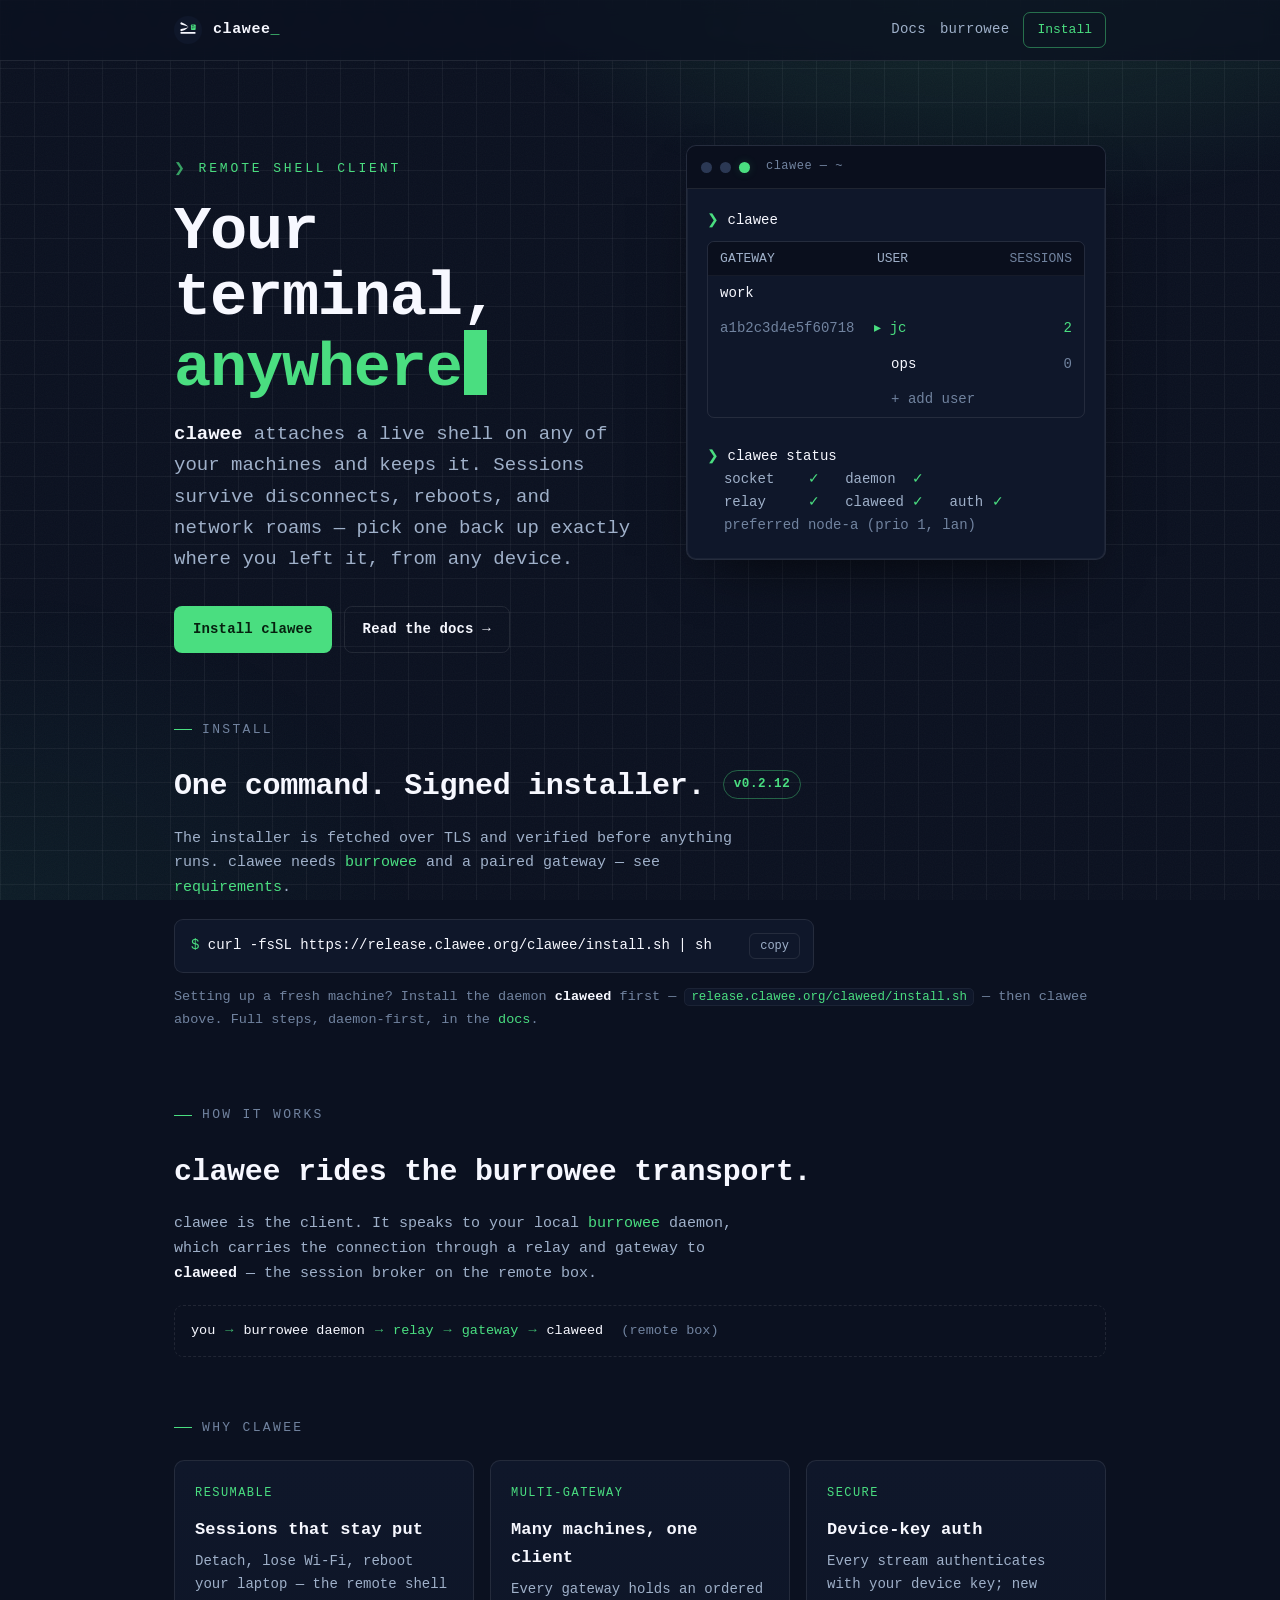
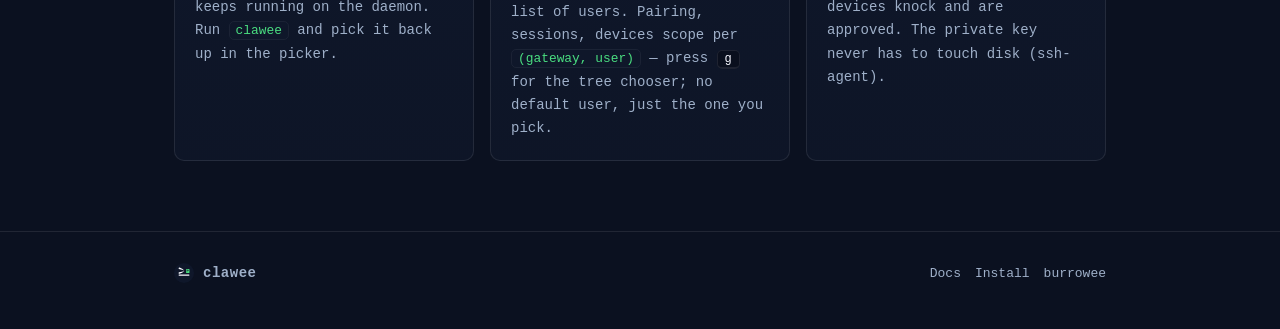
<file: index.html>
<!doctype html>
<html lang="en">
<head>
  <meta charset="utf-8">
  <meta name="viewport" content="width=device-width, initial-scale=1">
  <title>clawee — your terminal, anywhere</title>
  <meta name="description" content="clawee is a fast, resumable remote-shell client. Persistent PTY sessions across machines and gateways, over the burrowee transport.">
  <link rel="icon" type="image/svg+xml" href="/assets/clawee-icon.svg">
  <link rel="icon" type="image/png" sizes="32x32" href="/assets/favicon-32.png">
  <link rel="icon" href="/favicon.ico" sizes="any">
  <link rel="apple-touch-icon" href="/assets/apple-touch-icon.png">
  <link rel="stylesheet" href="/style.css?v=8">
  <meta property="og:title" content="clawee — your terminal, anywhere">
  <meta property="og:description" content="A fast, resumable remote-shell client over the burrowee transport.">
  <meta property="og:type" content="website">
  <meta property="og:url" content="https://clawee.org/">
  <meta property="og:image" content="https://clawee.org/assets/og.png">
  <meta property="og:image:width" content="1200">
  <meta property="og:image:height" content="630">
  <meta name="twitter:card" content="summary_large_image">
  <meta name="twitter:title" content="clawee — your terminal, anywhere">
  <meta name="twitter:description" content="A fast, resumable remote-shell client over the burrowee transport.">
  <meta name="twitter:image" content="https://clawee.org/assets/og.png">
</head>
<body>
  <header>
    <div class="wrap nav">
      <a class="brand" href="/">
        <img src="/assets/clawee-icon.svg" alt="">
        <span>clawee<span class="dot">_</span></span>
      </a>
      <span class="spacer"></span>
      <a class="link" href="/docs">Docs</a>
      <a class="link" href="https://burrowee.com">burrowee</a>
      <a class="cta" href="#install">Install</a>
    </div>
  </header>

  <main>
    <!-- HERO -->
    <section class="hero">
      <div class="wrap hero-grid">
        <div>
          <p class="eyebrow reveal d1">remote shell client</p>
          <h1 class="reveal d2">Your terminal,<br><span class="g">anywhere</span><span class="cursor"></span></h1>
          <p class="lede reveal d3">
            <strong>clawee</strong> attaches a live shell on any of your machines and keeps it.
            Sessions survive disconnects, reboots, and network roams — pick one back up exactly
            where you left it, from any device.
          </p>
          <div class="hero-actions reveal d4">
            <a class="btn btn-primary" href="#install">Install clawee</a>
            <a class="btn btn-ghost" href="/docs">Read the docs →</a>
          </div>
        </div>

        <div class="term reveal d3" aria-hidden="true">
          <div class="term-bar">
            <span class="b"></span><span class="b"></span><span class="b g"></span>
            <span class="t">clawee — ~</span>
          </div>
          <div class="term-body">
<div class="ln"><span class="p">❯</span> <span class="c">clawee</span></div>
<div class="picker">
  <div class="ph"><span>GATEWAY</span><span>USER</span><span class="gw">SESSIONS</span></div>
  <div class="pr"><span class="name">work</span><span></span><span></span></div>
  <div class="pr"><span class="name dim">a1b2c3d4e5f60718</span><span class="sel">▸ jc</span><span class="st-live">2</span></div>
  <div class="pr"><span></span><span class="name">&nbsp;&nbsp;ops</span><span class="st-dead">0</span></div>
  <div class="pr"><span></span><span class="name dim">&nbsp;&nbsp;+ add user</span><span></span></div>
</div>
<div class="ln">&nbsp;</div>
<div class="ln"><span class="p">❯</span> <span class="c">clawee status</span></div>
<div class="ln o">  socket    <span class="ok">✓</span>   daemon  <span class="ok">✓</span></div>
<div class="ln o">  relay     <span class="ok">✓</span>   claweed <span class="ok">✓</span>   auth <span class="ok">✓</span></div>
<div class="ln mut">  preferred node-a (prio 1, lan)</div>
          </div>
        </div>
      </div>
    </section>

    <!-- INSTALL -->
    <section id="install">
      <div class="wrap">
        <p class="section-h">Install</p>
        <h2>One command. Signed installer. <span class="ver">v0.2.12</span></h2>
        <p style="max-width:62ch">
          The installer is fetched over TLS and verified before anything runs.
          clawee needs <a href="https://burrowee.com" target="_blank" rel="noopener">burrowee</a> and a paired gateway —
          see <a href="/docs#requirements">requirements</a>.
        </p>
        <div class="cmd" style="margin:18px 0 10px; max-width:640px">
          <code><span class="p">$ </span>curl -fsSL https://release.clawee.org/clawee/install.sh | sh</code>
          <button class="copy" data-copy="curl -fsSL https://release.clawee.org/clawee/install.sh | sh">copy</button>
        </div>
        <p class="mut" style="color:var(--dim); font-size:13.5px">
          Setting up a fresh machine? Install the daemon <strong>claweed</strong> first —
          <code>release.clawee.org/claweed/install.sh</code> — then clawee above.
          Full steps, daemon-first, in the <a href="/docs#install">docs</a>.
        </p>
      </div>
    </section>

    <!-- HOW IT WORKS -->
    <section>
      <div class="wrap">
        <p class="section-h">How it works</p>
        <h2>clawee rides the burrowee transport.</h2>
        <p style="max-width:64ch">
          clawee is the client. It speaks to your local <a href="https://burrowee.com" target="_blank" rel="noopener">burrowee</a>
          daemon, which carries the connection through a relay and gateway to
          <strong>claweed</strong> — the session broker on the remote box.
        </p>
        <div class="flow" style="margin-top:18px">
          <span class="node">you</span><span class="arr">→</span>
          <span class="node">burrowee&nbsp;daemon</span><span class="arr">→</span>
          <span class="rem">relay</span><span class="arr">→</span>
          <span class="rem">gateway</span><span class="arr">→</span>
          <span class="node">claweed</span>
          <span style="color:var(--dim)">&nbsp;(remote box)</span>
        </div>
      </div>
    </section>

    <!-- FEATURES -->
    <section>
      <div class="wrap">
        <p class="section-h">Why clawee</p>
        <div class="cards">
          <div class="card">
            <span class="k">resumable</span>
            <h3>Sessions that stay put</h3>
            <p>Detach, lose Wi-Fi, reboot your laptop — the remote shell keeps running on the daemon. Run <code>clawee</code> and pick it back up in the picker.</p>
          </div>
          <div class="card">
            <span class="k">multi-gateway</span>
            <h3>Many machines, one client</h3>
            <p>Every gateway holds an ordered list of users. Pairing, sessions, devices scope per <code>(gateway, user)</code> — press <kbd>g</kbd> for the tree chooser; no default user, just the one you pick.</p>
          </div>
          <div class="card">
            <span class="k">secure</span>
            <h3>Device-key auth</h3>
            <p>Every stream authenticates with your device key; new devices knock and are approved. The private key never has to touch disk (ssh-agent).</p>
          </div>
        </div>
      </div>
    </section>
  </main>

  <footer>
    <div class="wrap foot">
      <a class="brand" href="/" style="gap:9px">
        <img src="/assets/clawee-icon.svg" alt="" style="width:20px;height:20px">
        <span style="font-size:14px">clawee</span>
      </a>
      <span class="spacer"></span>
      <a href="/docs">Docs</a>
      <a href="/docs#install">Install</a>
      <a href="https://burrowee.com" target="_blank" rel="noopener">burrowee</a>
    </div>
  </footer>

  <script src="/script.js?v=6"></script>
</body>
</html>
</file>
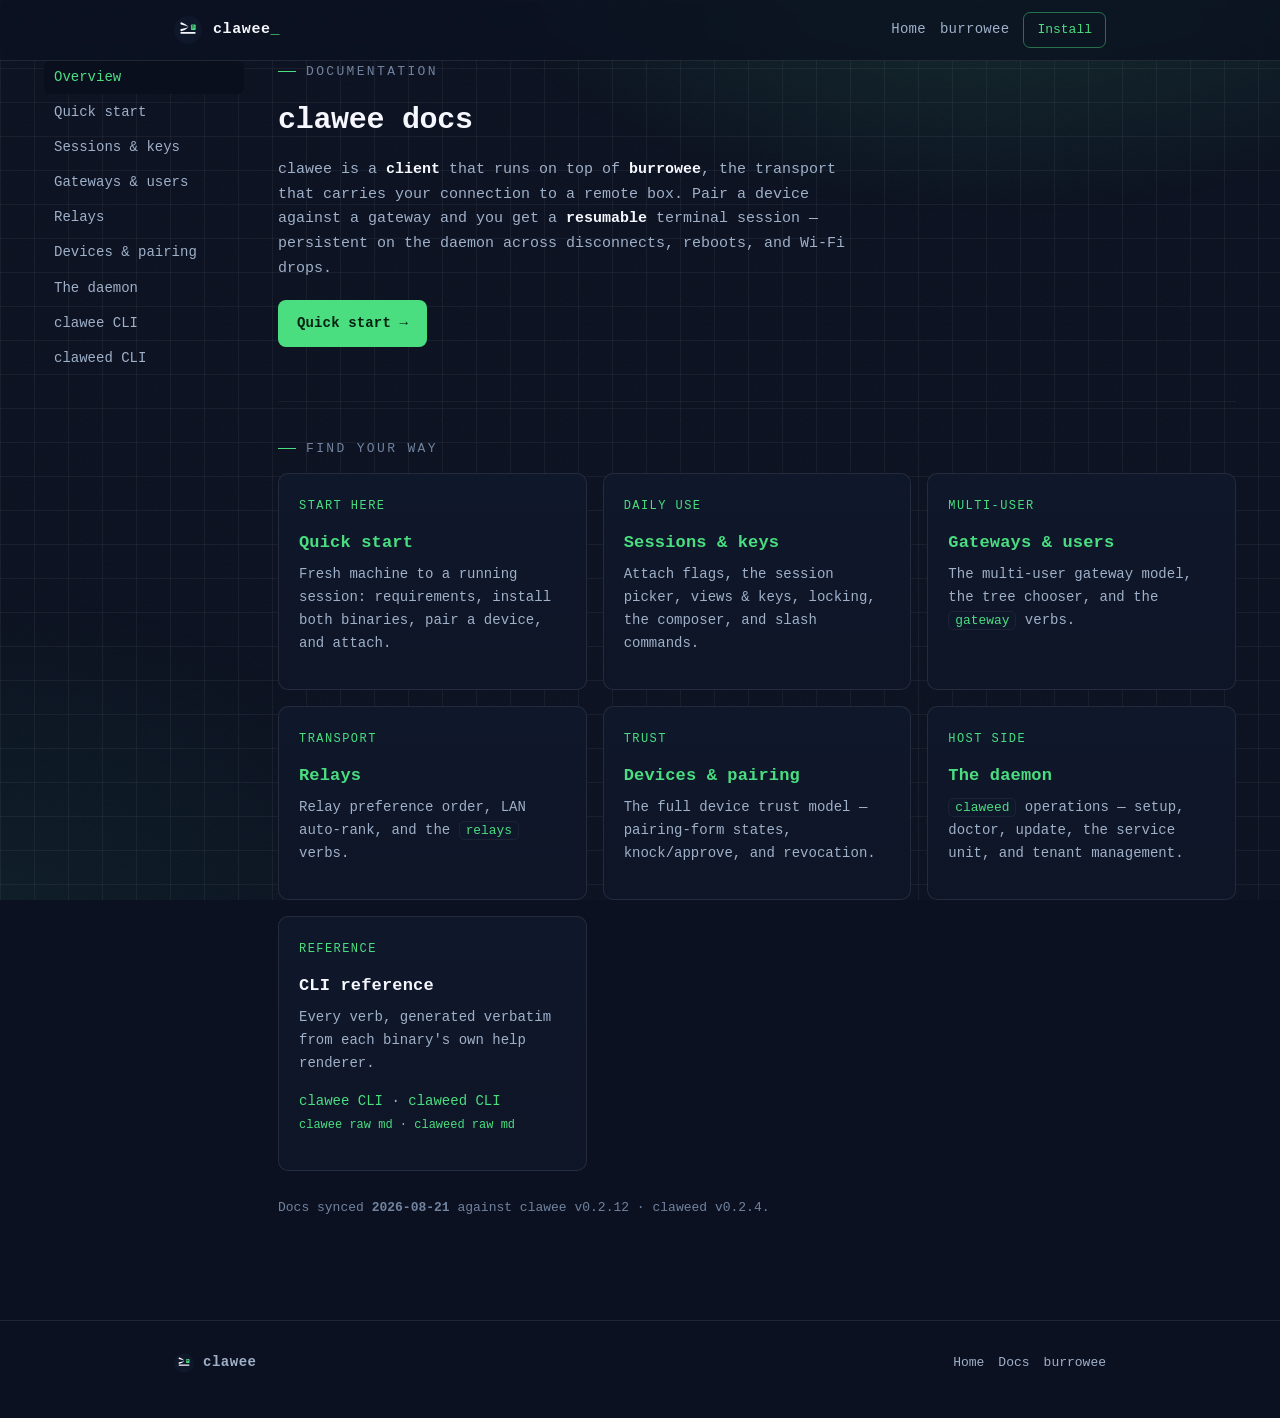
<file: docs/index.html>
<!doctype html>
<html lang="en">
<head>
  <meta charset="utf-8">
  <meta name="viewport" content="width=device-width, initial-scale=1">
  <title>clawee — docs</title>
  <meta name="description" content="Install clawee, pair a device, and the full command reference. clawee runs on top of the burrowee transport.">
  <link rel="icon" type="image/svg+xml" href="/assets/clawee-icon.svg">
  <link rel="icon" type="image/png" sizes="32x32" href="/assets/favicon-32.png">
  <link rel="icon" href="/favicon.ico" sizes="any">
  <link rel="apple-touch-icon" href="/assets/apple-touch-icon.png">
  <link rel="stylesheet" href="/style.css?v=8">
  <meta property="og:title" content="clawee — docs">
  <meta property="og:description" content="Install clawee, pair a device, and the full command reference. clawee runs on the burrowee transport.">
  <meta property="og:type" content="website">
  <meta property="og:url" content="https://clawee.org/docs">
  <meta property="og:image" content="https://clawee.org/assets/og.png">
  <meta property="og:image:width" content="1200">
  <meta property="og:image:height" content="630">
  <meta name="twitter:card" content="summary_large_image">
  <meta name="twitter:title" content="clawee — docs">
  <meta name="twitter:description" content="Install clawee, pair a device, and the full command reference.">
  <meta name="twitter:image" content="https://clawee.org/assets/og.png">
</head>
<body>
  <header>
    <div class="wrap nav">
      <a class="brand" href="/">
        <img src="/assets/clawee-icon.svg" alt="">
        <span>clawee<span class="dot">_</span></span>
      </a>
      <span class="spacer"></span>
      <a class="link" href="/">Home</a>
      <a class="link" href="https://burrowee.com">burrowee</a>
      <a class="cta" href="#install">Install</a>
    </div>
  </header>

  <main class="wrap docs-wide docs-layout">
    <nav class="docs-side" aria-label="Docs">
      <a href="/docs" class="active">Overview</a>
      <a href="/docs/quickstart">Quick start</a>
      <a href="/docs/sessions">Sessions &amp; keys</a>
      <a href="/docs/gateways">Gateways &amp; users</a>
      <a href="/docs/relays">Relays</a>
      <a href="/docs/devices">Devices &amp; pairing</a>
      <a href="/docs/daemon">The daemon</a>
      <a href="/docs/clawee">clawee CLI</a>
      <a href="/docs/claweed">claweed CLI</a>
    </nav>

    <div class="doc">
      <section>
        <p class="section-h">Documentation</p>
        <h1>clawee docs</h1>
        <p style="max-width:64ch">
          clawee is a <strong>client</strong> that runs on top of
          <a href="https://burrowee.com" target="_blank" rel="noopener"><strong>burrowee</strong></a>, the transport
          that carries your connection to a remote box. Pair a device against a gateway and you get a
          <strong>resumable</strong> terminal session — persistent on the daemon across disconnects, reboots, and
          Wi-Fi drops.
        </p>
        <p style="margin-top:18px">
          <a class="btn btn-primary" href="/docs/quickstart">Quick start →</a>
        </p>
      </section>

      <section style="margin-top:36px">
        <p class="section-h">Find your way</p>
        <div class="cards">
          <div class="card" id="requirements">
            <span id="install"></span><span id="pairing"></span>
            <span class="k">start here</span>
            <h3><a href="/docs/quickstart">Quick start</a></h3>
            <p>Fresh machine to a running session: requirements, install both binaries, pair a device, and attach.</p>
          </div>
          <div class="card" id="attach">
            <span id="keys"></span><span id="lock"></span><span id="composer"></span><span id="slash"></span>
            <span class="k">daily use</span>
            <h3><a href="/docs/sessions">Sessions &amp; keys</a></h3>
            <p>Attach flags, the session picker, views &amp; keys, locking, the composer, and slash commands.</p>
          </div>
          <div class="card" id="gateways">
            <span class="k">multi-user</span>
            <h3><a href="/docs/gateways">Gateways &amp; users</a></h3>
            <p>The multi-user gateway model, the tree chooser, and the <code>gateway</code> verbs.</p>
          </div>
          <div class="card" id="relays">
            <span class="k">transport</span>
            <h3><a href="/docs/relays">Relays</a></h3>
            <p>Relay preference order, LAN auto-rank, and the <code>relays</code> verbs.</p>
          </div>
          <div class="card" id="devices">
            <span class="k">trust</span>
            <h3><a href="/docs/devices">Devices &amp; pairing</a></h3>
            <p>The full device trust model — pairing-form states, knock/approve, and revocation.</p>
          </div>
          <div class="card">
            <span class="k">host side</span>
            <h3><a href="/docs/daemon">The daemon</a></h3>
            <p><code>claweed</code> operations — setup, doctor, update, the service unit, and tenant management.</p>
          </div>
          <div class="card" id="commands">
            <span class="k">reference</span>
            <h3>CLI reference</h3>
            <p>Every verb, generated verbatim from each binary's own help renderer.</p>
            <p style="margin-top:8px">
              <a href="/docs/clawee">clawee CLI</a> · <a href="/docs/claweed">claweed CLI</a><br>
              <span style="font-size:12px"><a href="/docs/clawee/cli-help.md">clawee raw md</a> · <a href="/docs/claweed/cli-help.md">claweed raw md</a></span>
            </p>
          </div>
        </div>
        <p style="margin-top:26px; color:var(--dim); font-size:13px">
          <!-- Static on purpose: NOT class="ver" — script.js rewrites those to the live
               channel version, which would make this stamp claim a sync it never had. -->
          Docs synced <b>2026-08-21</b> against clawee v0.2.12 · claweed v0.2.4.
        </p>
      </section>
    </div>
  </main>

  <footer>
    <div class="wrap foot">
      <a class="brand" href="/" style="gap:9px">
        <img src="/assets/clawee-icon.svg" alt="" style="width:20px;height:20px">
        <span style="font-size:14px">clawee</span>
      </a>
      <span class="spacer"></span>
      <a href="/">Home</a>
      <a href="/docs">Docs</a>
      <a href="https://burrowee.com" target="_blank" rel="noopener">burrowee</a>
    </div>
  </footer>

  <script src="/script.js?v=6"></script>
</body>
</html>
</file>
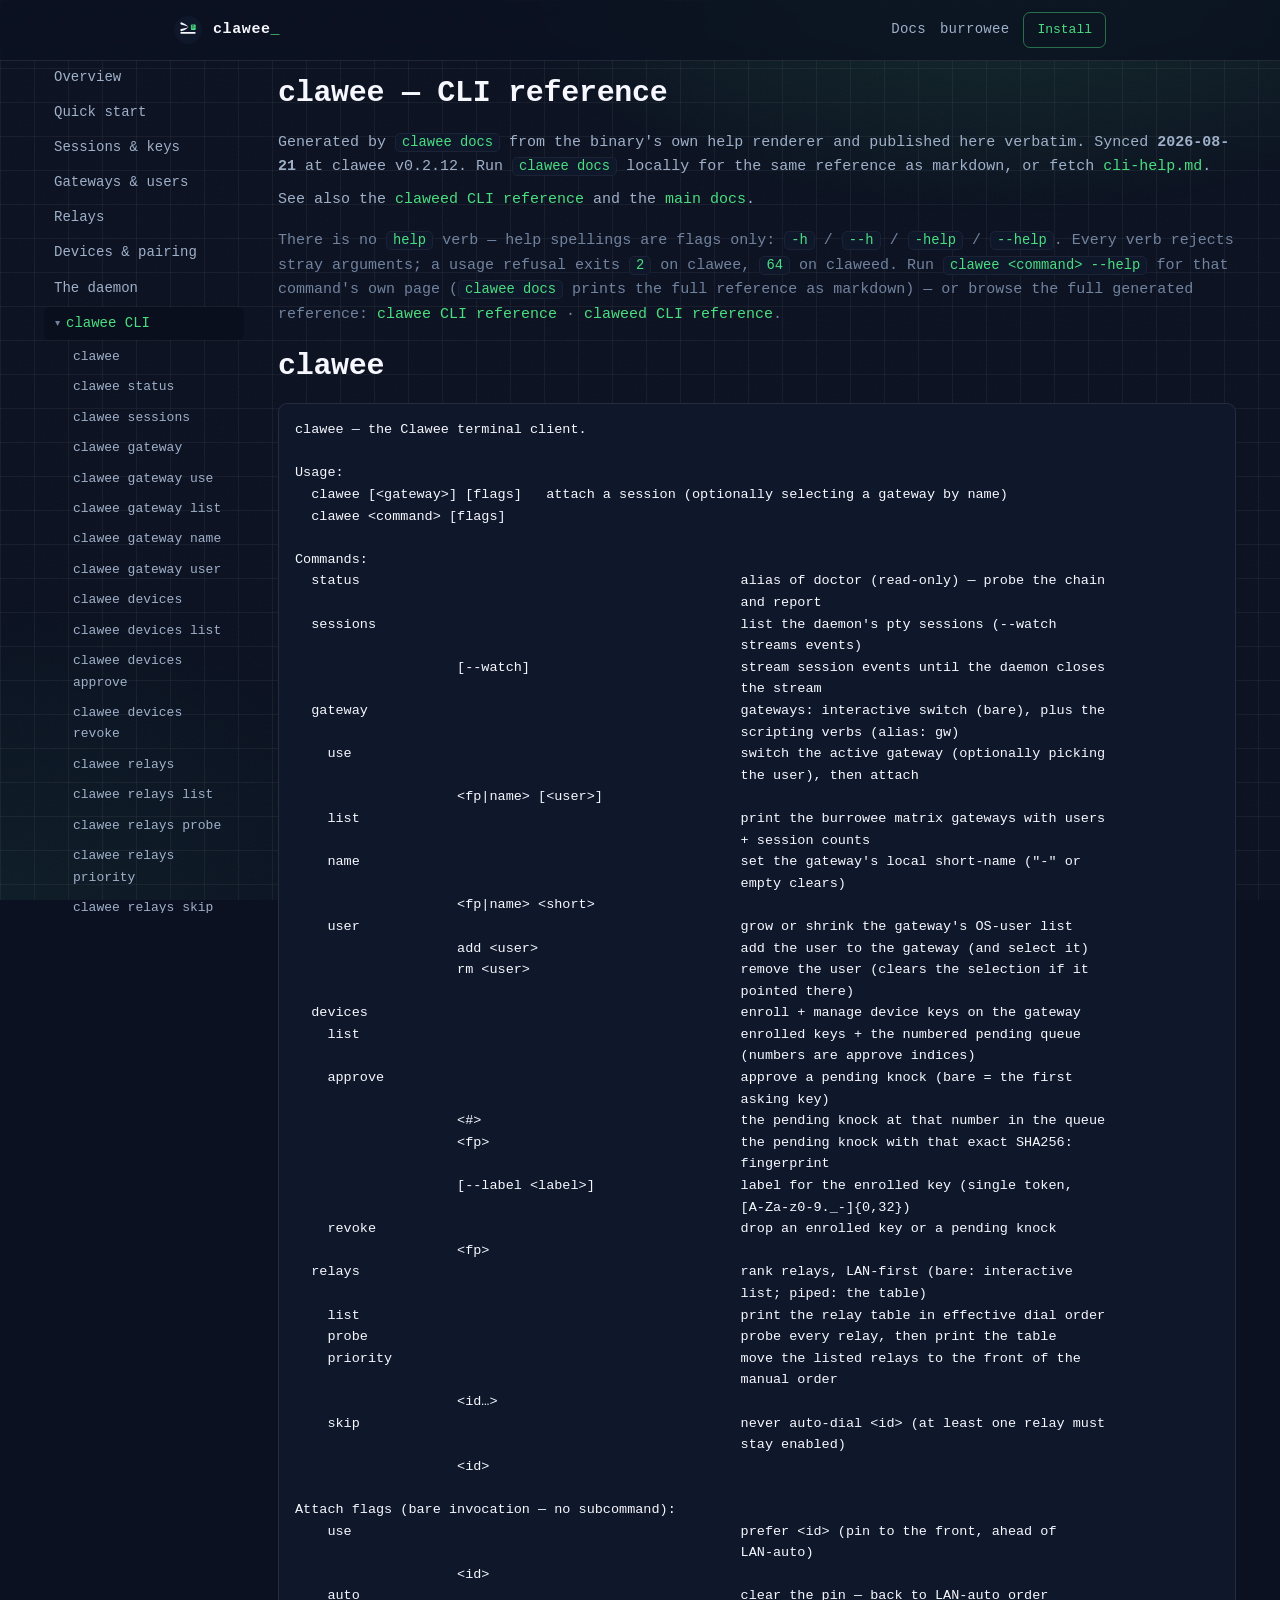
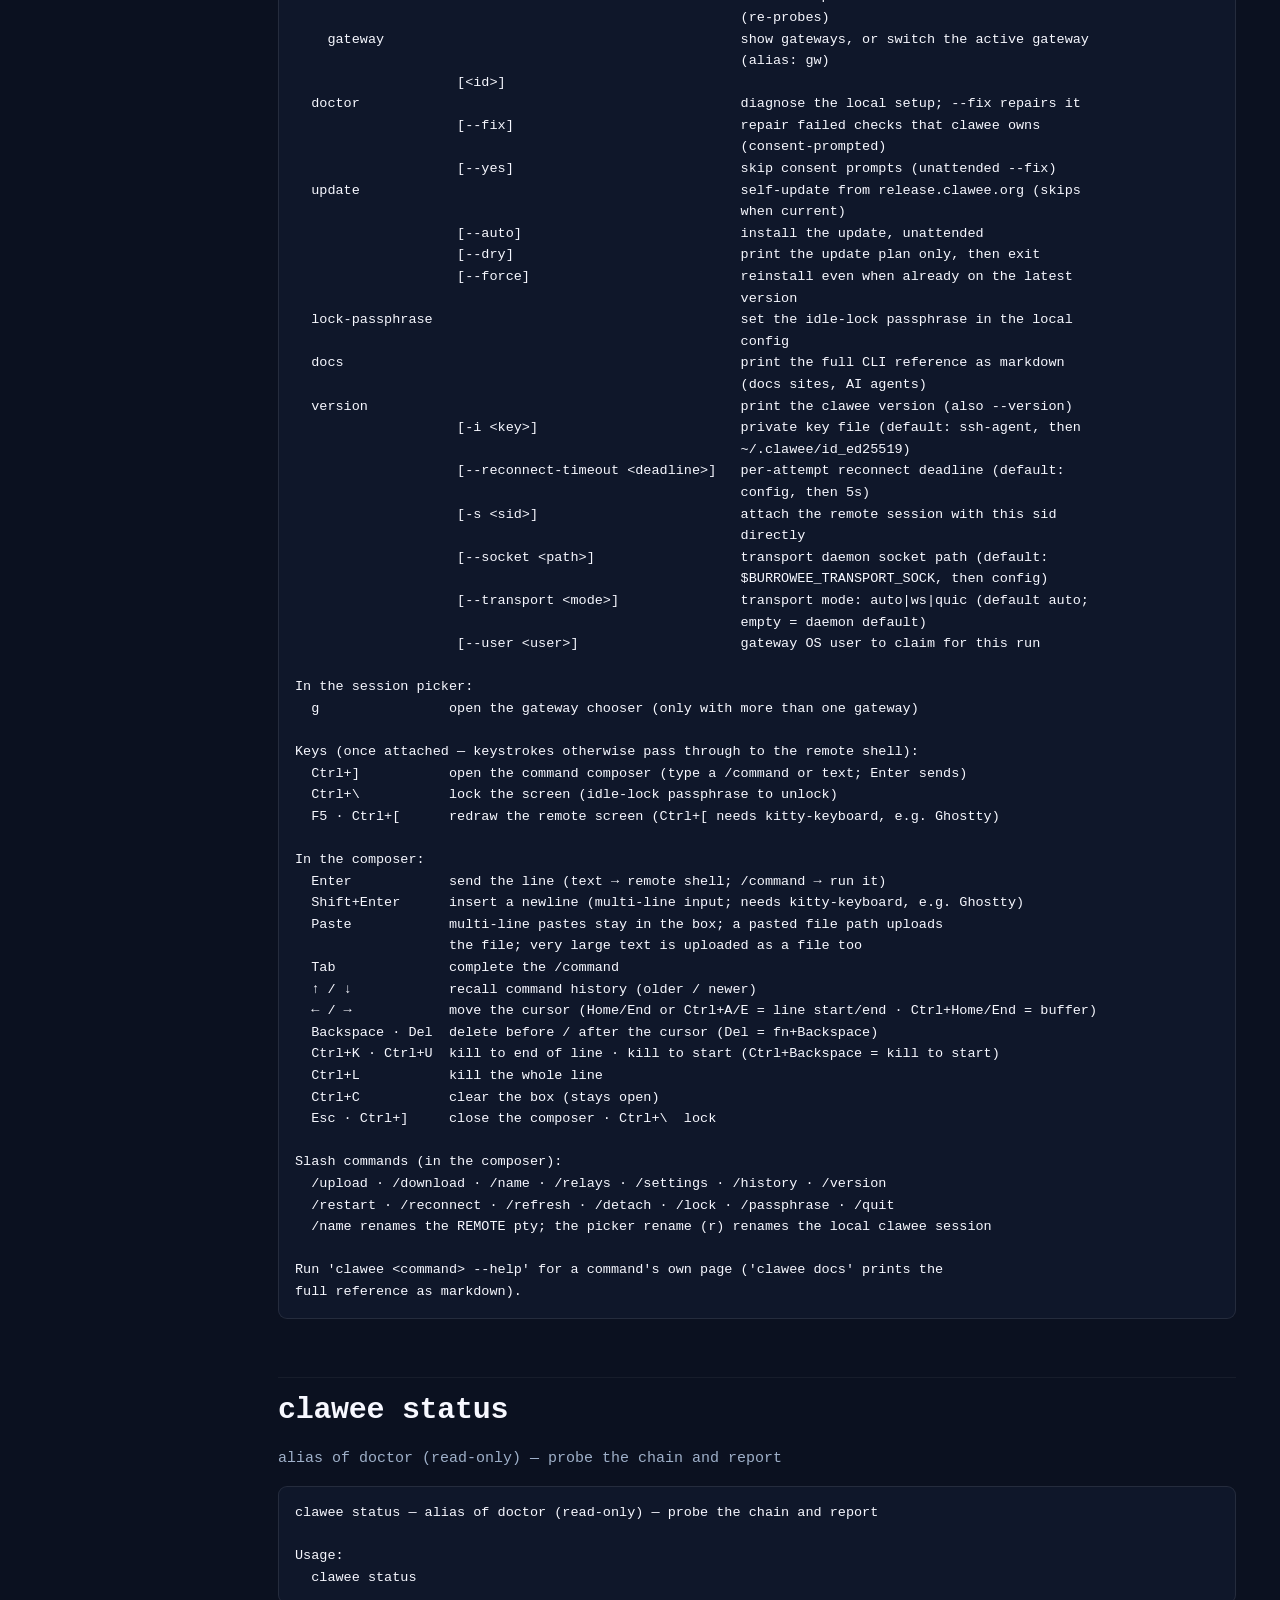
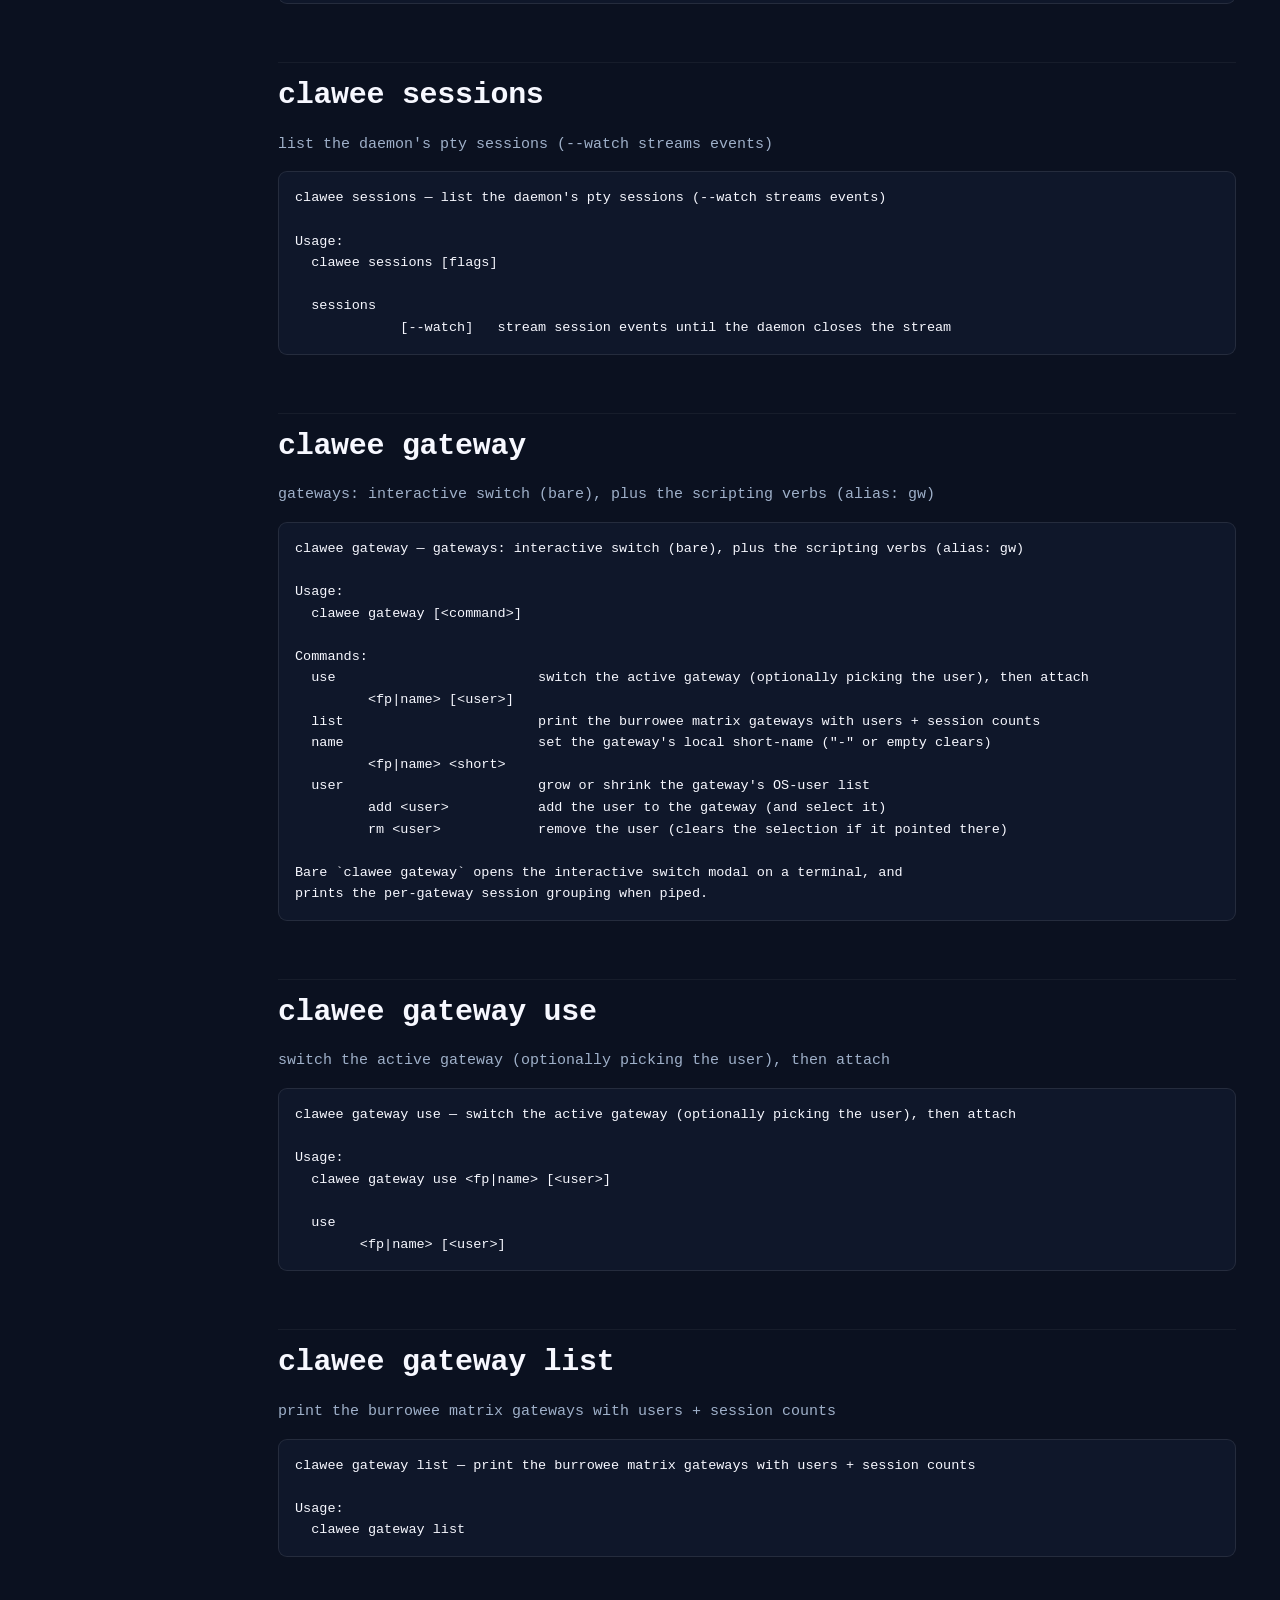
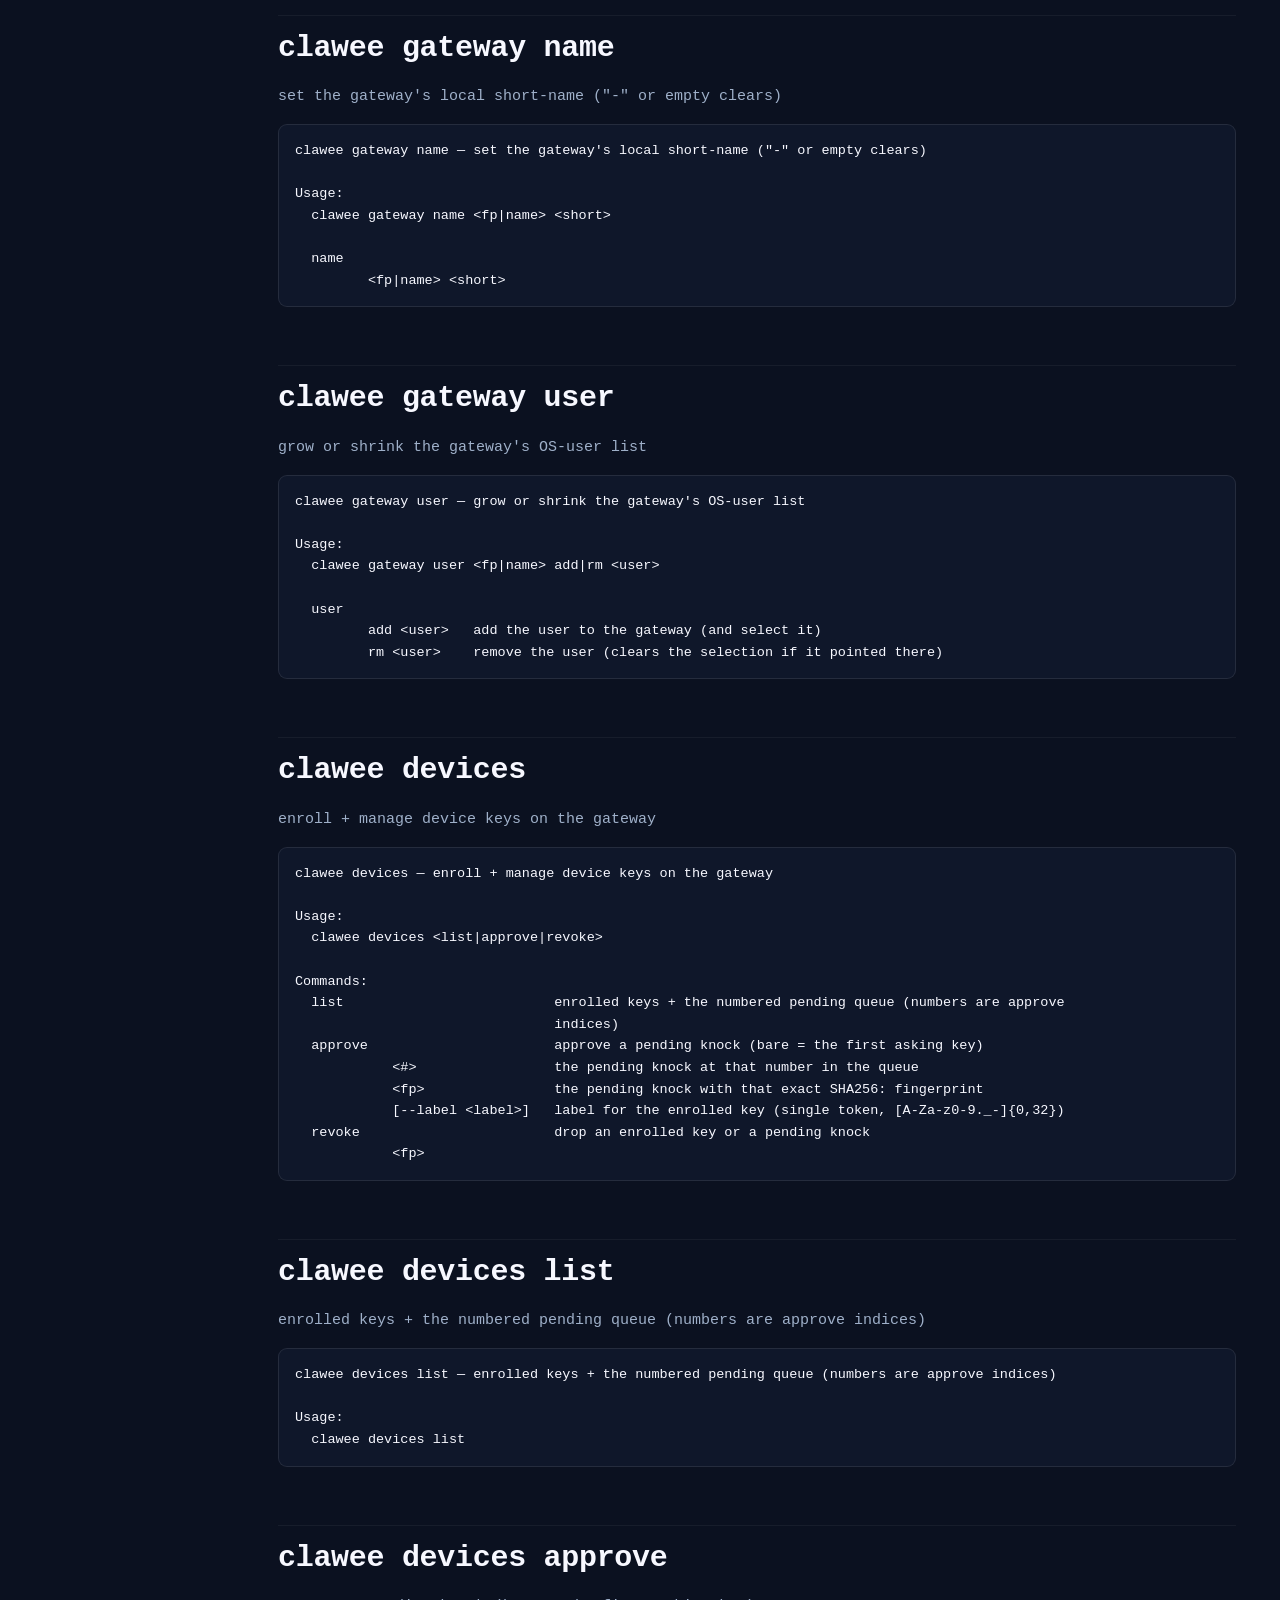
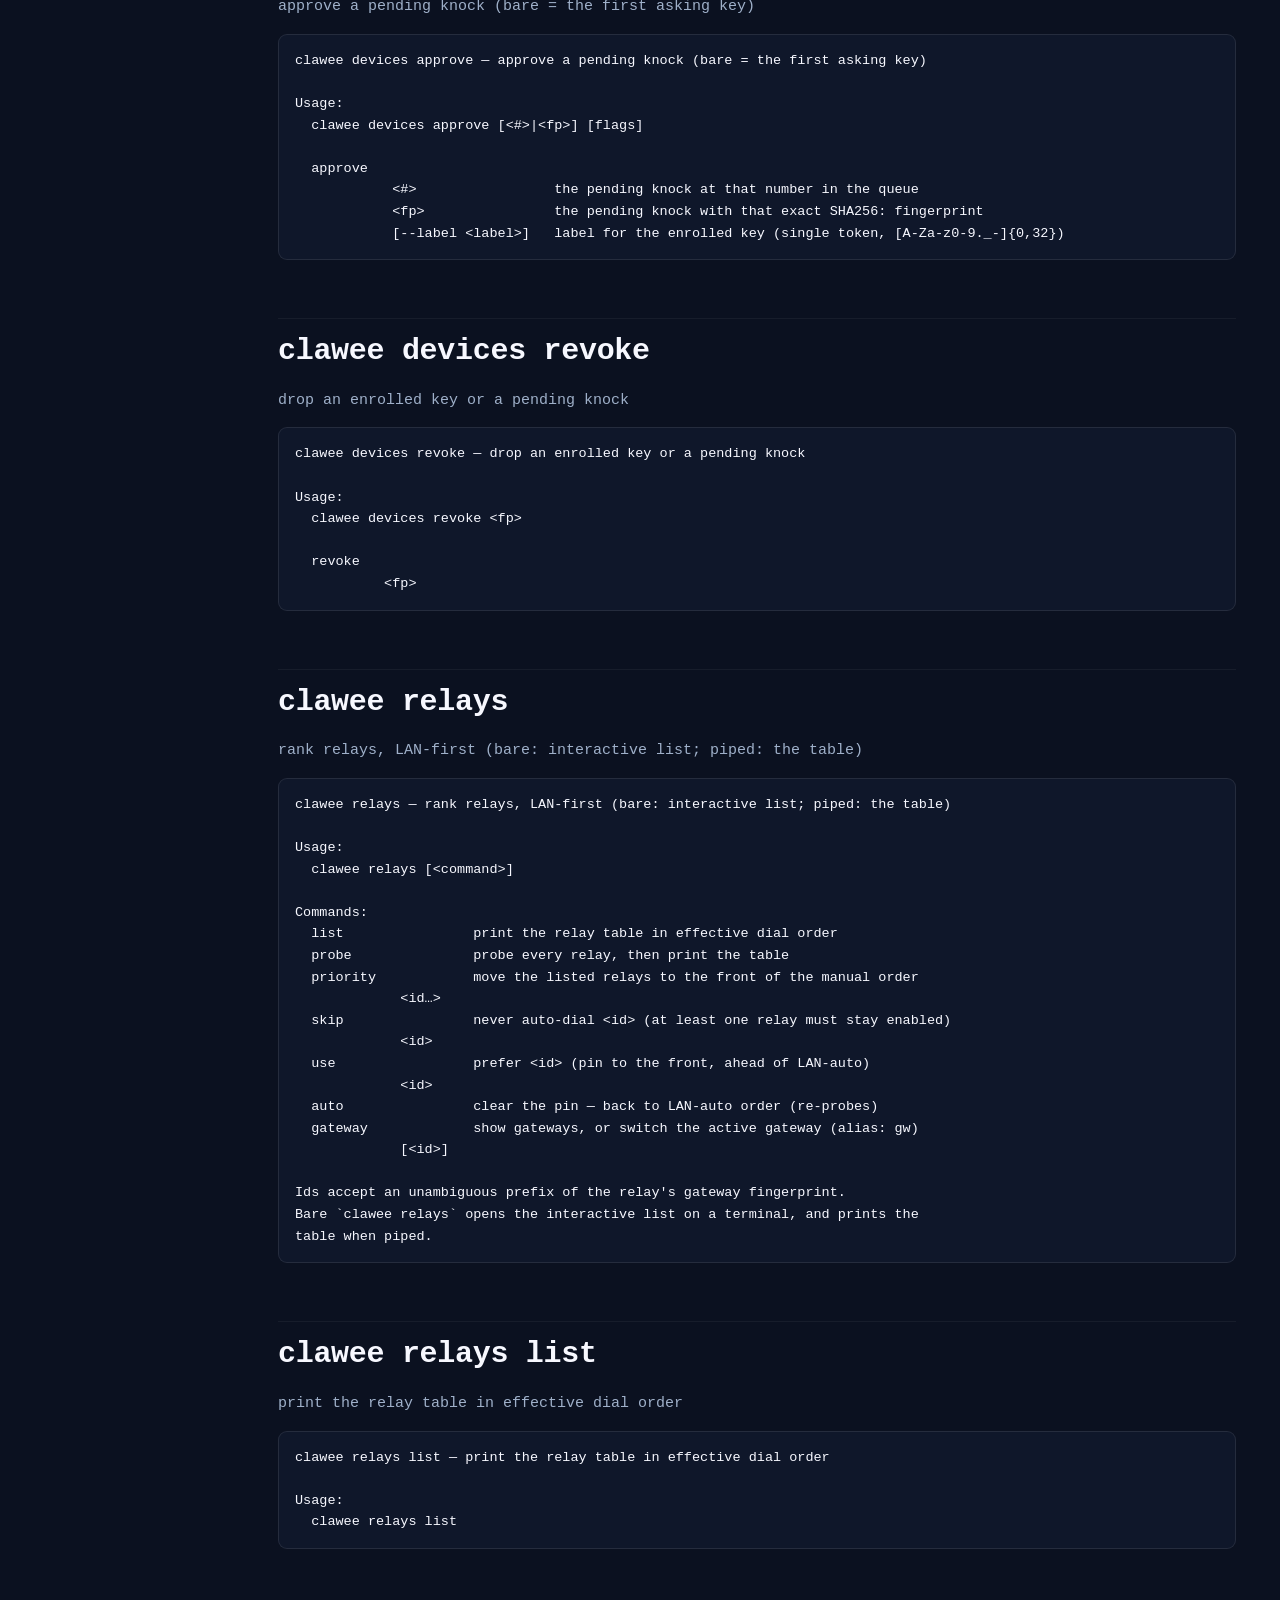
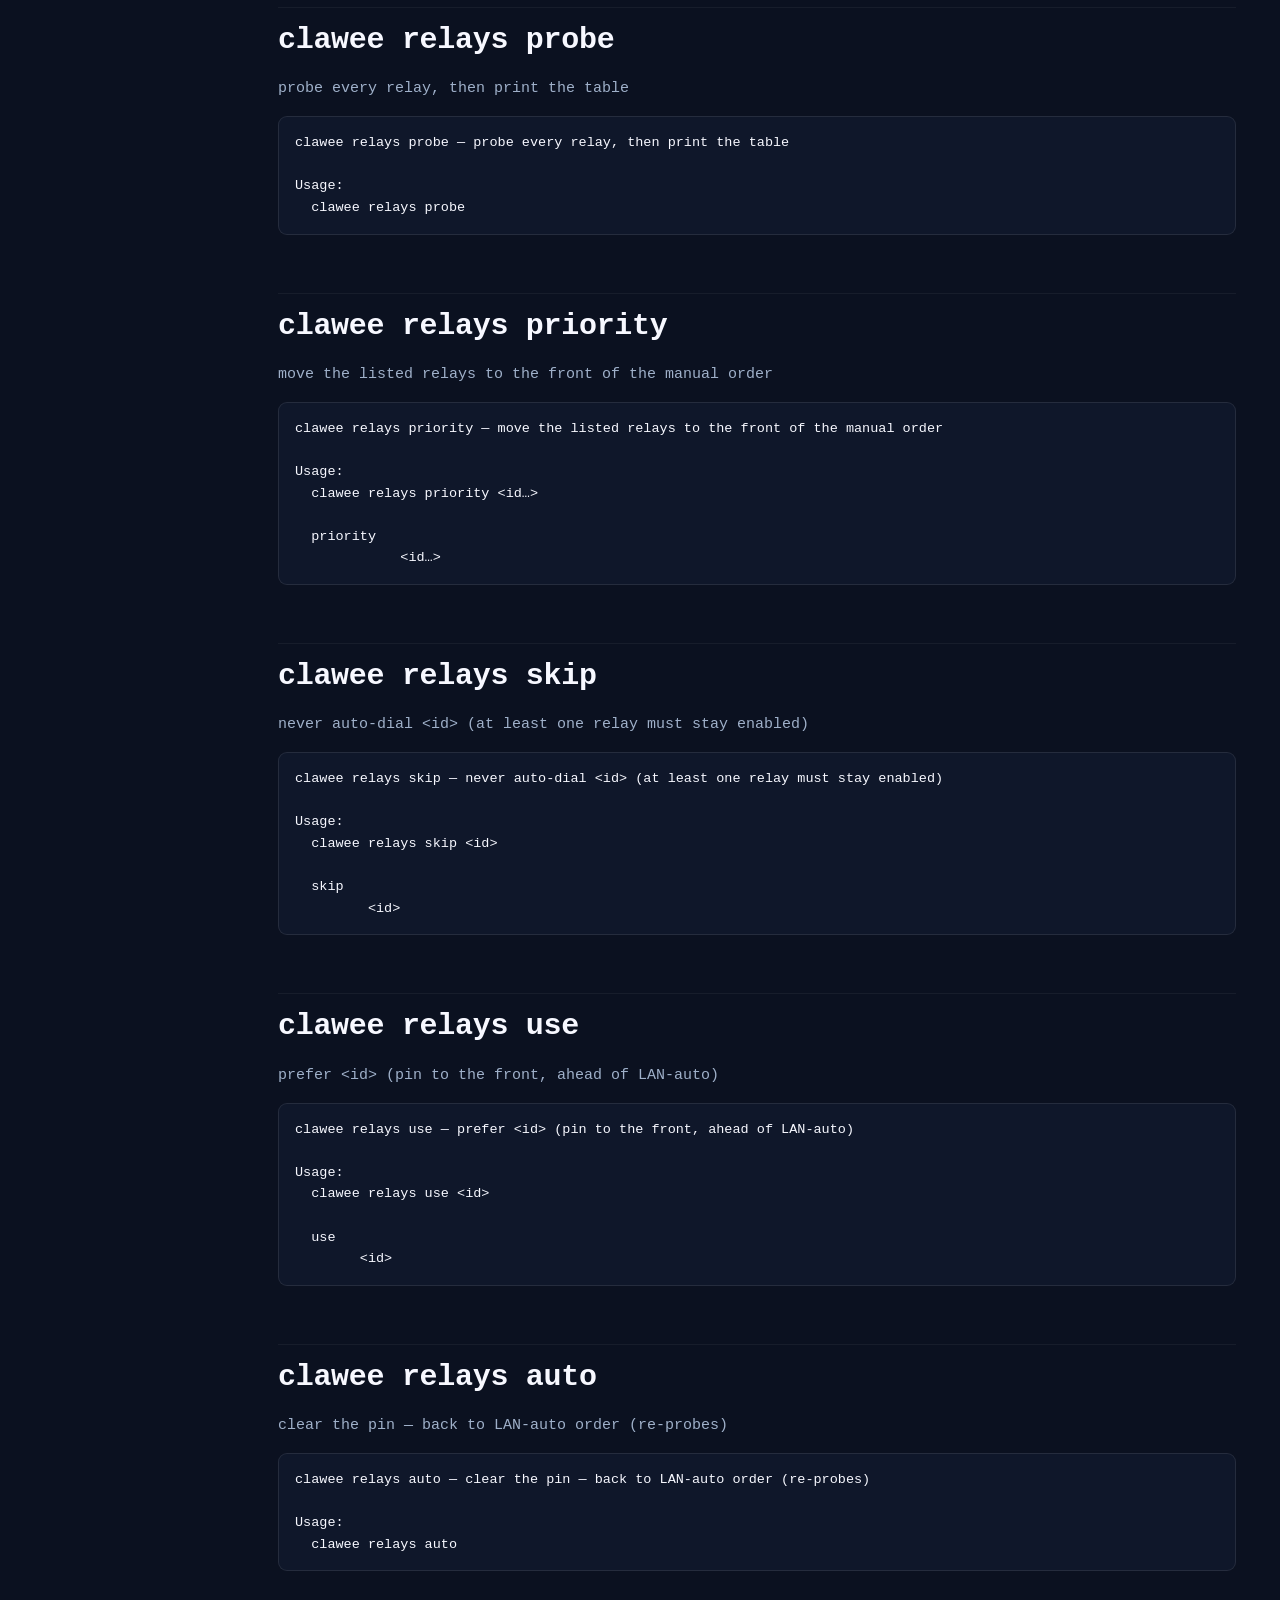
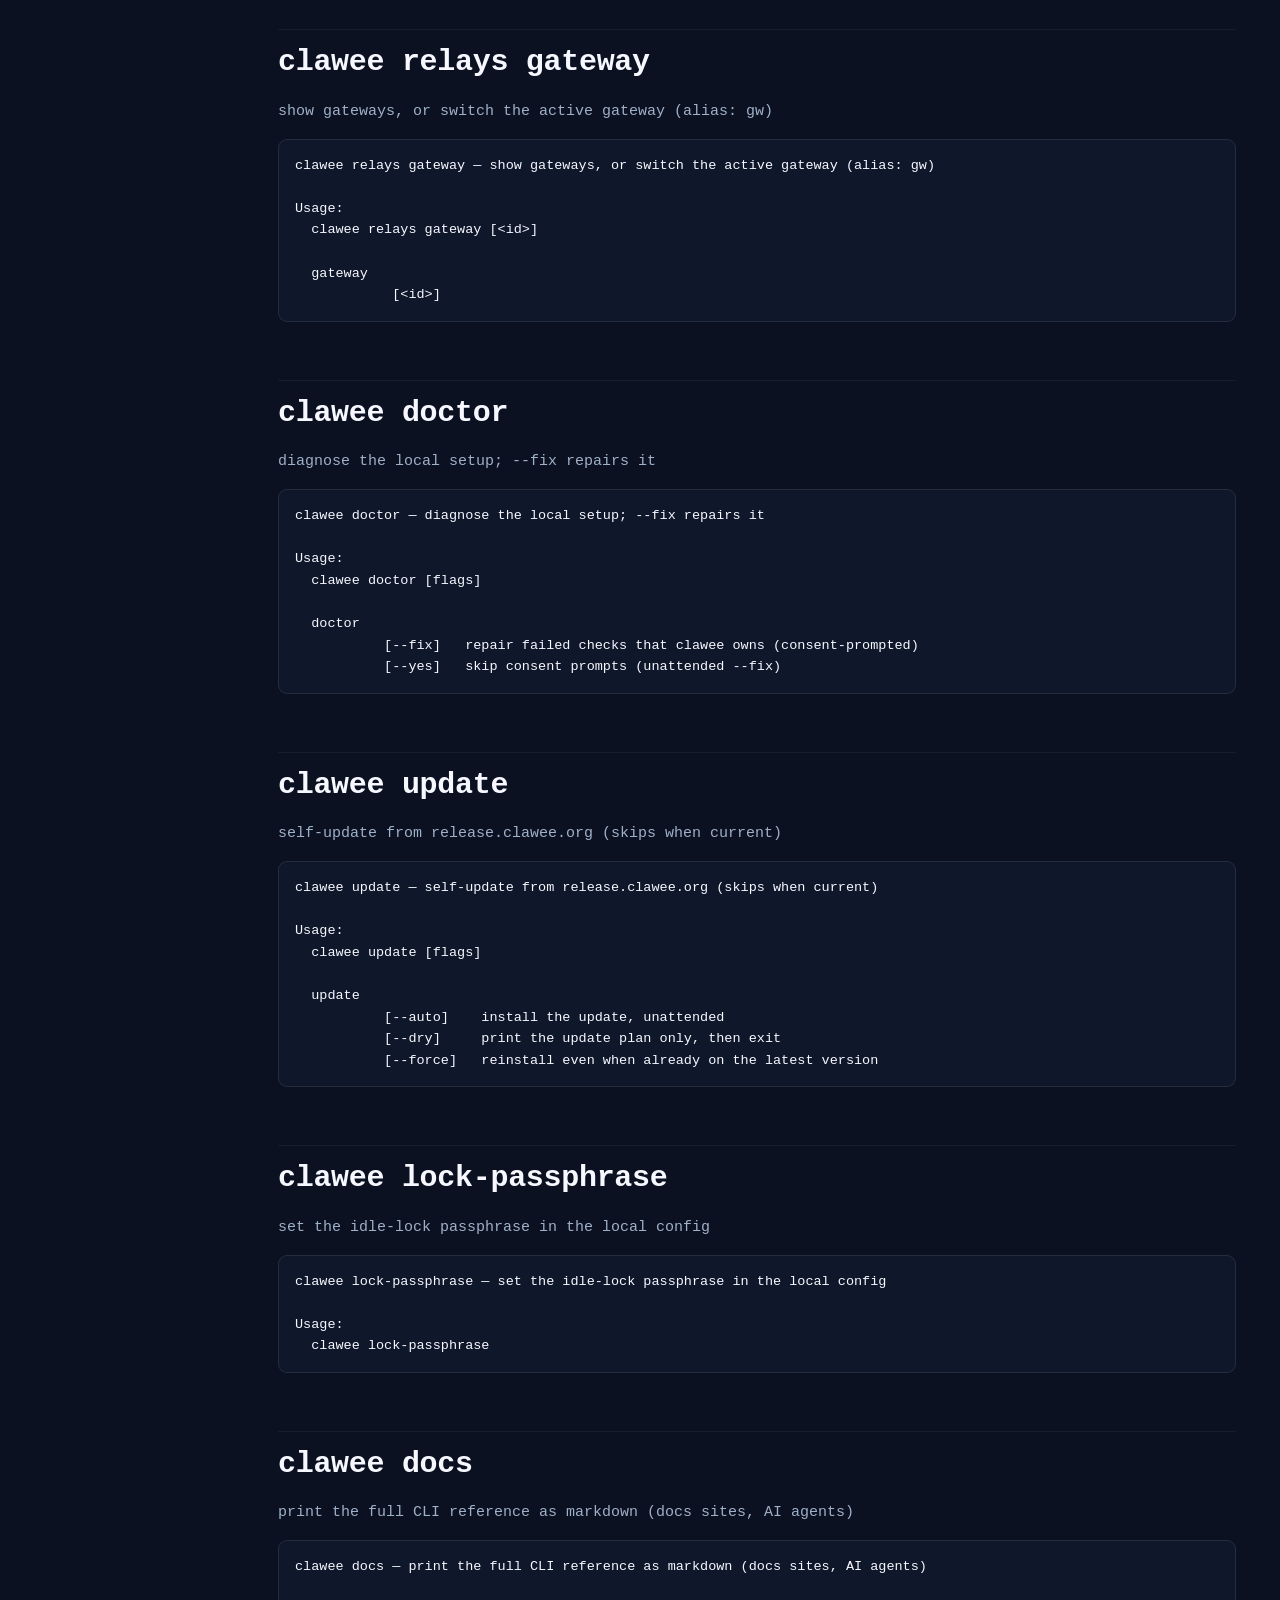
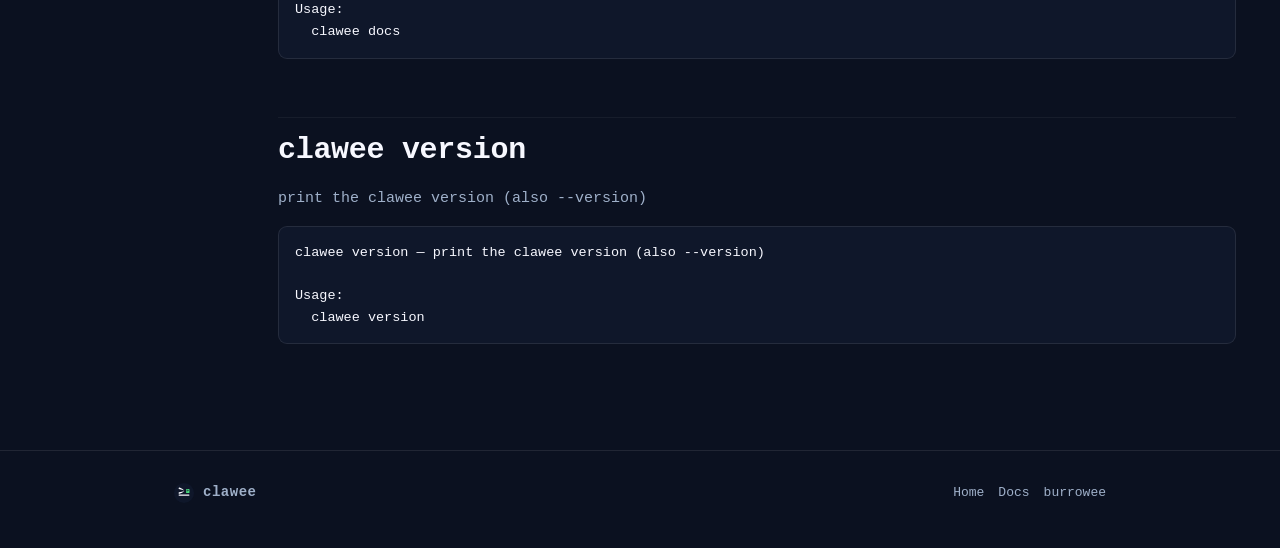
<file: docs/clawee/index.html>
<!doctype html>
<html lang="en">
<head>
  <meta charset="utf-8">
  <meta name="viewport" content="width=device-width, initial-scale=1">
  <title>clawee — CLI reference</title>
  <meta name="description" content="The full clawee CLI reference, generated verbatim from the binary's own help renderer.">
  <link rel="icon" type="image/svg+xml" href="/assets/clawee-icon.svg">
  <link rel="icon" type="image/png" sizes="32x32" href="/assets/favicon-32.png">
  <link rel="icon" href="/favicon.ico" sizes="any">
  <link rel="apple-touch-icon" href="/assets/apple-touch-icon.png">
  <link rel="stylesheet" href="../../style.css?v=8">
  <meta property="og:title" content="clawee — CLI reference">
  <meta property="og:description" content="The full clawee CLI reference, generated verbatim from the binary's own help renderer.">
  <meta property="og:type" content="website">
  <meta property="og:url" content="https://clawee.org/docs/clawee">
  <meta property="og:image" content="https://clawee.org/assets/og.png">
  <meta property="og:image:width" content="1200">
  <meta property="og:image:height" content="630">
  <meta name="twitter:card" content="summary_large_image">
  <meta name="twitter:title" content="clawee — CLI reference">
  <meta name="twitter:description" content="The full clawee CLI reference, generated verbatim from the binary's own help renderer.">
  <meta name="twitter:image" content="https://clawee.org/assets/og.png">
</head>
<body>
  <header>
    <div class="wrap nav">
      <a class="brand" href="/">
        <img src="/assets/clawee-icon.svg" alt="">
        <span>clawee<span class="dot">_</span></span>
      </a>
      <span class="spacer"></span>
      <a class="link" href="/docs">Docs</a>
      <a class="link" href="https://burrowee.com">burrowee</a>
      <a class="cta" href="/docs/quickstart#install">Install</a>
    </div>
  </header>

  <main class="wrap docs-wide docs-layout">
    <nav class="docs-side" aria-label="Docs">
      <a href="/docs">Overview</a>
      <a href="/docs/quickstart">Quick start</a>
      <a href="/docs/sessions">Sessions &amp; keys</a>
      <a href="/docs/gateways">Gateways &amp; users</a>
      <a href="/docs/relays">Relays</a>
      <a href="/docs/devices">Devices &amp; pairing</a>
      <a href="/docs/daemon">The daemon</a>
      <details open>
        <summary>clawee CLI</summary>
        <ul>
          <li><a href="#clawee">clawee</a></li>
          <li><a href="#clawee-status">clawee status</a></li>
          <li><a href="#clawee-sessions">clawee sessions</a></li>
          <li><a href="#clawee-gateway">clawee gateway</a></li>
          <li><a href="#clawee-gateway-use">clawee gateway use</a></li>
          <li><a href="#clawee-gateway-list">clawee gateway list</a></li>
          <li><a href="#clawee-gateway-name">clawee gateway name</a></li>
          <li><a href="#clawee-gateway-user">clawee gateway user</a></li>
          <li><a href="#clawee-devices">clawee devices</a></li>
          <li><a href="#clawee-devices-list">clawee devices list</a></li>
          <li><a href="#clawee-devices-approve">clawee devices approve</a></li>
          <li><a href="#clawee-devices-revoke">clawee devices revoke</a></li>
          <li><a href="#clawee-relays">clawee relays</a></li>
          <li><a href="#clawee-relays-list">clawee relays list</a></li>
          <li><a href="#clawee-relays-probe">clawee relays probe</a></li>
          <li><a href="#clawee-relays-priority">clawee relays priority</a></li>
          <li><a href="#clawee-relays-skip">clawee relays skip</a></li>
          <li><a href="#clawee-relays-use">clawee relays use</a></li>
          <li><a href="#clawee-relays-auto">clawee relays auto</a></li>
          <li><a href="#clawee-relays-gateway">clawee relays gateway</a></li>
          <li><a href="#clawee-doctor">clawee doctor</a></li>
          <li><a href="#clawee-update">clawee update</a></li>
          <li><a href="#clawee-lock-passphrase">clawee lock-passphrase</a></li>
          <li><a href="#clawee-docs">clawee docs</a></li>
          <li><a href="#clawee-version">clawee version</a></li>
        </ul>
      </details>
      <a href="/docs/claweed">claweed CLI</a>
    </nav>

    <div class="doc">
      <h1>clawee — CLI reference</h1>
      <p>
        Generated by <code>clawee docs</code> from the binary's own help renderer and published
        here verbatim. Synced <b>2026-08-21</b> at clawee v0.2.12. Run <code>clawee docs</code>
        locally for the same reference as markdown, or fetch
        <a href="/docs/clawee/cli-help.md">cli-help.md</a>.
      </p>
      <p style="margin-top:-6px">
        See also the <a href="/docs/claweed">claweed CLI reference</a> and the
        <a href="/docs">main docs</a>.
      </p>
      <p style="margin-top:16px; color:var(--dim)">
        There is no <code>help</code> verb — help spellings are flags only: <code>-h</code> / <code>--h</code> / <code>-help</code> / <code>--help</code>.
        Every verb rejects stray arguments; a usage refusal exits <code>2</code> on clawee, <code>64</code> on claweed.
        Run <code>clawee &lt;command&gt; --help</code> for that command's own page (<code>clawee docs</code> prints the full reference as markdown) — or browse the full generated reference:
        <a href="/docs/clawee">clawee CLI reference</a> · <a href="/docs/claweed">claweed CLI reference</a>.
      </p>

      <section id="clawee">
        <h2>clawee</h2>
        <pre class="help">clawee — the Clawee terminal client.

Usage:
  clawee [&lt;gateway&gt;] [flags]   attach a session (optionally selecting a gateway by name)
  clawee &lt;command&gt; [flags]

Commands:
  status                                               alias of doctor (read-only) — probe the chain
                                                       and report
  sessions                                             list the daemon&#x27;s pty sessions (--watch
                                                       streams events)
                    [--watch]                          stream session events until the daemon closes
                                                       the stream
  gateway                                              gateways: interactive switch (bare), plus the
                                                       scripting verbs (alias: gw)
    use                                                switch the active gateway (optionally picking
                                                       the user), then attach
                    &lt;fp|name&gt; [&lt;user&gt;]
    list                                               print the burrowee matrix gateways with users
                                                       + session counts
    name                                               set the gateway&#x27;s local short-name (&quot;-&quot; or
                                                       empty clears)
                    &lt;fp|name&gt; &lt;short&gt;
    user                                               grow or shrink the gateway&#x27;s OS-user list
                    add &lt;user&gt;                         add the user to the gateway (and select it)
                    rm &lt;user&gt;                          remove the user (clears the selection if it
                                                       pointed there)
  devices                                              enroll + manage device keys on the gateway
    list                                               enrolled keys + the numbered pending queue
                                                       (numbers are approve indices)
    approve                                            approve a pending knock (bare = the first
                                                       asking key)
                    &lt;#&gt;                                the pending knock at that number in the queue
                    &lt;fp&gt;                               the pending knock with that exact SHA256:
                                                       fingerprint
                    [--label &lt;label&gt;]                  label for the enrolled key (single token,
                                                       [A-Za-z0-9._-]{0,32})
    revoke                                             drop an enrolled key or a pending knock
                    &lt;fp&gt;
  relays                                               rank relays, LAN-first (bare: interactive
                                                       list; piped: the table)
    list                                               print the relay table in effective dial order
    probe                                              probe every relay, then print the table
    priority                                           move the listed relays to the front of the
                                                       manual order
                    &lt;id…&gt;
    skip                                               never auto-dial &lt;id&gt; (at least one relay must
                                                       stay enabled)
                    &lt;id&gt;

Attach flags (bare invocation — no subcommand):
    use                                                prefer &lt;id&gt; (pin to the front, ahead of
                                                       LAN-auto)
                    &lt;id&gt;
    auto                                               clear the pin — back to LAN-auto order
                                                       (re-probes)
    gateway                                            show gateways, or switch the active gateway
                                                       (alias: gw)
                    [&lt;id&gt;]
  doctor                                               diagnose the local setup; --fix repairs it
                    [--fix]                            repair failed checks that clawee owns
                                                       (consent-prompted)
                    [--yes]                            skip consent prompts (unattended --fix)
  update                                               self-update from release.clawee.org (skips
                                                       when current)
                    [--auto]                           install the update, unattended
                    [--dry]                            print the update plan only, then exit
                    [--force]                          reinstall even when already on the latest
                                                       version
  lock-passphrase                                      set the idle-lock passphrase in the local
                                                       config
  docs                                                 print the full CLI reference as markdown
                                                       (docs sites, AI agents)
  version                                              print the clawee version (also --version)
                    [-i &lt;key&gt;]                         private key file (default: ssh-agent, then
                                                       ~/.clawee/id_ed25519)
                    [--reconnect-timeout &lt;deadline&gt;]   per-attempt reconnect deadline (default:
                                                       config, then 5s)
                    [-s &lt;sid&gt;]                         attach the remote session with this sid
                                                       directly
                    [--socket &lt;path&gt;]                  transport daemon socket path (default:
                                                       $BURROWEE_TRANSPORT_SOCK, then config)
                    [--transport &lt;mode&gt;]               transport mode: auto|ws|quic (default auto;
                                                       empty = daemon default)
                    [--user &lt;user&gt;]                    gateway OS user to claim for this run

In the session picker:
  g                open the gateway chooser (only with more than one gateway)

Keys (once attached — keystrokes otherwise pass through to the remote shell):
  Ctrl+]           open the command composer (type a /command or text; Enter sends)
  Ctrl+\           lock the screen (idle-lock passphrase to unlock)
  F5 · Ctrl+[      redraw the remote screen (Ctrl+[ needs kitty-keyboard, e.g. Ghostty)

In the composer:
  Enter            send the line (text → remote shell; /command → run it)
  Shift+Enter      insert a newline (multi-line input; needs kitty-keyboard, e.g. Ghostty)
  Paste            multi-line pastes stay in the box; a pasted file path uploads
                   the file; very large text is uploaded as a file too
  Tab              complete the /command
  ↑ / ↓            recall command history (older / newer)
  ← / →            move the cursor (Home/End or Ctrl+A/E = line start/end · Ctrl+Home/End = buffer)
  Backspace · Del  delete before / after the cursor (Del = fn+Backspace)
  Ctrl+K · Ctrl+U  kill to end of line · kill to start (Ctrl+Backspace = kill to start)
  Ctrl+L           kill the whole line
  Ctrl+C           clear the box (stays open)
  Esc · Ctrl+]     close the composer · Ctrl+\  lock

Slash commands (in the composer):
  /upload · /download · /name · /relays · /settings · /history · /version
  /restart · /reconnect · /refresh · /detach · /lock · /passphrase · /quit
  /name renames the REMOTE pty; the picker rename (r) renames the local clawee session

Run &#x27;clawee &lt;command&gt; --help&#x27; for a command&#x27;s own page (&#x27;clawee docs&#x27; prints the
full reference as markdown).</pre>
      </section>

      <section id="clawee-status">
        <h2>clawee status</h2>
        <p>alias of doctor (read-only) — probe the chain and report</p>
        <pre class="help">clawee status — alias of doctor (read-only) — probe the chain and report

Usage:
  clawee status</pre>
      </section>

      <section id="clawee-sessions">
        <h2>clawee sessions</h2>
        <p>list the daemon&#x27;s pty sessions (--watch streams events)</p>
        <pre class="help">clawee sessions — list the daemon&#x27;s pty sessions (--watch streams events)

Usage:
  clawee sessions [flags]

  sessions
             [--watch]   stream session events until the daemon closes the stream</pre>
      </section>

      <section id="clawee-gateway">
        <h2>clawee gateway</h2>
        <p>gateways: interactive switch (bare), plus the scripting verbs (alias: gw)</p>
        <pre class="help">clawee gateway — gateways: interactive switch (bare), plus the scripting verbs (alias: gw)

Usage:
  clawee gateway [&lt;command&gt;]

Commands:
  use                         switch the active gateway (optionally picking the user), then attach
         &lt;fp|name&gt; [&lt;user&gt;]
  list                        print the burrowee matrix gateways with users + session counts
  name                        set the gateway&#x27;s local short-name (&quot;-&quot; or empty clears)
         &lt;fp|name&gt; &lt;short&gt;
  user                        grow or shrink the gateway&#x27;s OS-user list
         add &lt;user&gt;           add the user to the gateway (and select it)
         rm &lt;user&gt;            remove the user (clears the selection if it pointed there)

Bare `clawee gateway` opens the interactive switch modal on a terminal, and
prints the per-gateway session grouping when piped.</pre>
      </section>

      <section id="clawee-gateway-use">
        <h2>clawee gateway use</h2>
        <p>switch the active gateway (optionally picking the user), then attach</p>
        <pre class="help">clawee gateway use — switch the active gateway (optionally picking the user), then attach

Usage:
  clawee gateway use &lt;fp|name&gt; [&lt;user&gt;]

  use
        &lt;fp|name&gt; [&lt;user&gt;]</pre>
      </section>

      <section id="clawee-gateway-list">
        <h2>clawee gateway list</h2>
        <p>print the burrowee matrix gateways with users + session counts</p>
        <pre class="help">clawee gateway list — print the burrowee matrix gateways with users + session counts

Usage:
  clawee gateway list</pre>
      </section>

      <section id="clawee-gateway-name">
        <h2>clawee gateway name</h2>
        <p>set the gateway&#x27;s local short-name (&quot;-&quot; or empty clears)</p>
        <pre class="help">clawee gateway name — set the gateway&#x27;s local short-name (&quot;-&quot; or empty clears)

Usage:
  clawee gateway name &lt;fp|name&gt; &lt;short&gt;

  name
         &lt;fp|name&gt; &lt;short&gt;</pre>
      </section>

      <section id="clawee-gateway-user">
        <h2>clawee gateway user</h2>
        <p>grow or shrink the gateway&#x27;s OS-user list</p>
        <pre class="help">clawee gateway user — grow or shrink the gateway&#x27;s OS-user list

Usage:
  clawee gateway user &lt;fp|name&gt; add|rm &lt;user&gt;

  user
         add &lt;user&gt;   add the user to the gateway (and select it)
         rm &lt;user&gt;    remove the user (clears the selection if it pointed there)</pre>
      </section>

      <section id="clawee-devices">
        <h2>clawee devices</h2>
        <p>enroll + manage device keys on the gateway</p>
        <pre class="help">clawee devices — enroll + manage device keys on the gateway

Usage:
  clawee devices &lt;list|approve|revoke&gt;

Commands:
  list                          enrolled keys + the numbered pending queue (numbers are approve
                                indices)
  approve                       approve a pending knock (bare = the first asking key)
            &lt;#&gt;                 the pending knock at that number in the queue
            &lt;fp&gt;                the pending knock with that exact SHA256: fingerprint
            [--label &lt;label&gt;]   label for the enrolled key (single token, [A-Za-z0-9._-]{0,32})
  revoke                        drop an enrolled key or a pending knock
            &lt;fp&gt;</pre>
      </section>

      <section id="clawee-devices-list">
        <h2>clawee devices list</h2>
        <p>enrolled keys + the numbered pending queue (numbers are approve indices)</p>
        <pre class="help">clawee devices list — enrolled keys + the numbered pending queue (numbers are approve indices)

Usage:
  clawee devices list</pre>
      </section>

      <section id="clawee-devices-approve">
        <h2>clawee devices approve</h2>
        <p>approve a pending knock (bare = the first asking key)</p>
        <pre class="help">clawee devices approve — approve a pending knock (bare = the first asking key)

Usage:
  clawee devices approve [&lt;#&gt;|&lt;fp&gt;] [flags]

  approve
            &lt;#&gt;                 the pending knock at that number in the queue
            &lt;fp&gt;                the pending knock with that exact SHA256: fingerprint
            [--label &lt;label&gt;]   label for the enrolled key (single token, [A-Za-z0-9._-]{0,32})</pre>
      </section>

      <section id="clawee-devices-revoke">
        <h2>clawee devices revoke</h2>
        <p>drop an enrolled key or a pending knock</p>
        <pre class="help">clawee devices revoke — drop an enrolled key or a pending knock

Usage:
  clawee devices revoke &lt;fp&gt;

  revoke
           &lt;fp&gt;</pre>
      </section>

      <section id="clawee-relays">
        <h2>clawee relays</h2>
        <p>rank relays, LAN-first (bare: interactive list; piped: the table)</p>
        <pre class="help">clawee relays — rank relays, LAN-first (bare: interactive list; piped: the table)

Usage:
  clawee relays [&lt;command&gt;]

Commands:
  list                print the relay table in effective dial order
  probe               probe every relay, then print the table
  priority            move the listed relays to the front of the manual order
             &lt;id…&gt;
  skip                never auto-dial &lt;id&gt; (at least one relay must stay enabled)
             &lt;id&gt;
  use                 prefer &lt;id&gt; (pin to the front, ahead of LAN-auto)
             &lt;id&gt;
  auto                clear the pin — back to LAN-auto order (re-probes)
  gateway             show gateways, or switch the active gateway (alias: gw)
             [&lt;id&gt;]

Ids accept an unambiguous prefix of the relay&#x27;s gateway fingerprint.
Bare `clawee relays` opens the interactive list on a terminal, and prints the
table when piped.</pre>
      </section>

      <section id="clawee-relays-list">
        <h2>clawee relays list</h2>
        <p>print the relay table in effective dial order</p>
        <pre class="help">clawee relays list — print the relay table in effective dial order

Usage:
  clawee relays list</pre>
      </section>

      <section id="clawee-relays-probe">
        <h2>clawee relays probe</h2>
        <p>probe every relay, then print the table</p>
        <pre class="help">clawee relays probe — probe every relay, then print the table

Usage:
  clawee relays probe</pre>
      </section>

      <section id="clawee-relays-priority">
        <h2>clawee relays priority</h2>
        <p>move the listed relays to the front of the manual order</p>
        <pre class="help">clawee relays priority — move the listed relays to the front of the manual order

Usage:
  clawee relays priority &lt;id…&gt;

  priority
             &lt;id…&gt;</pre>
      </section>

      <section id="clawee-relays-skip">
        <h2>clawee relays skip</h2>
        <p>never auto-dial &lt;id&gt; (at least one relay must stay enabled)</p>
        <pre class="help">clawee relays skip — never auto-dial &lt;id&gt; (at least one relay must stay enabled)

Usage:
  clawee relays skip &lt;id&gt;

  skip
         &lt;id&gt;</pre>
      </section>

      <section id="clawee-relays-use">
        <h2>clawee relays use</h2>
        <p>prefer &lt;id&gt; (pin to the front, ahead of LAN-auto)</p>
        <pre class="help">clawee relays use — prefer &lt;id&gt; (pin to the front, ahead of LAN-auto)

Usage:
  clawee relays use &lt;id&gt;

  use
        &lt;id&gt;</pre>
      </section>

      <section id="clawee-relays-auto">
        <h2>clawee relays auto</h2>
        <p>clear the pin — back to LAN-auto order (re-probes)</p>
        <pre class="help">clawee relays auto — clear the pin — back to LAN-auto order (re-probes)

Usage:
  clawee relays auto</pre>
      </section>

      <section id="clawee-relays-gateway">
        <h2>clawee relays gateway</h2>
        <p>show gateways, or switch the active gateway (alias: gw)</p>
        <pre class="help">clawee relays gateway — show gateways, or switch the active gateway (alias: gw)

Usage:
  clawee relays gateway [&lt;id&gt;]

  gateway
            [&lt;id&gt;]</pre>
      </section>

      <section id="clawee-doctor">
        <h2>clawee doctor</h2>
        <p>diagnose the local setup; --fix repairs it</p>
        <pre class="help">clawee doctor — diagnose the local setup; --fix repairs it

Usage:
  clawee doctor [flags]

  doctor
           [--fix]   repair failed checks that clawee owns (consent-prompted)
           [--yes]   skip consent prompts (unattended --fix)</pre>
      </section>

      <section id="clawee-update">
        <h2>clawee update</h2>
        <p>self-update from release.clawee.org (skips when current)</p>
        <pre class="help">clawee update — self-update from release.clawee.org (skips when current)

Usage:
  clawee update [flags]

  update
           [--auto]    install the update, unattended
           [--dry]     print the update plan only, then exit
           [--force]   reinstall even when already on the latest version</pre>
      </section>

      <section id="clawee-lock-passphrase">
        <h2>clawee lock-passphrase</h2>
        <p>set the idle-lock passphrase in the local config</p>
        <pre class="help">clawee lock-passphrase — set the idle-lock passphrase in the local config

Usage:
  clawee lock-passphrase</pre>
      </section>

      <section id="clawee-docs">
        <h2>clawee docs</h2>
        <p>print the full CLI reference as markdown (docs sites, AI agents)</p>
        <pre class="help">clawee docs — print the full CLI reference as markdown (docs sites, AI agents)

Usage:
  clawee docs</pre>
      </section>

      <section id="clawee-version">
        <h2>clawee version</h2>
        <p>print the clawee version (also --version)</p>
        <pre class="help">clawee version — print the clawee version (also --version)

Usage:
  clawee version</pre>
      </section>

    </div>
  </main>

  <footer>
    <div class="wrap foot">
      <a class="brand" href="/" style="gap:9px">
        <img src="/assets/clawee-icon.svg" alt="" style="width:20px;height:20px">
        <span style="font-size:14px">clawee</span>
      </a>
      <span class="spacer"></span>
      <a href="/">Home</a>
      <a href="/docs">Docs</a>
      <a href="https://burrowee.com" target="_blank" rel="noopener">burrowee</a>
    </div>
  </footer>

  <script src="/script.js?v=6"></script>
</body>
</html>
</file>
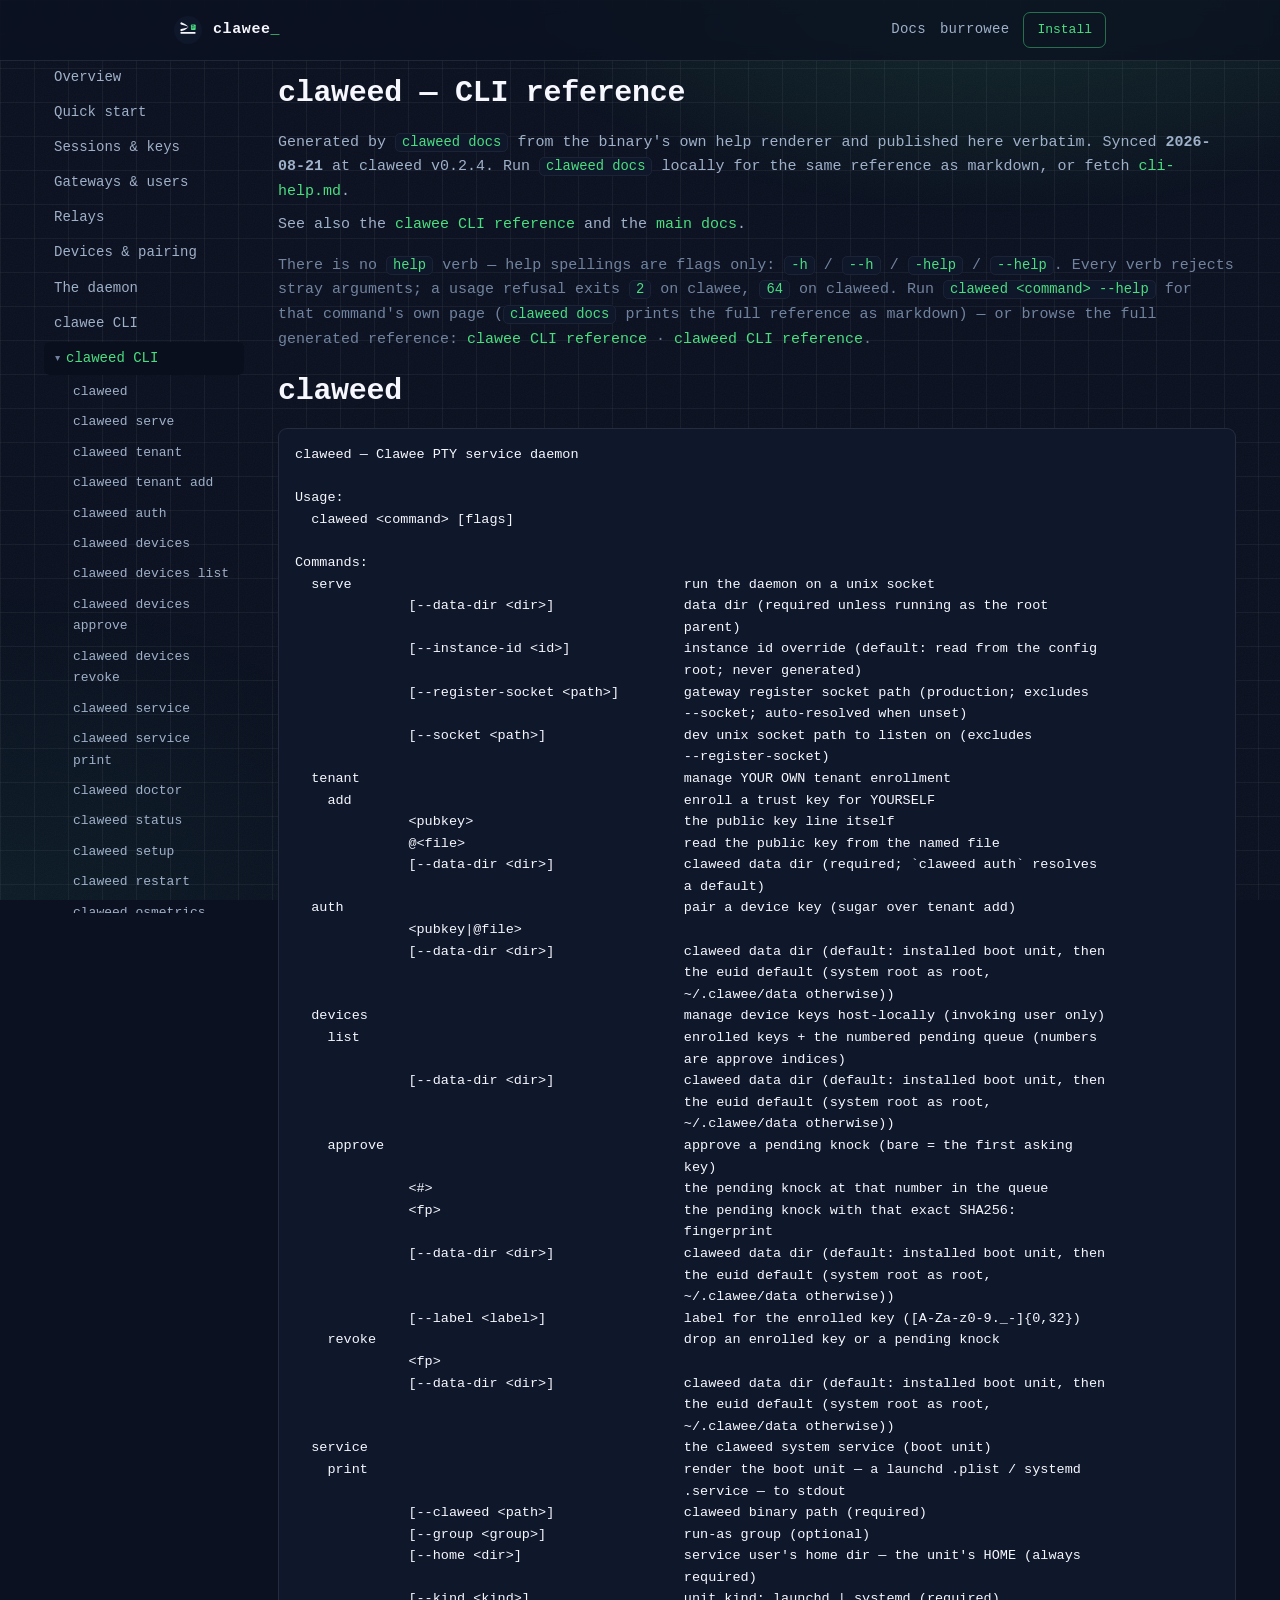
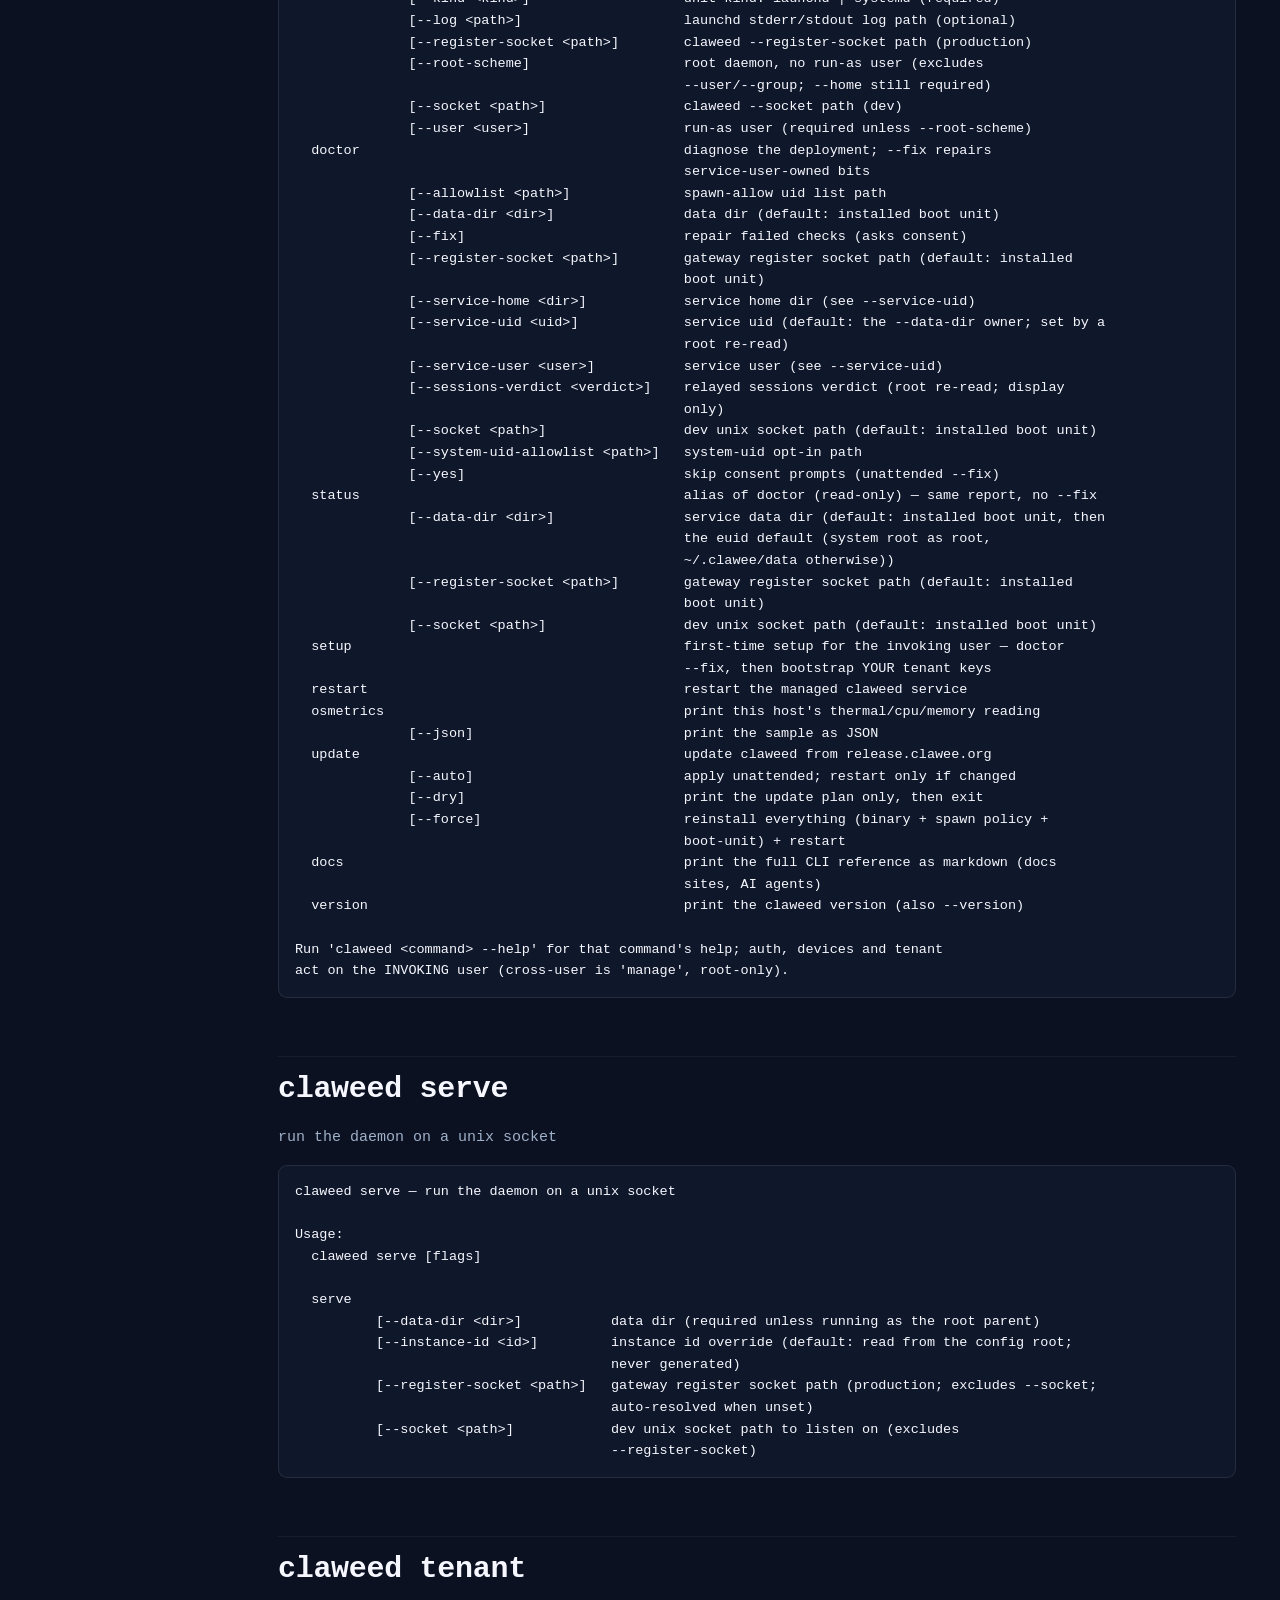
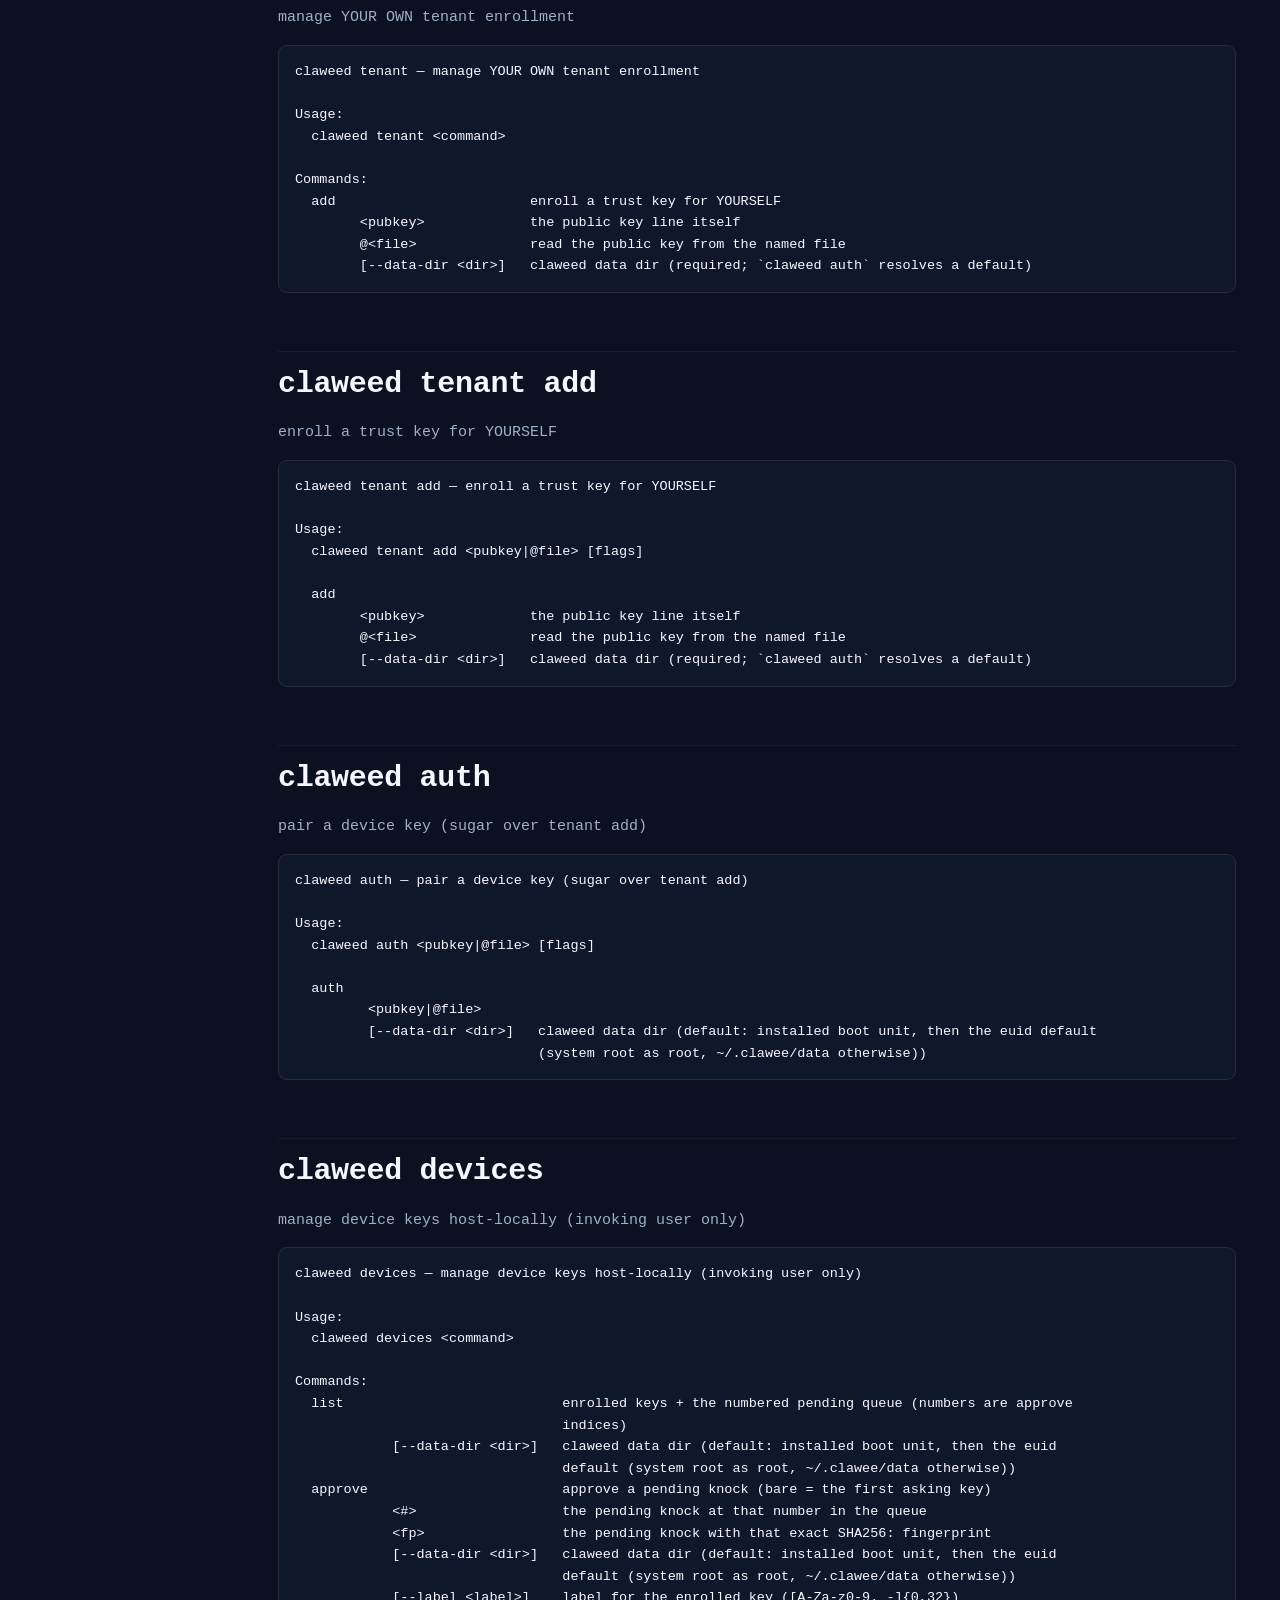
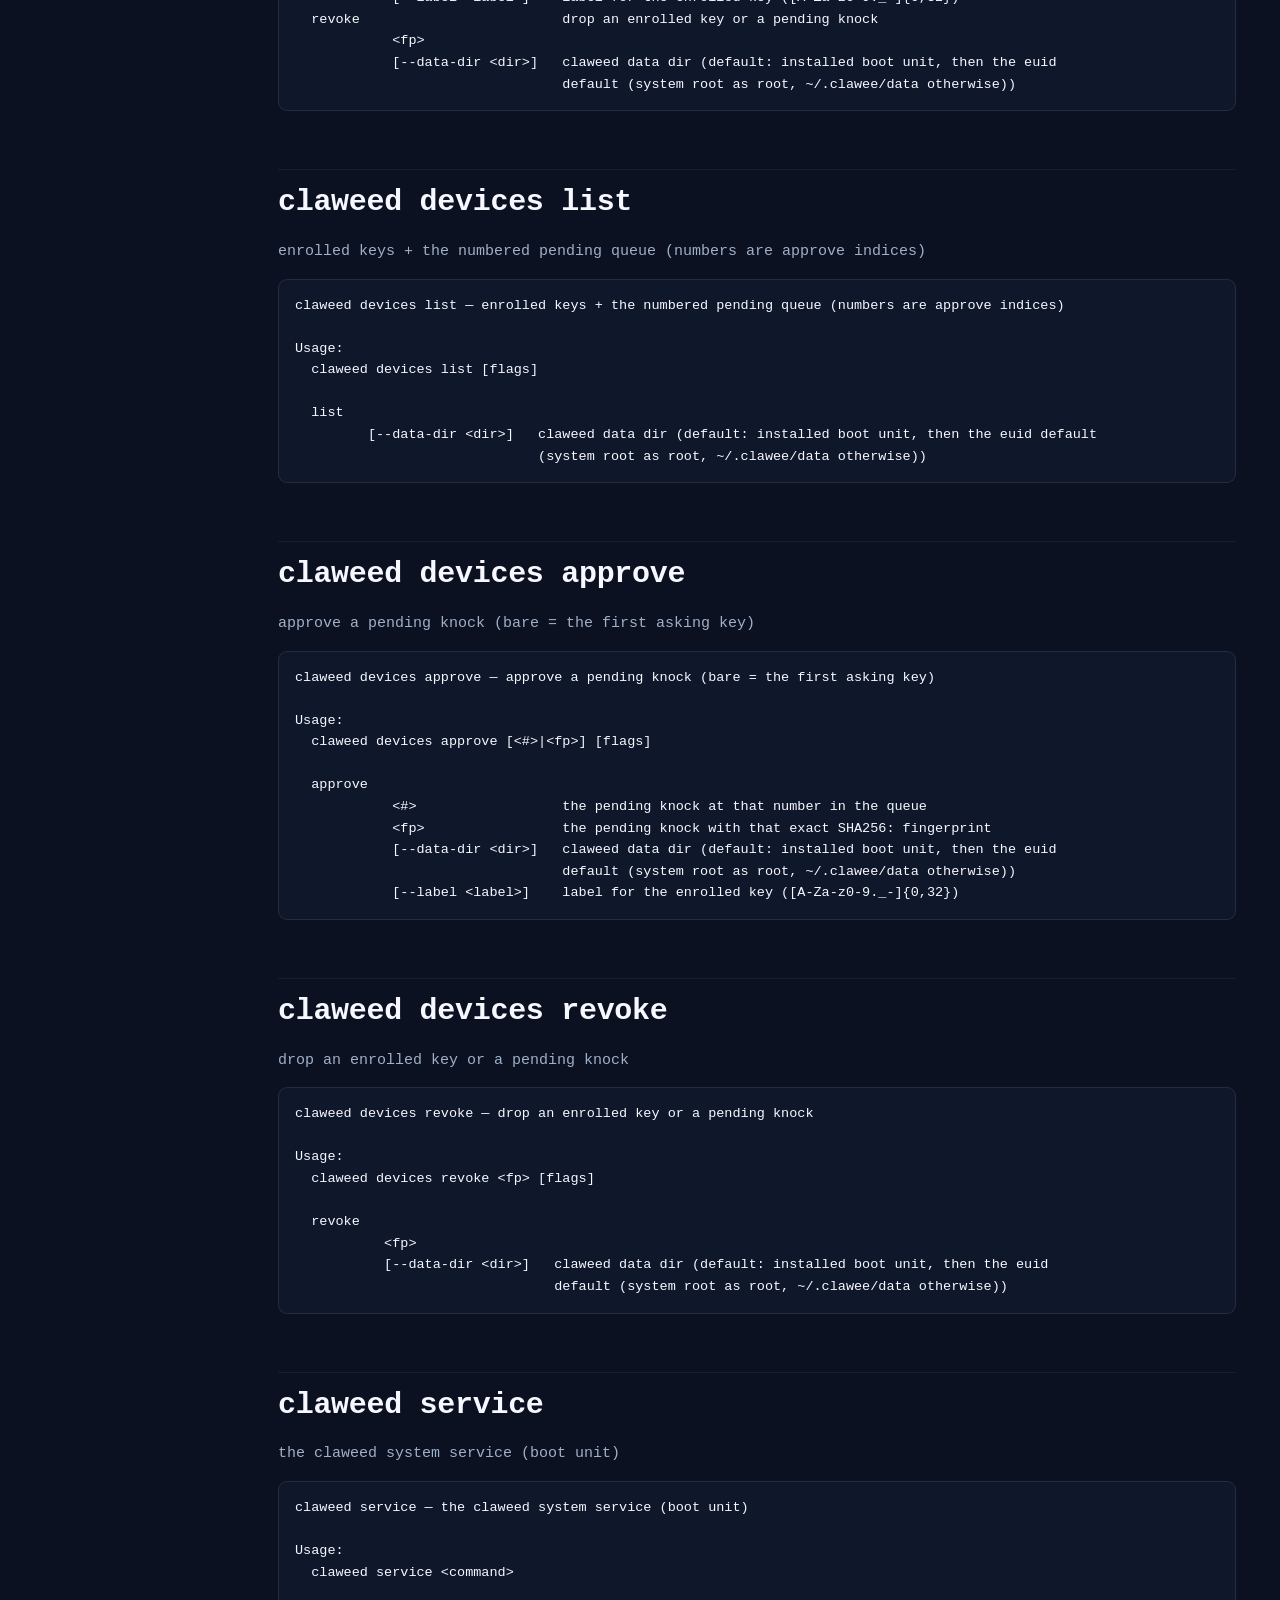
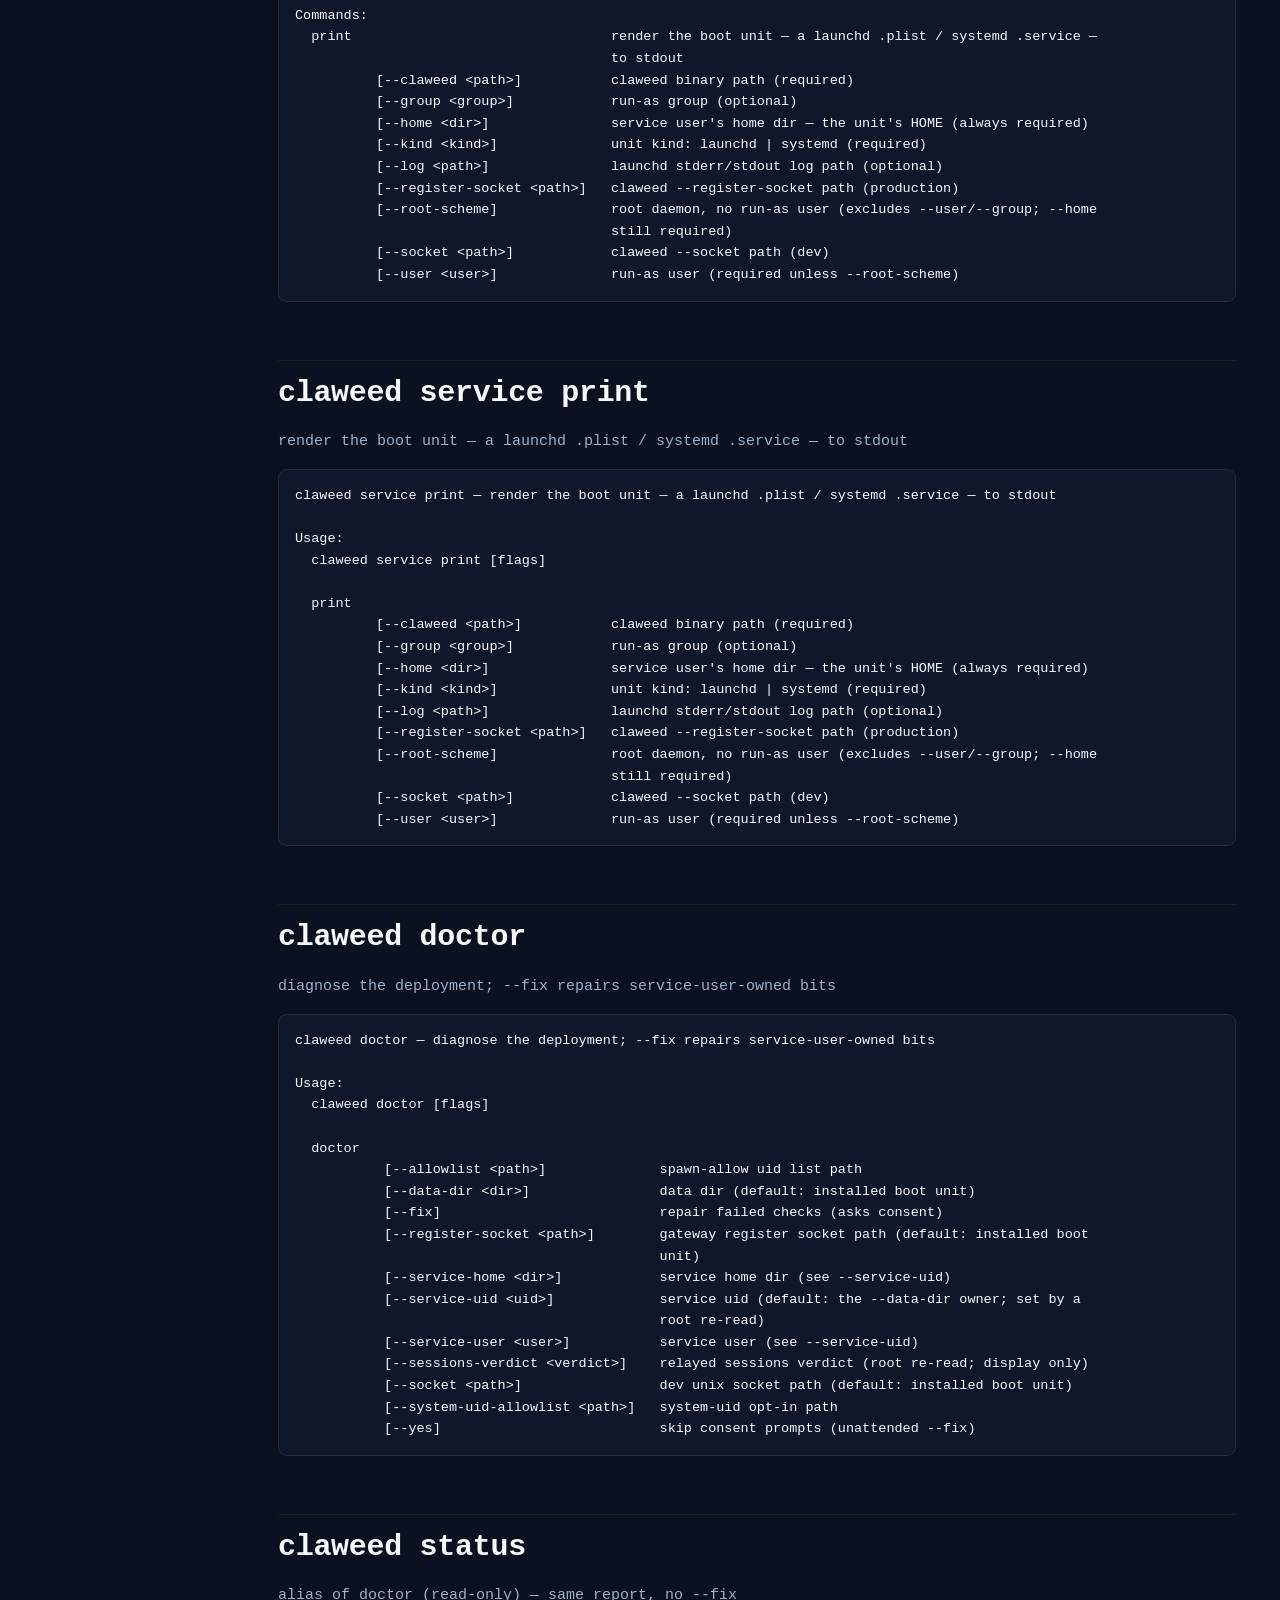
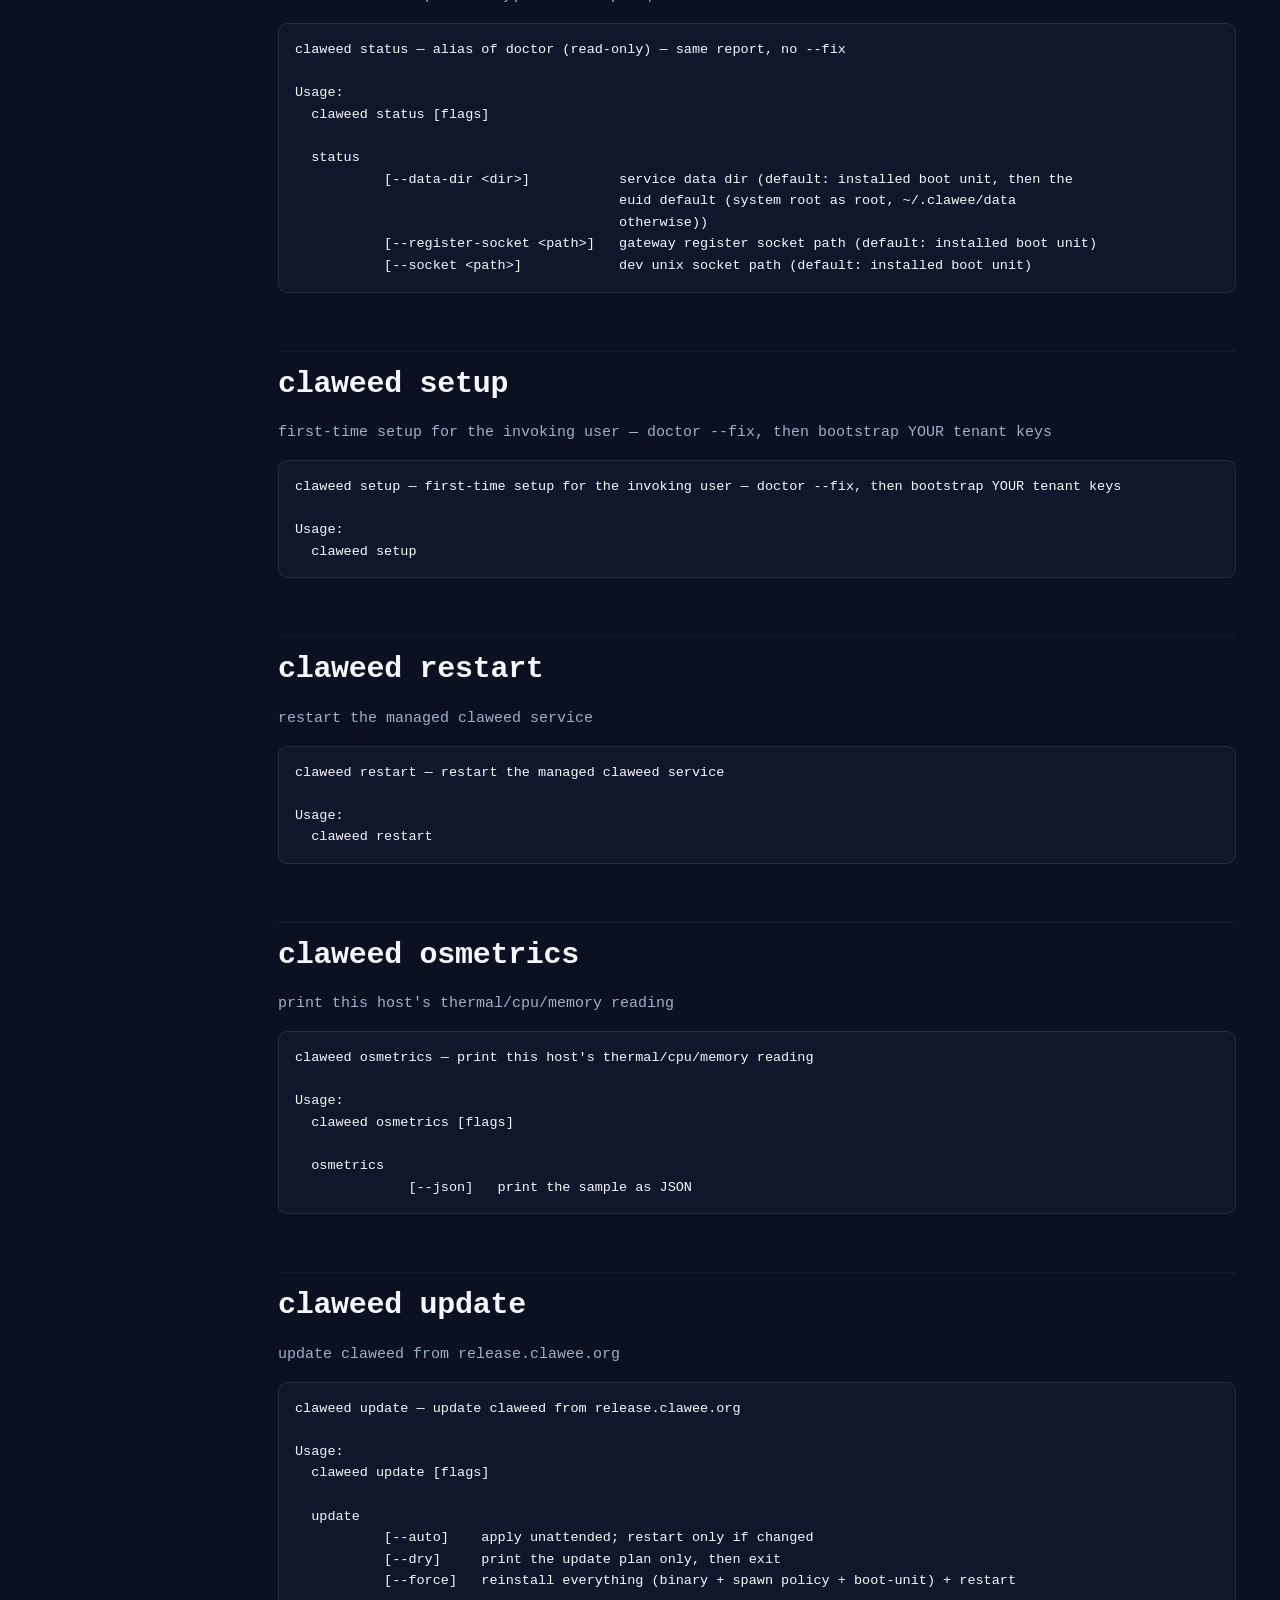
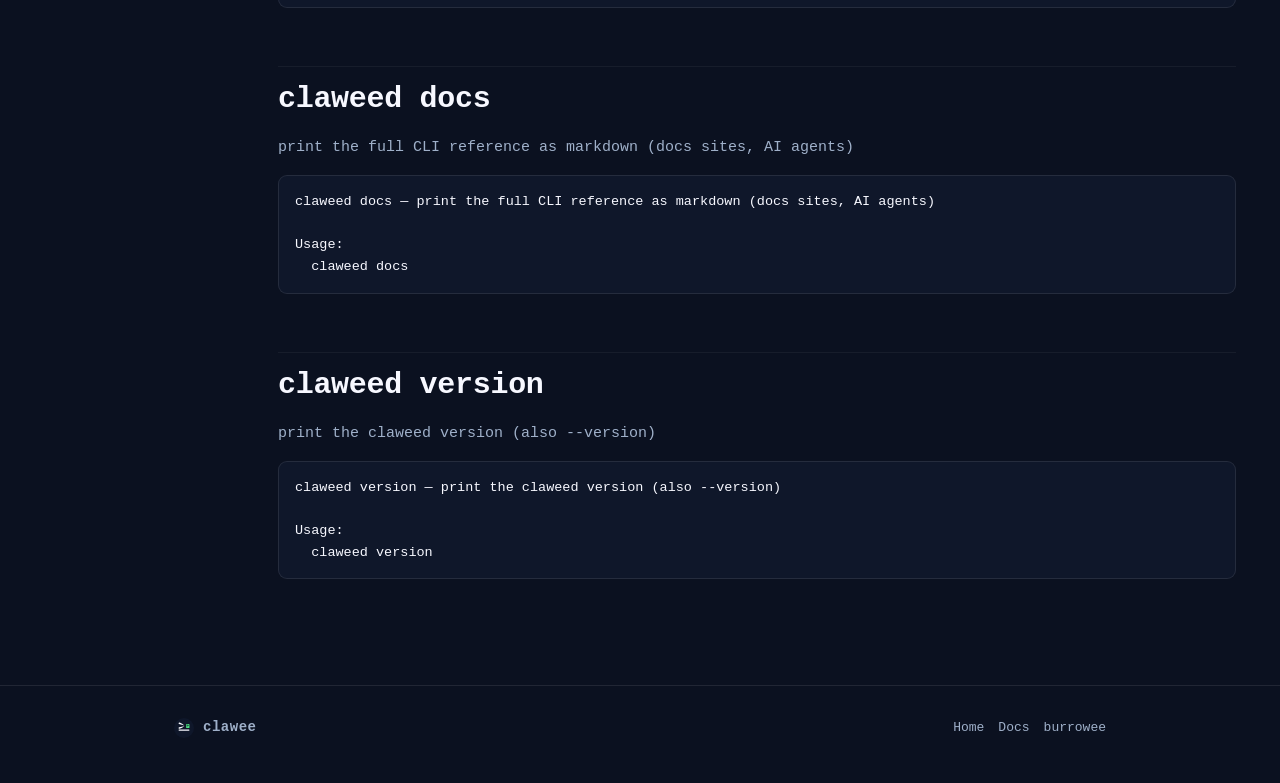
<file: docs/claweed/index.html>
<!doctype html>
<html lang="en">
<head>
  <meta charset="utf-8">
  <meta name="viewport" content="width=device-width, initial-scale=1">
  <title>claweed — CLI reference</title>
  <meta name="description" content="The full claweed CLI reference, generated verbatim from the binary's own help renderer.">
  <link rel="icon" type="image/svg+xml" href="/assets/clawee-icon.svg">
  <link rel="icon" type="image/png" sizes="32x32" href="/assets/favicon-32.png">
  <link rel="icon" href="/favicon.ico" sizes="any">
  <link rel="apple-touch-icon" href="/assets/apple-touch-icon.png">
  <link rel="stylesheet" href="../../style.css?v=8">
  <meta property="og:title" content="claweed — CLI reference">
  <meta property="og:description" content="The full claweed CLI reference, generated verbatim from the binary's own help renderer.">
  <meta property="og:type" content="website">
  <meta property="og:url" content="https://clawee.org/docs/claweed">
  <meta property="og:image" content="https://clawee.org/assets/og.png">
  <meta property="og:image:width" content="1200">
  <meta property="og:image:height" content="630">
  <meta name="twitter:card" content="summary_large_image">
  <meta name="twitter:title" content="claweed — CLI reference">
  <meta name="twitter:description" content="The full claweed CLI reference, generated verbatim from the binary's own help renderer.">
  <meta name="twitter:image" content="https://clawee.org/assets/og.png">
</head>
<body>
  <header>
    <div class="wrap nav">
      <a class="brand" href="/">
        <img src="/assets/clawee-icon.svg" alt="">
        <span>clawee<span class="dot">_</span></span>
      </a>
      <span class="spacer"></span>
      <a class="link" href="/docs">Docs</a>
      <a class="link" href="https://burrowee.com">burrowee</a>
      <a class="cta" href="/docs/quickstart#install">Install</a>
    </div>
  </header>

  <main class="wrap docs-wide docs-layout">
    <nav class="docs-side" aria-label="Docs">
      <a href="/docs">Overview</a>
      <a href="/docs/quickstart">Quick start</a>
      <a href="/docs/sessions">Sessions &amp; keys</a>
      <a href="/docs/gateways">Gateways &amp; users</a>
      <a href="/docs/relays">Relays</a>
      <a href="/docs/devices">Devices &amp; pairing</a>
      <a href="/docs/daemon">The daemon</a>
      <a href="/docs/clawee">clawee CLI</a>
      <details open>
        <summary>claweed CLI</summary>
        <ul>
          <li><a href="#claweed">claweed</a></li>
          <li><a href="#claweed-serve">claweed serve</a></li>
          <li><a href="#claweed-tenant">claweed tenant</a></li>
          <li><a href="#claweed-tenant-add">claweed tenant add</a></li>
          <li><a href="#claweed-auth">claweed auth</a></li>
          <li><a href="#claweed-devices">claweed devices</a></li>
          <li><a href="#claweed-devices-list">claweed devices list</a></li>
          <li><a href="#claweed-devices-approve">claweed devices approve</a></li>
          <li><a href="#claweed-devices-revoke">claweed devices revoke</a></li>
          <li><a href="#claweed-service">claweed service</a></li>
          <li><a href="#claweed-service-print">claweed service print</a></li>
          <li><a href="#claweed-doctor">claweed doctor</a></li>
          <li><a href="#claweed-status">claweed status</a></li>
          <li><a href="#claweed-setup">claweed setup</a></li>
          <li><a href="#claweed-restart">claweed restart</a></li>
          <li><a href="#claweed-osmetrics">claweed osmetrics</a></li>
          <li><a href="#claweed-update">claweed update</a></li>
          <li><a href="#claweed-docs">claweed docs</a></li>
          <li><a href="#claweed-version">claweed version</a></li>
        </ul>
      </details>
    </nav>

    <div class="doc">
      <h1>claweed — CLI reference</h1>
      <p>
        Generated by <code>claweed docs</code> from the binary's own help renderer and published
        here verbatim. Synced <b>2026-08-21</b> at claweed v0.2.4. Run <code>claweed docs</code>
        locally for the same reference as markdown, or fetch
        <a href="/docs/claweed/cli-help.md">cli-help.md</a>.
      </p>
      <p style="margin-top:-6px">
        See also the <a href="/docs/clawee">clawee CLI reference</a> and the
        <a href="/docs">main docs</a>.
      </p>
      <p style="margin-top:16px; color:var(--dim)">
        There is no <code>help</code> verb — help spellings are flags only: <code>-h</code> / <code>--h</code> / <code>-help</code> / <code>--help</code>.
        Every verb rejects stray arguments; a usage refusal exits <code>2</code> on clawee, <code>64</code> on claweed.
        Run <code>claweed &lt;command&gt; --help</code> for that command's own page (<code>claweed docs</code> prints the full reference as markdown) — or browse the full generated reference:
        <a href="/docs/clawee">clawee CLI reference</a> · <a href="/docs/claweed">claweed CLI reference</a>.
      </p>

      <section id="claweed">
        <h2>claweed</h2>
        <pre class="help">claweed — Clawee PTY service daemon

Usage:
  claweed &lt;command&gt; [flags]

Commands:
  serve                                         run the daemon on a unix socket
              [--data-dir &lt;dir&gt;]                data dir (required unless running as the root
                                                parent)
              [--instance-id &lt;id&gt;]              instance id override (default: read from the config
                                                root; never generated)
              [--register-socket &lt;path&gt;]        gateway register socket path (production; excludes
                                                --socket; auto-resolved when unset)
              [--socket &lt;path&gt;]                 dev unix socket path to listen on (excludes
                                                --register-socket)
  tenant                                        manage YOUR OWN tenant enrollment
    add                                         enroll a trust key for YOURSELF
              &lt;pubkey&gt;                          the public key line itself
              @&lt;file&gt;                           read the public key from the named file
              [--data-dir &lt;dir&gt;]                claweed data dir (required; `claweed auth` resolves
                                                a default)
  auth                                          pair a device key (sugar over tenant add)
              &lt;pubkey|@file&gt;
              [--data-dir &lt;dir&gt;]                claweed data dir (default: installed boot unit, then
                                                the euid default (system root as root,
                                                ~/.clawee/data otherwise))
  devices                                       manage device keys host-locally (invoking user only)
    list                                        enrolled keys + the numbered pending queue (numbers
                                                are approve indices)
              [--data-dir &lt;dir&gt;]                claweed data dir (default: installed boot unit, then
                                                the euid default (system root as root,
                                                ~/.clawee/data otherwise))
    approve                                     approve a pending knock (bare = the first asking
                                                key)
              &lt;#&gt;                               the pending knock at that number in the queue
              &lt;fp&gt;                              the pending knock with that exact SHA256:
                                                fingerprint
              [--data-dir &lt;dir&gt;]                claweed data dir (default: installed boot unit, then
                                                the euid default (system root as root,
                                                ~/.clawee/data otherwise))
              [--label &lt;label&gt;]                 label for the enrolled key ([A-Za-z0-9._-]{0,32})
    revoke                                      drop an enrolled key or a pending knock
              &lt;fp&gt;
              [--data-dir &lt;dir&gt;]                claweed data dir (default: installed boot unit, then
                                                the euid default (system root as root,
                                                ~/.clawee/data otherwise))
  service                                       the claweed system service (boot unit)
    print                                       render the boot unit — a launchd .plist / systemd
                                                .service — to stdout
              [--claweed &lt;path&gt;]                claweed binary path (required)
              [--group &lt;group&gt;]                 run-as group (optional)
              [--home &lt;dir&gt;]                    service user&#x27;s home dir — the unit&#x27;s HOME (always
                                                required)
              [--kind &lt;kind&gt;]                   unit kind: launchd | systemd (required)
              [--log &lt;path&gt;]                    launchd stderr/stdout log path (optional)
              [--register-socket &lt;path&gt;]        claweed --register-socket path (production)
              [--root-scheme]                   root daemon, no run-as user (excludes
                                                --user/--group; --home still required)
              [--socket &lt;path&gt;]                 claweed --socket path (dev)
              [--user &lt;user&gt;]                   run-as user (required unless --root-scheme)
  doctor                                        diagnose the deployment; --fix repairs
                                                service-user-owned bits
              [--allowlist &lt;path&gt;]              spawn-allow uid list path
              [--data-dir &lt;dir&gt;]                data dir (default: installed boot unit)
              [--fix]                           repair failed checks (asks consent)
              [--register-socket &lt;path&gt;]        gateway register socket path (default: installed
                                                boot unit)
              [--service-home &lt;dir&gt;]            service home dir (see --service-uid)
              [--service-uid &lt;uid&gt;]             service uid (default: the --data-dir owner; set by a
                                                root re-read)
              [--service-user &lt;user&gt;]           service user (see --service-uid)
              [--sessions-verdict &lt;verdict&gt;]    relayed sessions verdict (root re-read; display
                                                only)
              [--socket &lt;path&gt;]                 dev unix socket path (default: installed boot unit)
              [--system-uid-allowlist &lt;path&gt;]   system-uid opt-in path
              [--yes]                           skip consent prompts (unattended --fix)
  status                                        alias of doctor (read-only) — same report, no --fix
              [--data-dir &lt;dir&gt;]                service data dir (default: installed boot unit, then
                                                the euid default (system root as root,
                                                ~/.clawee/data otherwise))
              [--register-socket &lt;path&gt;]        gateway register socket path (default: installed
                                                boot unit)
              [--socket &lt;path&gt;]                 dev unix socket path (default: installed boot unit)
  setup                                         first-time setup for the invoking user — doctor
                                                --fix, then bootstrap YOUR tenant keys
  restart                                       restart the managed claweed service
  osmetrics                                     print this host&#x27;s thermal/cpu/memory reading
              [--json]                          print the sample as JSON
  update                                        update claweed from release.clawee.org
              [--auto]                          apply unattended; restart only if changed
              [--dry]                           print the update plan only, then exit
              [--force]                         reinstall everything (binary + spawn policy +
                                                boot-unit) + restart
  docs                                          print the full CLI reference as markdown (docs
                                                sites, AI agents)
  version                                       print the claweed version (also --version)

Run &#x27;claweed &lt;command&gt; --help&#x27; for that command&#x27;s help; auth, devices and tenant
act on the INVOKING user (cross-user is &#x27;manage&#x27;, root-only).</pre>
      </section>

      <section id="claweed-serve">
        <h2>claweed serve</h2>
        <p>run the daemon on a unix socket</p>
        <pre class="help">claweed serve — run the daemon on a unix socket

Usage:
  claweed serve [flags]

  serve
          [--data-dir &lt;dir&gt;]           data dir (required unless running as the root parent)
          [--instance-id &lt;id&gt;]         instance id override (default: read from the config root;
                                       never generated)
          [--register-socket &lt;path&gt;]   gateway register socket path (production; excludes --socket;
                                       auto-resolved when unset)
          [--socket &lt;path&gt;]            dev unix socket path to listen on (excludes
                                       --register-socket)</pre>
      </section>

      <section id="claweed-tenant">
        <h2>claweed tenant</h2>
        <p>manage YOUR OWN tenant enrollment</p>
        <pre class="help">claweed tenant — manage YOUR OWN tenant enrollment

Usage:
  claweed tenant &lt;command&gt;

Commands:
  add                        enroll a trust key for YOURSELF
        &lt;pubkey&gt;             the public key line itself
        @&lt;file&gt;              read the public key from the named file
        [--data-dir &lt;dir&gt;]   claweed data dir (required; `claweed auth` resolves a default)</pre>
      </section>

      <section id="claweed-tenant-add">
        <h2>claweed tenant add</h2>
        <p>enroll a trust key for YOURSELF</p>
        <pre class="help">claweed tenant add — enroll a trust key for YOURSELF

Usage:
  claweed tenant add &lt;pubkey|@file&gt; [flags]

  add
        &lt;pubkey&gt;             the public key line itself
        @&lt;file&gt;              read the public key from the named file
        [--data-dir &lt;dir&gt;]   claweed data dir (required; `claweed auth` resolves a default)</pre>
      </section>

      <section id="claweed-auth">
        <h2>claweed auth</h2>
        <p>pair a device key (sugar over tenant add)</p>
        <pre class="help">claweed auth — pair a device key (sugar over tenant add)

Usage:
  claweed auth &lt;pubkey|@file&gt; [flags]

  auth
         &lt;pubkey|@file&gt;
         [--data-dir &lt;dir&gt;]   claweed data dir (default: installed boot unit, then the euid default
                              (system root as root, ~/.clawee/data otherwise))</pre>
      </section>

      <section id="claweed-devices">
        <h2>claweed devices</h2>
        <p>manage device keys host-locally (invoking user only)</p>
        <pre class="help">claweed devices — manage device keys host-locally (invoking user only)

Usage:
  claweed devices &lt;command&gt;

Commands:
  list                           enrolled keys + the numbered pending queue (numbers are approve
                                 indices)
            [--data-dir &lt;dir&gt;]   claweed data dir (default: installed boot unit, then the euid
                                 default (system root as root, ~/.clawee/data otherwise))
  approve                        approve a pending knock (bare = the first asking key)
            &lt;#&gt;                  the pending knock at that number in the queue
            &lt;fp&gt;                 the pending knock with that exact SHA256: fingerprint
            [--data-dir &lt;dir&gt;]   claweed data dir (default: installed boot unit, then the euid
                                 default (system root as root, ~/.clawee/data otherwise))
            [--label &lt;label&gt;]    label for the enrolled key ([A-Za-z0-9._-]{0,32})
  revoke                         drop an enrolled key or a pending knock
            &lt;fp&gt;
            [--data-dir &lt;dir&gt;]   claweed data dir (default: installed boot unit, then the euid
                                 default (system root as root, ~/.clawee/data otherwise))</pre>
      </section>

      <section id="claweed-devices-list">
        <h2>claweed devices list</h2>
        <p>enrolled keys + the numbered pending queue (numbers are approve indices)</p>
        <pre class="help">claweed devices list — enrolled keys + the numbered pending queue (numbers are approve indices)

Usage:
  claweed devices list [flags]

  list
         [--data-dir &lt;dir&gt;]   claweed data dir (default: installed boot unit, then the euid default
                              (system root as root, ~/.clawee/data otherwise))</pre>
      </section>

      <section id="claweed-devices-approve">
        <h2>claweed devices approve</h2>
        <p>approve a pending knock (bare = the first asking key)</p>
        <pre class="help">claweed devices approve — approve a pending knock (bare = the first asking key)

Usage:
  claweed devices approve [&lt;#&gt;|&lt;fp&gt;] [flags]

  approve
            &lt;#&gt;                  the pending knock at that number in the queue
            &lt;fp&gt;                 the pending knock with that exact SHA256: fingerprint
            [--data-dir &lt;dir&gt;]   claweed data dir (default: installed boot unit, then the euid
                                 default (system root as root, ~/.clawee/data otherwise))
            [--label &lt;label&gt;]    label for the enrolled key ([A-Za-z0-9._-]{0,32})</pre>
      </section>

      <section id="claweed-devices-revoke">
        <h2>claweed devices revoke</h2>
        <p>drop an enrolled key or a pending knock</p>
        <pre class="help">claweed devices revoke — drop an enrolled key or a pending knock

Usage:
  claweed devices revoke &lt;fp&gt; [flags]

  revoke
           &lt;fp&gt;
           [--data-dir &lt;dir&gt;]   claweed data dir (default: installed boot unit, then the euid
                                default (system root as root, ~/.clawee/data otherwise))</pre>
      </section>

      <section id="claweed-service">
        <h2>claweed service</h2>
        <p>the claweed system service (boot unit)</p>
        <pre class="help">claweed service — the claweed system service (boot unit)

Usage:
  claweed service &lt;command&gt;

Commands:
  print                                render the boot unit — a launchd .plist / systemd .service —
                                       to stdout
          [--claweed &lt;path&gt;]           claweed binary path (required)
          [--group &lt;group&gt;]            run-as group (optional)
          [--home &lt;dir&gt;]               service user&#x27;s home dir — the unit&#x27;s HOME (always required)
          [--kind &lt;kind&gt;]              unit kind: launchd | systemd (required)
          [--log &lt;path&gt;]               launchd stderr/stdout log path (optional)
          [--register-socket &lt;path&gt;]   claweed --register-socket path (production)
          [--root-scheme]              root daemon, no run-as user (excludes --user/--group; --home
                                       still required)
          [--socket &lt;path&gt;]            claweed --socket path (dev)
          [--user &lt;user&gt;]              run-as user (required unless --root-scheme)</pre>
      </section>

      <section id="claweed-service-print">
        <h2>claweed service print</h2>
        <p>render the boot unit — a launchd .plist / systemd .service — to stdout</p>
        <pre class="help">claweed service print — render the boot unit — a launchd .plist / systemd .service — to stdout

Usage:
  claweed service print [flags]

  print
          [--claweed &lt;path&gt;]           claweed binary path (required)
          [--group &lt;group&gt;]            run-as group (optional)
          [--home &lt;dir&gt;]               service user&#x27;s home dir — the unit&#x27;s HOME (always required)
          [--kind &lt;kind&gt;]              unit kind: launchd | systemd (required)
          [--log &lt;path&gt;]               launchd stderr/stdout log path (optional)
          [--register-socket &lt;path&gt;]   claweed --register-socket path (production)
          [--root-scheme]              root daemon, no run-as user (excludes --user/--group; --home
                                       still required)
          [--socket &lt;path&gt;]            claweed --socket path (dev)
          [--user &lt;user&gt;]              run-as user (required unless --root-scheme)</pre>
      </section>

      <section id="claweed-doctor">
        <h2>claweed doctor</h2>
        <p>diagnose the deployment; --fix repairs service-user-owned bits</p>
        <pre class="help">claweed doctor — diagnose the deployment; --fix repairs service-user-owned bits

Usage:
  claweed doctor [flags]

  doctor
           [--allowlist &lt;path&gt;]              spawn-allow uid list path
           [--data-dir &lt;dir&gt;]                data dir (default: installed boot unit)
           [--fix]                           repair failed checks (asks consent)
           [--register-socket &lt;path&gt;]        gateway register socket path (default: installed boot
                                             unit)
           [--service-home &lt;dir&gt;]            service home dir (see --service-uid)
           [--service-uid &lt;uid&gt;]             service uid (default: the --data-dir owner; set by a
                                             root re-read)
           [--service-user &lt;user&gt;]           service user (see --service-uid)
           [--sessions-verdict &lt;verdict&gt;]    relayed sessions verdict (root re-read; display only)
           [--socket &lt;path&gt;]                 dev unix socket path (default: installed boot unit)
           [--system-uid-allowlist &lt;path&gt;]   system-uid opt-in path
           [--yes]                           skip consent prompts (unattended --fix)</pre>
      </section>

      <section id="claweed-status">
        <h2>claweed status</h2>
        <p>alias of doctor (read-only) — same report, no --fix</p>
        <pre class="help">claweed status — alias of doctor (read-only) — same report, no --fix

Usage:
  claweed status [flags]

  status
           [--data-dir &lt;dir&gt;]           service data dir (default: installed boot unit, then the
                                        euid default (system root as root, ~/.clawee/data
                                        otherwise))
           [--register-socket &lt;path&gt;]   gateway register socket path (default: installed boot unit)
           [--socket &lt;path&gt;]            dev unix socket path (default: installed boot unit)</pre>
      </section>

      <section id="claweed-setup">
        <h2>claweed setup</h2>
        <p>first-time setup for the invoking user — doctor --fix, then bootstrap YOUR tenant keys</p>
        <pre class="help">claweed setup — first-time setup for the invoking user — doctor --fix, then bootstrap YOUR tenant keys

Usage:
  claweed setup</pre>
      </section>

      <section id="claweed-restart">
        <h2>claweed restart</h2>
        <p>restart the managed claweed service</p>
        <pre class="help">claweed restart — restart the managed claweed service

Usage:
  claweed restart</pre>
      </section>

      <section id="claweed-osmetrics">
        <h2>claweed osmetrics</h2>
        <p>print this host&#x27;s thermal/cpu/memory reading</p>
        <pre class="help">claweed osmetrics — print this host&#x27;s thermal/cpu/memory reading

Usage:
  claweed osmetrics [flags]

  osmetrics
              [--json]   print the sample as JSON</pre>
      </section>

      <section id="claweed-update">
        <h2>claweed update</h2>
        <p>update claweed from release.clawee.org</p>
        <pre class="help">claweed update — update claweed from release.clawee.org

Usage:
  claweed update [flags]

  update
           [--auto]    apply unattended; restart only if changed
           [--dry]     print the update plan only, then exit
           [--force]   reinstall everything (binary + spawn policy + boot-unit) + restart</pre>
      </section>

      <section id="claweed-docs">
        <h2>claweed docs</h2>
        <p>print the full CLI reference as markdown (docs sites, AI agents)</p>
        <pre class="help">claweed docs — print the full CLI reference as markdown (docs sites, AI agents)

Usage:
  claweed docs</pre>
      </section>

      <section id="claweed-version">
        <h2>claweed version</h2>
        <p>print the claweed version (also --version)</p>
        <pre class="help">claweed version — print the claweed version (also --version)

Usage:
  claweed version</pre>
      </section>

    </div>
  </main>

  <footer>
    <div class="wrap foot">
      <a class="brand" href="/" style="gap:9px">
        <img src="/assets/clawee-icon.svg" alt="" style="width:20px;height:20px">
        <span style="font-size:14px">clawee</span>
      </a>
      <span class="spacer"></span>
      <a href="/">Home</a>
      <a href="/docs">Docs</a>
      <a href="https://burrowee.com" target="_blank" rel="noopener">burrowee</a>
    </div>
  </footer>

  <script src="/script.js?v=6"></script>
</body>
</html>
</file>
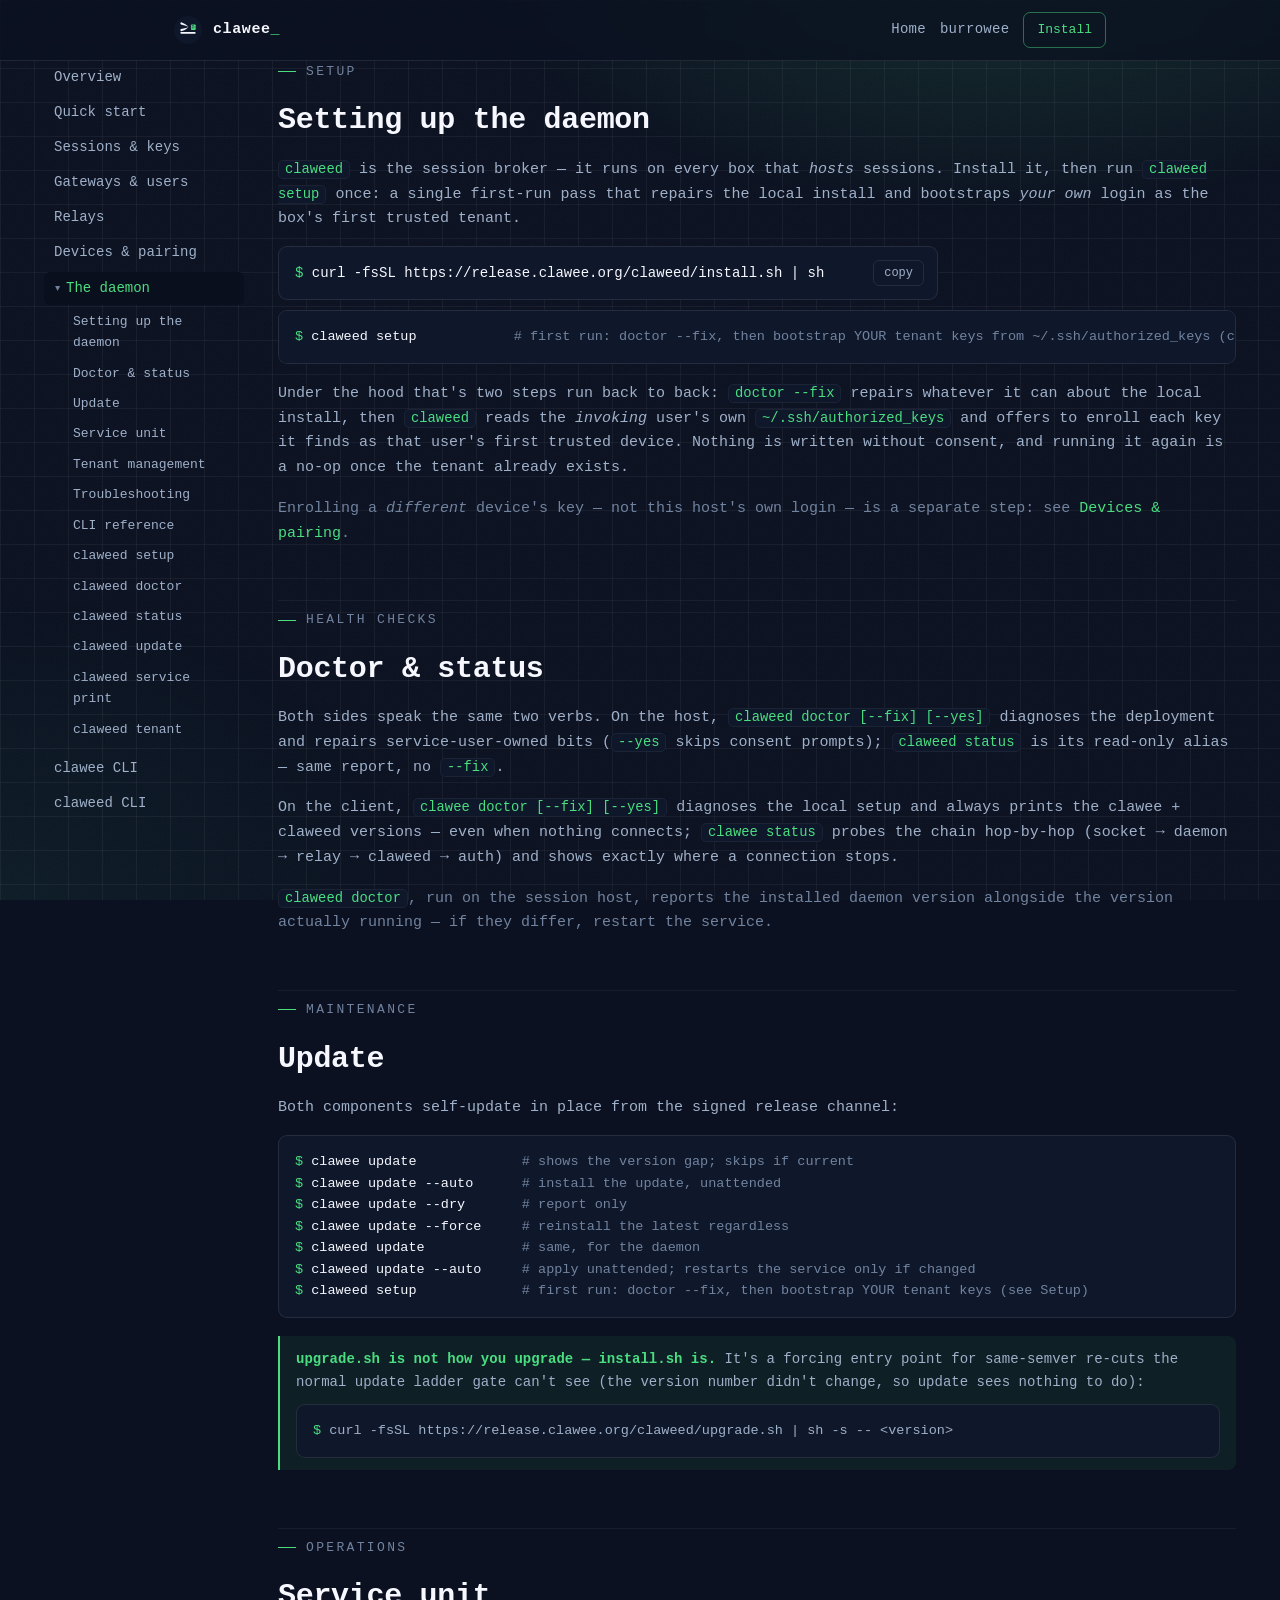
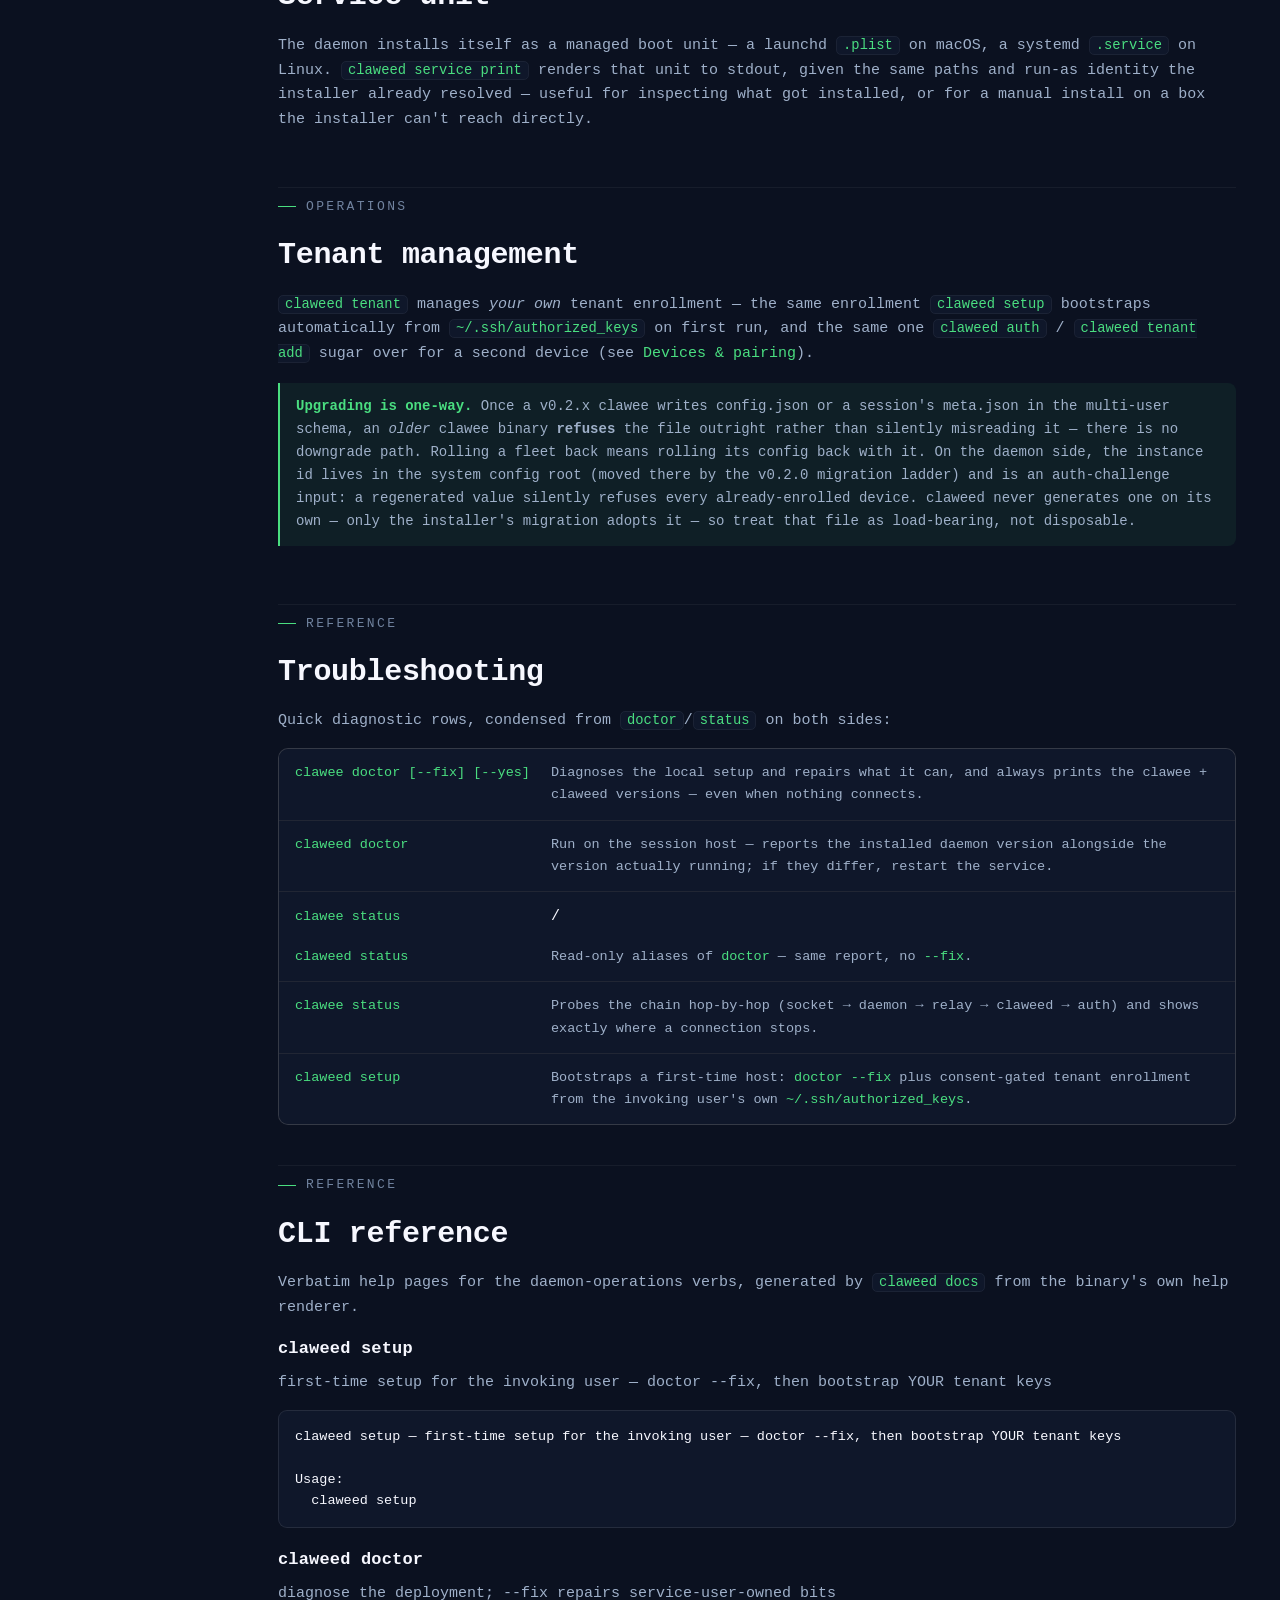
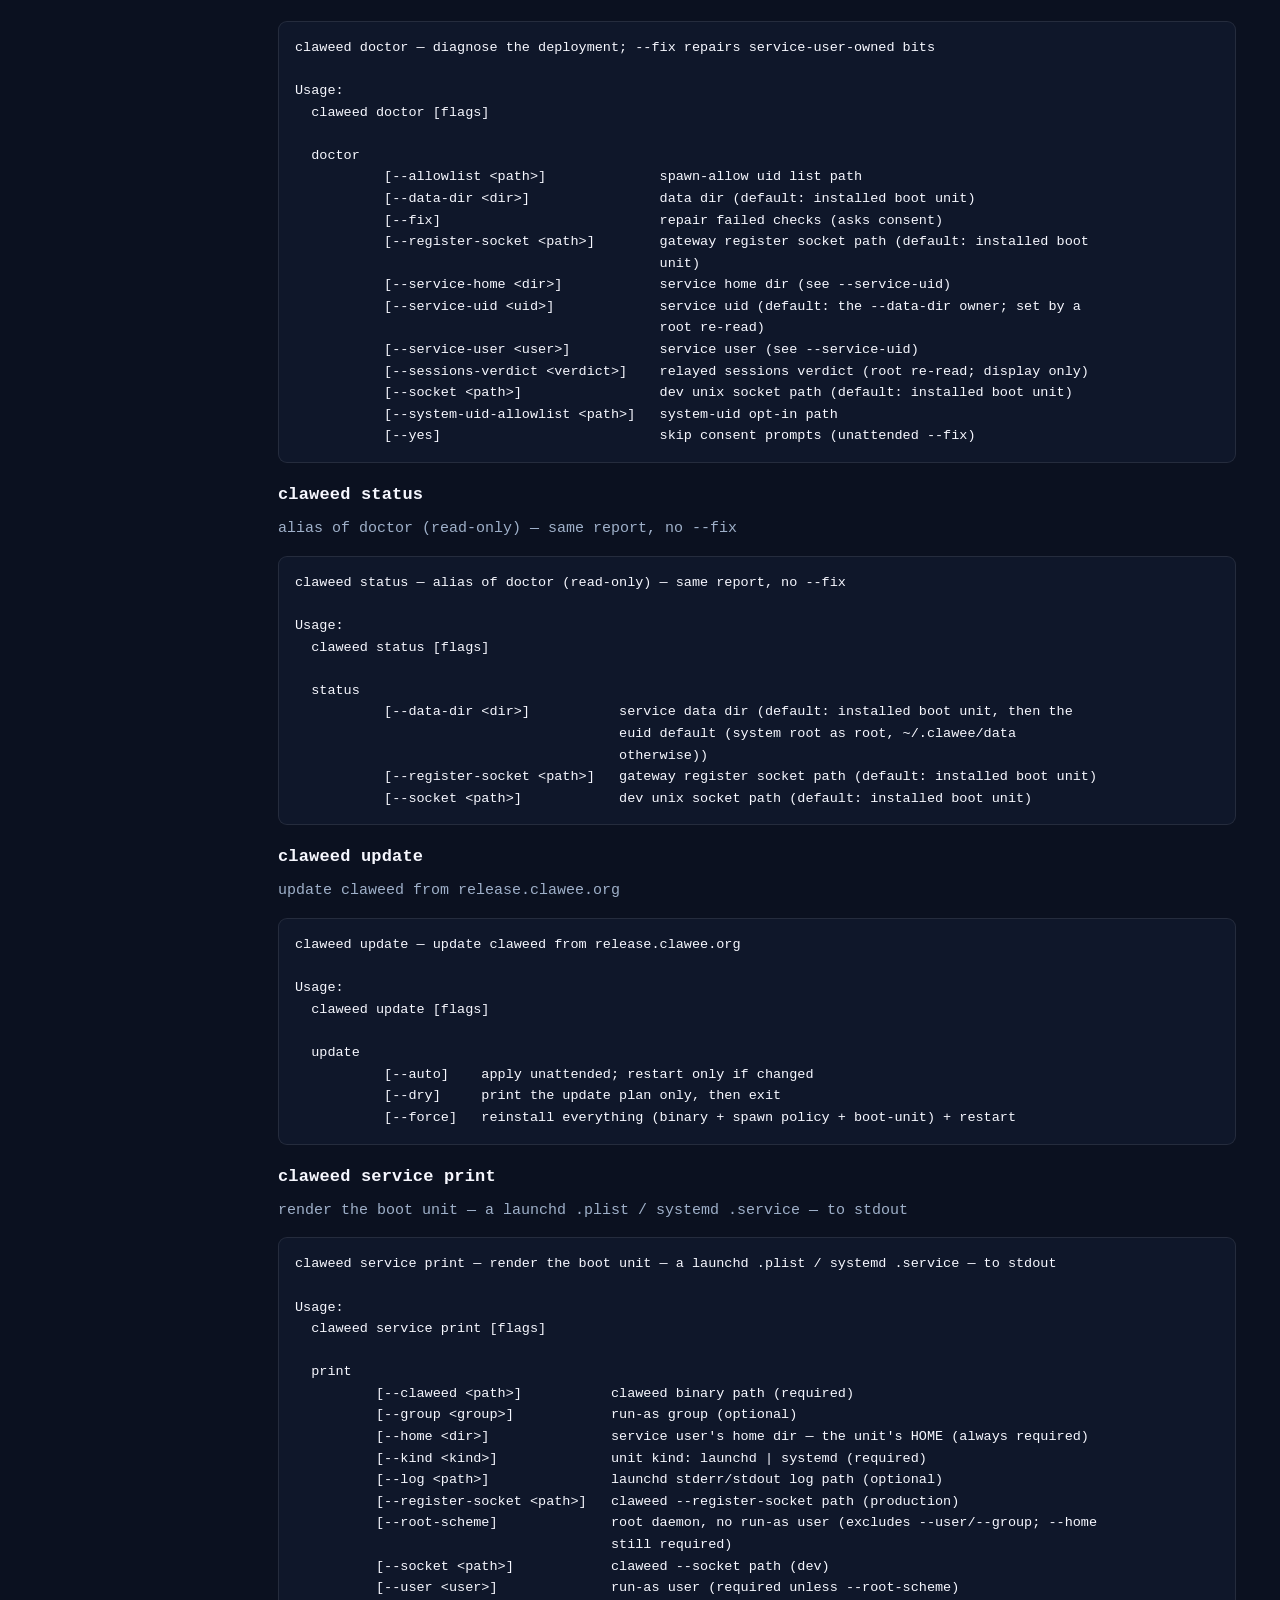
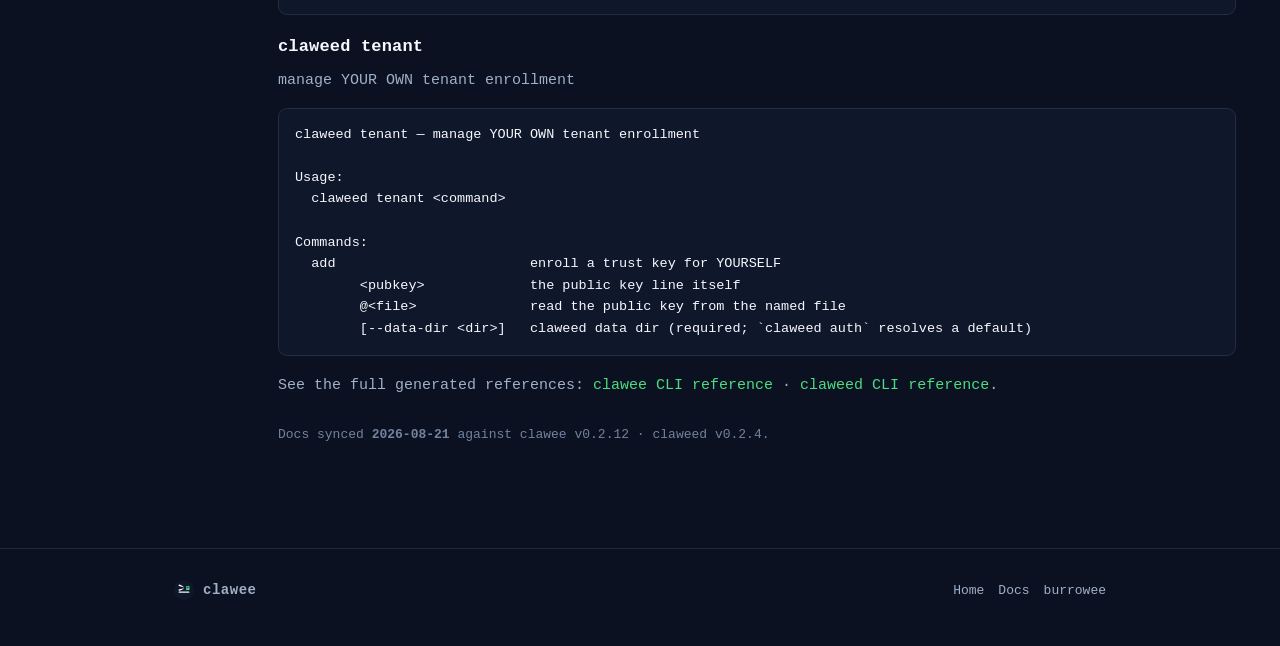
<file: docs/daemon/index.html>
<!doctype html>
<html lang="en">
<head>
  <meta charset="utf-8">
  <meta name="viewport" content="width=device-width, initial-scale=1">
  <title>clawee docs — the daemon</title>
  <meta name="description" content="claweed daemon operations: setup, doctor/status, update, the upgrade.sh escape hatch, the service unit, tenant management, and troubleshooting.">
  <link rel="icon" type="image/svg+xml" href="/assets/clawee-icon.svg">
  <link rel="icon" type="image/png" sizes="32x32" href="/assets/favicon-32.png">
  <link rel="icon" href="/favicon.ico" sizes="any">
  <link rel="apple-touch-icon" href="/assets/apple-touch-icon.png">
  <link rel="stylesheet" href="/style.css?v=8">
  <meta property="og:title" content="clawee docs — the daemon">
  <meta property="og:description" content="claweed daemon operations: setup, doctor/status, update, the upgrade.sh escape hatch, the service unit, tenant management, and troubleshooting.">
  <meta property="og:type" content="website">
  <meta property="og:url" content="https://clawee.org/docs/daemon">
  <meta property="og:image" content="https://clawee.org/assets/og.png">
  <meta property="og:image:width" content="1200">
  <meta property="og:image:height" content="630">
  <meta name="twitter:card" content="summary_large_image">
  <meta name="twitter:title" content="clawee docs — the daemon">
  <meta name="twitter:description" content="claweed daemon operations: setup, doctor/status, update, the upgrade.sh escape hatch, the service unit, tenant management, and troubleshooting.">
  <meta name="twitter:image" content="https://clawee.org/assets/og.png">
</head>
<body>
  <header>
    <div class="wrap nav">
      <a class="brand" href="/">
        <img src="/assets/clawee-icon.svg" alt="">
        <span>clawee<span class="dot">_</span></span>
      </a>
      <span class="spacer"></span>
      <a class="link" href="/">Home</a>
      <a class="link" href="https://burrowee.com">burrowee</a>
      <a class="cta" href="/docs/quickstart#install">Install</a>
    </div>
  </header>

  <main class="wrap docs-wide docs-layout">
    <nav class="docs-side" aria-label="Docs">
      <a href="/docs">Overview</a>
      <a href="/docs/quickstart">Quick start</a>
      <a href="/docs/sessions">Sessions &amp; keys</a>
      <a href="/docs/gateways">Gateways &amp; users</a>
      <a href="/docs/relays">Relays</a>
      <a href="/docs/devices">Devices &amp; pairing</a>
      <details open>
        <summary>The daemon</summary>
        <ul>
          <li><a href="#setup">Setting up the daemon</a></li>
          <li><a href="#doctor">Doctor &amp; status</a></li>
          <li><a href="#update">Update</a></li>
          <li><a href="#service">Service unit</a></li>
          <li><a href="#tenant">Tenant management</a></li>
          <li><a href="#troubleshooting">Troubleshooting</a></li>
          <li><a href="#reference">CLI reference</a></li>
          <li><a href="#cli-setup">claweed setup</a></li>
          <li><a href="#cli-doctor">claweed doctor</a></li>
          <li><a href="#cli-status">claweed status</a></li>
          <li><a href="#cli-update">claweed update</a></li>
          <li><a href="#cli-service-print">claweed service print</a></li>
          <li><a href="#cli-tenant">claweed tenant</a></li>
        </ul>
      </details>
      <a href="/docs/clawee">clawee CLI</a>
      <a href="/docs/claweed">claweed CLI</a>
    </nav>

    <div class="doc">
        <!-- SETUP -->
        <section id="setup">
          <p class="section-h">Setup</p>
          <h1>Setting up the daemon</h1>
          <p>
            <code>claweed</code> is the session broker — it runs on every box that <em>hosts</em> sessions.
            Install it, then run <code>claweed setup</code> once: a single first-run pass that repairs the
            local install and bootstraps <em>your own</em> login as the box's first trusted tenant.
          </p>
          <div class="cmd" style="margin-bottom:10px; max-width:660px">
            <code><span class="p">$ </span>curl -fsSL https://release.clawee.org/claweed/install.sh | sh</code>
            <button class="copy" data-copy="curl -fsSL https://release.clawee.org/claweed/install.sh | sh">copy</button>
          </div>
          <pre><span class="p">$</span> claweed setup            <span class="mut"># first run: doctor --fix, then bootstrap YOUR tenant keys from ~/.ssh/authorized_keys (consent-gated, idempotent)</span></pre>
          <p style="margin-top:16px">
            Under the hood that's two steps run back to back: <code>doctor --fix</code> repairs whatever it
            can about the local install, then <code>claweed</code> reads the <em>invoking</em> user's own
            <code>~/.ssh/authorized_keys</code> and offers to enroll each key it finds as that user's first
            trusted device. Nothing is written without consent, and running it again is a no-op once the
            tenant already exists.
          </p>
          <p style="margin-top:16px; color:var(--dim)">
            Enrolling a <em>different</em> device's key — not this host's own login — is a separate step:
            see <a href="/docs/devices#pairing">Devices &amp; pairing</a>.
          </p>
        </section>

        <!-- DOCTOR / STATUS -->
        <section id="doctor">
          <p class="section-h">Health checks</p>
          <h2>Doctor &amp; status</h2>
          <p>
            Both sides speak the same two verbs. On the host, <code>claweed doctor [--fix] [--yes]</code>
            diagnoses the deployment and repairs service-user-owned bits (<code>--yes</code> skips consent
            prompts); <code>claweed status</code> is its read-only alias — same report, no <code>--fix</code>.
          </p>
          <p style="margin-top:16px">
            On the client, <code>clawee doctor [--fix] [--yes]</code> diagnoses the local setup and always
            prints the clawee + claweed versions — even when nothing connects; <code>clawee status</code>
            probes the chain hop-by-hop (socket → daemon → relay → claweed → auth) and shows exactly where
            a connection stops.
          </p>
          <p style="margin-top:16px; color:var(--dim)">
            <code>claweed doctor</code>, run on the session host, reports the installed daemon version
            alongside the version actually running — if they differ, restart the service.
          </p>
        </section>

        <!-- UPDATE -->
        <section id="update">
          <p class="section-h">Maintenance</p>
          <h2>Update</h2>
          <p>Both components self-update in place from the signed release channel:</p>
          <pre><span class="p">$</span> clawee update             <span class="mut"># shows the version gap; skips if current</span>
<span class="p">$</span> clawee update --auto      <span class="mut"># install the update, unattended</span>
<span class="p">$</span> clawee update --dry       <span class="mut"># report only</span>
<span class="p">$</span> clawee update --force     <span class="mut"># reinstall the latest regardless</span>
<span class="p">$</span> claweed update            <span class="mut"># same, for the daemon</span>
<span class="p">$</span> claweed update --auto     <span class="mut"># apply unattended; restarts the service only if changed</span>
<span class="p">$</span> claweed setup             <span class="mut"># first run: doctor --fix, then bootstrap YOUR tenant keys (see Setup)</span></pre>
          <div class="callout" style="margin-top:16px">
            <strong>upgrade.sh is not how you upgrade — install.sh is.</strong> It's a forcing entry point
            for same-semver re-cuts the normal update ladder gate can't see (the version number didn't
            change, so <code>update</code> sees nothing to do):
            <pre style="margin:10px 0 0"><span class="p">$</span> curl -fsSL https://release.clawee.org/claweed/upgrade.sh | sh -s -- &lt;version&gt;</pre>
          </div>
        </section>

        <!-- SERVICE -->
        <section id="service">
          <p class="section-h">Operations</p>
          <h2>Service unit</h2>
          <p>
            The daemon installs itself as a managed boot unit — a launchd <code>.plist</code> on macOS, a
            systemd <code>.service</code> on Linux. <code>claweed service print</code> renders that unit to
            stdout, given the same paths and run-as identity the installer already resolved — useful for
            inspecting what got installed, or for a manual install on a box the installer can't reach
            directly.
          </p>
        </section>

        <!-- TENANT -->
        <section id="tenant">
          <p class="section-h">Operations</p>
          <h2>Tenant management</h2>
          <p>
            <code>claweed tenant</code> manages <em>your own</em> tenant enrollment — the same enrollment
            <code>claweed setup</code> bootstraps automatically from <code>~/.ssh/authorized_keys</code> on
            first run, and the same one <code>claweed auth</code> / <code>claweed tenant add</code> sugar
            over for a second device (see <a href="/docs/devices#pairing">Devices &amp; pairing</a>).
          </p>
          <div class="callout" style="margin-top:16px">
            <strong>Upgrading is one-way.</strong> Once a v0.2.x <code>clawee</code> writes <code>config.json</code>
            or a session's <code>meta.json</code> in the multi-user schema, an <em>older</em> clawee binary
            <b>refuses</b> the file outright rather than silently misreading it — there is no downgrade path.
            Rolling a fleet back means rolling its config back with it. On the daemon side, the instance id
            lives in the system config root (moved there by the v0.2.0 migration ladder) and is an
            auth-challenge input: a regenerated value silently refuses every already-enrolled device.
            <code>claweed</code> never generates one on its own — only the installer's migration adopts it —
            so treat that file as load-bearing, not disposable.
          </div>
        </section>

        <!-- TROUBLESHOOTING -->
        <section id="troubleshooting">
          <p class="section-h">Reference</p>
          <h2>Troubleshooting</h2>
          <p>Quick diagnostic rows, condensed from <code>doctor</code>/<code>status</code> on both sides:</p>
          <div class="cmds">
            <div class="row"><code>clawee doctor [--fix] [--yes]</code><span class="d">Diagnoses the local setup and repairs what it can, and always prints the clawee + claweed versions — even when nothing connects.</span></div>
            <div class="row"><code>claweed doctor</code><span class="d">Run on the session host — reports the installed daemon version alongside the version actually running; if they differ, restart the service.</span></div>
            <div class="row"><code>clawee status</code> / <code>claweed status</code><span class="d">Read-only aliases of <code>doctor</code> — same report, no <code>--fix</code>.</span></div>
            <div class="row"><code>clawee status</code><span class="d">Probes the chain hop-by-hop (socket → daemon → relay → claweed → auth) and shows exactly where a connection stops.</span></div>
            <div class="row"><code>claweed setup</code><span class="d">Bootstraps a first-time host: <code>doctor --fix</code> plus consent-gated tenant enrollment from the invoking user's own <code>~/.ssh/authorized_keys</code>.</span></div>
          </div>
        </section>

        <!-- CLI REFERENCE -->
        <section id="reference">
          <p class="section-h">Reference</p>
          <h2>CLI reference</h2>
          <p>Verbatim help pages for the daemon-operations verbs, generated by <code>claweed docs</code> from the binary's own help renderer.</p>

          <h3 id="cli-setup">claweed setup</h3>
          <!-- cli-embed: claweed setup -->
<p class="mut">first-time setup for the invoking user — doctor --fix, then bootstrap YOUR tenant keys</p>
<pre class="help">claweed setup — first-time setup for the invoking user — doctor --fix, then bootstrap YOUR tenant keys

Usage:
  claweed setup</pre>
<!-- /cli-embed -->

          <h3 id="cli-doctor">claweed doctor</h3>
          <!-- cli-embed: claweed doctor -->
<p class="mut">diagnose the deployment; --fix repairs service-user-owned bits</p>
<pre class="help">claweed doctor — diagnose the deployment; --fix repairs service-user-owned bits

Usage:
  claweed doctor [flags]

  doctor
           [--allowlist &lt;path&gt;]              spawn-allow uid list path
           [--data-dir &lt;dir&gt;]                data dir (default: installed boot unit)
           [--fix]                           repair failed checks (asks consent)
           [--register-socket &lt;path&gt;]        gateway register socket path (default: installed boot
                                             unit)
           [--service-home &lt;dir&gt;]            service home dir (see --service-uid)
           [--service-uid &lt;uid&gt;]             service uid (default: the --data-dir owner; set by a
                                             root re-read)
           [--service-user &lt;user&gt;]           service user (see --service-uid)
           [--sessions-verdict &lt;verdict&gt;]    relayed sessions verdict (root re-read; display only)
           [--socket &lt;path&gt;]                 dev unix socket path (default: installed boot unit)
           [--system-uid-allowlist &lt;path&gt;]   system-uid opt-in path
           [--yes]                           skip consent prompts (unattended --fix)</pre>
<!-- /cli-embed -->

          <h3 id="cli-status">claweed status</h3>
          <!-- cli-embed: claweed status -->
<p class="mut">alias of doctor (read-only) — same report, no --fix</p>
<pre class="help">claweed status — alias of doctor (read-only) — same report, no --fix

Usage:
  claweed status [flags]

  status
           [--data-dir &lt;dir&gt;]           service data dir (default: installed boot unit, then the
                                        euid default (system root as root, ~/.clawee/data
                                        otherwise))
           [--register-socket &lt;path&gt;]   gateway register socket path (default: installed boot unit)
           [--socket &lt;path&gt;]            dev unix socket path (default: installed boot unit)</pre>
<!-- /cli-embed -->

          <h3 id="cli-update">claweed update</h3>
          <!-- cli-embed: claweed update -->
<p class="mut">update claweed from release.clawee.org</p>
<pre class="help">claweed update — update claweed from release.clawee.org

Usage:
  claweed update [flags]

  update
           [--auto]    apply unattended; restart only if changed
           [--dry]     print the update plan only, then exit
           [--force]   reinstall everything (binary + spawn policy + boot-unit) + restart</pre>
<!-- /cli-embed -->

          <h3 id="cli-service-print">claweed service print</h3>
          <!-- cli-embed: claweed service print -->
<p class="mut">render the boot unit — a launchd .plist / systemd .service — to stdout</p>
<pre class="help">claweed service print — render the boot unit — a launchd .plist / systemd .service — to stdout

Usage:
  claweed service print [flags]

  print
          [--claweed &lt;path&gt;]           claweed binary path (required)
          [--group &lt;group&gt;]            run-as group (optional)
          [--home &lt;dir&gt;]               service user&#x27;s home dir — the unit&#x27;s HOME (always required)
          [--kind &lt;kind&gt;]              unit kind: launchd | systemd (required)
          [--log &lt;path&gt;]               launchd stderr/stdout log path (optional)
          [--register-socket &lt;path&gt;]   claweed --register-socket path (production)
          [--root-scheme]              root daemon, no run-as user (excludes --user/--group; --home
                                       still required)
          [--socket &lt;path&gt;]            claweed --socket path (dev)
          [--user &lt;user&gt;]              run-as user (required unless --root-scheme)</pre>
<!-- /cli-embed -->

          <h3 id="cli-tenant">claweed tenant</h3>
          <!-- cli-embed: claweed tenant -->
<p class="mut">manage YOUR OWN tenant enrollment</p>
<pre class="help">claweed tenant — manage YOUR OWN tenant enrollment

Usage:
  claweed tenant &lt;command&gt;

Commands:
  add                        enroll a trust key for YOURSELF
        &lt;pubkey&gt;             the public key line itself
        @&lt;file&gt;              read the public key from the named file
        [--data-dir &lt;dir&gt;]   claweed data dir (required; `claweed auth` resolves a default)</pre>
<!-- /cli-embed -->

          <p style="margin-top:16px">
            See the full generated references: <a href="/docs/clawee">clawee CLI reference</a> ·
            <a href="/docs/claweed">claweed CLI reference</a>.
          </p>
          <p style="margin-top:26px; color:var(--dim); font-size:13px">
            <!-- Static on purpose: NOT class="ver" — script.js rewrites those to the live
                 channel version, which would make this stamp claim a sync it never had. -->
            Docs synced <b>2026-08-21</b> against clawee v0.2.12 · claweed v0.2.4.
          </p>
        </section>
      </div>
  </main>

  <footer>
    <div class="wrap foot">
      <a class="brand" href="/" style="gap:9px">
        <img src="/assets/clawee-icon.svg" alt="" style="width:20px;height:20px">
        <span style="font-size:14px">clawee</span>
      </a>
      <span class="spacer"></span>
      <a href="/">Home</a>
      <a href="/docs">Docs</a>
      <a href="https://burrowee.com" target="_blank" rel="noopener">burrowee</a>
    </div>
  </footer>

  <script src="/script.js?v=6"></script>
</body>
</html>
</file>
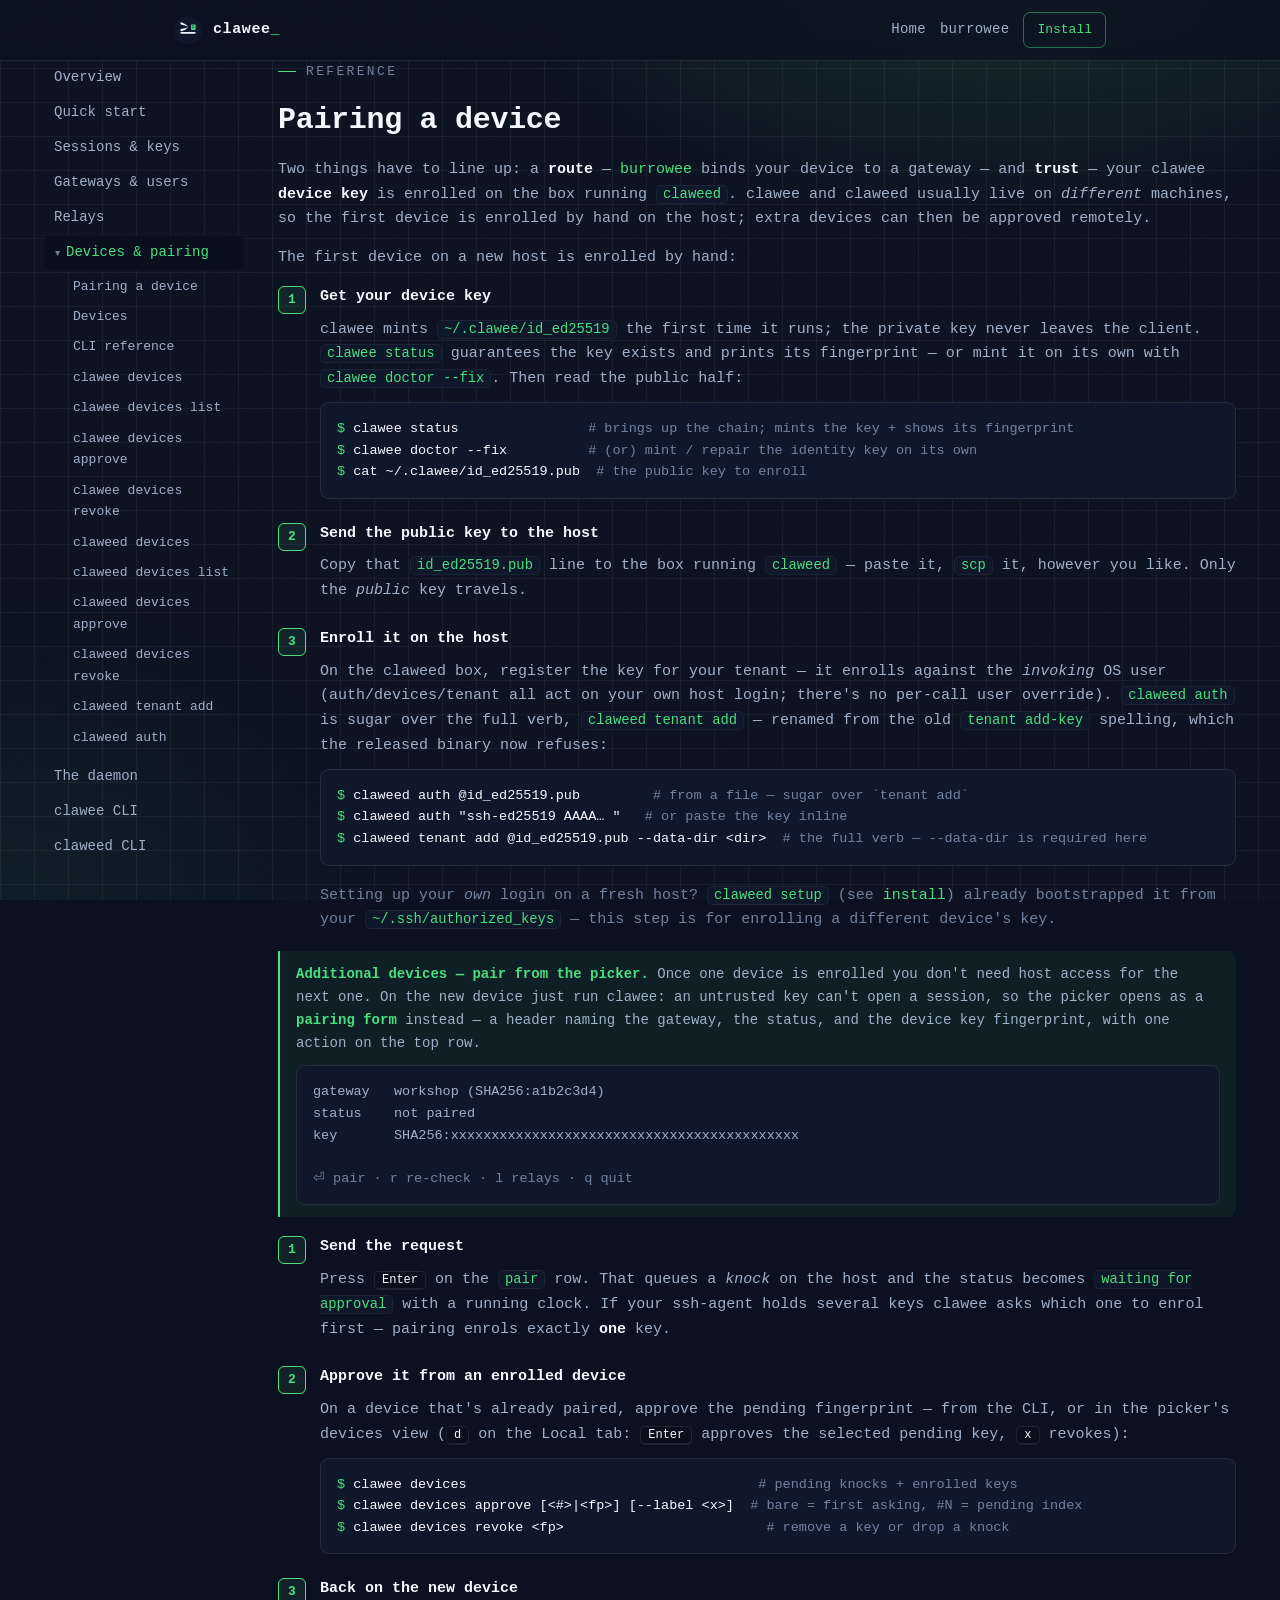
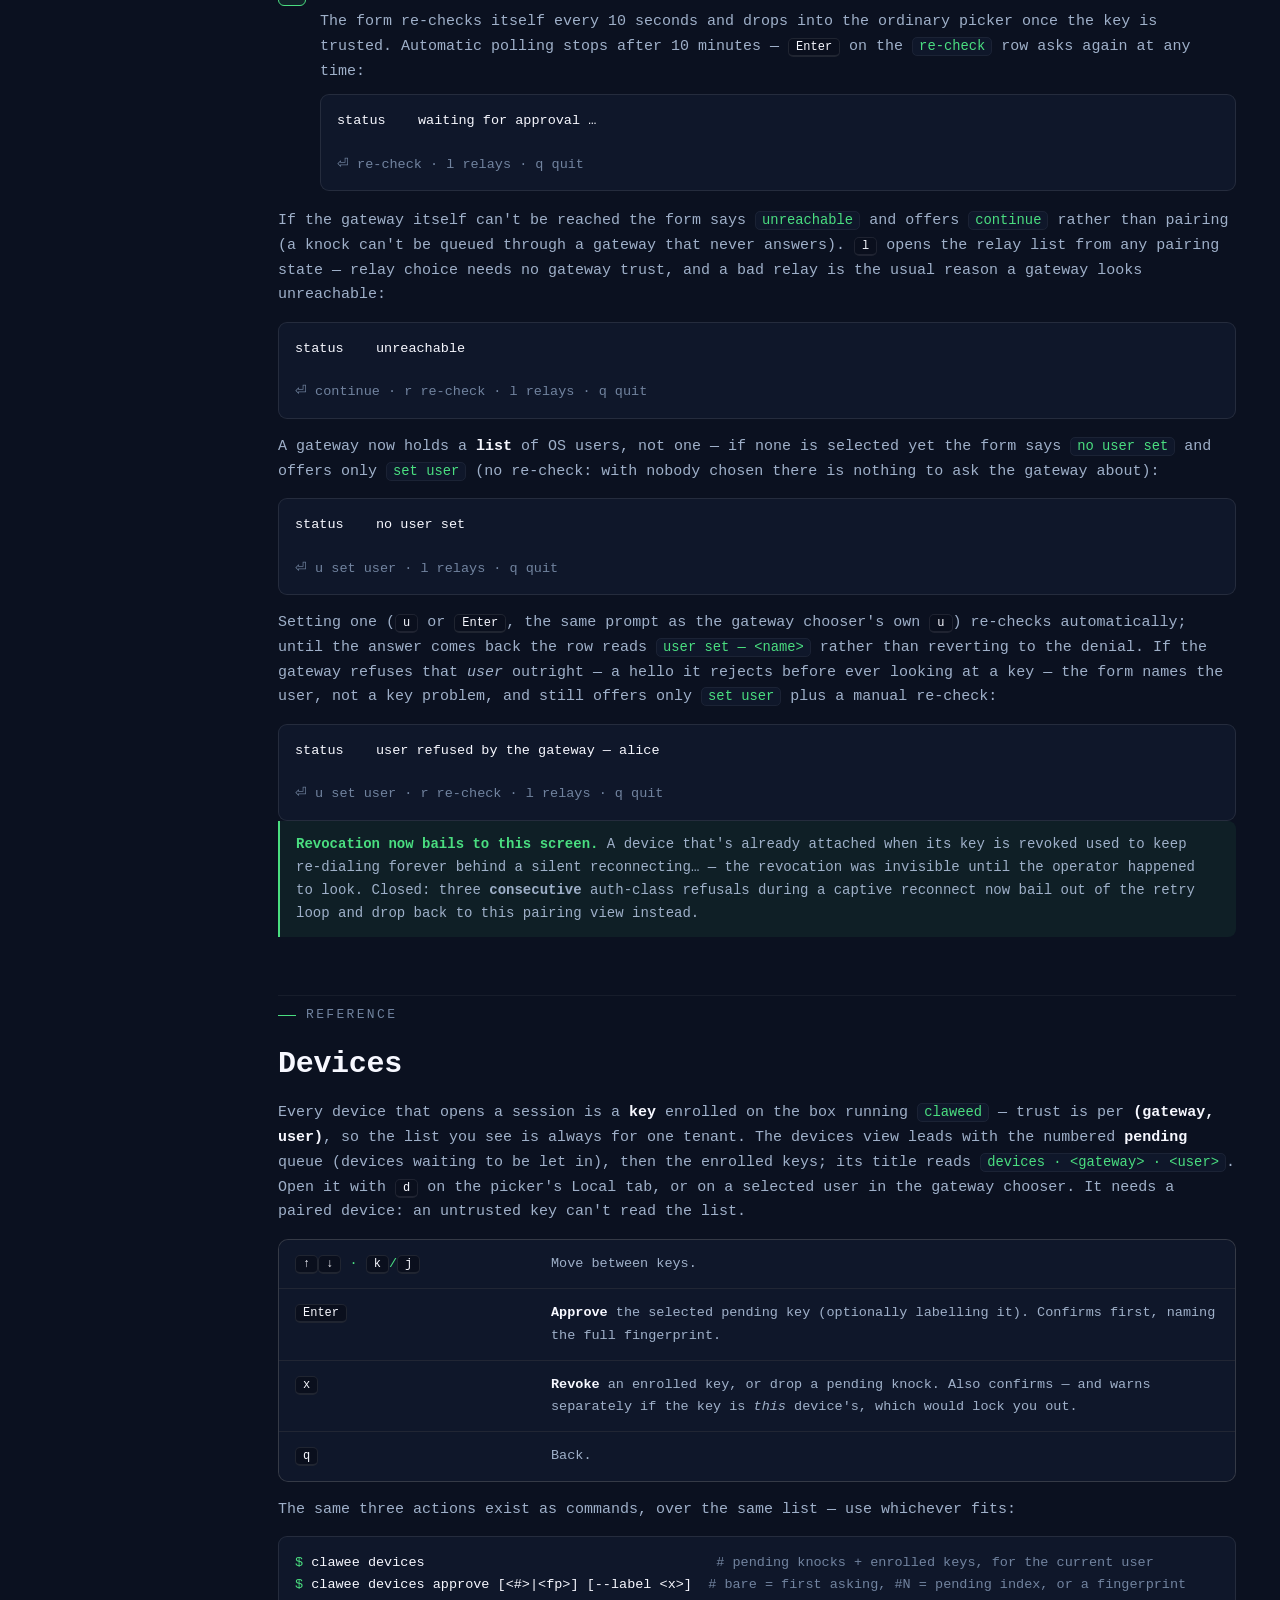
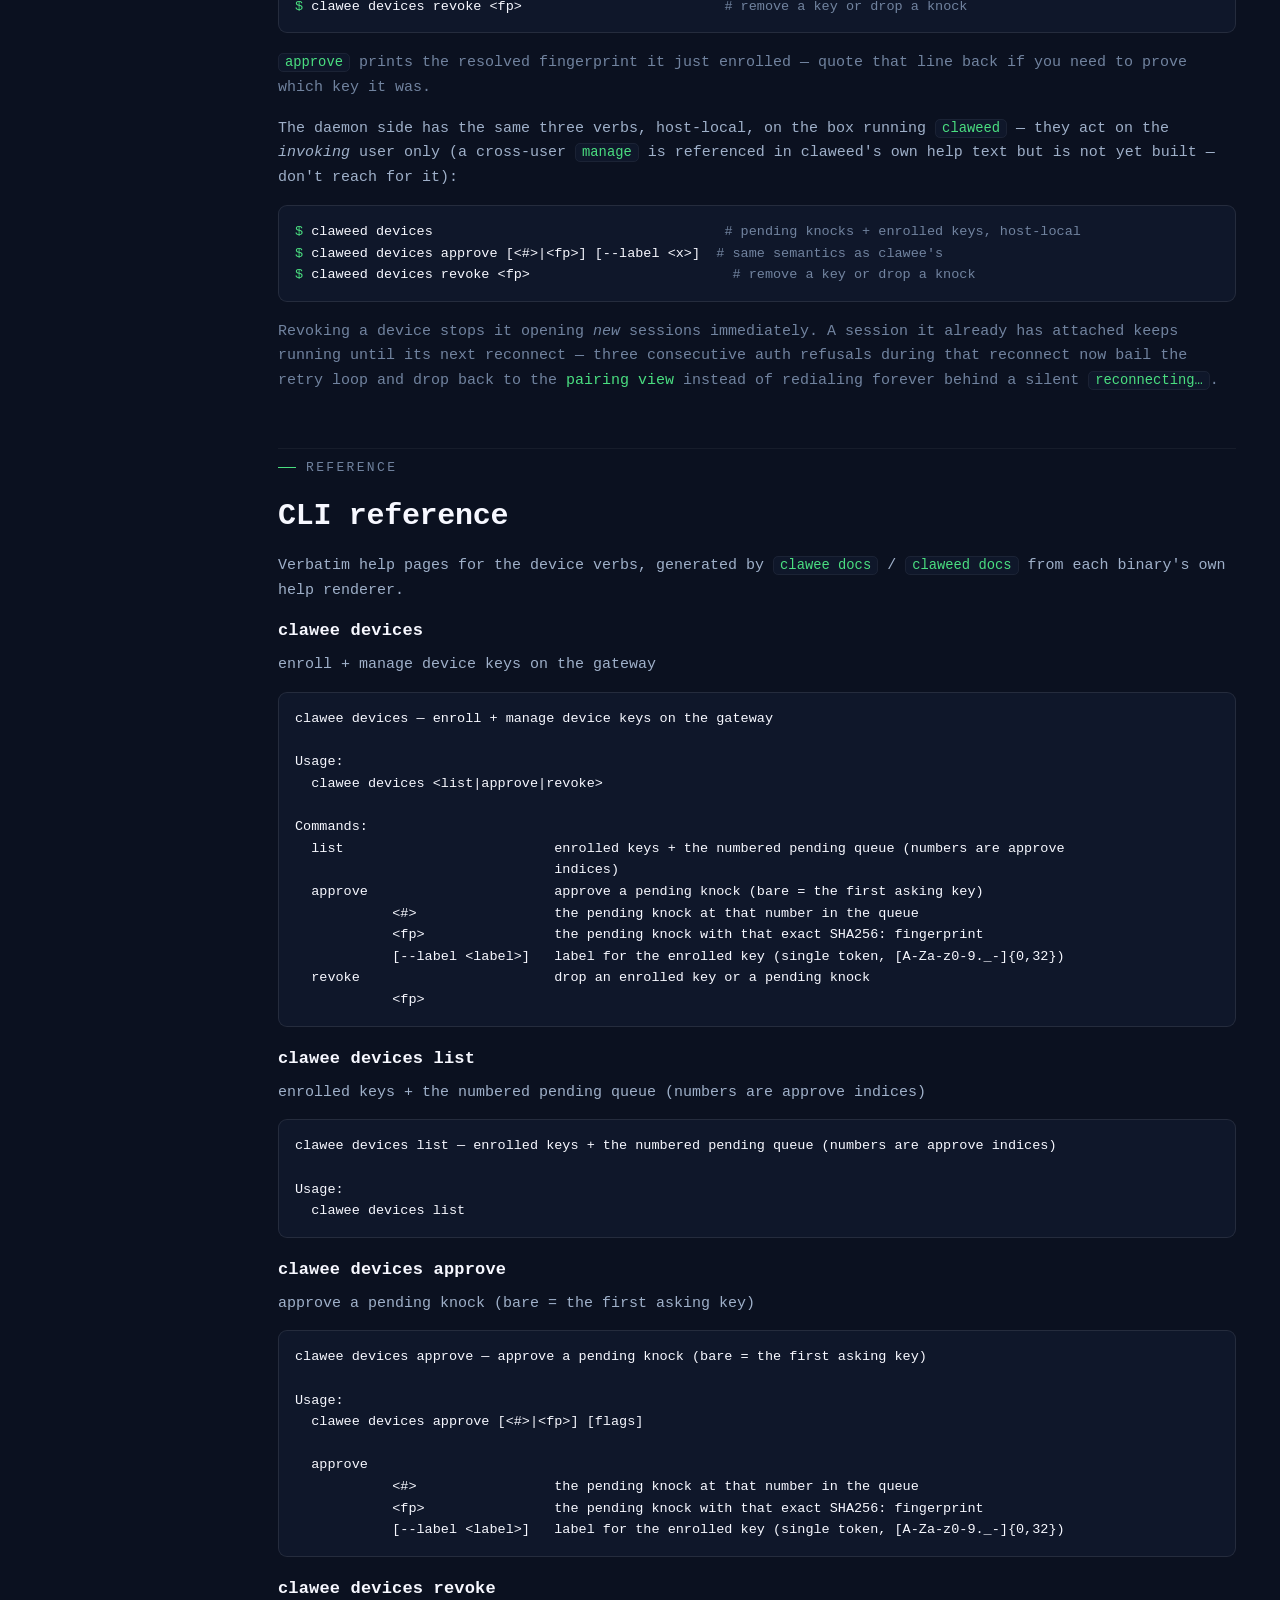
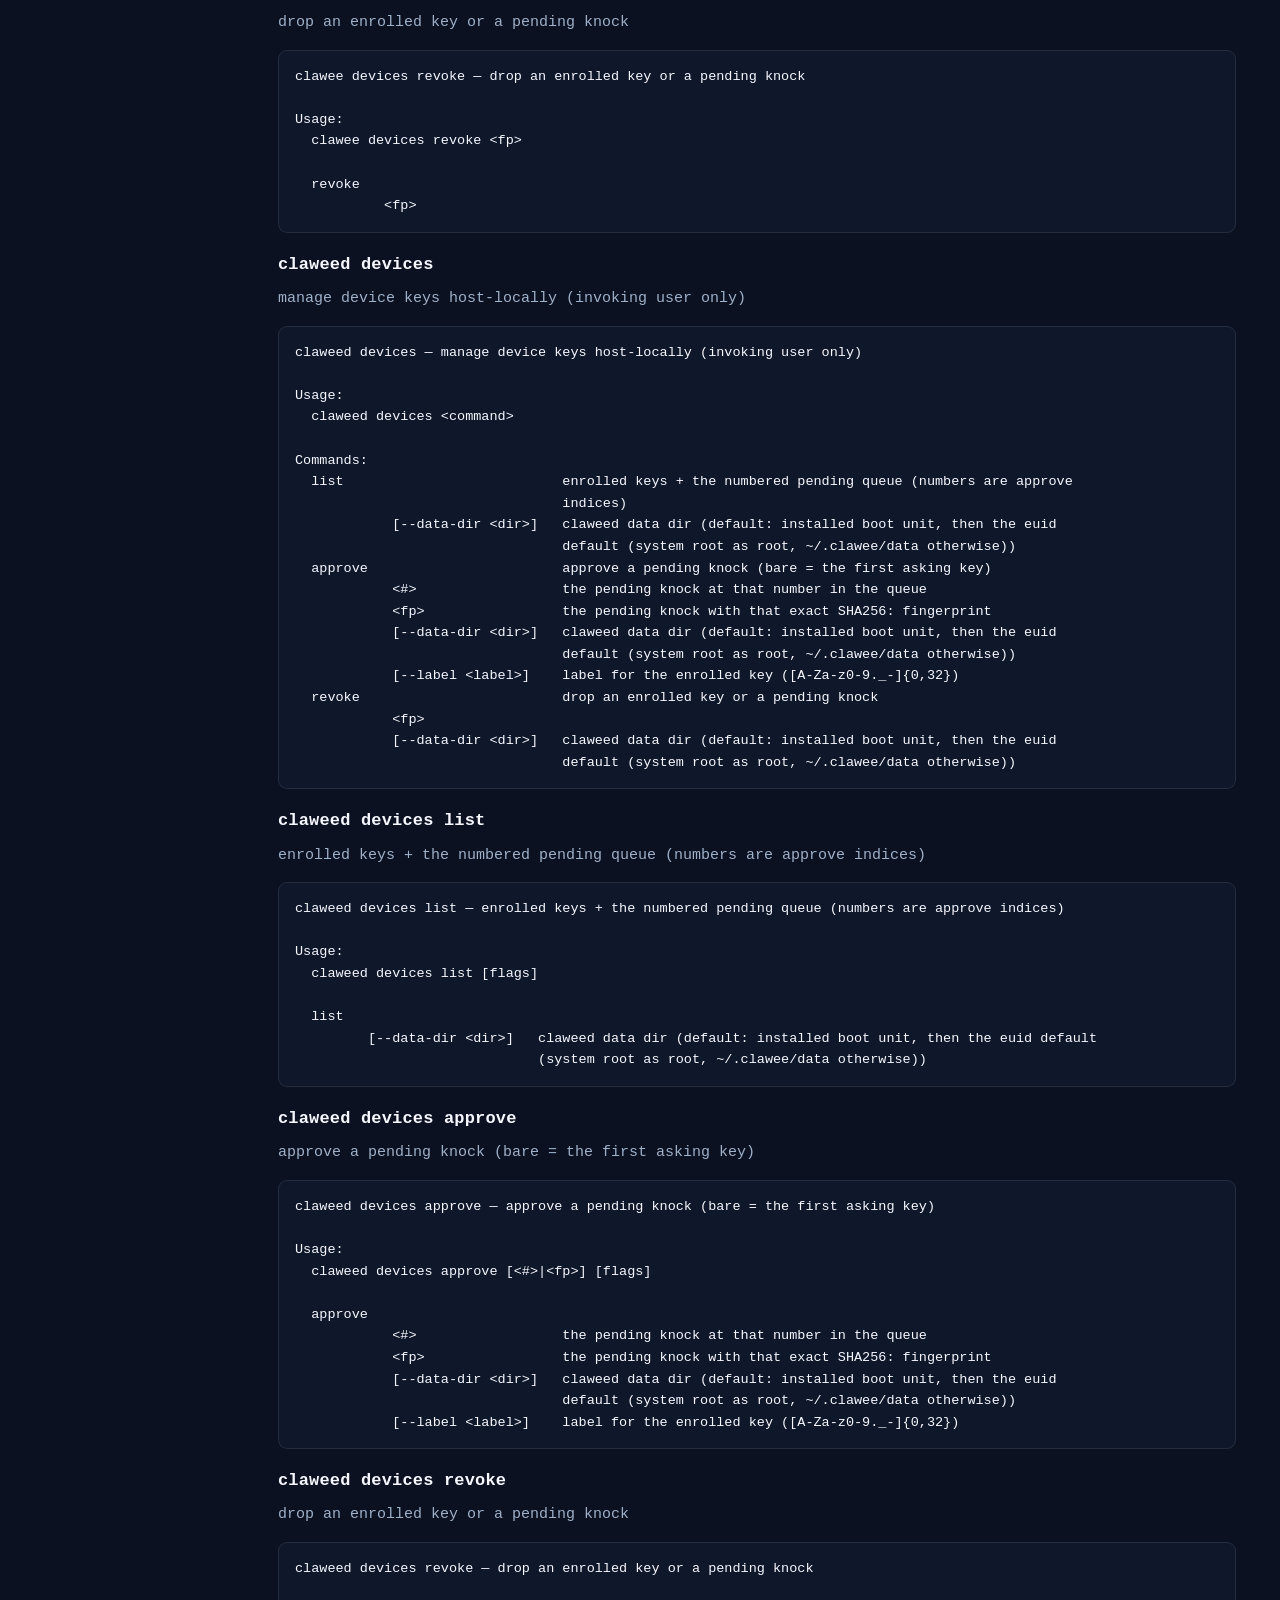
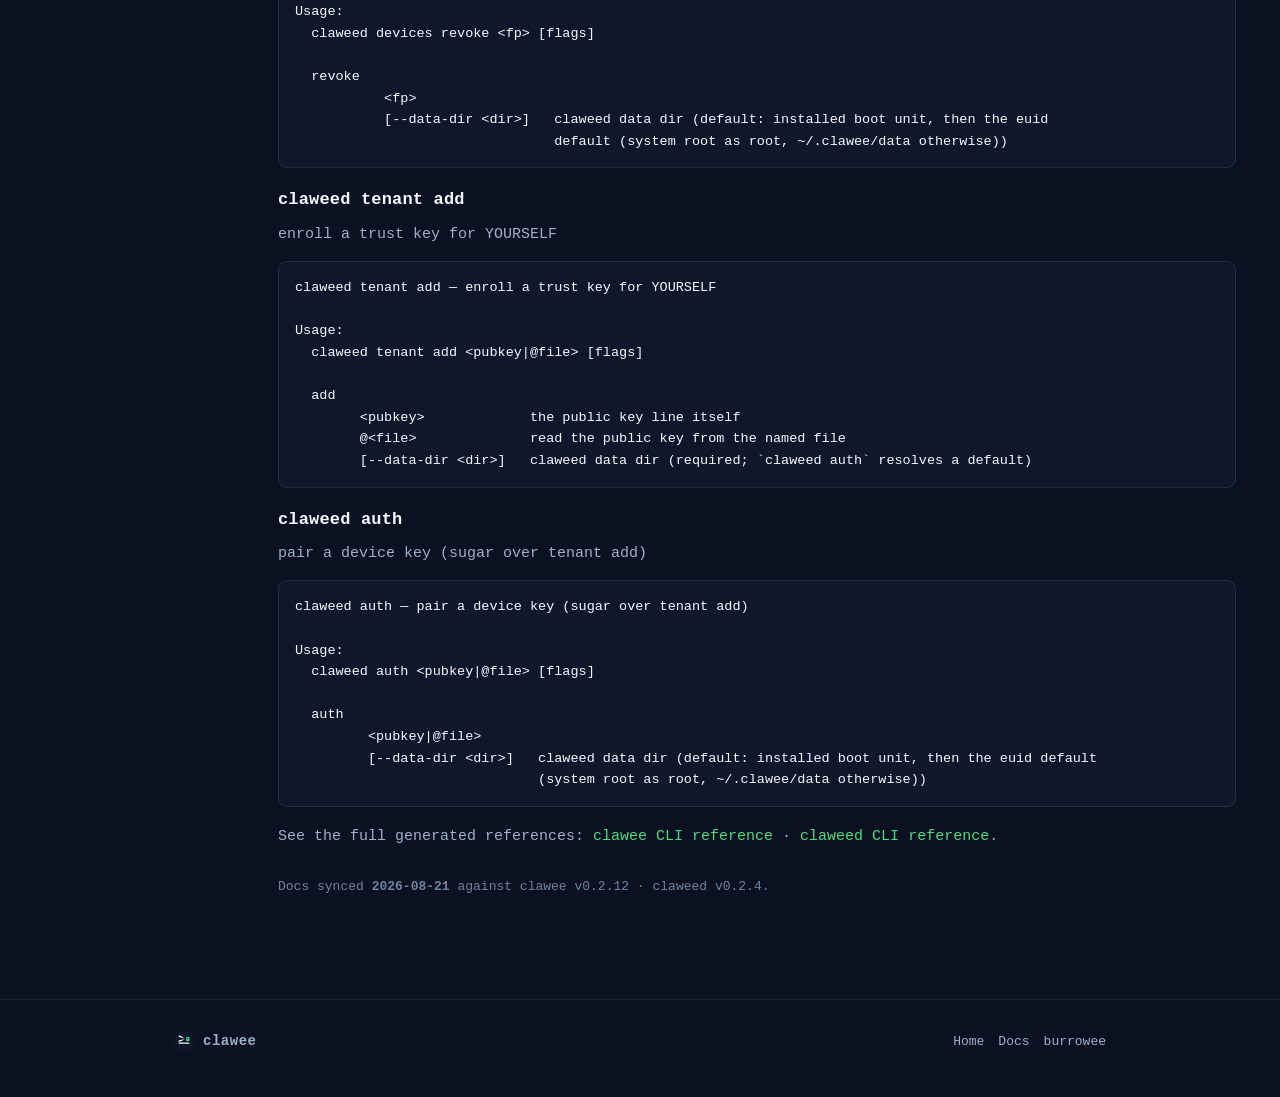
<file: docs/devices/index.html>
<!doctype html>
<html lang="en">
<head>
  <meta charset="utf-8">
  <meta name="viewport" content="width=device-width, initial-scale=1">
  <title>clawee docs — devices &amp; pairing</title>
  <meta name="description" content="The device trust model: pairing-form states, knock/approve, the devices view, and clawee/claweed device verbs.">
  <link rel="icon" type="image/svg+xml" href="/assets/clawee-icon.svg">
  <link rel="icon" type="image/png" sizes="32x32" href="/assets/favicon-32.png">
  <link rel="icon" href="/favicon.ico" sizes="any">
  <link rel="apple-touch-icon" href="/assets/apple-touch-icon.png">
  <link rel="stylesheet" href="/style.css?v=8">
  <meta property="og:title" content="clawee docs — devices &amp; pairing">
  <meta property="og:description" content="The device trust model: pairing-form states, knock/approve, the devices view, and clawee/claweed device verbs.">
  <meta property="og:type" content="website">
  <meta property="og:url" content="https://clawee.org/docs/devices">
  <meta property="og:image" content="https://clawee.org/assets/og.png">
  <meta property="og:image:width" content="1200">
  <meta property="og:image:height" content="630">
  <meta name="twitter:card" content="summary_large_image">
  <meta name="twitter:title" content="clawee docs — devices &amp; pairing">
  <meta name="twitter:description" content="The device trust model: pairing-form states, knock/approve, the devices view, and clawee/claweed device verbs.">
  <meta name="twitter:image" content="https://clawee.org/assets/og.png">
</head>
<body>
  <header>
    <div class="wrap nav">
      <a class="brand" href="/">
        <img src="/assets/clawee-icon.svg" alt="">
        <span>clawee<span class="dot">_</span></span>
      </a>
      <span class="spacer"></span>
      <a class="link" href="/">Home</a>
      <a class="link" href="https://burrowee.com">burrowee</a>
      <a class="cta" href="/docs/quickstart#install">Install</a>
    </div>
  </header>

  <main class="wrap docs-wide docs-layout">
    <nav class="docs-side" aria-label="Docs">
      <a href="/docs">Overview</a>
      <a href="/docs/quickstart">Quick start</a>
      <a href="/docs/sessions">Sessions &amp; keys</a>
      <a href="/docs/gateways">Gateways &amp; users</a>
      <a href="/docs/relays">Relays</a>
      <details open>
        <summary>Devices &amp; pairing</summary>
        <ul>
          <li><a href="#pairing">Pairing a device</a></li>
          <li><a href="#devices">Devices</a></li>
          <li><a href="#reference">CLI reference</a></li>
          <li><a href="#cli-devices">clawee devices</a></li>
          <li><a href="#cli-devices-list">clawee devices list</a></li>
          <li><a href="#cli-devices-approve">clawee devices approve</a></li>
          <li><a href="#cli-devices-revoke">clawee devices revoke</a></li>
          <li><a href="#cli-claweed-devices">claweed devices</a></li>
          <li><a href="#cli-claweed-devices-list">claweed devices list</a></li>
          <li><a href="#cli-claweed-devices-approve">claweed devices approve</a></li>
          <li><a href="#cli-claweed-devices-revoke">claweed devices revoke</a></li>
          <li><a href="#cli-claweed-tenant-add">claweed tenant add</a></li>
          <li><a href="#cli-claweed-auth">claweed auth</a></li>
        </ul>
      </details>
      <a href="/docs/daemon">The daemon</a>
      <a href="/docs/clawee">clawee CLI</a>
      <a href="/docs/claweed">claweed CLI</a>
    </nav>

    <div class="doc">
        <!-- PAIRING -->
        <section id="pairing">
          <p class="section-h">Reference</p>
          <h1>Pairing a device</h1>
          <p>
            Two things have to line up: a <strong>route</strong> — <a href="https://burrowee.com" target="_blank" rel="noopener">burrowee</a> binds your
            device to a gateway — and <strong>trust</strong> — your clawee <strong>device key</strong> is
            enrolled on the box running <code>claweed</code>. clawee and claweed usually live on
            <em>different</em> machines, so the first device is enrolled by hand on the host; extra
            devices can then be approved remotely.
          </p>
          <p>The first device on a new host is enrolled by hand:</p>
          <ol class="steps">
            <li>
              <span class="st">Get your device key</span>
              <p>clawee mints <code>~/.clawee/id_ed25519</code> the first time it runs; the private key never leaves the client. <code>clawee status</code> guarantees the key exists and prints its fingerprint — or mint it on its own with <code>clawee doctor --fix</code>. Then read the public half:</p>
              <pre><span class="p">$</span> clawee status                <span class="mut"># brings up the chain; mints the key + shows its fingerprint</span>
<span class="p">$</span> clawee doctor --fix          <span class="mut"># (or) mint / repair the identity key on its own</span>
<span class="p">$</span> cat ~/.clawee/id_ed25519.pub  <span class="mut"># the public key to enroll</span></pre>
            </li>
            <li>
              <span class="st">Send the public key to the host</span>
              <p>Copy that <code>id_ed25519.pub</code> line to the box running <code>claweed</code> — paste it, <code>scp</code> it, however you like. Only the <em>public</em> key travels.</p>
            </li>
            <li>
              <span class="st">Enroll it on the host</span>
              <p>On the claweed box, register the key for your tenant — it enrolls against the <em>invoking</em> OS user (auth/devices/tenant all act on your own host login; there's no per-call user override). <code>claweed auth</code> is sugar over the full verb, <code>claweed tenant add</code> — renamed from the old <code>tenant add-key</code> spelling, which the released binary now refuses:</p>
              <pre><span class="p">$</span> claweed auth @id_ed25519.pub         <span class="mut"># from a file — sugar over `tenant add`</span>
<span class="p">$</span> claweed auth "ssh-ed25519 AAAA… "   <span class="mut"># or paste the key inline</span>
<span class="p">$</span> claweed tenant add @id_ed25519.pub --data-dir &lt;dir&gt;  <span class="mut"># the full verb — --data-dir is required here</span></pre>
              <p style="margin-top:8px; color:var(--dim)">Setting up your <em>own</em> login on a fresh host? <code>claweed setup</code> (see <a href="/docs/quickstart#install">install</a>) already bootstrapped it from your <code>~/.ssh/authorized_keys</code> — this step is for enrolling a different device's key.</p>
            </li>
          </ol>
          <div class="callout">
            <strong>Additional devices — pair from the picker.</strong> Once one device is enrolled you
            don't need host access for the next one. On the new device just run <code>clawee</code>: an
            untrusted key can't open a session, so the picker opens as a <strong>pairing form</strong>
            instead — a header naming the gateway, the status, and the device key fingerprint, with one
            action on the top row.
            <pre style="margin:10px 0 0">gateway   workshop (SHA256:a1b2c3d4)
status    not paired
key       SHA256:xxxxxxxxxxxxxxxxxxxxxxxxxxxxxxxxxxxxxxxxxxx

<span class="mut">⏎ pair · r re-check · l relays · q quit</span></pre>
          </div>
          <ol class="steps">
            <li>
              <span class="st">Send the request</span>
              <p>Press <kbd>Enter</kbd> on the <code>pair</code> row. That queues a <em>knock</em> on the
                host and the status becomes <code>waiting for approval</code> with a running clock. If
                your ssh-agent holds several keys clawee asks which one to enrol first — pairing enrols
                exactly <strong>one</strong> key.</p>
            </li>
            <li>
              <span class="st">Approve it from an enrolled device</span>
              <p>On a device that's already paired, approve the pending fingerprint — from the CLI, or in
                the picker's devices view (<kbd>d</kbd> on the Local tab: <kbd>Enter</kbd> approves the
                selected pending key, <kbd>x</kbd> revokes):</p>
              <pre><span class="p">$</span> clawee devices                                    <span class="mut"># pending knocks + enrolled keys</span>
<span class="p">$</span> clawee devices approve [&lt;#&gt;|&lt;fp&gt;] [--label &lt;x&gt;]  <span class="mut"># bare = first asking, #N = pending index</span>
<span class="p">$</span> clawee devices revoke &lt;fp&gt;                         <span class="mut"># remove a key or drop a knock</span></pre>
            </li>
            <li>
              <span class="st">Back on the new device</span>
              <p>The form re-checks itself every 10 seconds and drops into the ordinary picker once the
                key is trusted. Automatic polling stops after 10 minutes — <kbd>Enter</kbd> on the
                <code>re-check</code> row asks again at any time:</p>
              <pre style="margin:10px 0 0">status    waiting for approval …

<span class="mut">⏎ re-check · l relays · q quit</span></pre>
            </li>
          </ol>
          <p style="margin-top:16px">
            If the gateway itself can't be reached the form says <code>unreachable</code> and offers
            <code>continue</code> rather than pairing (a knock can't be queued through a gateway that
            never answers). <kbd>l</kbd> opens the relay list from any pairing state — relay choice needs
            no gateway trust, and a bad relay is the usual reason a gateway looks unreachable:
          </p>
          <pre style="margin:10px 0 0">status    unreachable

<span class="mut">⏎ continue · r re-check · l relays · q quit</span></pre>
          <p style="margin-top:16px">
            A gateway now holds a <strong>list</strong> of OS users, not one — if none is selected yet the
            form says <code>no user set</code> and offers only <code>set user</code> (no re-check: with
            nobody chosen there is nothing to ask the gateway about):
          </p>
          <pre style="margin:10px 0 0">status    no user set

<span class="mut">⏎ u set user · l relays · q quit</span></pre>
          <p style="margin-top:16px">
            Setting one (<kbd>u</kbd> or <kbd>Enter</kbd>, the same prompt as the gateway chooser's own
            <kbd>u</kbd>) re-checks automatically; until the answer comes back the row reads
            <code>user set — &lt;name&gt;</code> rather than reverting to the denial. If the gateway
            refuses that <em>user</em> outright — a hello it rejects before ever looking at a key — the
            form names the user, not a key problem, and still offers only <code>set user</code> plus a
            manual re-check:
          </p>
          <pre style="margin:10px 0 0">status    user refused by the gateway — alice

<span class="mut">⏎ u set user · r re-check · l relays · q quit</span></pre>
          <div class="callout">
            <strong>Revocation now bails to this screen.</strong> A device that's already attached when its
            key is revoked used to keep re-dialing forever behind a silent <code>reconnecting…</code> — the
            revocation was invisible until the operator happened to look. Closed: three <b>consecutive</b>
            auth-class refusals during a captive reconnect now bail out of the retry loop and drop back to
            this pairing view instead.
          </div>
        </section>

        <!-- DEVICES -->
        <section id="devices">
          <p class="section-h">Reference</p>
          <h2>Devices</h2>
          <p>
            Every device that opens a session is a <strong>key</strong> enrolled on the box running
            <code>claweed</code> — trust is per <strong>(gateway, user)</strong>, so the list you see is
            always for one tenant. The devices view leads with the numbered <strong>pending</strong> queue
            (devices waiting to be let in), then the enrolled keys; its title reads
            <code>devices · &lt;gateway&gt; · &lt;user&gt;</code>. Open it with <kbd>d</kbd> on the
            picker's Local tab, or on a selected user in the gateway chooser. It needs a paired device: an
            untrusted key can't read the list.
          </p>
          <div class="cmds">
            <div class="row"><code><kbd>↑</kbd><kbd>↓</kbd> · <kbd>k</kbd>/<kbd>j</kbd></code><span class="d">Move between keys.</span></div>
            <div class="row"><code><kbd>Enter</kbd></code><span class="d"><b>Approve</b> the selected pending key (optionally labelling it). Confirms first, naming the full fingerprint.</span></div>
            <div class="row"><code><kbd>x</kbd></code><span class="d"><b>Revoke</b> an enrolled key, or drop a pending knock. Also confirms — and warns separately if the key is <em>this</em> device's, which would lock you out.</span></div>
            <div class="row"><code><kbd>q</kbd></code><span class="d">Back.</span></div>
          </div>
          <p style="margin-top:16px">
            The same three actions exist as commands, over the same list — use whichever fits:
          </p>
          <pre><span class="p">$</span> clawee devices                                    <span class="mut"># pending knocks + enrolled keys, for the current user</span>
<span class="p">$</span> clawee devices approve [&lt;#&gt;|&lt;fp&gt;] [--label &lt;x&gt;]  <span class="mut"># bare = first asking, #N = pending index, or a fingerprint</span>
<span class="p">$</span> clawee devices revoke &lt;fp&gt;                         <span class="mut"># remove a key or drop a knock</span></pre>
          <p style="margin-top:8px; color:var(--dim)">
            <code>approve</code> prints the resolved fingerprint it just enrolled — quote that line back if
            you need to prove which key it was.
          </p>
          <p style="margin-top:16px">
            The daemon side has the same three verbs, host-local, on the box running <code>claweed</code> —
            they act on the <em>invoking</em> user only (a cross-user <code>manage</code> is referenced in
            claweed's own help text but is not yet built — don't reach for it):
          </p>
          <pre><span class="p">$</span> claweed devices                                    <span class="mut"># pending knocks + enrolled keys, host-local</span>
<span class="p">$</span> claweed devices approve [&lt;#&gt;|&lt;fp&gt;] [--label &lt;x&gt;]  <span class="mut"># same semantics as clawee's</span>
<span class="p">$</span> claweed devices revoke &lt;fp&gt;                         <span class="mut"># remove a key or drop a knock</span></pre>
          <p style="margin-top:16px; color:var(--dim)">
            Revoking a device stops it opening <em>new</em> sessions immediately. A session it already has
            attached keeps running until its next reconnect — three consecutive auth refusals during that
            reconnect now bail the retry loop and drop back to the <a href="#pairing">pairing view</a>
            instead of redialing forever behind a silent <code>reconnecting…</code>.
          </p>
        </section>

        <!-- CLI REFERENCE -->
        <section id="reference">
          <p class="section-h">Reference</p>
          <h2>CLI reference</h2>
          <p>Verbatim help pages for the device verbs, generated by <code>clawee docs</code> / <code>claweed docs</code> from each binary's own help renderer.</p>

          <h3 id="cli-devices">clawee devices</h3>
          <!-- cli-embed: clawee devices -->
<p class="mut">enroll + manage device keys on the gateway</p>
<pre class="help">clawee devices — enroll + manage device keys on the gateway

Usage:
  clawee devices &lt;list|approve|revoke&gt;

Commands:
  list                          enrolled keys + the numbered pending queue (numbers are approve
                                indices)
  approve                       approve a pending knock (bare = the first asking key)
            &lt;#&gt;                 the pending knock at that number in the queue
            &lt;fp&gt;                the pending knock with that exact SHA256: fingerprint
            [--label &lt;label&gt;]   label for the enrolled key (single token, [A-Za-z0-9._-]{0,32})
  revoke                        drop an enrolled key or a pending knock
            &lt;fp&gt;</pre>
<!-- /cli-embed -->

          <h3 id="cli-devices-list">clawee devices list</h3>
          <!-- cli-embed: clawee devices list -->
<p class="mut">enrolled keys + the numbered pending queue (numbers are approve indices)</p>
<pre class="help">clawee devices list — enrolled keys + the numbered pending queue (numbers are approve indices)

Usage:
  clawee devices list</pre>
<!-- /cli-embed -->

          <h3 id="cli-devices-approve">clawee devices approve</h3>
          <!-- cli-embed: clawee devices approve -->
<p class="mut">approve a pending knock (bare = the first asking key)</p>
<pre class="help">clawee devices approve — approve a pending knock (bare = the first asking key)

Usage:
  clawee devices approve [&lt;#&gt;|&lt;fp&gt;] [flags]

  approve
            &lt;#&gt;                 the pending knock at that number in the queue
            &lt;fp&gt;                the pending knock with that exact SHA256: fingerprint
            [--label &lt;label&gt;]   label for the enrolled key (single token, [A-Za-z0-9._-]{0,32})</pre>
<!-- /cli-embed -->

          <h3 id="cli-devices-revoke">clawee devices revoke</h3>
          <!-- cli-embed: clawee devices revoke -->
<p class="mut">drop an enrolled key or a pending knock</p>
<pre class="help">clawee devices revoke — drop an enrolled key or a pending knock

Usage:
  clawee devices revoke &lt;fp&gt;

  revoke
           &lt;fp&gt;</pre>
<!-- /cli-embed -->

          <h3 id="cli-claweed-devices">claweed devices</h3>
          <!-- cli-embed: claweed devices -->
<p class="mut">manage device keys host-locally (invoking user only)</p>
<pre class="help">claweed devices — manage device keys host-locally (invoking user only)

Usage:
  claweed devices &lt;command&gt;

Commands:
  list                           enrolled keys + the numbered pending queue (numbers are approve
                                 indices)
            [--data-dir &lt;dir&gt;]   claweed data dir (default: installed boot unit, then the euid
                                 default (system root as root, ~/.clawee/data otherwise))
  approve                        approve a pending knock (bare = the first asking key)
            &lt;#&gt;                  the pending knock at that number in the queue
            &lt;fp&gt;                 the pending knock with that exact SHA256: fingerprint
            [--data-dir &lt;dir&gt;]   claweed data dir (default: installed boot unit, then the euid
                                 default (system root as root, ~/.clawee/data otherwise))
            [--label &lt;label&gt;]    label for the enrolled key ([A-Za-z0-9._-]{0,32})
  revoke                         drop an enrolled key or a pending knock
            &lt;fp&gt;
            [--data-dir &lt;dir&gt;]   claweed data dir (default: installed boot unit, then the euid
                                 default (system root as root, ~/.clawee/data otherwise))</pre>
<!-- /cli-embed -->

          <h3 id="cli-claweed-devices-list">claweed devices list</h3>
          <!-- cli-embed: claweed devices list -->
<p class="mut">enrolled keys + the numbered pending queue (numbers are approve indices)</p>
<pre class="help">claweed devices list — enrolled keys + the numbered pending queue (numbers are approve indices)

Usage:
  claweed devices list [flags]

  list
         [--data-dir &lt;dir&gt;]   claweed data dir (default: installed boot unit, then the euid default
                              (system root as root, ~/.clawee/data otherwise))</pre>
<!-- /cli-embed -->

          <h3 id="cli-claweed-devices-approve">claweed devices approve</h3>
          <!-- cli-embed: claweed devices approve -->
<p class="mut">approve a pending knock (bare = the first asking key)</p>
<pre class="help">claweed devices approve — approve a pending knock (bare = the first asking key)

Usage:
  claweed devices approve [&lt;#&gt;|&lt;fp&gt;] [flags]

  approve
            &lt;#&gt;                  the pending knock at that number in the queue
            &lt;fp&gt;                 the pending knock with that exact SHA256: fingerprint
            [--data-dir &lt;dir&gt;]   claweed data dir (default: installed boot unit, then the euid
                                 default (system root as root, ~/.clawee/data otherwise))
            [--label &lt;label&gt;]    label for the enrolled key ([A-Za-z0-9._-]{0,32})</pre>
<!-- /cli-embed -->

          <h3 id="cli-claweed-devices-revoke">claweed devices revoke</h3>
          <!-- cli-embed: claweed devices revoke -->
<p class="mut">drop an enrolled key or a pending knock</p>
<pre class="help">claweed devices revoke — drop an enrolled key or a pending knock

Usage:
  claweed devices revoke &lt;fp&gt; [flags]

  revoke
           &lt;fp&gt;
           [--data-dir &lt;dir&gt;]   claweed data dir (default: installed boot unit, then the euid
                                default (system root as root, ~/.clawee/data otherwise))</pre>
<!-- /cli-embed -->

          <h3 id="cli-claweed-tenant-add">claweed tenant add</h3>
          <!-- cli-embed: claweed tenant add -->
<p class="mut">enroll a trust key for YOURSELF</p>
<pre class="help">claweed tenant add — enroll a trust key for YOURSELF

Usage:
  claweed tenant add &lt;pubkey|@file&gt; [flags]

  add
        &lt;pubkey&gt;             the public key line itself
        @&lt;file&gt;              read the public key from the named file
        [--data-dir &lt;dir&gt;]   claweed data dir (required; `claweed auth` resolves a default)</pre>
<!-- /cli-embed -->

          <h3 id="cli-claweed-auth">claweed auth</h3>
          <!-- cli-embed: claweed auth -->
<p class="mut">pair a device key (sugar over tenant add)</p>
<pre class="help">claweed auth — pair a device key (sugar over tenant add)

Usage:
  claweed auth &lt;pubkey|@file&gt; [flags]

  auth
         &lt;pubkey|@file&gt;
         [--data-dir &lt;dir&gt;]   claweed data dir (default: installed boot unit, then the euid default
                              (system root as root, ~/.clawee/data otherwise))</pre>
<!-- /cli-embed -->

          <p style="margin-top:16px">
            See the full generated references: <a href="/docs/clawee">clawee CLI reference</a> ·
            <a href="/docs/claweed">claweed CLI reference</a>.
          </p>
          <p style="margin-top:26px; color:var(--dim); font-size:13px">
            <!-- Static on purpose: NOT class="ver" — script.js rewrites those to the live
                 channel version, which would make this stamp claim a sync it never had. -->
            Docs synced <b>2026-08-21</b> against clawee v0.2.12 · claweed v0.2.4.
          </p>
        </section>
      </div>
  </main>

  <footer>
    <div class="wrap foot">
      <a class="brand" href="/" style="gap:9px">
        <img src="/assets/clawee-icon.svg" alt="" style="width:20px;height:20px">
        <span style="font-size:14px">clawee</span>
      </a>
      <span class="spacer"></span>
      <a href="/">Home</a>
      <a href="/docs">Docs</a>
      <a href="https://burrowee.com" target="_blank" rel="noopener">burrowee</a>
    </div>
  </footer>

  <script src="/script.js?v=6"></script>
</body>
</html>
</file>
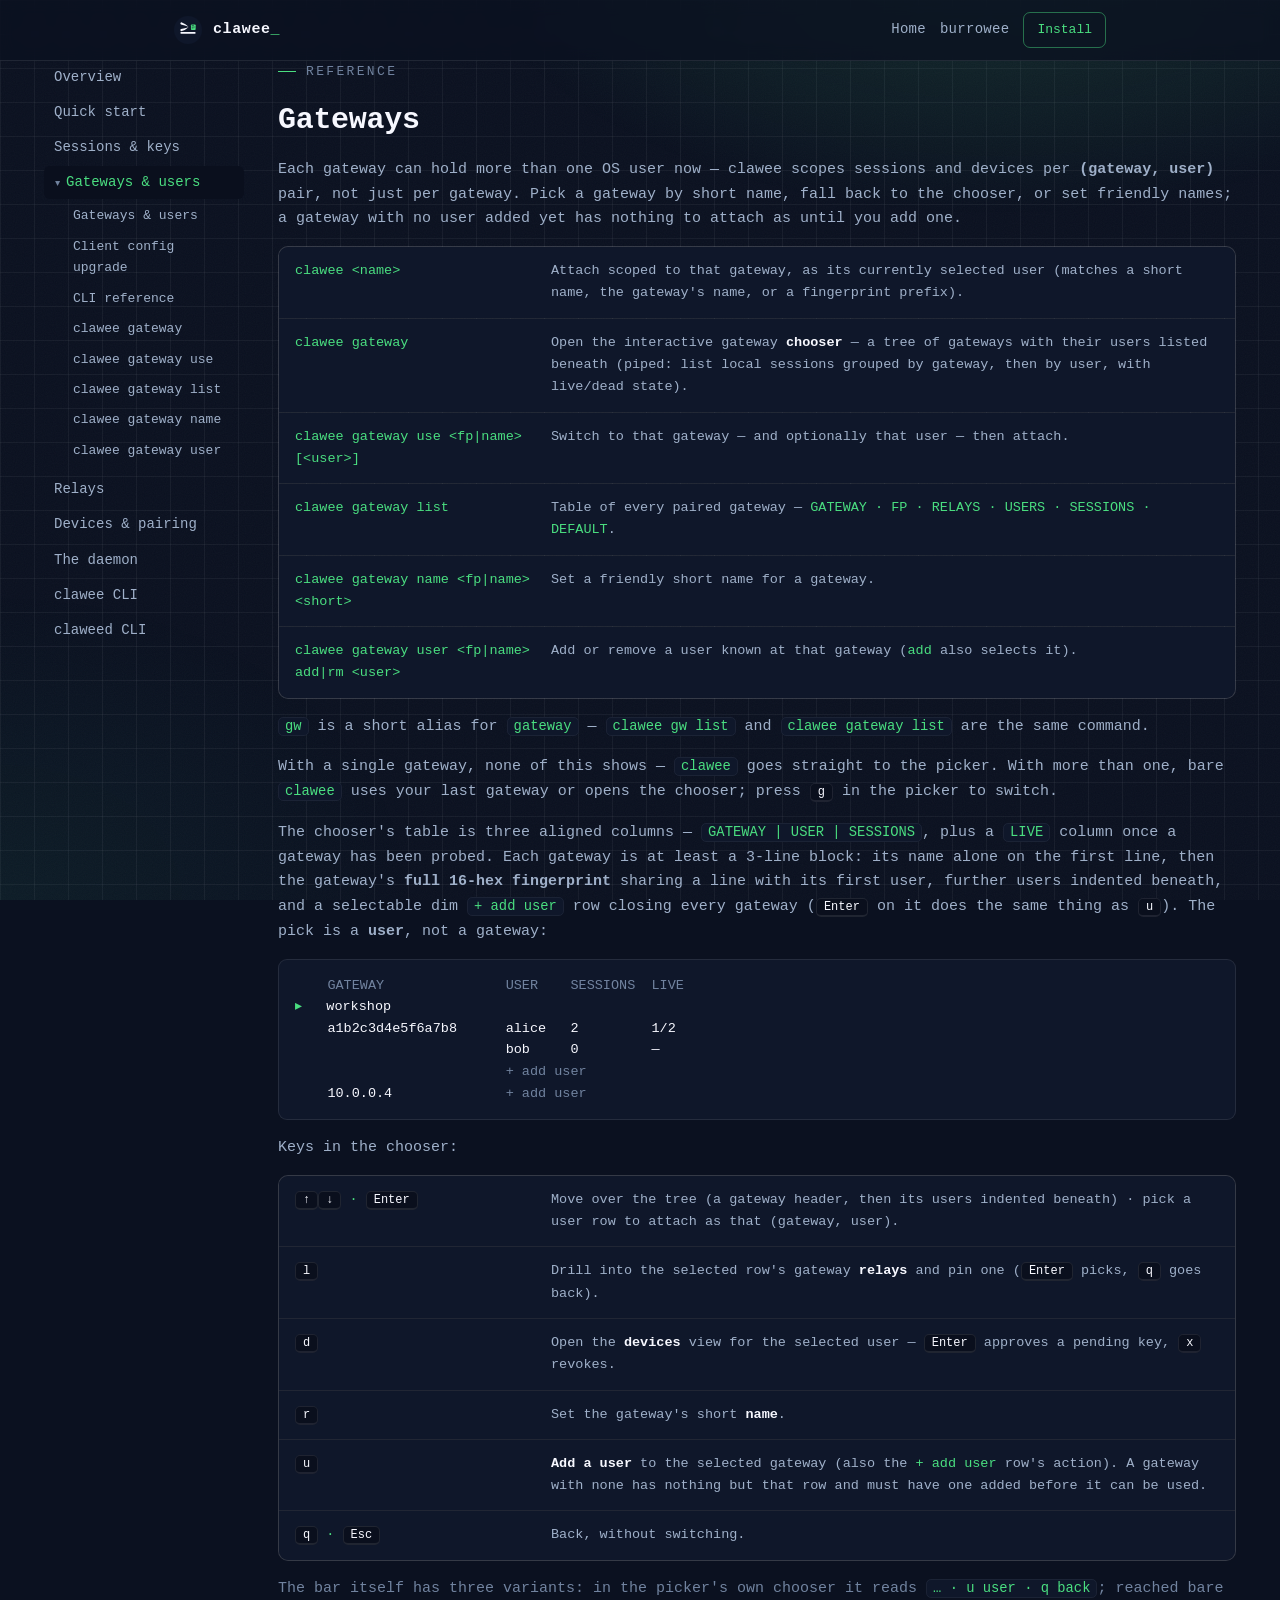
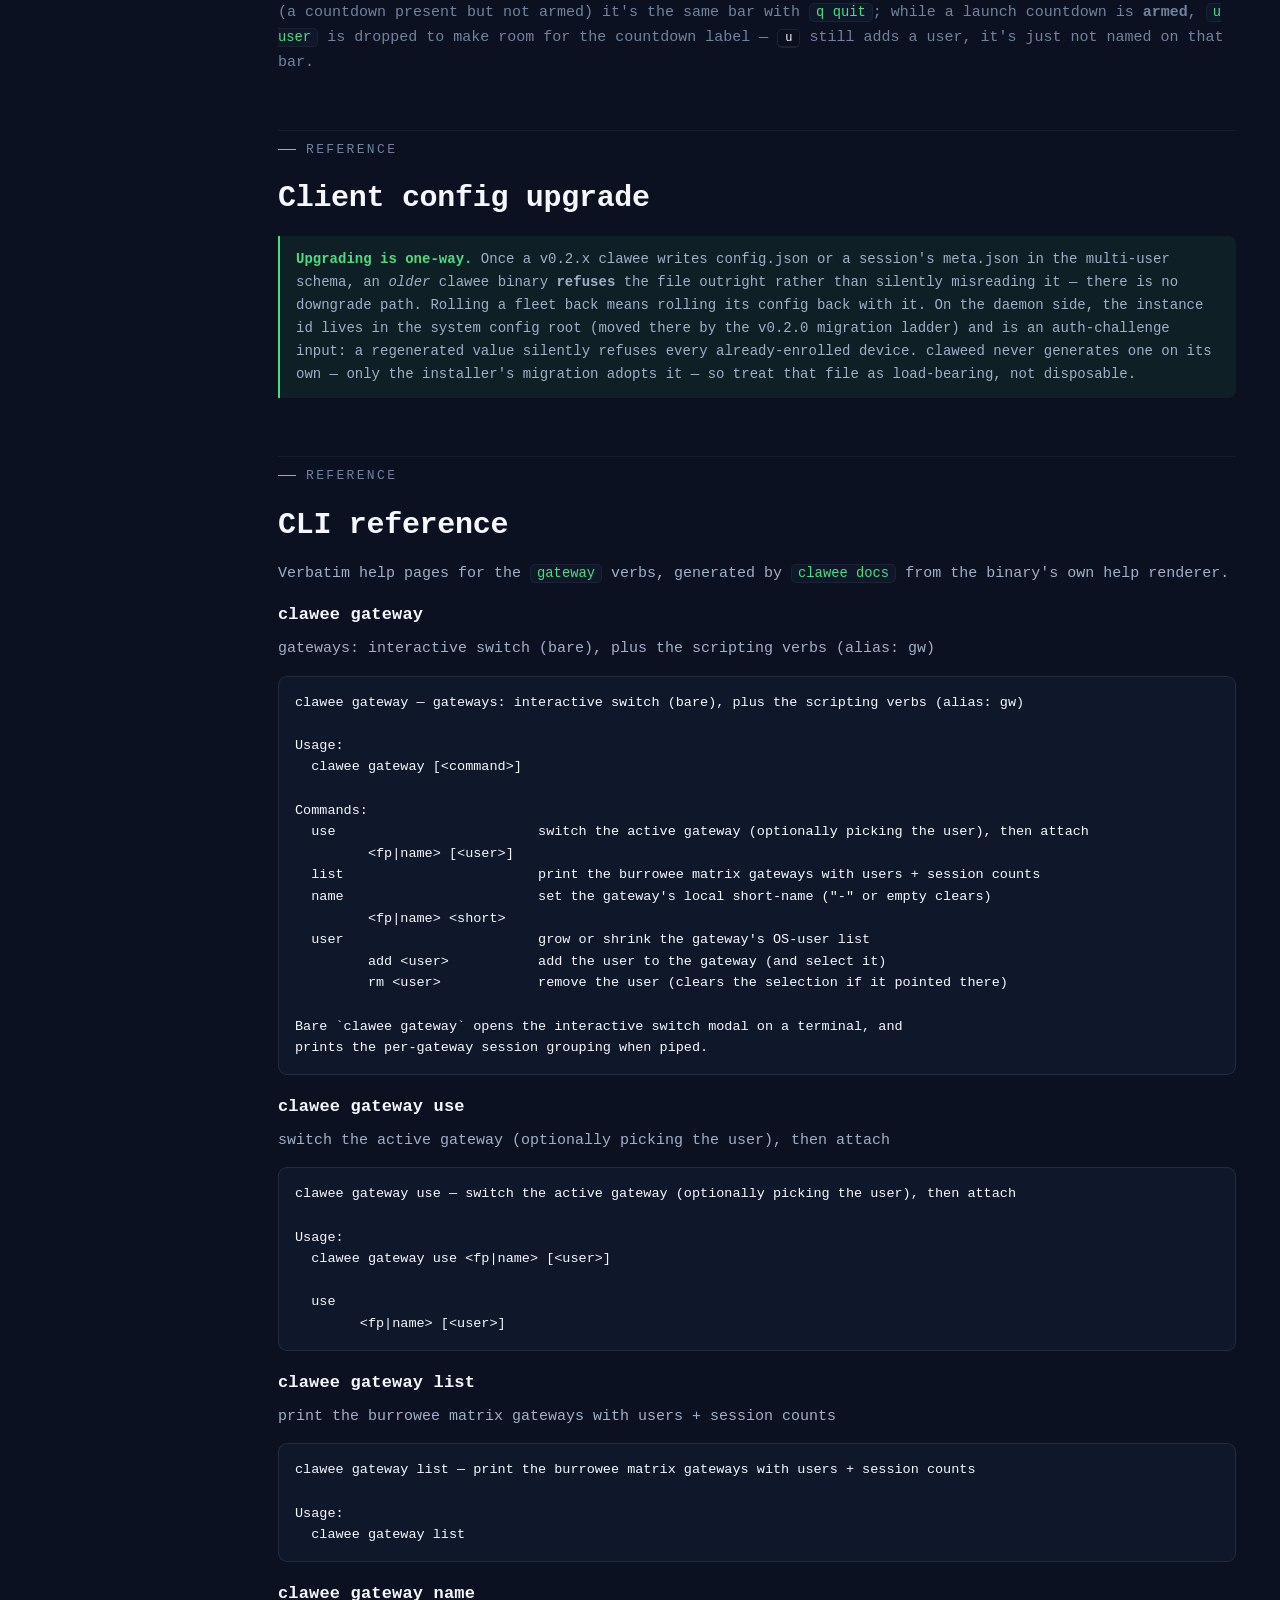
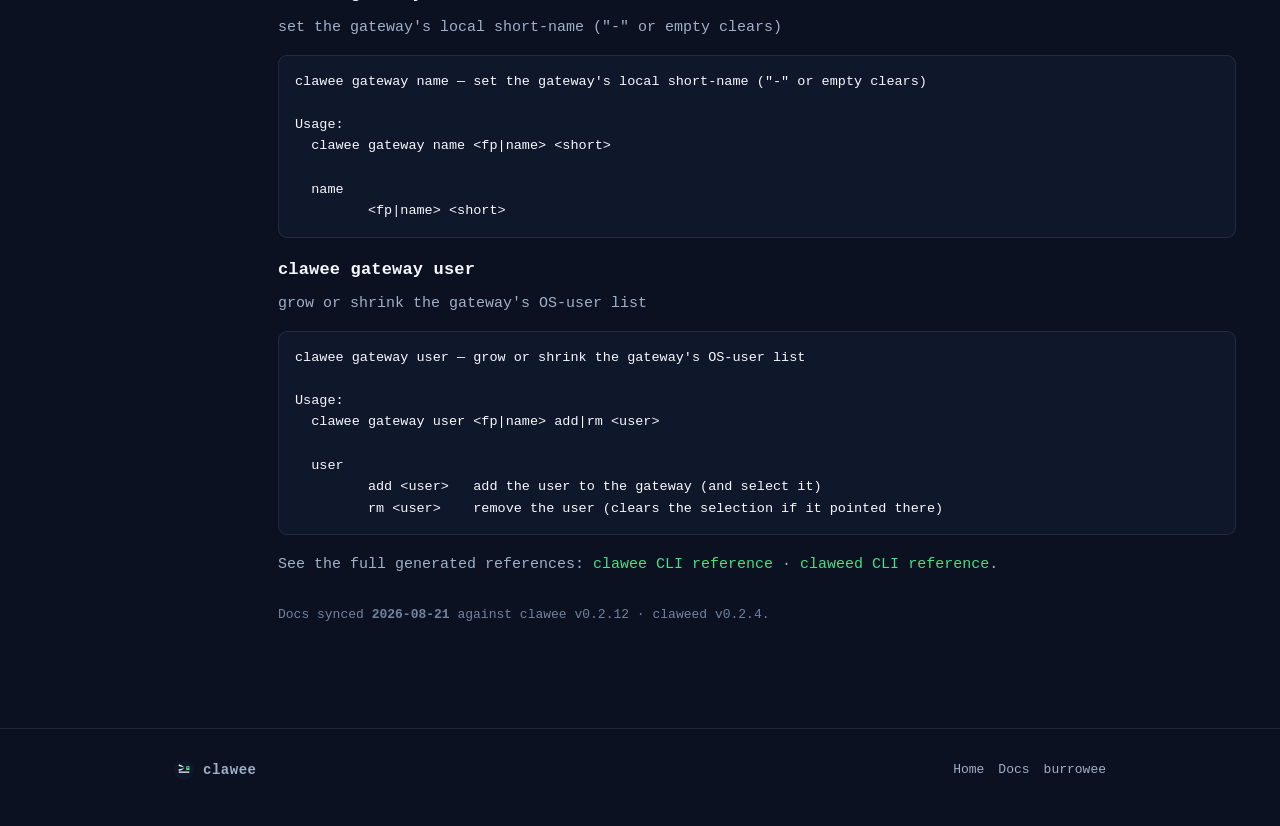
<file: docs/gateways/index.html>
<!doctype html>
<html lang="en">
<head>
  <meta charset="utf-8">
  <meta name="viewport" content="width=device-width, initial-scale=1">
  <title>clawee docs — gateways &amp; users</title>
  <meta name="description" content="The multi-user gateway model, the tree chooser, the gateway verbs, and the client-config upgrade note.">
  <link rel="icon" type="image/svg+xml" href="/assets/clawee-icon.svg">
  <link rel="icon" type="image/png" sizes="32x32" href="/assets/favicon-32.png">
  <link rel="icon" href="/favicon.ico" sizes="any">
  <link rel="apple-touch-icon" href="/assets/apple-touch-icon.png">
  <link rel="stylesheet" href="/style.css?v=8">
  <meta property="og:title" content="clawee docs — gateways &amp; users">
  <meta property="og:description" content="The multi-user gateway model, the tree chooser, the gateway verbs, and the client-config upgrade note.">
  <meta property="og:type" content="website">
  <meta property="og:url" content="https://clawee.org/docs/gateways">
  <meta property="og:image" content="https://clawee.org/assets/og.png">
  <meta property="og:image:width" content="1200">
  <meta property="og:image:height" content="630">
  <meta name="twitter:card" content="summary_large_image">
  <meta name="twitter:title" content="clawee docs — gateways &amp; users">
  <meta name="twitter:description" content="The multi-user gateway model, the tree chooser, the gateway verbs, and the client-config upgrade note.">
  <meta name="twitter:image" content="https://clawee.org/assets/og.png">
</head>
<body>
  <header>
    <div class="wrap nav">
      <a class="brand" href="/">
        <img src="/assets/clawee-icon.svg" alt="">
        <span>clawee<span class="dot">_</span></span>
      </a>
      <span class="spacer"></span>
      <a class="link" href="/">Home</a>
      <a class="link" href="https://burrowee.com">burrowee</a>
      <a class="cta" href="/docs/quickstart#install">Install</a>
    </div>
  </header>

  <main class="wrap docs-wide docs-layout">
    <nav class="docs-side" aria-label="Docs">
      <a href="/docs">Overview</a>
      <a href="/docs/quickstart">Quick start</a>
      <a href="/docs/sessions">Sessions &amp; keys</a>
      <details open>
        <summary>Gateways &amp; users</summary>
        <ul>
          <li><a href="#gateways">Gateways &amp; users</a></li>
          <li><a href="#config-upgrade">Client config upgrade</a></li>
          <li><a href="#reference">CLI reference</a></li>
          <li><a href="#cli-gateway">clawee gateway</a></li>
          <li><a href="#cli-gateway-use">clawee gateway use</a></li>
          <li><a href="#cli-gateway-list">clawee gateway list</a></li>
          <li><a href="#cli-gateway-name">clawee gateway name</a></li>
          <li><a href="#cli-gateway-user">clawee gateway user</a></li>
        </ul>
      </details>
      <a href="/docs/relays">Relays</a>
      <a href="/docs/devices">Devices &amp; pairing</a>
      <a href="/docs/daemon">The daemon</a>
      <a href="/docs/clawee">clawee CLI</a>
      <a href="/docs/claweed">claweed CLI</a>
    </nav>

    <div class="doc">
        <!-- GATEWAYS -->
        <section id="gateways">
          <p class="section-h">Reference</p>
          <h1>Gateways</h1>
          <p>
            Each gateway can hold more than one OS user now — clawee scopes sessions and devices per
            <b>(gateway, user)</b> pair, not just per gateway. Pick a gateway by short name, fall back to the
            chooser, or set friendly names; a gateway with no user added yet has nothing to attach as until
            you add one.
          </p>
          <div class="cmds">
            <div class="row"><code>clawee &lt;name&gt;</code><span class="d">Attach scoped to that gateway, as its currently selected user (matches a short name, the gateway's name, or a fingerprint prefix).</span></div>
            <div class="row"><code>clawee gateway</code><span class="d">Open the interactive gateway <b>chooser</b> — a tree of gateways with their users listed beneath (piped: list local sessions grouped by gateway, then by user, with live/dead state).</span></div>
            <div class="row"><code>clawee gateway use &lt;fp|name&gt; [&lt;user&gt;]</code><span class="d">Switch to that gateway — and optionally that user — then attach.</span></div>
            <div class="row"><code>clawee gateway list</code><span class="d">Table of every paired gateway — <code>GATEWAY · FP · RELAYS · USERS · SESSIONS · DEFAULT</code>.</span></div>
            <div class="row"><code>clawee gateway name &lt;fp|name&gt; &lt;short&gt;</code><span class="d">Set a friendly short name for a gateway.</span></div>
            <div class="row"><code>clawee gateway user &lt;fp|name&gt; add|rm &lt;user&gt;</code><span class="d">Add or remove a user known at that gateway (<code>add</code> also selects it).</span></div>
          </div>
          <p style="margin-top:16px">
            <code>gw</code> is a short alias for <code>gateway</code> — <code>clawee gw list</code> and
            <code>clawee gateway list</code> are the same command.
          </p>
          <p style="margin-top:16px">
            With a single gateway, none of this shows — <code>clawee</code> goes straight to the picker.
            With more than one, bare <code>clawee</code> uses your last gateway or opens the chooser; press
            <kbd>g</kbd> in the picker to switch.
          </p>
          <p style="margin-top:16px">
            The chooser's table is three aligned columns — <code>GATEWAY | USER | SESSIONS</code>, plus a
            <code>LIVE</code> column once a gateway has been probed. Each gateway is at least a 3-line
            block: its name alone on the first line, then the gateway's <b>full 16-hex fingerprint</b>
            sharing a line with its first user, further users indented beneath, and a selectable dim
            <code>+ add user</code> row closing every gateway (<kbd>Enter</kbd> on it does the same thing
            as <kbd>u</kbd>). The pick is a <b>user</b>, not a gateway:
          </p>
          <pre style="margin:10px 0 0"><span class="mut">    GATEWAY               USER    SESSIONS  LIVE</span>
<span class="p">▸</span>   workshop
    a1b2c3d4e5f6a7b8      alice   2         1/2
                          bob     0         —
                          <span class="mut">+ add user</span>
    10.0.0.4              <span class="mut">+ add user</span></pre>
          <p style="margin-top:16px">Keys in the chooser:</p>
          <div class="cmds">
            <div class="row"><code><kbd>↑</kbd><kbd>↓</kbd> · <kbd>Enter</kbd></code><span class="d">Move over the tree (a gateway header, then its users indented beneath) · pick a user row to attach as that (gateway, user).</span></div>
            <div class="row"><code><kbd>l</kbd></code><span class="d">Drill into the selected row's gateway <b>relays</b> and pin one (<kbd>Enter</kbd> picks, <kbd>q</kbd> goes back).</span></div>
            <div class="row"><code><kbd>d</kbd></code><span class="d">Open the <b>devices</b> view for the selected user — <kbd>Enter</kbd> approves a pending key, <kbd>x</kbd> revokes.</span></div>
            <div class="row"><code><kbd>r</kbd></code><span class="d">Set the gateway's short <b>name</b>.</span></div>
            <div class="row"><code><kbd>u</kbd></code><span class="d"><b>Add a user</b> to the selected gateway (also the <code>+ add user</code> row's action). A gateway with none has nothing but that row and must have one added before it can be used.</span></div>
            <div class="row"><code><kbd>q</kbd> · <kbd>Esc</kbd></code><span class="d">Back, without switching.</span></div>
          </div>
          <p style="margin-top:16px; color:var(--dim)">
            The bar itself has three variants: in the picker's own chooser it reads <code>… · u user · q back</code>;
            reached bare (a countdown present but not armed) it's the same bar with <code>q quit</code>; while a
            launch countdown is <b>armed</b>, <code>u user</code> is dropped to make room for the countdown label —
            <kbd>u</kbd> still adds a user, it's just not named on that bar.
          </p>
        </section>

        <!-- CLIENT CONFIG UPGRADE -->
        <section id="config-upgrade">
          <p class="section-h">Reference</p>
          <h2>Client config upgrade</h2>
          <div class="callout">
            <strong>Upgrading is one-way.</strong> Once a v0.2.x <code>clawee</code> writes <code>config.json</code>
            or a session's <code>meta.json</code> in the multi-user schema, an <em>older</em> clawee binary
            <b>refuses</b> the file outright rather than silently misreading it — there is no downgrade path.
            Rolling a fleet back means rolling its config back with it. On the daemon side, the instance id
            lives in the system config root (moved there by the v0.2.0 migration ladder) and is an
            auth-challenge input: a regenerated value silently refuses every already-enrolled device.
            <code>claweed</code> never generates one on its own — only the installer's migration adopts it —
            so treat that file as load-bearing, not disposable.
          </div>
        </section>

        <!-- CLI REFERENCE -->
        <section id="reference">
          <p class="section-h">Reference</p>
          <h2>CLI reference</h2>
          <p>Verbatim help pages for the <code>gateway</code> verbs, generated by <code>clawee docs</code> from the binary's own help renderer.</p>

          <h3 id="cli-gateway">clawee gateway</h3>
          <!-- cli-embed: clawee gateway -->
<p class="mut">gateways: interactive switch (bare), plus the scripting verbs (alias: gw)</p>
<pre class="help">clawee gateway — gateways: interactive switch (bare), plus the scripting verbs (alias: gw)

Usage:
  clawee gateway [&lt;command&gt;]

Commands:
  use                         switch the active gateway (optionally picking the user), then attach
         &lt;fp|name&gt; [&lt;user&gt;]
  list                        print the burrowee matrix gateways with users + session counts
  name                        set the gateway&#x27;s local short-name (&quot;-&quot; or empty clears)
         &lt;fp|name&gt; &lt;short&gt;
  user                        grow or shrink the gateway&#x27;s OS-user list
         add &lt;user&gt;           add the user to the gateway (and select it)
         rm &lt;user&gt;            remove the user (clears the selection if it pointed there)

Bare `clawee gateway` opens the interactive switch modal on a terminal, and
prints the per-gateway session grouping when piped.</pre>
<!-- /cli-embed -->

          <h3 id="cli-gateway-use">clawee gateway use</h3>
          <!-- cli-embed: clawee gateway use -->
<p class="mut">switch the active gateway (optionally picking the user), then attach</p>
<pre class="help">clawee gateway use — switch the active gateway (optionally picking the user), then attach

Usage:
  clawee gateway use &lt;fp|name&gt; [&lt;user&gt;]

  use
        &lt;fp|name&gt; [&lt;user&gt;]</pre>
<!-- /cli-embed -->

          <h3 id="cli-gateway-list">clawee gateway list</h3>
          <!-- cli-embed: clawee gateway list -->
<p class="mut">print the burrowee matrix gateways with users + session counts</p>
<pre class="help">clawee gateway list — print the burrowee matrix gateways with users + session counts

Usage:
  clawee gateway list</pre>
<!-- /cli-embed -->

          <h3 id="cli-gateway-name">clawee gateway name</h3>
          <!-- cli-embed: clawee gateway name -->
<p class="mut">set the gateway&#x27;s local short-name (&quot;-&quot; or empty clears)</p>
<pre class="help">clawee gateway name — set the gateway&#x27;s local short-name (&quot;-&quot; or empty clears)

Usage:
  clawee gateway name &lt;fp|name&gt; &lt;short&gt;

  name
         &lt;fp|name&gt; &lt;short&gt;</pre>
<!-- /cli-embed -->

          <h3 id="cli-gateway-user">clawee gateway user</h3>
          <!-- cli-embed: clawee gateway user -->
<p class="mut">grow or shrink the gateway&#x27;s OS-user list</p>
<pre class="help">clawee gateway user — grow or shrink the gateway&#x27;s OS-user list

Usage:
  clawee gateway user &lt;fp|name&gt; add|rm &lt;user&gt;

  user
         add &lt;user&gt;   add the user to the gateway (and select it)
         rm &lt;user&gt;    remove the user (clears the selection if it pointed there)</pre>
<!-- /cli-embed -->

          <p style="margin-top:16px">
            See the full generated references: <a href="/docs/clawee">clawee CLI reference</a> ·
            <a href="/docs/claweed">claweed CLI reference</a>.
          </p>
          <p style="margin-top:26px; color:var(--dim); font-size:13px">
            <!-- Static on purpose: NOT class="ver" — script.js rewrites those to the live
                 channel version, which would make this stamp claim a sync it never had. -->
            Docs synced <b>2026-08-21</b> against clawee v0.2.12 · claweed v0.2.4.
          </p>
        </section>
      </div>
  </main>

  <footer>
    <div class="wrap foot">
      <a class="brand" href="/" style="gap:9px">
        <img src="/assets/clawee-icon.svg" alt="" style="width:20px;height:20px">
        <span style="font-size:14px">clawee</span>
      </a>
      <span class="spacer"></span>
      <a href="/">Home</a>
      <a href="/docs">Docs</a>
      <a href="https://burrowee.com" target="_blank" rel="noopener">burrowee</a>
    </div>
  </footer>

  <script src="/script.js?v=6"></script>
</body>
</html>
</file>
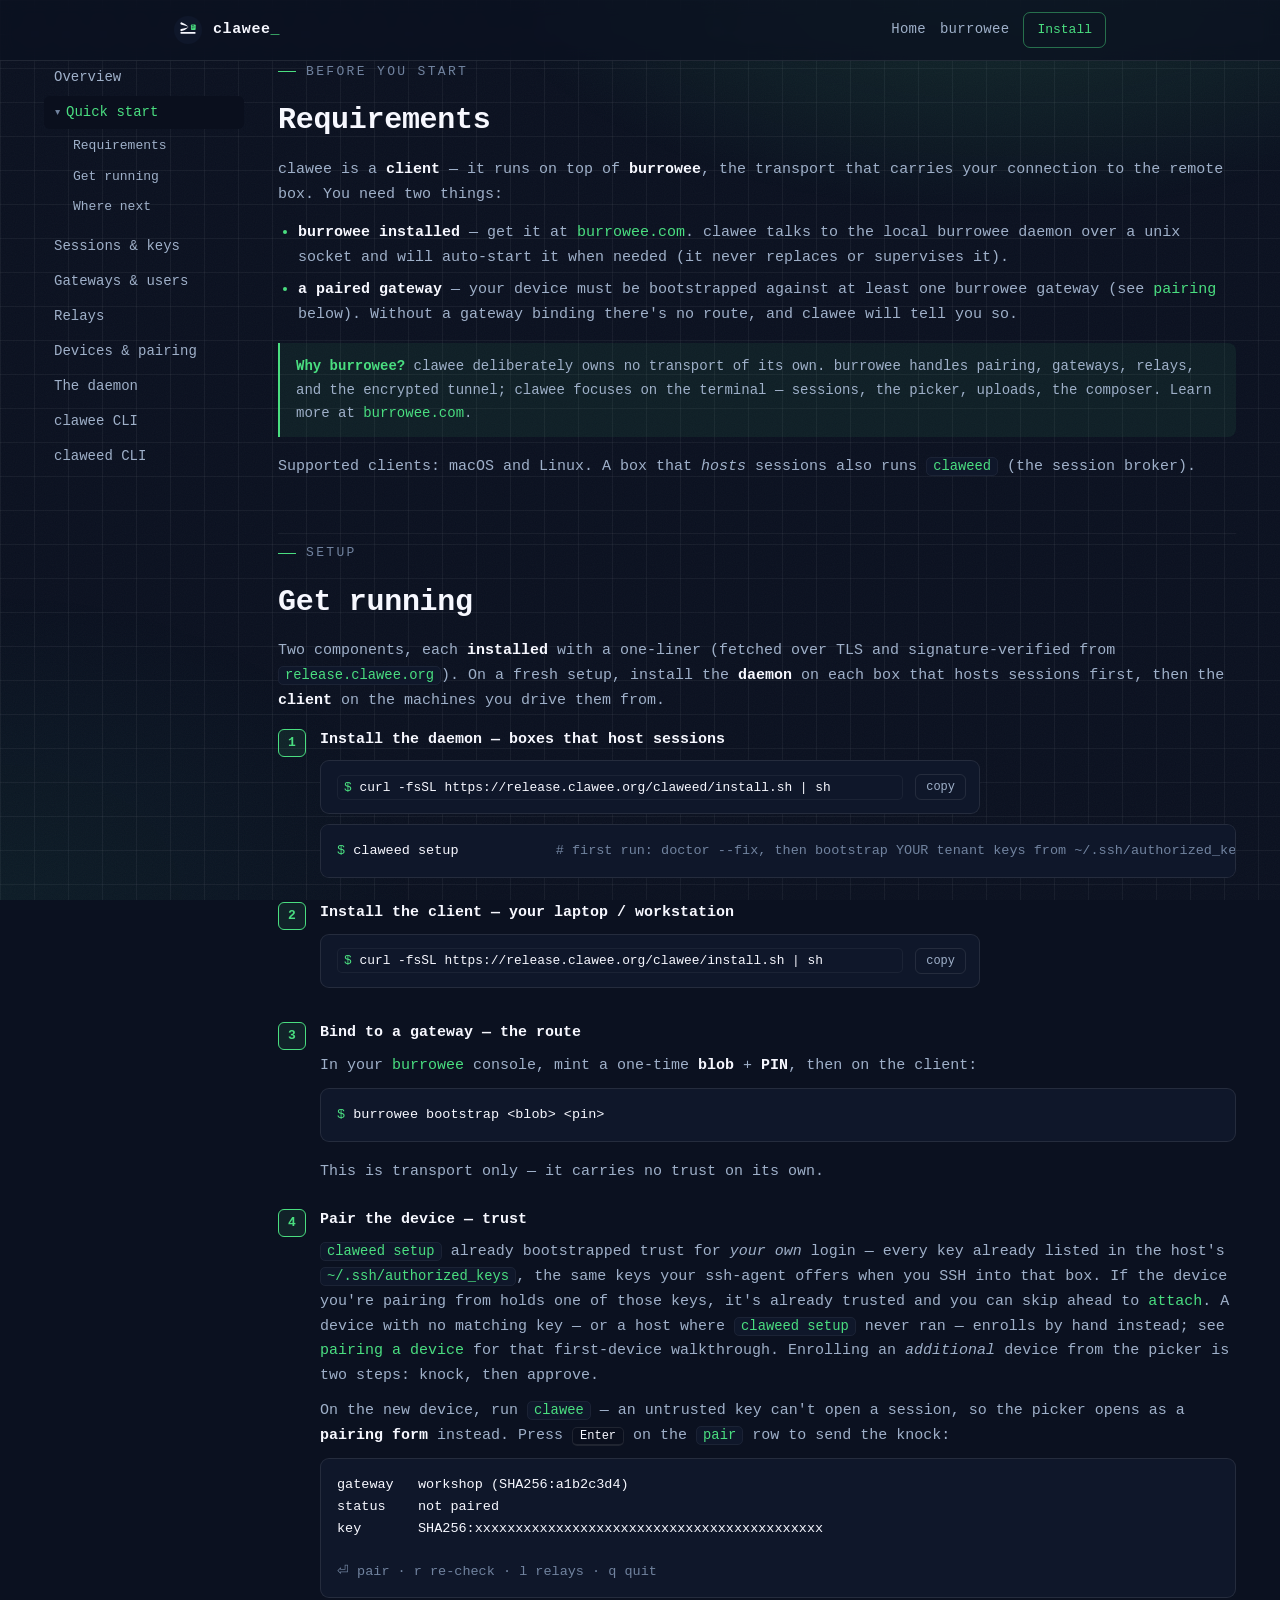
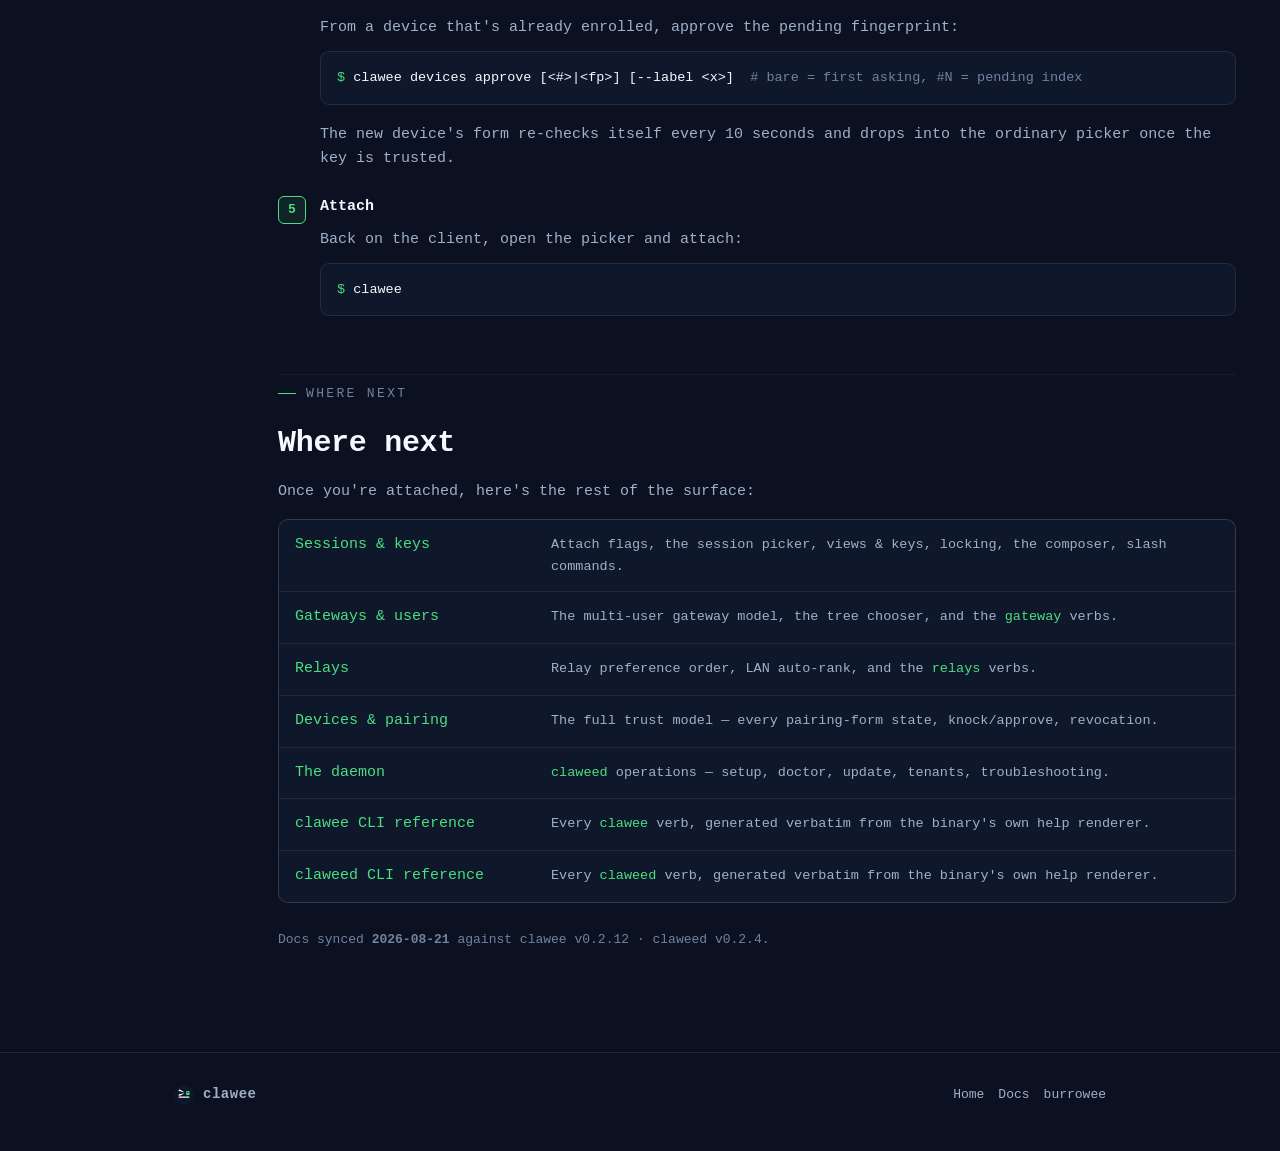
<file: docs/quickstart/index.html>
<!doctype html>
<html lang="en">
<head>
  <meta charset="utf-8">
  <meta name="viewport" content="width=device-width, initial-scale=1">
  <title>clawee docs — quick start</title>
  <meta name="description" content="Fresh machine to a running clawee session: requirements, install, pair a device, and attach.">
  <link rel="icon" type="image/svg+xml" href="/assets/clawee-icon.svg">
  <link rel="icon" type="image/png" sizes="32x32" href="/assets/favicon-32.png">
  <link rel="icon" href="/favicon.ico" sizes="any">
  <link rel="apple-touch-icon" href="/assets/apple-touch-icon.png">
  <link rel="stylesheet" href="/style.css?v=8">
  <meta property="og:title" content="clawee docs — quick start">
  <meta property="og:description" content="Fresh machine to a running clawee session: requirements, install, pair a device, and attach.">
  <meta property="og:type" content="website">
  <meta property="og:url" content="https://clawee.org/docs/quickstart">
  <meta property="og:image" content="https://clawee.org/assets/og.png">
  <meta property="og:image:width" content="1200">
  <meta property="og:image:height" content="630">
  <meta name="twitter:card" content="summary_large_image">
  <meta name="twitter:title" content="clawee docs — quick start">
  <meta name="twitter:description" content="Fresh machine to a running clawee session: requirements, install, pair a device, and attach.">
  <meta name="twitter:image" content="https://clawee.org/assets/og.png">
</head>
<body>
  <header>
    <div class="wrap nav">
      <a class="brand" href="/">
        <img src="/assets/clawee-icon.svg" alt="">
        <span>clawee<span class="dot">_</span></span>
      </a>
      <span class="spacer"></span>
      <a class="link" href="/">Home</a>
      <a class="link" href="https://burrowee.com">burrowee</a>
      <a class="cta" href="#install">Install</a>
    </div>
  </header>

  <main class="wrap docs-wide docs-layout">
    <nav class="docs-side" aria-label="Docs">
      <a href="/docs">Overview</a>
      <details open>
        <summary>Quick start</summary>
        <ul>
          <li><a href="#requirements">Requirements</a></li>
          <li><a href="#install">Get running</a></li>
          <li><a href="#next">Where next</a></li>
        </ul>
      </details>
      <a href="/docs/sessions">Sessions &amp; keys</a>
      <a href="/docs/gateways">Gateways &amp; users</a>
      <a href="/docs/relays">Relays</a>
      <a href="/docs/devices">Devices &amp; pairing</a>
      <a href="/docs/daemon">The daemon</a>
      <a href="/docs/clawee">clawee CLI</a>
      <a href="/docs/claweed">claweed CLI</a>
    </nav>

    <div class="doc">
      <!-- REQUIREMENTS -->
      <section id="requirements">
        <p class="section-h">Before you start</p>
        <h1>Requirements</h1>
        <p>
          clawee is a <strong>client</strong> — it runs on top of
          <a href="https://burrowee.com" target="_blank" rel="noopener"><strong>burrowee</strong></a>, the transport that carries
          your connection to the remote box. You need two things:
        </p>
        <ul class="tight">
          <li><strong>burrowee installed</strong> — get it at <a href="https://burrowee.com" target="_blank" rel="noopener">burrowee.com</a>. clawee talks to the local burrowee daemon over a unix socket and will auto-start it when needed (it never replaces or supervises it).</li>
          <li><strong>a paired gateway</strong> — your device must be bootstrapped against at least one burrowee gateway (see <a href="#pairing">pairing</a> below). Without a gateway binding there's no route, and clawee will tell you so.</li>
        </ul>
        <div class="callout">
          <strong>Why burrowee?</strong> clawee deliberately owns no transport of its own. burrowee
          handles pairing, gateways, relays, and the encrypted tunnel; clawee focuses on the
          terminal — sessions, the picker, uploads, the composer. Learn more at
          <a href="https://burrowee.com" target="_blank" rel="noopener">burrowee.com</a>.
        </div>
        <p>Supported clients: macOS and Linux. A box that <em>hosts</em> sessions also runs <code>claweed</code> (the session broker).</p>
      </section>

      <!-- INSTALL / PAIR / ATTACH -->
      <section id="install">
        <p class="section-h">Setup</p>
        <h2>Get running</h2>
        <p>
          Two components, each <strong>installed</strong> with a one-liner (fetched over TLS and signature-verified
          from <code>release.clawee.org</code>). On a fresh setup, install the <strong>daemon</strong> on each box
          that hosts sessions first, then the <strong>client</strong> on the machines you drive them from.
        </p>
        <ol class="steps">
          <li>
            <span class="st">Install the daemon — boxes that host sessions</span>
            <div class="cmd" style="margin-bottom:10px; max-width:660px">
              <code><span class="p">$ </span>curl -fsSL https://release.clawee.org/claweed/install.sh | sh</code>
              <button class="copy" data-copy="curl -fsSL https://release.clawee.org/claweed/install.sh | sh">copy</button>
            </div>
            <pre><span class="p">$</span> claweed setup            <span class="mut"># first run: doctor --fix, then bootstrap YOUR tenant keys from ~/.ssh/authorized_keys (consent-gated, idempotent)</span></pre>
          </li>
          <li>
            <span class="st">Install the client — your laptop / workstation</span>
            <div class="cmd" style="margin-bottom:10px; max-width:660px">
              <code><span class="p">$ </span>curl -fsSL https://release.clawee.org/clawee/install.sh | sh</code>
              <button class="copy" data-copy="curl -fsSL https://release.clawee.org/clawee/install.sh | sh">copy</button>
            </div>
          </li>
          <li>
            <span class="st">Bind to a gateway — the route</span>
            <p>In your <a href="https://burrowee.com" target="_blank" rel="noopener">burrowee</a> console, mint a one-time <strong>blob</strong> + <strong>PIN</strong>, then on the client:</p>
            <pre><span class="p">$</span> burrowee bootstrap &lt;blob&gt; &lt;pin&gt;</pre>
            <p>This is transport only — it carries no trust on its own.</p>
          </li>
          <li id="pairing">
            <span class="st">Pair the device — trust</span>
            <p>
              <code>claweed setup</code> already bootstrapped trust for <em>your own</em> login — every key
              already listed in the host's <code>~/.ssh/authorized_keys</code>, the same keys your ssh-agent
              offers when you SSH into that box. If the device you're pairing from holds one of those keys,
              it's already trusted and you can skip ahead to <a href="#attach">attach</a>. A device with no
              matching key — or a host where <code>claweed setup</code> never ran — enrolls by hand instead;
              see <a href="/docs/devices#pairing">pairing a device</a> for that first-device walkthrough.
              Enrolling an <em>additional</em> device from the picker is two steps: knock, then approve.
            </p>
            <p>On the new device, run <code>clawee</code> — an untrusted key can't open a session, so the picker opens as a <strong>pairing form</strong> instead. Press <kbd>Enter</kbd> on the <code>pair</code> row to send the knock:</p>
            <pre>gateway   workshop (SHA256:a1b2c3d4)
status    not paired
key       SHA256:xxxxxxxxxxxxxxxxxxxxxxxxxxxxxxxxxxxxxxxxxxx

<span class="mut">⏎ pair · r re-check · l relays · q quit</span></pre>
            <p>From a device that's already enrolled, approve the pending fingerprint:</p>
            <pre><span class="p">$</span> clawee devices approve [&lt;#&gt;|&lt;fp&gt;] [--label &lt;x&gt;]  <span class="mut"># bare = first asking, #N = pending index</span></pre>
            <p>The new device's form re-checks itself every 10 seconds and drops into the ordinary picker once the key is trusted.</p>
          </li>
          <li id="attach">
            <span class="st">Attach</span>
            <p>Back on the client, open the picker and attach:</p>
            <pre><span class="p">$</span> clawee</pre>
          </li>
        </ol>
      </section>

      <!-- WHERE NEXT -->
      <section id="next">
        <p class="section-h">Where next</p>
        <h2>Where next</h2>
        <p>Once you're attached, here's the rest of the surface:</p>
        <div class="cmds">
          <div class="row"><a href="/docs/sessions">Sessions &amp; keys</a><span class="d">Attach flags, the session picker, views &amp; keys, locking, the composer, slash commands.</span></div>
          <div class="row"><a href="/docs/gateways">Gateways &amp; users</a><span class="d">The multi-user gateway model, the tree chooser, and the <code>gateway</code> verbs.</span></div>
          <div class="row"><a href="/docs/relays">Relays</a><span class="d">Relay preference order, LAN auto-rank, and the <code>relays</code> verbs.</span></div>
          <div class="row"><a href="/docs/devices">Devices &amp; pairing</a><span class="d">The full trust model — every pairing-form state, knock/approve, revocation.</span></div>
          <div class="row"><a href="/docs/daemon">The daemon</a><span class="d"><code>claweed</code> operations — setup, doctor, update, tenants, troubleshooting.</span></div>
          <div class="row"><a href="/docs/clawee">clawee CLI reference</a><span class="d">Every <code>clawee</code> verb, generated verbatim from the binary's own help renderer.</span></div>
          <div class="row"><a href="/docs/claweed">claweed CLI reference</a><span class="d">Every <code>claweed</code> verb, generated verbatim from the binary's own help renderer.</span></div>
        </div>
        <p style="margin-top:26px; color:var(--dim); font-size:13px">
          <!-- Static on purpose: NOT class="ver" — script.js rewrites those to the live
               channel version, which would make this stamp claim a sync it never had. -->
          Docs synced <b>2026-08-21</b> against clawee v0.2.12 · claweed v0.2.4.
        </p>
      </section>
    </div>
  </main>

  <footer>
    <div class="wrap foot">
      <a class="brand" href="/" style="gap:9px">
        <img src="/assets/clawee-icon.svg" alt="" style="width:20px;height:20px">
        <span style="font-size:14px">clawee</span>
      </a>
      <span class="spacer"></span>
      <a href="/">Home</a>
      <a href="/docs">Docs</a>
      <a href="https://burrowee.com" target="_blank" rel="noopener">burrowee</a>
    </div>
  </footer>

  <script src="/script.js?v=6"></script>
</body>
</html>
</file>
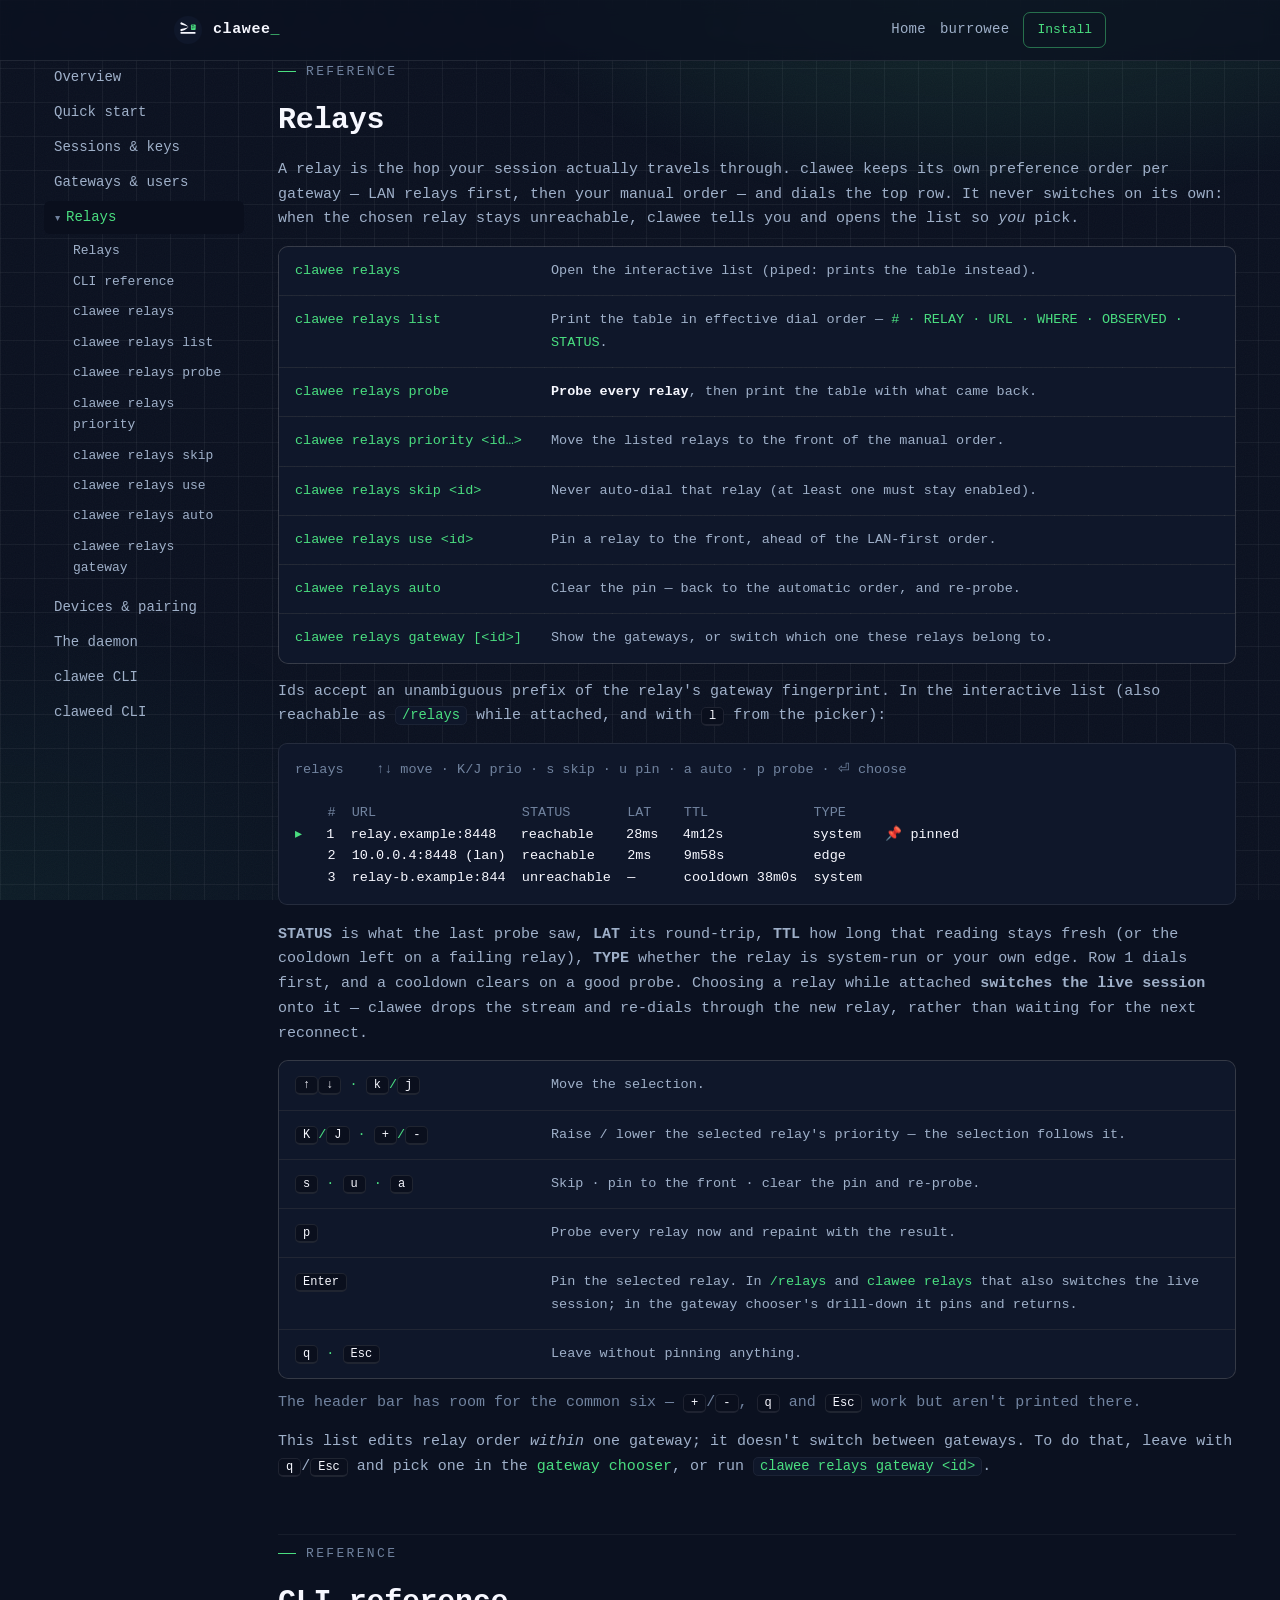
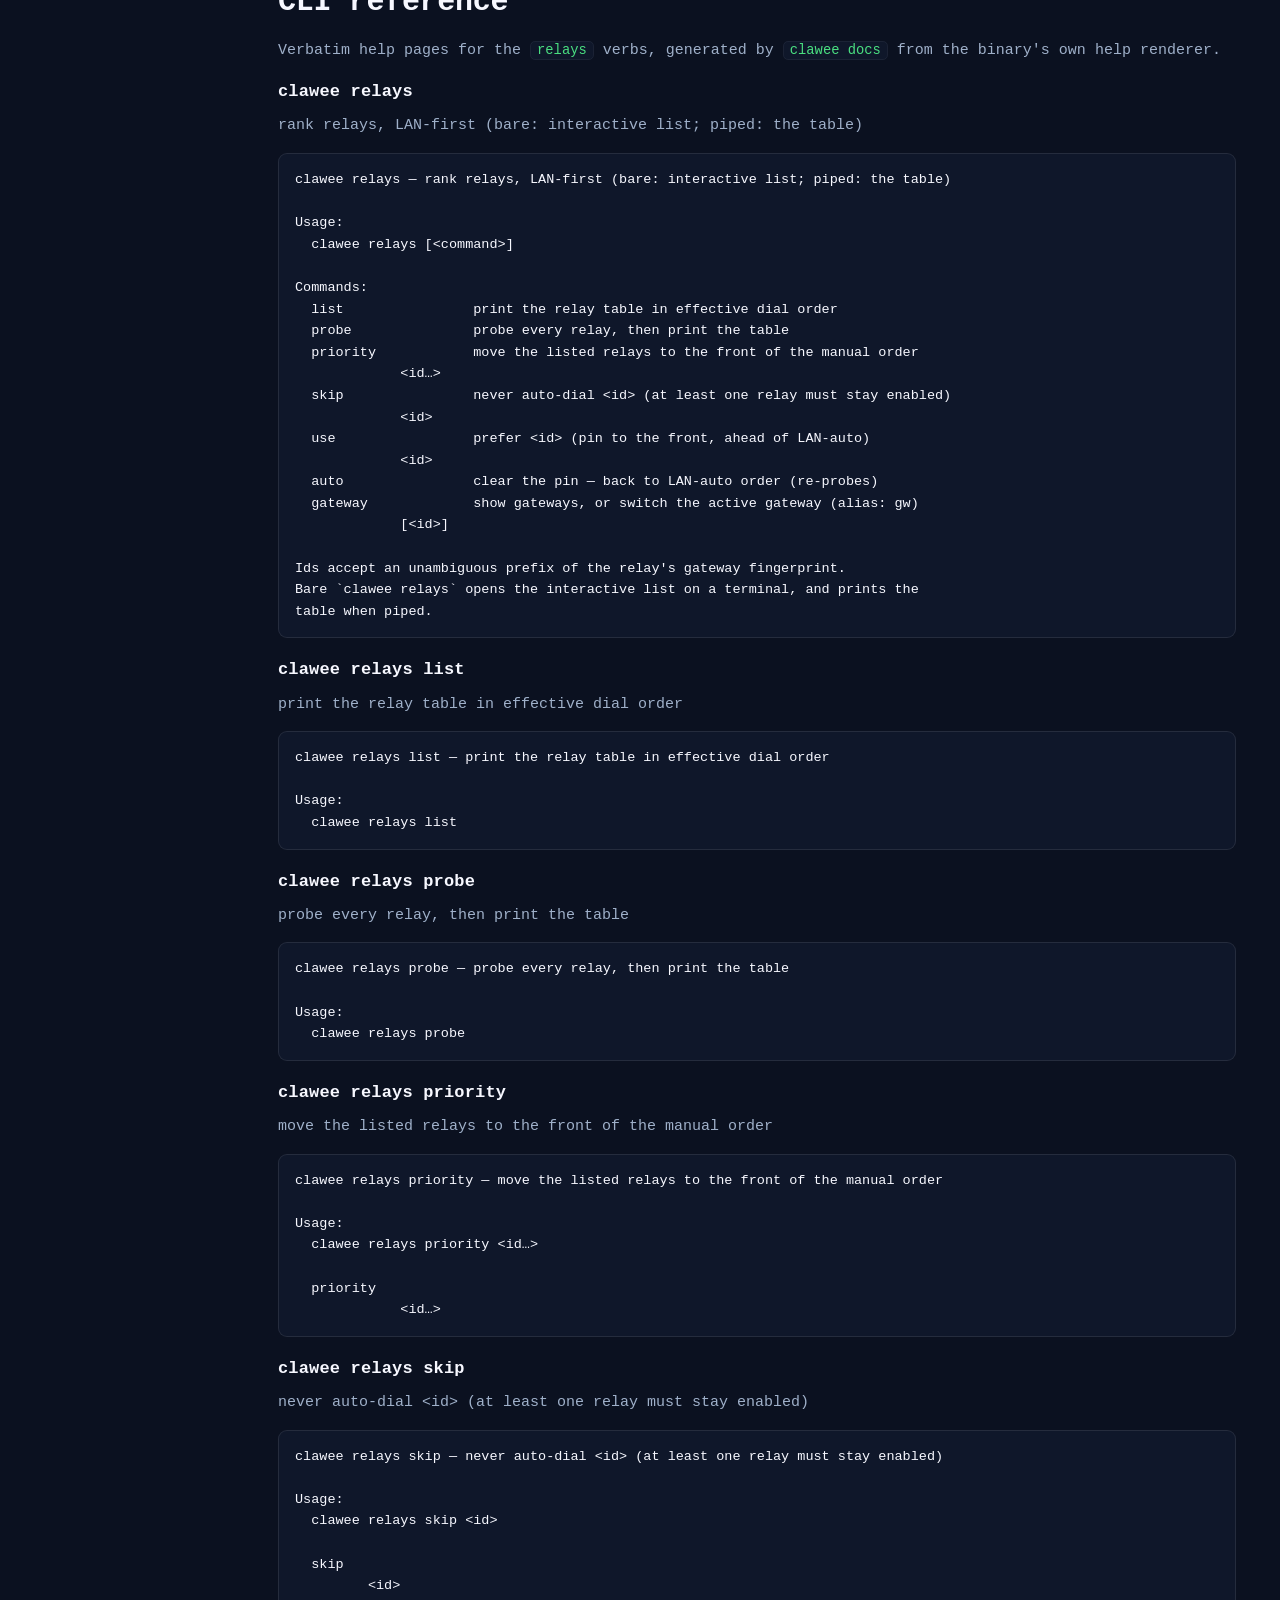
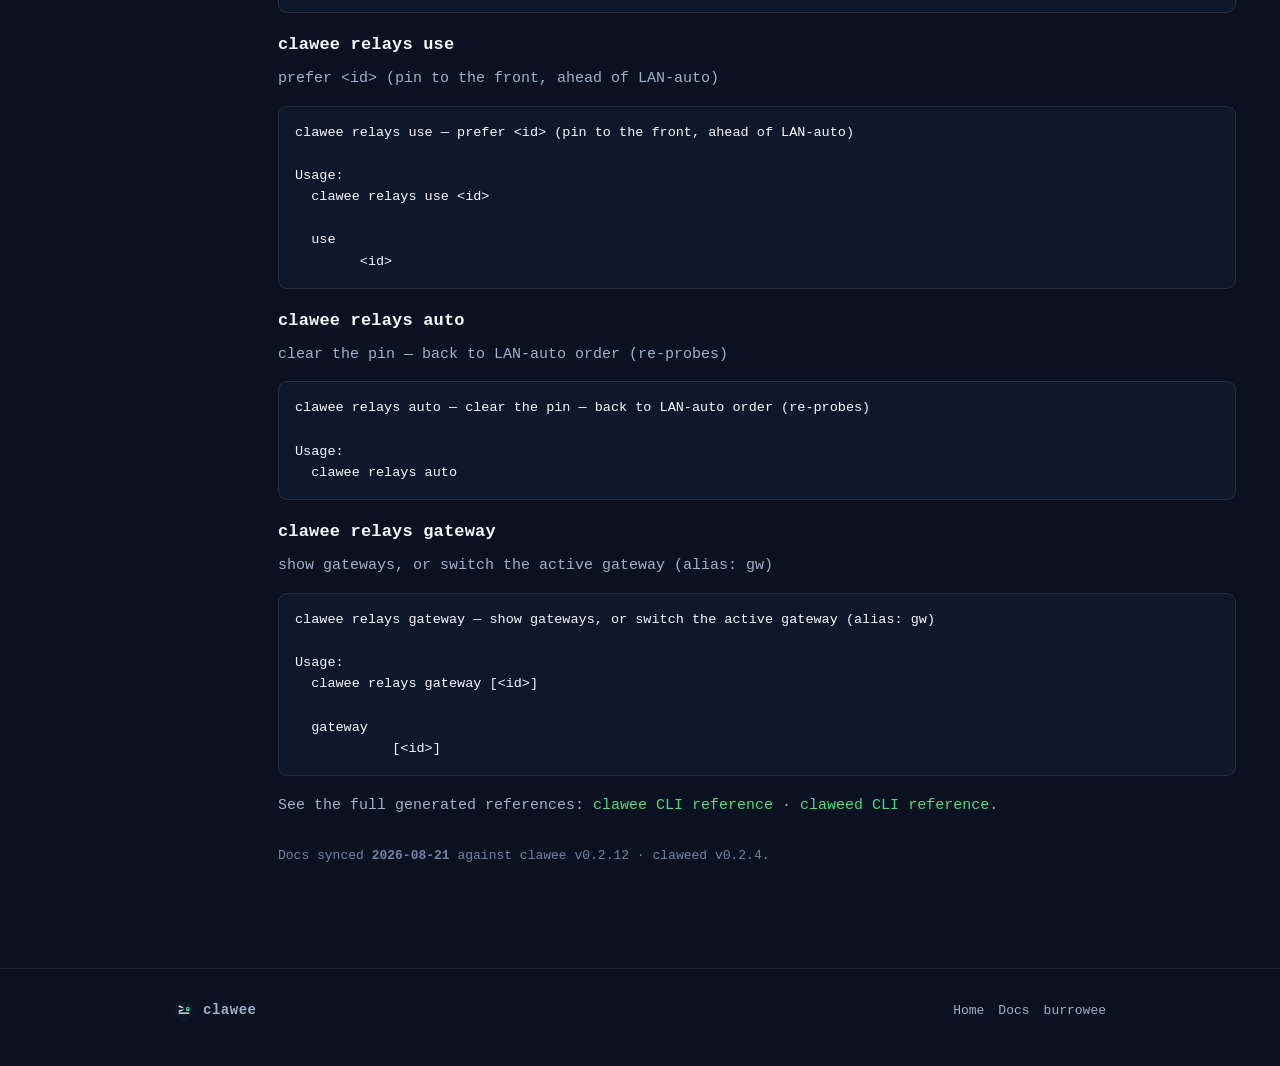
<file: docs/relays/index.html>
<!doctype html>
<html lang="en">
<head>
  <meta charset="utf-8">
  <meta name="viewport" content="width=device-width, initial-scale=1">
  <title>clawee docs — relays</title>
  <meta name="description" content="Relay preference order, LAN auto-rank, the interactive relay list, and the relays verbs.">
  <link rel="icon" type="image/svg+xml" href="/assets/clawee-icon.svg">
  <link rel="icon" type="image/png" sizes="32x32" href="/assets/favicon-32.png">
  <link rel="icon" href="/favicon.ico" sizes="any">
  <link rel="apple-touch-icon" href="/assets/apple-touch-icon.png">
  <link rel="stylesheet" href="/style.css?v=8">
  <meta property="og:title" content="clawee docs — relays">
  <meta property="og:description" content="Relay preference order, LAN auto-rank, the interactive relay list, and the relays verbs.">
  <meta property="og:type" content="website">
  <meta property="og:url" content="https://clawee.org/docs/relays">
  <meta property="og:image" content="https://clawee.org/assets/og.png">
  <meta property="og:image:width" content="1200">
  <meta property="og:image:height" content="630">
  <meta name="twitter:card" content="summary_large_image">
  <meta name="twitter:title" content="clawee docs — relays">
  <meta name="twitter:description" content="Relay preference order, LAN auto-rank, the interactive relay list, and the relays verbs.">
  <meta name="twitter:image" content="https://clawee.org/assets/og.png">
</head>
<body>
  <header>
    <div class="wrap nav">
      <a class="brand" href="/">
        <img src="/assets/clawee-icon.svg" alt="">
        <span>clawee<span class="dot">_</span></span>
      </a>
      <span class="spacer"></span>
      <a class="link" href="/">Home</a>
      <a class="link" href="https://burrowee.com">burrowee</a>
      <a class="cta" href="/docs/quickstart#install">Install</a>
    </div>
  </header>

  <main class="wrap docs-wide docs-layout">
    <nav class="docs-side" aria-label="Docs">
      <a href="/docs">Overview</a>
      <a href="/docs/quickstart">Quick start</a>
      <a href="/docs/sessions">Sessions &amp; keys</a>
      <a href="/docs/gateways">Gateways &amp; users</a>
      <details open>
        <summary>Relays</summary>
        <ul>
          <li><a href="#relays">Relays</a></li>
          <li><a href="#reference">CLI reference</a></li>
          <li><a href="#cli-relays">clawee relays</a></li>
          <li><a href="#cli-relays-list">clawee relays list</a></li>
          <li><a href="#cli-relays-probe">clawee relays probe</a></li>
          <li><a href="#cli-relays-priority">clawee relays priority</a></li>
          <li><a href="#cli-relays-skip">clawee relays skip</a></li>
          <li><a href="#cli-relays-use">clawee relays use</a></li>
          <li><a href="#cli-relays-auto">clawee relays auto</a></li>
          <li><a href="#cli-relays-gateway">clawee relays gateway</a></li>
        </ul>
      </details>
      <a href="/docs/devices">Devices &amp; pairing</a>
      <a href="/docs/daemon">The daemon</a>
      <a href="/docs/clawee">clawee CLI</a>
      <a href="/docs/claweed">claweed CLI</a>
    </nav>

    <div class="doc">
        <!-- RELAYS -->
        <section id="relays">
          <p class="section-h">Reference</p>
          <h1>Relays</h1>
          <p>
            A relay is the hop your session actually travels through. clawee keeps its own preference
            order per gateway — LAN relays first, then your manual order — and dials the top row. It never
            switches on its own: when the chosen relay stays unreachable, clawee tells you and opens the
            list so <em>you</em> pick.
          </p>
          <div class="cmds">
            <div class="row"><code>clawee relays</code><span class="d">Open the interactive list (piped: prints the table instead).</span></div>
            <div class="row"><code>clawee relays list</code><span class="d">Print the table in effective dial order — <code># · RELAY · URL · WHERE · OBSERVED · STATUS</code>.</span></div>
            <div class="row"><code>clawee relays probe</code><span class="d"><b>Probe every relay</b>, then print the table with what came back.</span></div>
            <div class="row"><code>clawee relays priority &lt;id…&gt;</code><span class="d">Move the listed relays to the front of the manual order.</span></div>
            <div class="row"><code>clawee relays skip &lt;id&gt;</code><span class="d">Never auto-dial that relay (at least one must stay enabled).</span></div>
            <div class="row"><code>clawee relays use &lt;id&gt;</code><span class="d">Pin a relay to the front, ahead of the LAN-first order.</span></div>
            <div class="row"><code>clawee relays auto</code><span class="d">Clear the pin — back to the automatic order, and re-probe.</span></div>
            <div class="row"><code>clawee relays gateway [&lt;id&gt;]</code><span class="d">Show the gateways, or switch which one these relays belong to.</span></div>
          </div>
          <p style="margin-top:16px">
            Ids accept an unambiguous prefix of the relay's gateway fingerprint. In the interactive list
            (also reachable as <code>/relays</code> while attached, and with <kbd>l</kbd> from the picker):
          </p>
          <pre><span class="mut">relays    ↑↓ move · K/J prio · s skip · u pin · a auto · p probe · ⏎ choose</span>

<span class="mut">    #  URL                  STATUS       LAT    TTL             TYPE</span>
<span class="p">▸</span>   1  relay.example:8448   reachable    28ms   4m12s           system   📌 pinned
    2  10.0.0.4:8448 (lan)  reachable    2ms    9m58s           edge
    3  relay-b.example:844  unreachable  —      cooldown 38m0s  system</pre>
          <p>
            <b>STATUS</b> is what the last probe saw, <b>LAT</b> its round-trip, <b>TTL</b> how long that
            reading stays fresh (or the cooldown left on a failing relay), <b>TYPE</b> whether the relay is
            system-run or your own edge. Row 1 dials first, and a cooldown clears on a good probe.
            Choosing a relay while attached <b>switches the live session</b> onto it — clawee drops the
            stream and re-dials through the new relay, rather than waiting for the next reconnect.
          </p>
          <div class="cmds">
            <div class="row"><code><kbd>↑</kbd><kbd>↓</kbd> · <kbd>k</kbd>/<kbd>j</kbd></code><span class="d">Move the selection.</span></div>
            <div class="row"><code><kbd>K</kbd>/<kbd>J</kbd> · <kbd>+</kbd>/<kbd>-</kbd></code><span class="d">Raise / lower the selected relay's priority — the selection follows it.</span></div>
            <div class="row"><code><kbd>s</kbd> · <kbd>u</kbd> · <kbd>a</kbd></code><span class="d">Skip · pin to the front · clear the pin and re-probe.</span></div>
            <div class="row"><code><kbd>p</kbd></code><span class="d">Probe every relay now and repaint with the result.</span></div>
            <div class="row"><code><kbd>Enter</kbd></code><span class="d">Pin the selected relay. In <code>/relays</code> and <code>clawee relays</code> that also switches the live session; in the gateway chooser's drill-down it pins and returns.</span></div>
            <div class="row"><code><kbd>q</kbd> · <kbd>Esc</kbd></code><span class="d">Leave without pinning anything.</span></div>
          </div>
          <p style="margin-top:12px; color:var(--dim)">
            The header bar has room for the common six — <kbd>+</kbd>/<kbd>-</kbd>, <kbd>q</kbd> and
            <kbd>Esc</kbd> work but aren't printed there.
          </p>
          <p style="margin-top:12px">
            This list edits relay order <em>within</em> one gateway; it doesn't switch between gateways.
            To do that, leave with <kbd>q</kbd>/<kbd>Esc</kbd> and pick one in the
            <a href="/docs/gateways">gateway chooser</a>, or run <code>clawee relays gateway &lt;id&gt;</code>.
          </p>
        </section>

        <!-- CLI REFERENCE -->
        <section id="reference">
          <p class="section-h">Reference</p>
          <h2>CLI reference</h2>
          <p>Verbatim help pages for the <code>relays</code> verbs, generated by <code>clawee docs</code> from the binary's own help renderer.</p>

          <h3 id="cli-relays">clawee relays</h3>
          <!-- cli-embed: clawee relays -->
<p class="mut">rank relays, LAN-first (bare: interactive list; piped: the table)</p>
<pre class="help">clawee relays — rank relays, LAN-first (bare: interactive list; piped: the table)

Usage:
  clawee relays [&lt;command&gt;]

Commands:
  list                print the relay table in effective dial order
  probe               probe every relay, then print the table
  priority            move the listed relays to the front of the manual order
             &lt;id…&gt;
  skip                never auto-dial &lt;id&gt; (at least one relay must stay enabled)
             &lt;id&gt;
  use                 prefer &lt;id&gt; (pin to the front, ahead of LAN-auto)
             &lt;id&gt;
  auto                clear the pin — back to LAN-auto order (re-probes)
  gateway             show gateways, or switch the active gateway (alias: gw)
             [&lt;id&gt;]

Ids accept an unambiguous prefix of the relay&#x27;s gateway fingerprint.
Bare `clawee relays` opens the interactive list on a terminal, and prints the
table when piped.</pre>
<!-- /cli-embed -->

          <h3 id="cli-relays-list">clawee relays list</h3>
          <!-- cli-embed: clawee relays list -->
<p class="mut">print the relay table in effective dial order</p>
<pre class="help">clawee relays list — print the relay table in effective dial order

Usage:
  clawee relays list</pre>
<!-- /cli-embed -->

          <h3 id="cli-relays-probe">clawee relays probe</h3>
          <!-- cli-embed: clawee relays probe -->
<p class="mut">probe every relay, then print the table</p>
<pre class="help">clawee relays probe — probe every relay, then print the table

Usage:
  clawee relays probe</pre>
<!-- /cli-embed -->

          <h3 id="cli-relays-priority">clawee relays priority</h3>
          <!-- cli-embed: clawee relays priority -->
<p class="mut">move the listed relays to the front of the manual order</p>
<pre class="help">clawee relays priority — move the listed relays to the front of the manual order

Usage:
  clawee relays priority &lt;id…&gt;

  priority
             &lt;id…&gt;</pre>
<!-- /cli-embed -->

          <h3 id="cli-relays-skip">clawee relays skip</h3>
          <!-- cli-embed: clawee relays skip -->
<p class="mut">never auto-dial &lt;id&gt; (at least one relay must stay enabled)</p>
<pre class="help">clawee relays skip — never auto-dial &lt;id&gt; (at least one relay must stay enabled)

Usage:
  clawee relays skip &lt;id&gt;

  skip
         &lt;id&gt;</pre>
<!-- /cli-embed -->

          <h3 id="cli-relays-use">clawee relays use</h3>
          <!-- cli-embed: clawee relays use -->
<p class="mut">prefer &lt;id&gt; (pin to the front, ahead of LAN-auto)</p>
<pre class="help">clawee relays use — prefer &lt;id&gt; (pin to the front, ahead of LAN-auto)

Usage:
  clawee relays use &lt;id&gt;

  use
        &lt;id&gt;</pre>
<!-- /cli-embed -->

          <h3 id="cli-relays-auto">clawee relays auto</h3>
          <!-- cli-embed: clawee relays auto -->
<p class="mut">clear the pin — back to LAN-auto order (re-probes)</p>
<pre class="help">clawee relays auto — clear the pin — back to LAN-auto order (re-probes)

Usage:
  clawee relays auto</pre>
<!-- /cli-embed -->

          <h3 id="cli-relays-gateway">clawee relays gateway</h3>
          <!-- cli-embed: clawee relays gateway -->
<p class="mut">show gateways, or switch the active gateway (alias: gw)</p>
<pre class="help">clawee relays gateway — show gateways, or switch the active gateway (alias: gw)

Usage:
  clawee relays gateway [&lt;id&gt;]

  gateway
            [&lt;id&gt;]</pre>
<!-- /cli-embed -->

          <p style="margin-top:16px">
            See the full generated references: <a href="/docs/clawee">clawee CLI reference</a> ·
            <a href="/docs/claweed">claweed CLI reference</a>.
          </p>
          <p style="margin-top:26px; color:var(--dim); font-size:13px">
            <!-- Static on purpose: NOT class="ver" — script.js rewrites those to the live
                 channel version, which would make this stamp claim a sync it never had. -->
            Docs synced <b>2026-08-21</b> against clawee v0.2.12 · claweed v0.2.4.
          </p>
        </section>
      </div>
  </main>

  <footer>
    <div class="wrap foot">
      <a class="brand" href="/" style="gap:9px">
        <img src="/assets/clawee-icon.svg" alt="" style="width:20px;height:20px">
        <span style="font-size:14px">clawee</span>
      </a>
      <span class="spacer"></span>
      <a href="/">Home</a>
      <a href="/docs">Docs</a>
      <a href="https://burrowee.com" target="_blank" rel="noopener">burrowee</a>
    </div>
  </footer>

  <script src="/script.js?v=6"></script>
</body>
</html>
</file>
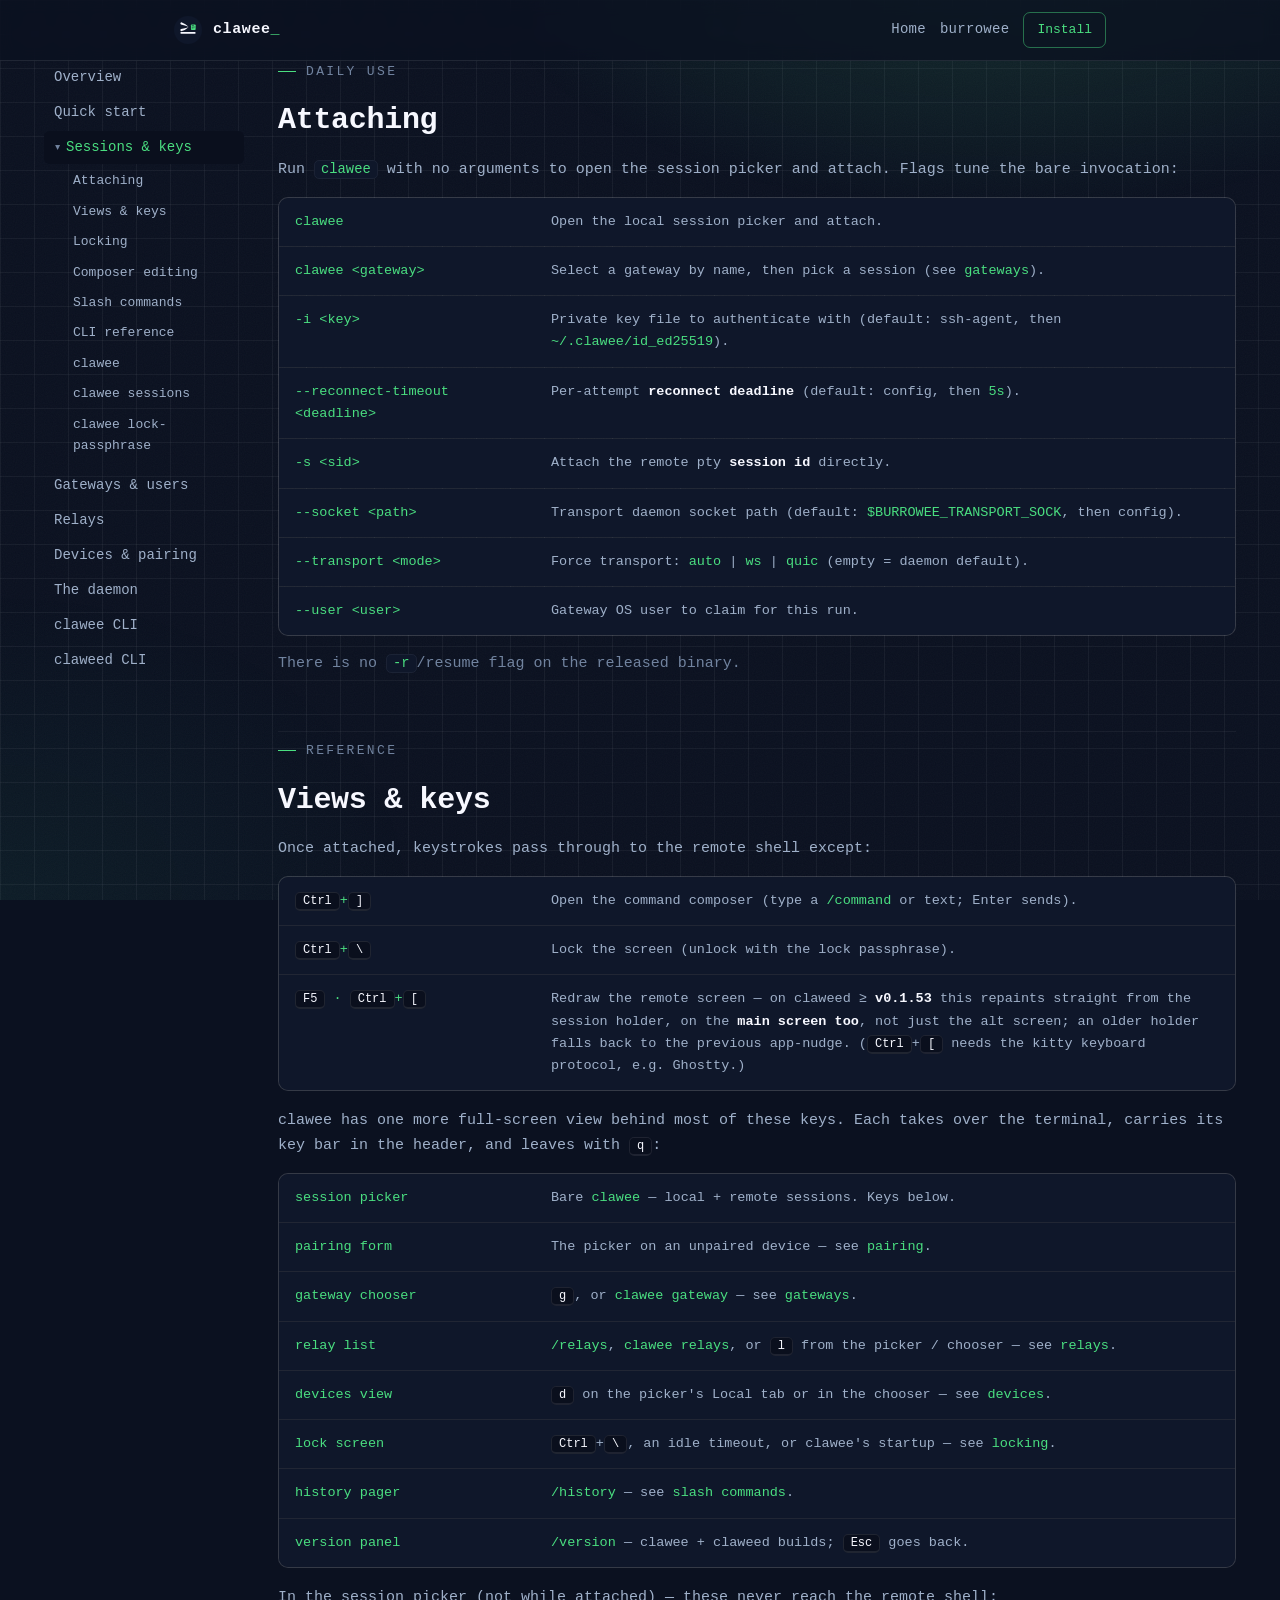
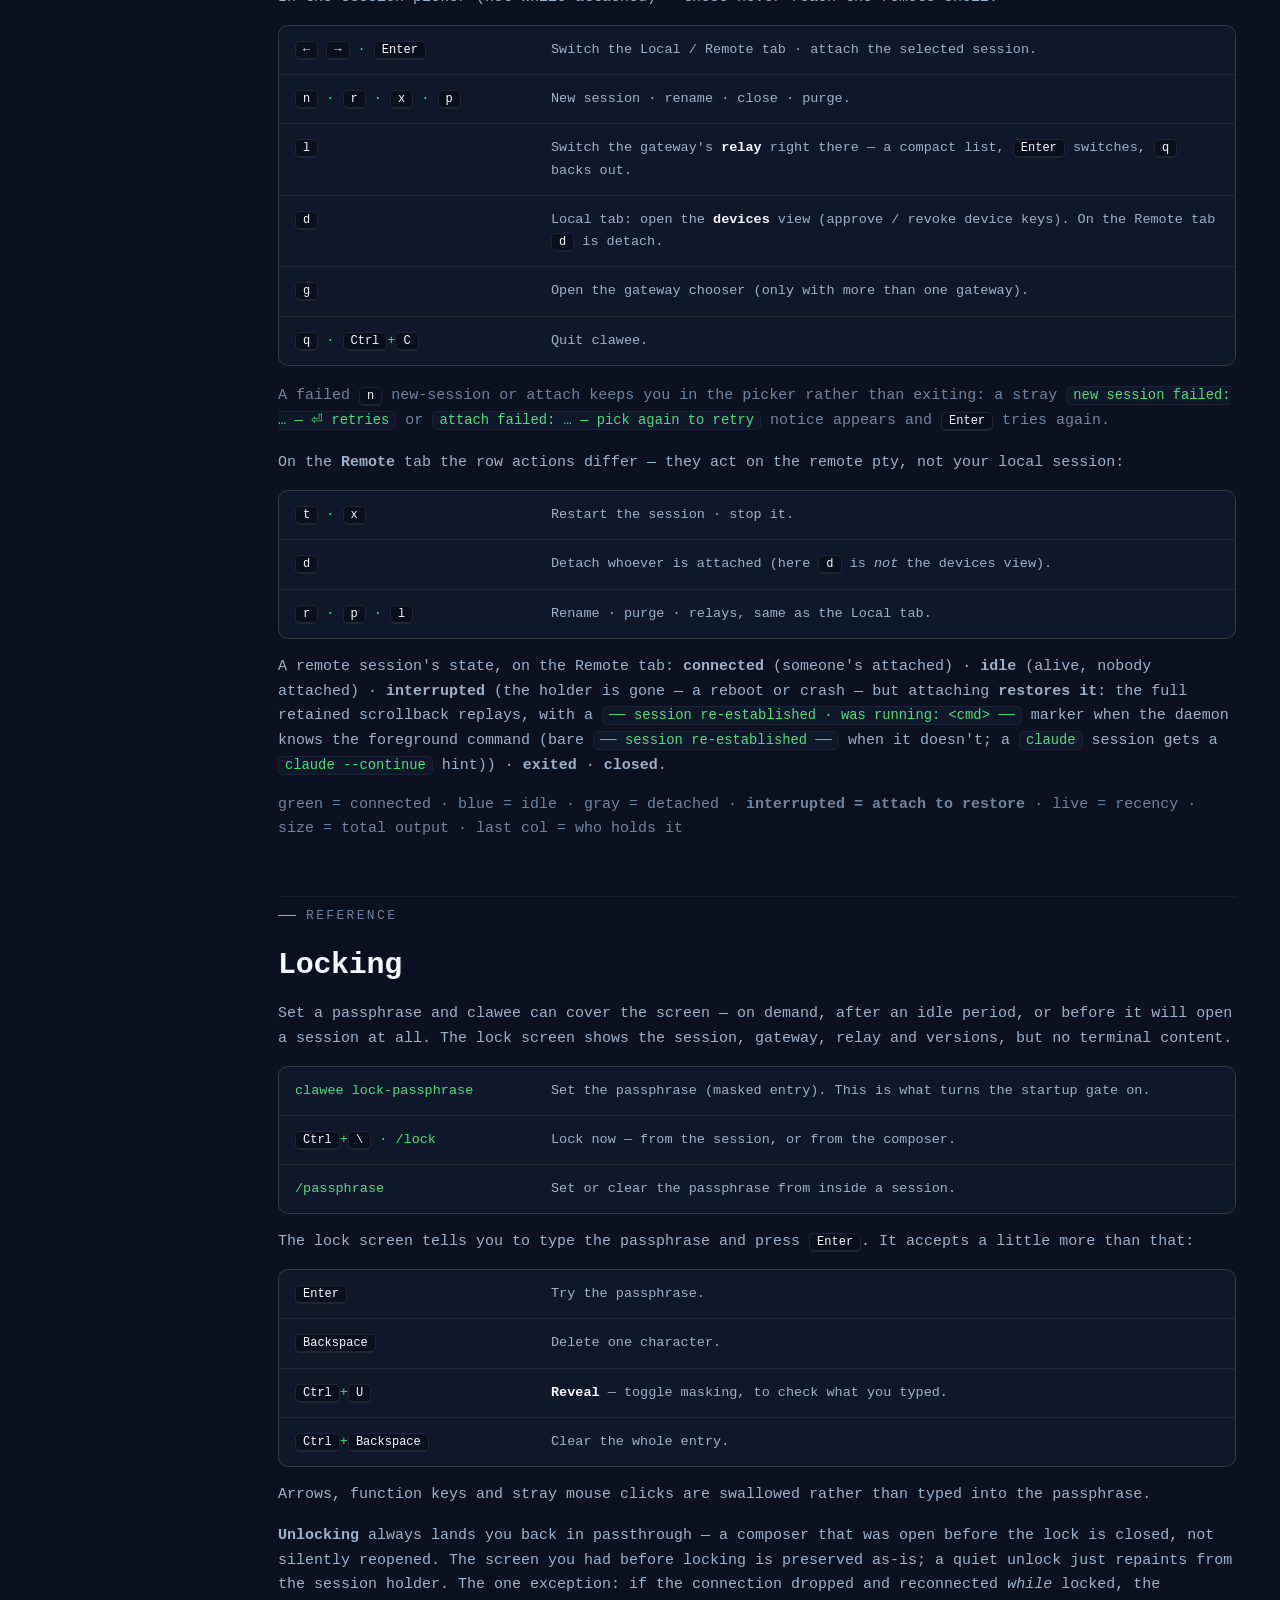
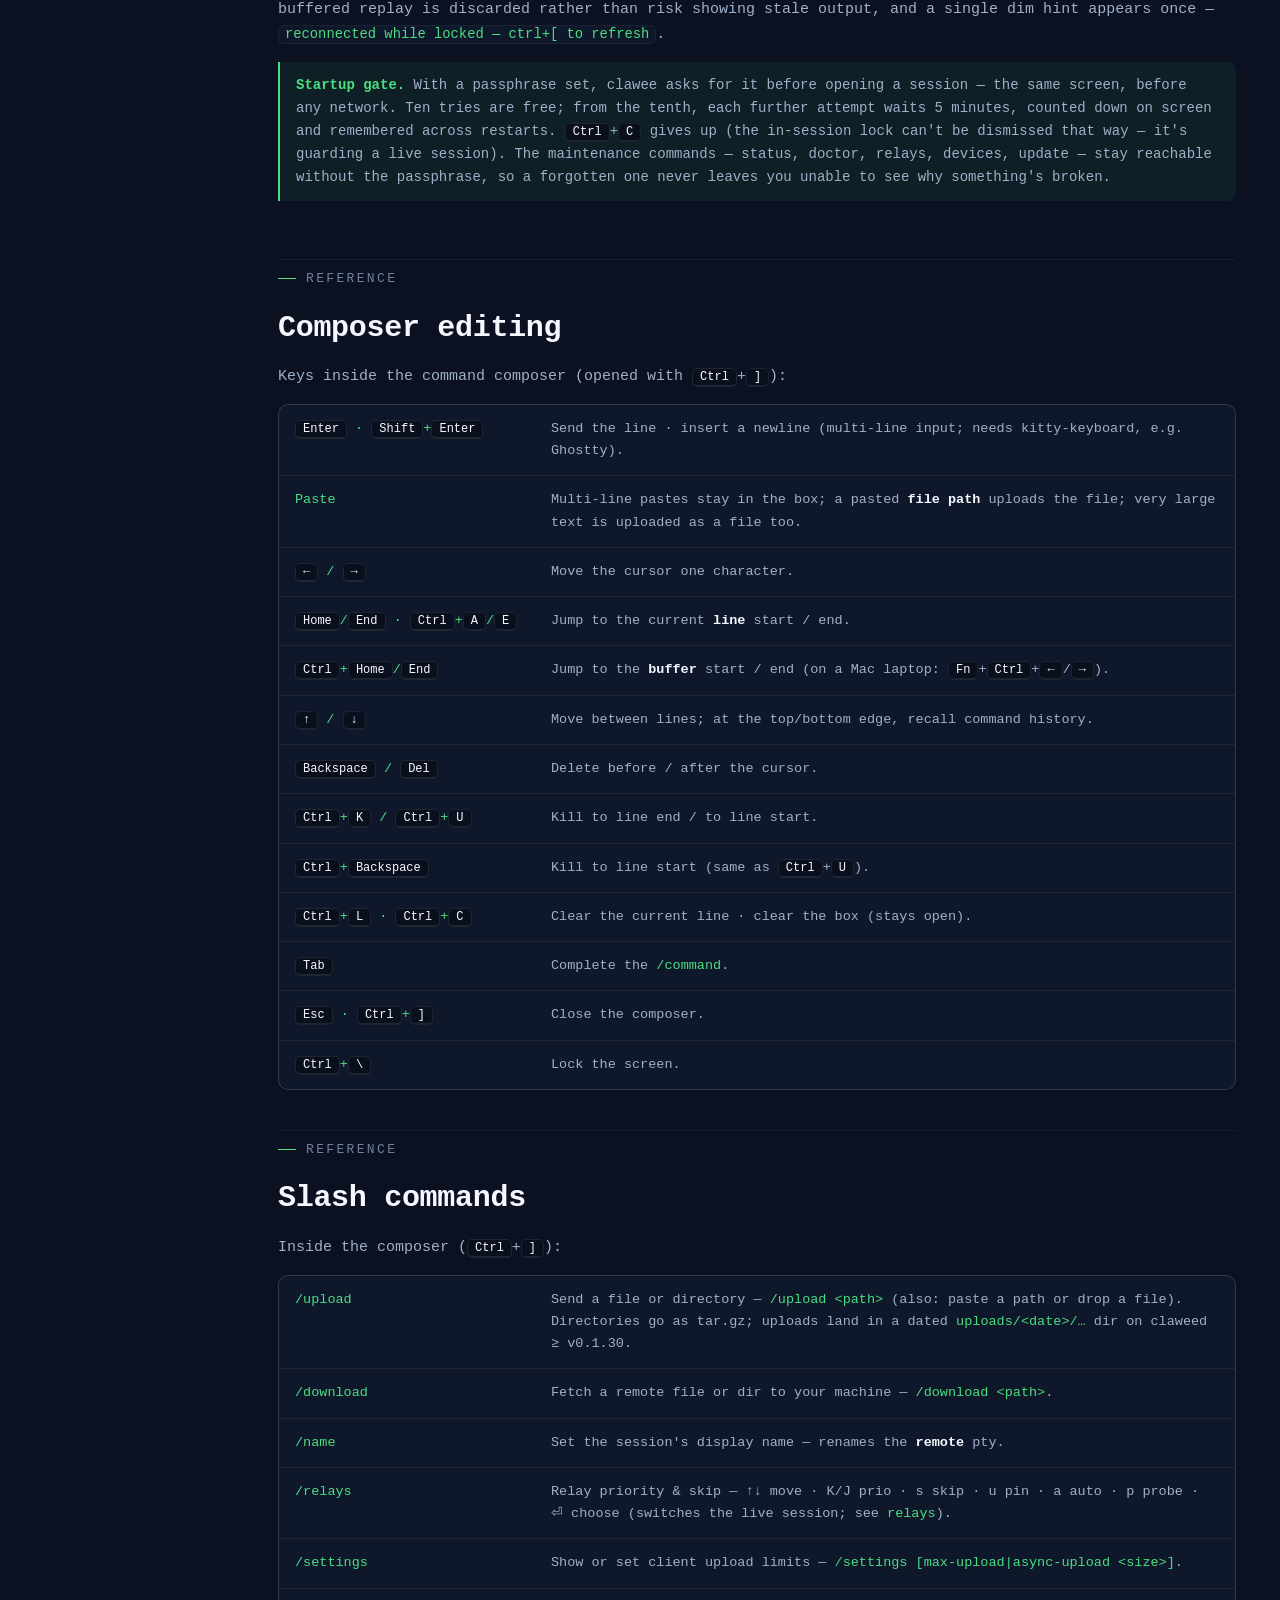
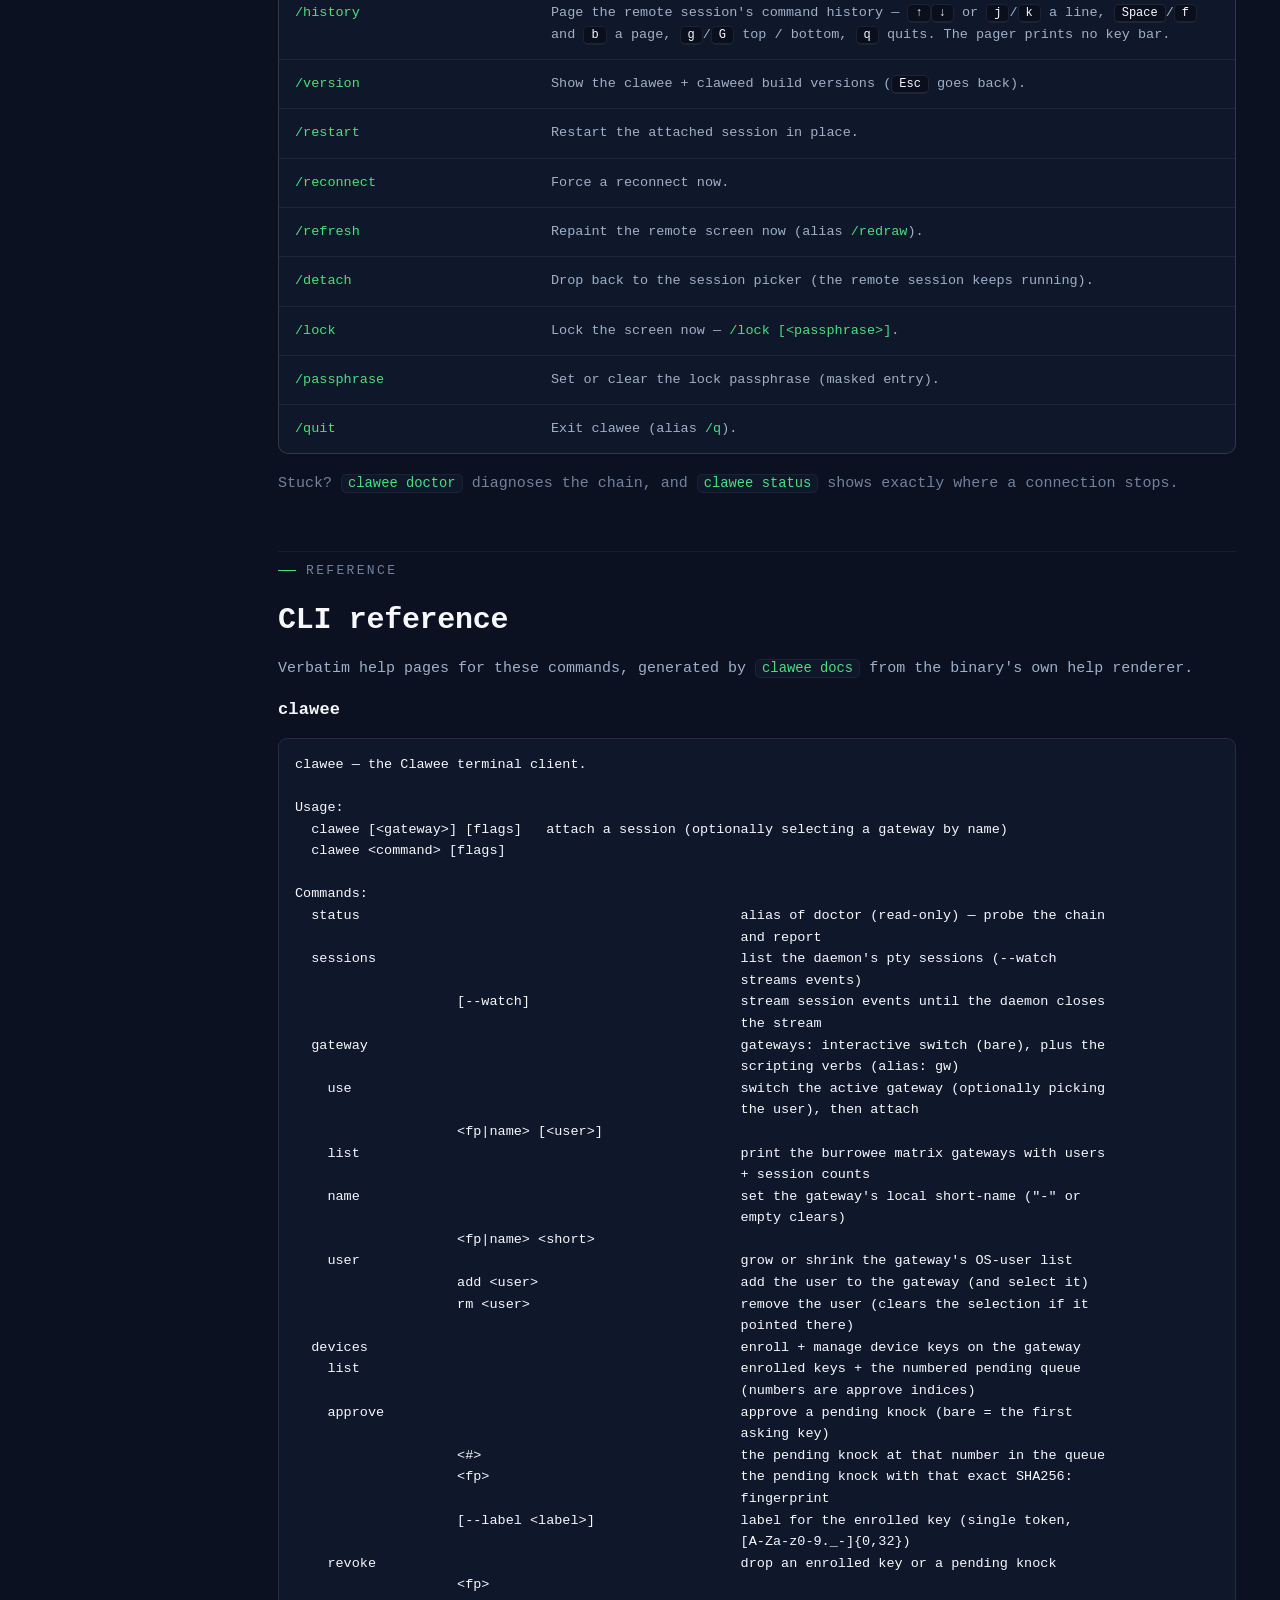
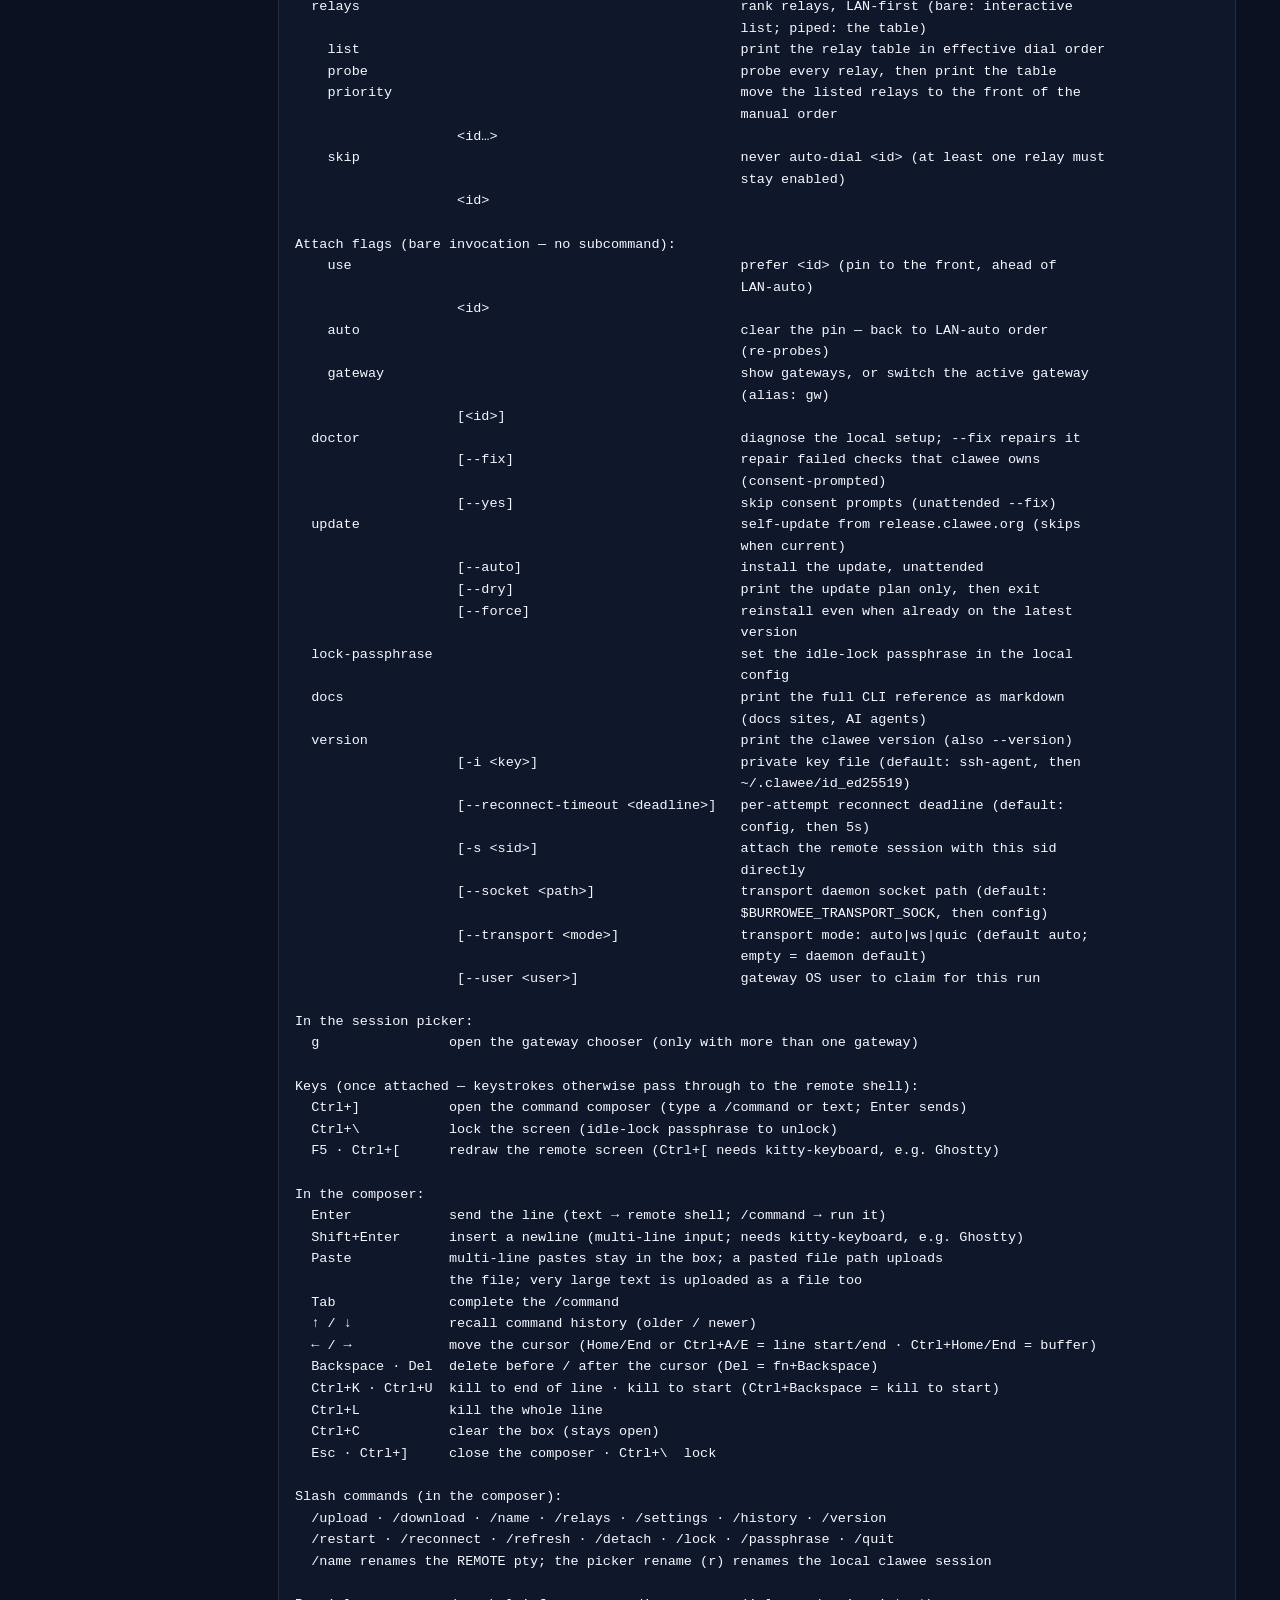
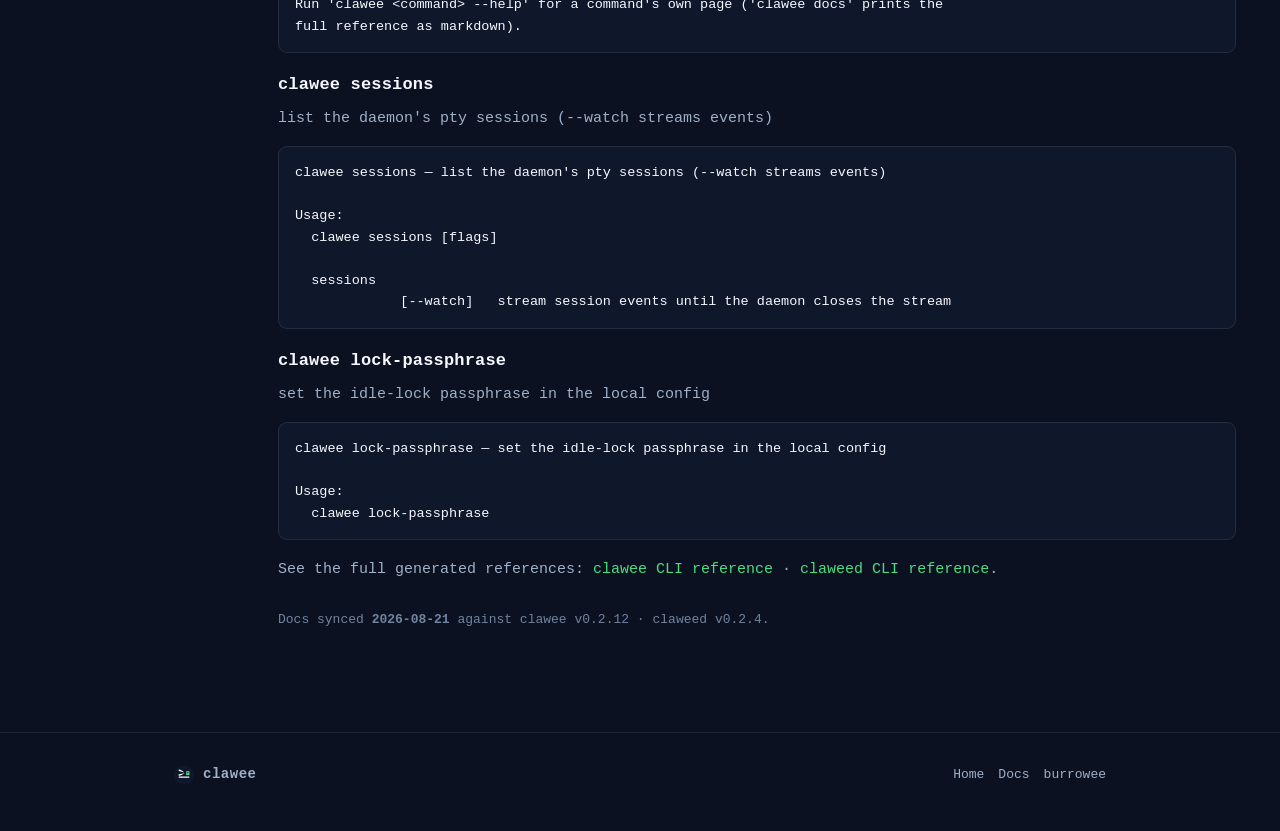
<file: docs/sessions/index.html>
<!doctype html>
<html lang="en">
<head>
  <meta charset="utf-8">
  <meta name="viewport" content="width=device-width, initial-scale=1">
  <title>clawee docs — sessions &amp; keys</title>
  <meta name="description" content="Attaching and its flags, the session picker, views &amp; keys, locking, the composer, and slash commands.">
  <link rel="icon" type="image/svg+xml" href="/assets/clawee-icon.svg">
  <link rel="icon" type="image/png" sizes="32x32" href="/assets/favicon-32.png">
  <link rel="icon" href="/favicon.ico" sizes="any">
  <link rel="apple-touch-icon" href="/assets/apple-touch-icon.png">
  <link rel="stylesheet" href="/style.css?v=8">
  <meta property="og:title" content="clawee docs — sessions &amp; keys">
  <meta property="og:description" content="Attaching and its flags, the session picker, views &amp; keys, locking, the composer, and slash commands.">
  <meta property="og:type" content="website">
  <meta property="og:url" content="https://clawee.org/docs/sessions">
  <meta property="og:image" content="https://clawee.org/assets/og.png">
  <meta property="og:image:width" content="1200">
  <meta property="og:image:height" content="630">
  <meta name="twitter:card" content="summary_large_image">
  <meta name="twitter:title" content="clawee docs — sessions &amp; keys">
  <meta name="twitter:description" content="Attaching and its flags, the session picker, views &amp; keys, locking, the composer, and slash commands.">
  <meta name="twitter:image" content="https://clawee.org/assets/og.png">
</head>
<body>
  <header>
    <div class="wrap nav">
      <a class="brand" href="/">
        <img src="/assets/clawee-icon.svg" alt="">
        <span>clawee<span class="dot">_</span></span>
      </a>
      <span class="spacer"></span>
      <a class="link" href="/">Home</a>
      <a class="link" href="https://burrowee.com">burrowee</a>
      <a class="cta" href="/docs/quickstart#install">Install</a>
    </div>
  </header>

  <main class="wrap docs-wide docs-layout">
    <nav class="docs-side" aria-label="Docs">
      <a href="/docs">Overview</a>
      <a href="/docs/quickstart">Quick start</a>
      <details open>
        <summary>Sessions &amp; keys</summary>
        <ul>
          <li><a href="#attach">Attaching</a></li>
          <li><a href="#keys">Views &amp; keys</a></li>
          <li><a href="#lock">Locking</a></li>
          <li><a href="#composer">Composer editing</a></li>
          <li><a href="#slash">Slash commands</a></li>
          <li><a href="#reference">CLI reference</a></li>
          <li><a href="#cli-clawee">clawee</a></li>
          <li><a href="#cli-sessions">clawee sessions</a></li>
          <li><a href="#cli-lock-passphrase">clawee lock-passphrase</a></li>
        </ul>
      </details>
      <a href="/docs/gateways">Gateways &amp; users</a>
      <a href="/docs/relays">Relays</a>
      <a href="/docs/devices">Devices &amp; pairing</a>
      <a href="/docs/daemon">The daemon</a>
      <a href="/docs/clawee">clawee CLI</a>
      <a href="/docs/claweed">claweed CLI</a>
    </nav>

    <div class="doc">
        <!-- ATTACHING -->
        <section id="attach">
          <p class="section-h">Daily use</p>
          <h1>Attaching</h1>
          <p>Run <code>clawee</code> with no arguments to open the session picker and attach. Flags tune the bare invocation:</p>
          <div class="cmds">
            <div class="row"><code>clawee</code><span class="d">Open the local session picker and attach.</span></div>
            <div class="row"><code>clawee &lt;gateway&gt;</code><span class="d">Select a gateway by name, then pick a session (see <a href="/docs/gateways">gateways</a>).</span></div>
            <div class="row"><code>-i &lt;key&gt;</code><span class="d">Private key file to authenticate with (default: ssh-agent, then <code>~/.clawee/id_ed25519</code>).</span></div>
            <div class="row"><code>--reconnect-timeout &lt;deadline&gt;</code><span class="d">Per-attempt <b>reconnect deadline</b> (default: config, then <code>5s</code>).</span></div>
            <div class="row"><code>-s &lt;sid&gt;</code><span class="d">Attach the remote pty <b>session id</b> directly.</span></div>
            <div class="row"><code>--socket &lt;path&gt;</code><span class="d">Transport daemon socket path (default: <code>$BURROWEE_TRANSPORT_SOCK</code>, then config).</span></div>
            <div class="row"><code>--transport &lt;mode&gt;</code><span class="d">Force transport: <code>auto</code> | <code>ws</code> | <code>quic</code> (empty = daemon default).</span></div>
            <div class="row"><code>--user &lt;user&gt;</code><span class="d">Gateway OS user to claim for this run.</span></div>
          </div>
          <p style="margin-top:16px; color:var(--dim)">
            There is no <code>-r</code>/resume flag on the released binary.
          </p>
        </section>

        <!-- KEYS -->
        <section id="keys">
          <p class="section-h">Reference</p>
          <h2>Views &amp; keys</h2>
          <p>Once attached, keystrokes pass through to the remote shell except:</p>
          <div class="cmds">
            <div class="row"><code><kbd>Ctrl</kbd>+<kbd>]</kbd></code><span class="d">Open the command composer (type a <code>/command</code> or text; Enter sends).</span></div>
            <div class="row"><code><kbd>Ctrl</kbd>+<kbd>\</kbd></code><span class="d">Lock the screen (unlock with the lock passphrase).</span></div>
            <div class="row"><code><kbd>F5</kbd> · <kbd>Ctrl</kbd>+<kbd>[</kbd></code><span class="d">Redraw the remote screen — on claweed ≥ <b>v0.1.53</b> this repaints straight from the session holder, on the <b>main screen too</b>, not just the alt screen; an older holder falls back to the previous app-nudge. (<kbd>Ctrl</kbd>+<kbd>[</kbd> needs the kitty keyboard protocol, e.g. Ghostty.)</span></div>
          </div>
          <p style="margin-top:18px">
            clawee has one more full-screen view behind most of these keys. Each takes over the terminal,
            carries its key bar in the header, and leaves with <kbd>q</kbd>:
          </p>
          <div class="cmds">
            <div class="row"><code>session picker</code><span class="d">Bare <code>clawee</code> — local + remote sessions. Keys below.</span></div>
            <div class="row"><code>pairing form</code><span class="d">The picker on an unpaired device — see <a href="/docs/devices">pairing</a>.</span></div>
            <div class="row"><code>gateway chooser</code><span class="d"><kbd>g</kbd>, or <code>clawee gateway</code> — see <a href="/docs/gateways">gateways</a>.</span></div>
            <div class="row"><code>relay list</code><span class="d"><code>/relays</code>, <code>clawee relays</code>, or <kbd>l</kbd> from the picker / chooser — see <a href="/docs/relays">relays</a>.</span></div>
            <div class="row"><code>devices view</code><span class="d"><kbd>d</kbd> on the picker's Local tab or in the chooser — see <a href="/docs/devices">devices</a>.</span></div>
            <div class="row"><code>lock screen</code><span class="d"><kbd>Ctrl</kbd>+<kbd>\</kbd>, an idle timeout, or clawee's startup — see <a href="#lock">locking</a>.</span></div>
            <div class="row"><code>history pager</code><span class="d"><code>/history</code> — see <a href="#slash">slash commands</a>.</span></div>
            <div class="row"><code>version panel</code><span class="d"><code>/version</code> — clawee + claweed builds; <kbd>Esc</kbd> goes back.</span></div>
          </div>
          <p style="margin-top:18px">In the session picker (not while attached) — these never reach the remote shell:</p>
          <div class="cmds">
            <div class="row"><code><kbd>←</kbd> <kbd>→</kbd> · <kbd>Enter</kbd></code><span class="d">Switch the Local / Remote tab · attach the selected session.</span></div>
            <div class="row"><code><kbd>n</kbd> · <kbd>r</kbd> · <kbd>x</kbd> · <kbd>p</kbd></code><span class="d">New session · rename · close · purge.</span></div>
            <div class="row"><code><kbd>l</kbd></code><span class="d">Switch the gateway's <b>relay</b> right there — a compact list, <kbd>Enter</kbd> switches, <kbd>q</kbd> backs out.</span></div>
            <div class="row"><code><kbd>d</kbd></code><span class="d">Local tab: open the <b>devices</b> view (approve / revoke device keys). On the Remote tab <kbd>d</kbd> is detach.</span></div>
            <div class="row"><code><kbd>g</kbd></code><span class="d">Open the gateway chooser (only with more than one gateway).</span></div>
            <div class="row"><code><kbd>q</kbd> · <kbd>Ctrl</kbd>+<kbd>C</kbd></code><span class="d">Quit clawee.</span></div>
          </div>
          <p style="margin-top:18px; color:var(--dim)">
            A failed <kbd>n</kbd> new-session or attach keeps you in the picker rather than exiting: a stray
            <code>new session failed: … — ⏎ retries</code> or <code>attach failed: … — pick again to retry</code>
            notice appears and <kbd>Enter</kbd> tries again.
          </p>
          <p style="margin-top:18px">On the <b>Remote</b> tab the row actions differ — they act on the remote pty, not your local session:</p>
          <div class="cmds">
            <div class="row"><code><kbd>t</kbd> · <kbd>x</kbd></code><span class="d">Restart the session · stop it.</span></div>
            <div class="row"><code><kbd>d</kbd></code><span class="d">Detach whoever is attached (here <kbd>d</kbd> is <em>not</em> the devices view).</span></div>
            <div class="row"><code><kbd>r</kbd> · <kbd>p</kbd> · <kbd>l</kbd></code><span class="d">Rename · purge · relays, same as the Local tab.</span></div>
          </div>
          <p style="margin-top:16px">
            A remote session's state, on the Remote tab: <b>connected</b> (someone's attached) ·
            <b>idle</b> (alive, nobody attached) · <b>interrupted</b> (the holder is gone — a reboot or
            crash — but attaching <b>restores it</b>: the full retained scrollback replays, with a
            <code>── session re-established · was running: &lt;cmd&gt; ──</code> marker when the daemon
            knows the foreground command (bare <code>── session re-established ──</code> when it
            doesn't; a <code>claude</code> session gets a <code>claude --continue</code> hint)) ·
            <b>exited</b> · <b>closed</b>.
          </p>
          <p style="margin-top:8px; color:var(--dim)">
            green = connected · blue = idle · gray = detached · <b>interrupted = attach to restore</b> ·
            live = recency · size = total output · last col = who holds it
          </p>
        </section>

        <!-- LOCK -->
        <section id="lock">
          <p class="section-h">Reference</p>
          <h2>Locking</h2>
          <p>
            Set a passphrase and clawee can cover the screen — on demand, after an idle period, or before
            it will open a session at all. The lock screen shows the session, gateway, relay and versions,
            but no terminal content.
          </p>
          <div class="cmds">
            <div class="row"><code>clawee lock-passphrase</code><span class="d">Set the passphrase (masked entry). This is what turns the startup gate on.</span></div>
            <div class="row"><code><kbd>Ctrl</kbd>+<kbd>\</kbd> · <code>/lock</code></code><span class="d">Lock now — from the session, or from the composer.</span></div>
            <div class="row"><code>/passphrase</code><span class="d">Set or clear the passphrase from inside a session.</span></div>
          </div>
          <p style="margin-top:16px">The lock screen tells you to type the passphrase and press <kbd>Enter</kbd>. It accepts a little more than that:</p>
          <div class="cmds">
            <div class="row"><code><kbd>Enter</kbd></code><span class="d">Try the passphrase.</span></div>
            <div class="row"><code><kbd>Backspace</kbd></code><span class="d">Delete one character.</span></div>
            <div class="row"><code><kbd>Ctrl</kbd>+<kbd>U</kbd></code><span class="d"><b>Reveal</b> — toggle masking, to check what you typed.</span></div>
            <div class="row"><code><kbd>Ctrl</kbd>+<kbd>Backspace</kbd></code><span class="d">Clear the whole entry.</span></div>
          </div>
          <p style="margin-top:16px">
            Arrows, function keys and stray mouse clicks are swallowed rather than typed into the
            passphrase.
          </p>
          <p style="margin-top:16px">
            <b>Unlocking</b> always lands you back in passthrough — a composer that was open before the
            lock is closed, not silently reopened. The screen you had before locking is preserved as-is; a
            quiet unlock just repaints from the session holder. The one exception: if the connection dropped
            and reconnected <em>while</em> locked, the buffered replay is discarded rather than risk showing
            stale output, and a single dim hint appears once — <code>reconnected while locked — ctrl+[ to
            refresh</code>.
          </p>
          <div class="callout">
            <strong>Startup gate.</strong> With a passphrase set, <code>clawee</code> asks for it before
            opening a session — the same screen, before any network. Ten tries are free; from the tenth,
            each further attempt waits 5 minutes, counted down on screen and remembered across restarts.
            <kbd>Ctrl</kbd>+<kbd>C</kbd> gives up (the in-session lock can't be dismissed that way — it's
            guarding a live session). The maintenance commands — <code>status</code>, <code>doctor</code>,
            <code>relays</code>, <code>devices</code>, <code>update</code> — stay reachable without the
            passphrase, so a forgotten one never leaves you unable to see why something's broken.
          </div>
        </section>

        <!-- COMPOSER -->
        <section id="composer">
          <p class="section-h">Reference</p>
          <h2>Composer editing</h2>
          <p>Keys inside the command composer (opened with <kbd>Ctrl</kbd>+<kbd>]</kbd>):</p>
          <div class="cmds">
            <div class="row"><code><kbd>Enter</kbd> · <kbd>Shift</kbd>+<kbd>Enter</kbd></code><span class="d">Send the line · insert a newline (multi-line input; needs kitty-keyboard, e.g. Ghostty).</span></div>
            <div class="row"><code>Paste</code><span class="d">Multi-line pastes stay in the box; a pasted <b>file path</b> uploads the file; very large text is uploaded as a file too.</span></div>
            <div class="row"><code><kbd>←</kbd> / <kbd>→</kbd></code><span class="d">Move the cursor one character.</span></div>
            <div class="row"><code><kbd>Home</kbd>/<kbd>End</kbd> · <kbd>Ctrl</kbd>+<kbd>A</kbd>/<kbd>E</kbd></code><span class="d">Jump to the current <b>line</b> start / end.</span></div>
            <div class="row"><code><kbd>Ctrl</kbd>+<kbd>Home</kbd>/<kbd>End</kbd></code><span class="d">Jump to the <b>buffer</b> start / end (on a Mac laptop: <kbd>Fn</kbd>+<kbd>Ctrl</kbd>+<kbd>←</kbd>/<kbd>→</kbd>).</span></div>
            <div class="row"><code><kbd>↑</kbd> / <kbd>↓</kbd></code><span class="d">Move between lines; at the top/bottom edge, recall command history.</span></div>
            <div class="row"><code><kbd>Backspace</kbd> / <kbd>Del</kbd></code><span class="d">Delete before / after the cursor.</span></div>
            <div class="row"><code><kbd>Ctrl</kbd>+<kbd>K</kbd> / <kbd>Ctrl</kbd>+<kbd>U</kbd></code><span class="d">Kill to line end / to line start.</span></div>
            <div class="row"><code><kbd>Ctrl</kbd>+<kbd>Backspace</kbd></code><span class="d">Kill to line start (same as <kbd>Ctrl</kbd>+<kbd>U</kbd>).</span></div>
            <div class="row"><code><kbd>Ctrl</kbd>+<kbd>L</kbd> · <kbd>Ctrl</kbd>+<kbd>C</kbd></code><span class="d">Clear the current line · clear the box (stays open).</span></div>
            <div class="row"><code><kbd>Tab</kbd></code><span class="d">Complete the <code>/command</code>.</span></div>
            <div class="row"><code><kbd>Esc</kbd> · <kbd>Ctrl</kbd>+<kbd>]</kbd></code><span class="d">Close the composer.</span></div>
            <div class="row"><code><kbd>Ctrl</kbd>+<kbd>\</kbd></code><span class="d">Lock the screen.</span></div>
          </div>
        </section>

        <!-- SLASH -->
        <section id="slash">
          <p class="section-h">Reference</p>
          <h2>Slash commands</h2>
          <p>Inside the composer (<kbd>Ctrl</kbd>+<kbd>]</kbd>):</p>
          <div class="cmds">
            <div class="row"><code>/upload</code><span class="d">Send a file or directory — <code>/upload &lt;path&gt;</code> (also: paste a path or drop a file). Directories go as tar.gz; uploads land in a dated <code>uploads/&lt;date&gt;/…</code> dir on claweed ≥ v0.1.30.</span></div>
            <div class="row"><code>/download</code><span class="d">Fetch a remote file or dir to your machine — <code>/download &lt;path&gt;</code>.</span></div>
            <div class="row"><code>/name</code><span class="d">Set the session's display name — renames the <b>remote</b> pty.</span></div>
            <div class="row"><code>/relays</code><span class="d">Relay priority &amp; skip — ↑↓ move · K/J prio · s skip · u pin · a auto · p probe · ⏎ choose (switches the live session; see <a href="/docs/relays">relays</a>).</span></div>
            <div class="row"><code>/settings</code><span class="d">Show or set client upload limits — <code>/settings [max-upload|async-upload &lt;size&gt;]</code>.</span></div>
            <div class="row"><code>/history</code><span class="d">Page the remote session's command history — <kbd>↑</kbd><kbd>↓</kbd> or <kbd>j</kbd>/<kbd>k</kbd> a line, <kbd>Space</kbd>/<kbd>f</kbd> and <kbd>b</kbd> a page, <kbd>g</kbd>/<kbd>G</kbd> top / bottom, <kbd>q</kbd> quits. The pager prints no key bar.</span></div>
            <div class="row"><code>/version</code><span class="d">Show the clawee + claweed build versions (<kbd>Esc</kbd> goes back).</span></div>
            <div class="row"><code>/restart</code><span class="d">Restart the attached session in place.</span></div>
            <div class="row"><code>/reconnect</code><span class="d">Force a reconnect now.</span></div>
            <div class="row"><code>/refresh</code><span class="d">Repaint the remote screen now (alias <code>/redraw</code>).</span></div>
            <div class="row"><code>/detach</code><span class="d">Drop back to the session picker (the remote session keeps running).</span></div>
            <div class="row"><code>/lock</code><span class="d">Lock the screen now — <code>/lock [&lt;passphrase&gt;]</code>.</span></div>
            <div class="row"><code>/passphrase</code><span class="d">Set or clear the lock passphrase (masked entry).</span></div>
            <div class="row"><code>/quit</code><span class="d">Exit clawee (alias <code>/q</code>).</span></div>
          </div>
          <p style="margin-top:18px; color:var(--dim)">
            Stuck? <code>clawee doctor</code> diagnoses the chain, and <code>clawee status</code> shows
            exactly where a connection stops.
          </p>
        </section>

        <!-- CLI REFERENCE -->
        <section id="reference">
          <p class="section-h">Reference</p>
          <h2>CLI reference</h2>
          <p>Verbatim help pages for these commands, generated by <code>clawee docs</code> from the binary's own help renderer.</p>

          <h3 id="cli-clawee">clawee</h3>
          <!-- cli-embed: clawee -->
<p class="mut"></p>
<pre class="help">clawee — the Clawee terminal client.

Usage:
  clawee [&lt;gateway&gt;] [flags]   attach a session (optionally selecting a gateway by name)
  clawee &lt;command&gt; [flags]

Commands:
  status                                               alias of doctor (read-only) — probe the chain
                                                       and report
  sessions                                             list the daemon&#x27;s pty sessions (--watch
                                                       streams events)
                    [--watch]                          stream session events until the daemon closes
                                                       the stream
  gateway                                              gateways: interactive switch (bare), plus the
                                                       scripting verbs (alias: gw)
    use                                                switch the active gateway (optionally picking
                                                       the user), then attach
                    &lt;fp|name&gt; [&lt;user&gt;]
    list                                               print the burrowee matrix gateways with users
                                                       + session counts
    name                                               set the gateway&#x27;s local short-name (&quot;-&quot; or
                                                       empty clears)
                    &lt;fp|name&gt; &lt;short&gt;
    user                                               grow or shrink the gateway&#x27;s OS-user list
                    add &lt;user&gt;                         add the user to the gateway (and select it)
                    rm &lt;user&gt;                          remove the user (clears the selection if it
                                                       pointed there)
  devices                                              enroll + manage device keys on the gateway
    list                                               enrolled keys + the numbered pending queue
                                                       (numbers are approve indices)
    approve                                            approve a pending knock (bare = the first
                                                       asking key)
                    &lt;#&gt;                                the pending knock at that number in the queue
                    &lt;fp&gt;                               the pending knock with that exact SHA256:
                                                       fingerprint
                    [--label &lt;label&gt;]                  label for the enrolled key (single token,
                                                       [A-Za-z0-9._-]{0,32})
    revoke                                             drop an enrolled key or a pending knock
                    &lt;fp&gt;
  relays                                               rank relays, LAN-first (bare: interactive
                                                       list; piped: the table)
    list                                               print the relay table in effective dial order
    probe                                              probe every relay, then print the table
    priority                                           move the listed relays to the front of the
                                                       manual order
                    &lt;id…&gt;
    skip                                               never auto-dial &lt;id&gt; (at least one relay must
                                                       stay enabled)
                    &lt;id&gt;

Attach flags (bare invocation — no subcommand):
    use                                                prefer &lt;id&gt; (pin to the front, ahead of
                                                       LAN-auto)
                    &lt;id&gt;
    auto                                               clear the pin — back to LAN-auto order
                                                       (re-probes)
    gateway                                            show gateways, or switch the active gateway
                                                       (alias: gw)
                    [&lt;id&gt;]
  doctor                                               diagnose the local setup; --fix repairs it
                    [--fix]                            repair failed checks that clawee owns
                                                       (consent-prompted)
                    [--yes]                            skip consent prompts (unattended --fix)
  update                                               self-update from release.clawee.org (skips
                                                       when current)
                    [--auto]                           install the update, unattended
                    [--dry]                            print the update plan only, then exit
                    [--force]                          reinstall even when already on the latest
                                                       version
  lock-passphrase                                      set the idle-lock passphrase in the local
                                                       config
  docs                                                 print the full CLI reference as markdown
                                                       (docs sites, AI agents)
  version                                              print the clawee version (also --version)
                    [-i &lt;key&gt;]                         private key file (default: ssh-agent, then
                                                       ~/.clawee/id_ed25519)
                    [--reconnect-timeout &lt;deadline&gt;]   per-attempt reconnect deadline (default:
                                                       config, then 5s)
                    [-s &lt;sid&gt;]                         attach the remote session with this sid
                                                       directly
                    [--socket &lt;path&gt;]                  transport daemon socket path (default:
                                                       $BURROWEE_TRANSPORT_SOCK, then config)
                    [--transport &lt;mode&gt;]               transport mode: auto|ws|quic (default auto;
                                                       empty = daemon default)
                    [--user &lt;user&gt;]                    gateway OS user to claim for this run

In the session picker:
  g                open the gateway chooser (only with more than one gateway)

Keys (once attached — keystrokes otherwise pass through to the remote shell):
  Ctrl+]           open the command composer (type a /command or text; Enter sends)
  Ctrl+\           lock the screen (idle-lock passphrase to unlock)
  F5 · Ctrl+[      redraw the remote screen (Ctrl+[ needs kitty-keyboard, e.g. Ghostty)

In the composer:
  Enter            send the line (text → remote shell; /command → run it)
  Shift+Enter      insert a newline (multi-line input; needs kitty-keyboard, e.g. Ghostty)
  Paste            multi-line pastes stay in the box; a pasted file path uploads
                   the file; very large text is uploaded as a file too
  Tab              complete the /command
  ↑ / ↓            recall command history (older / newer)
  ← / →            move the cursor (Home/End or Ctrl+A/E = line start/end · Ctrl+Home/End = buffer)
  Backspace · Del  delete before / after the cursor (Del = fn+Backspace)
  Ctrl+K · Ctrl+U  kill to end of line · kill to start (Ctrl+Backspace = kill to start)
  Ctrl+L           kill the whole line
  Ctrl+C           clear the box (stays open)
  Esc · Ctrl+]     close the composer · Ctrl+\  lock

Slash commands (in the composer):
  /upload · /download · /name · /relays · /settings · /history · /version
  /restart · /reconnect · /refresh · /detach · /lock · /passphrase · /quit
  /name renames the REMOTE pty; the picker rename (r) renames the local clawee session

Run &#x27;clawee &lt;command&gt; --help&#x27; for a command&#x27;s own page (&#x27;clawee docs&#x27; prints the
full reference as markdown).</pre>
<!-- /cli-embed -->

          <h3 id="cli-sessions">clawee sessions</h3>
          <!-- cli-embed: clawee sessions -->
<p class="mut">list the daemon&#x27;s pty sessions (--watch streams events)</p>
<pre class="help">clawee sessions — list the daemon&#x27;s pty sessions (--watch streams events)

Usage:
  clawee sessions [flags]

  sessions
             [--watch]   stream session events until the daemon closes the stream</pre>
<!-- /cli-embed -->

          <h3 id="cli-lock-passphrase">clawee lock-passphrase</h3>
          <!-- cli-embed: clawee lock-passphrase -->
<p class="mut">set the idle-lock passphrase in the local config</p>
<pre class="help">clawee lock-passphrase — set the idle-lock passphrase in the local config

Usage:
  clawee lock-passphrase</pre>
<!-- /cli-embed -->

          <p style="margin-top:16px">
            See the full generated references: <a href="/docs/clawee">clawee CLI reference</a> ·
            <a href="/docs/claweed">claweed CLI reference</a>.
          </p>
          <p style="margin-top:26px; color:var(--dim); font-size:13px">
            <!-- Static on purpose: NOT class="ver" — script.js rewrites those to the live
                 channel version, which would make this stamp claim a sync it never had. -->
            Docs synced <b>2026-08-21</b> against clawee v0.2.12 · claweed v0.2.4.
          </p>
        </section>
      </div>
  </main>

  <footer>
    <div class="wrap foot">
      <a class="brand" href="/" style="gap:9px">
        <img src="/assets/clawee-icon.svg" alt="" style="width:20px;height:20px">
        <span style="font-size:14px">clawee</span>
      </a>
      <span class="spacer"></span>
      <a href="/">Home</a>
      <a href="/docs">Docs</a>
      <a href="https://burrowee.com" target="_blank" rel="noopener">burrowee</a>
    </div>
  </footer>

  <script src="/script.js?v=6"></script>
</body>
</html>
</file>
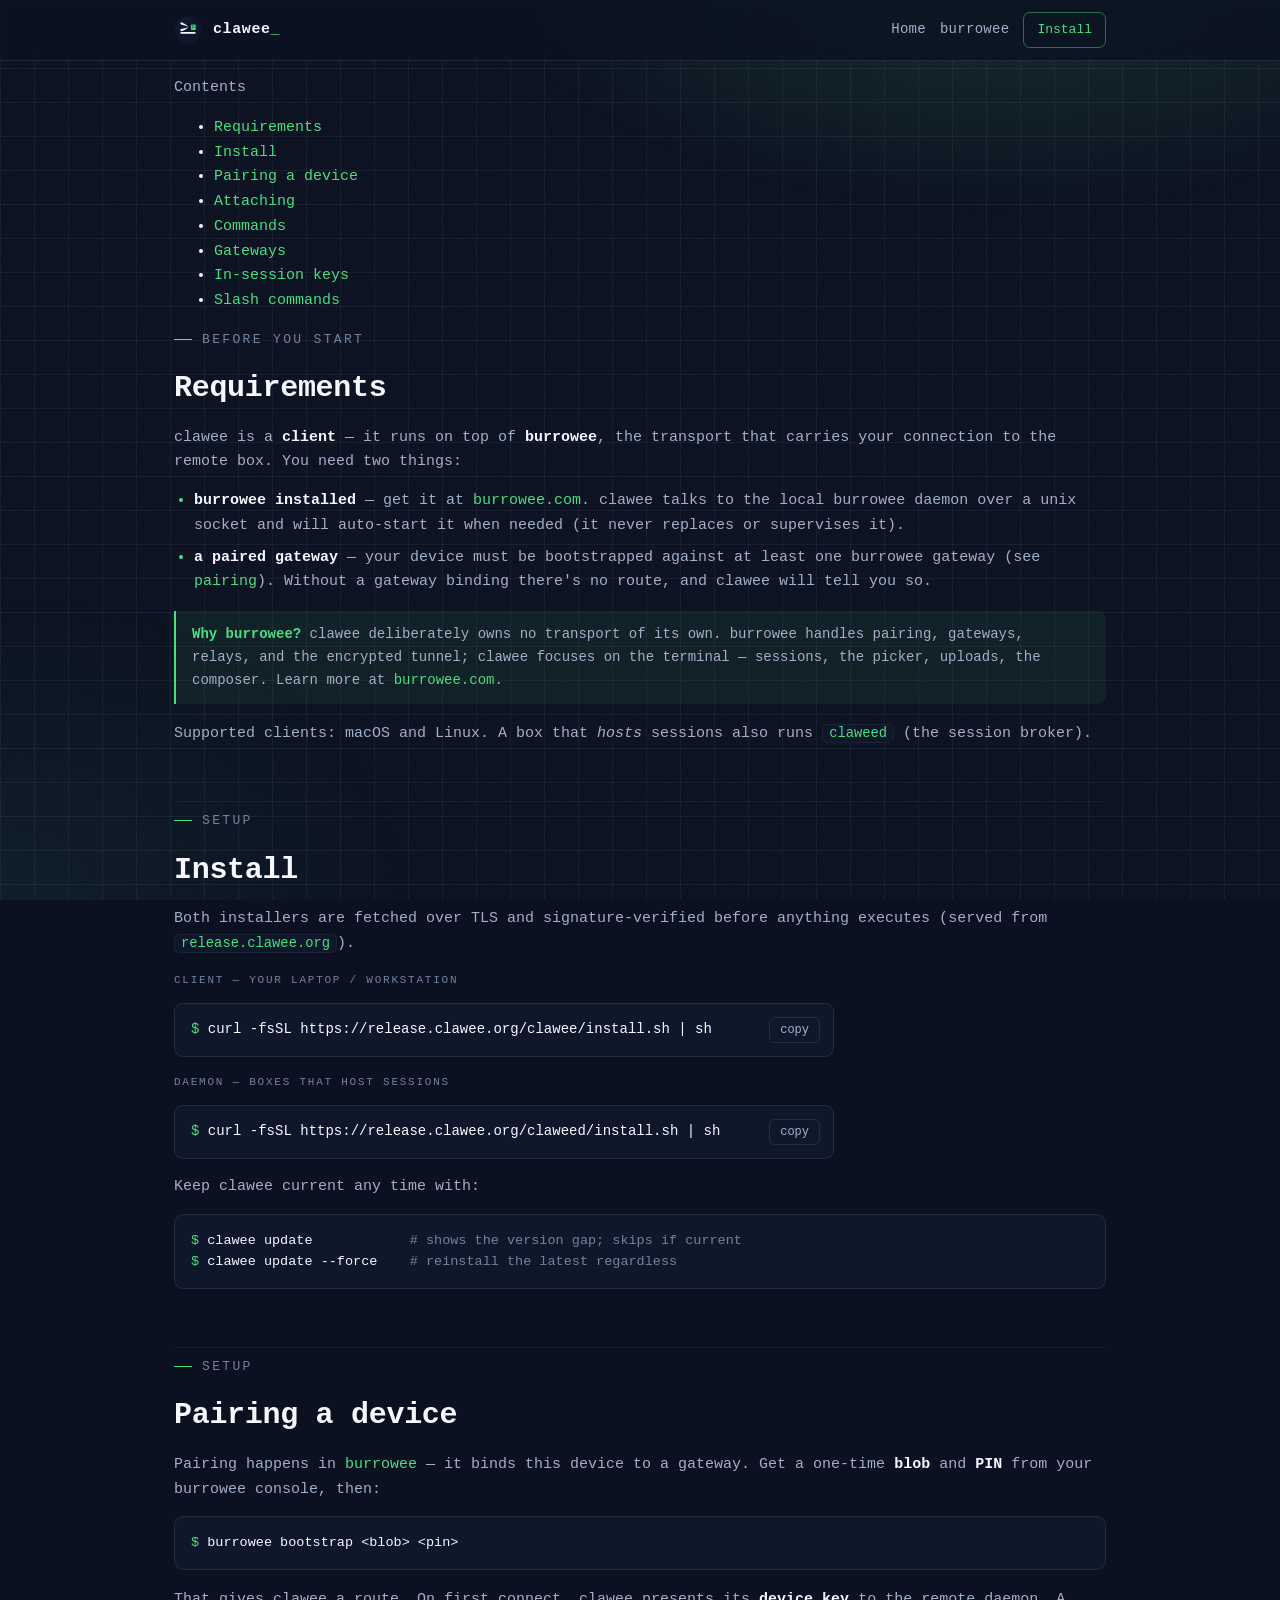
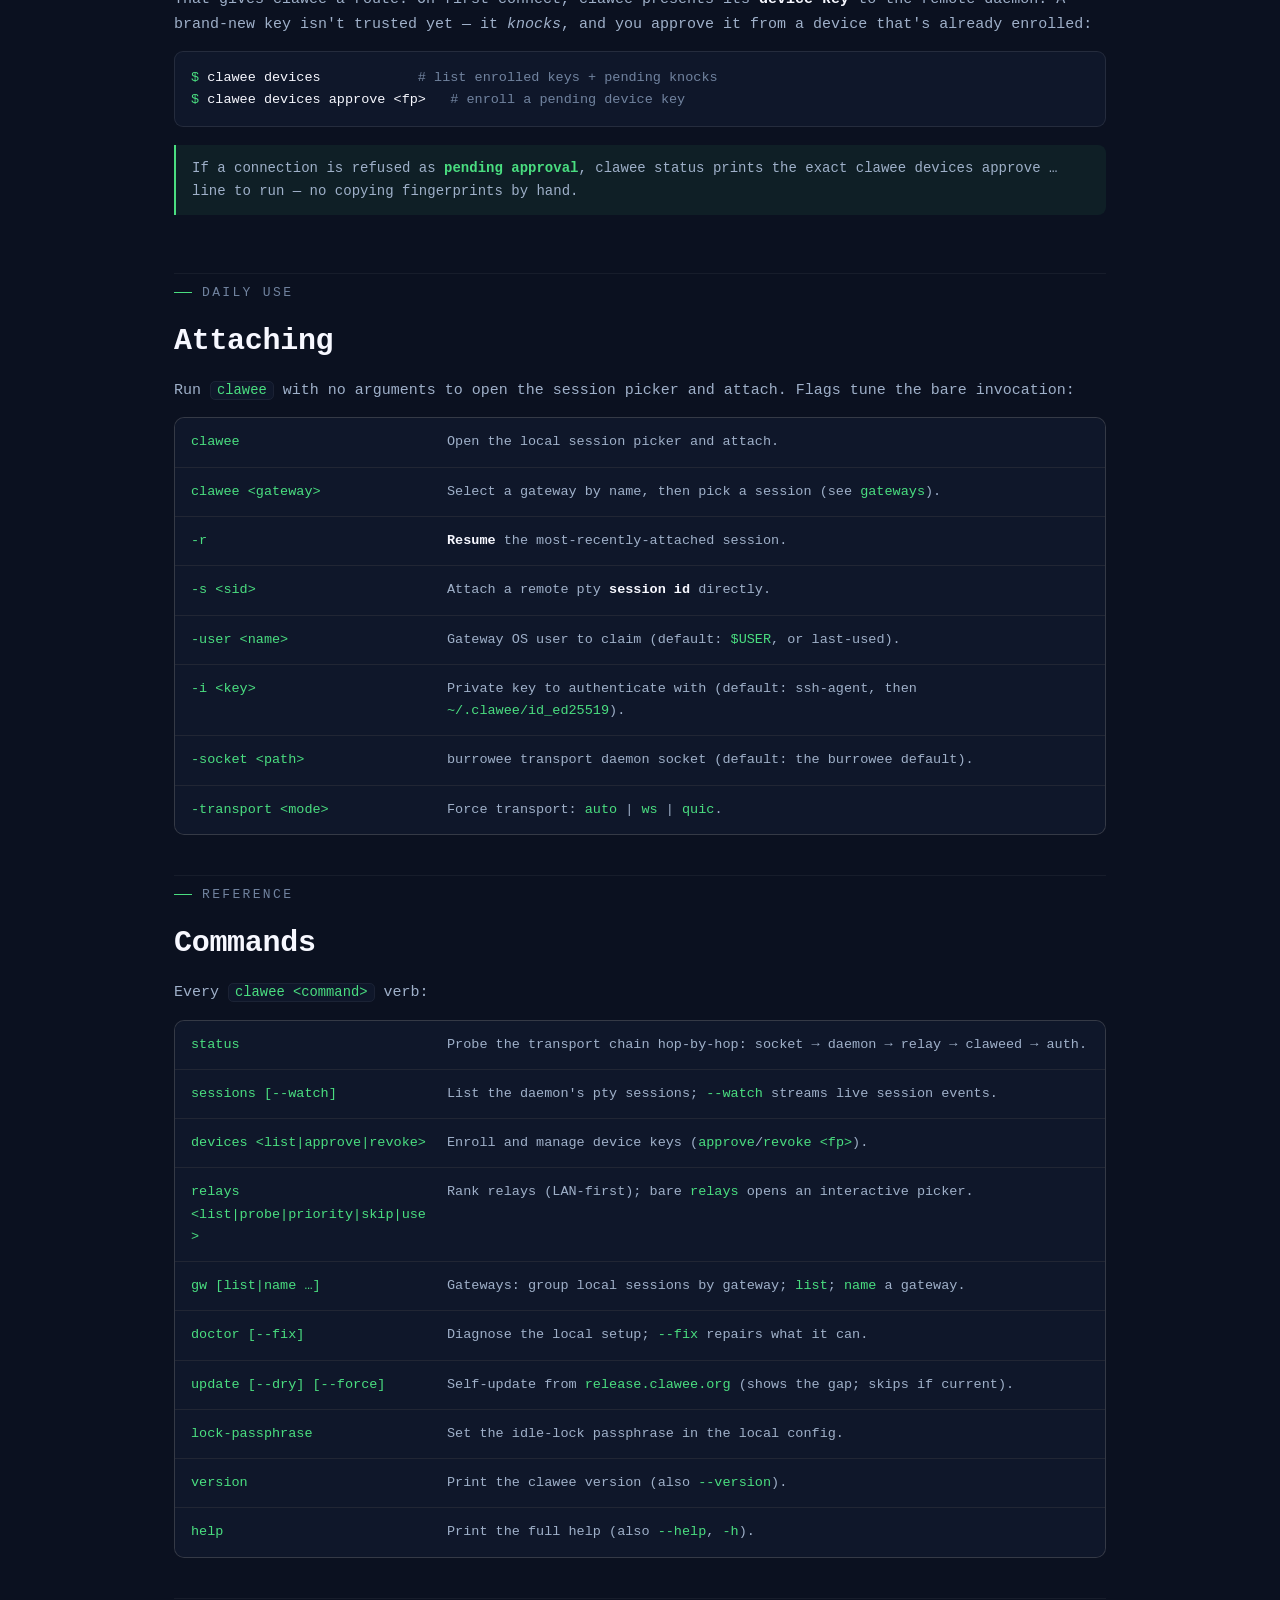
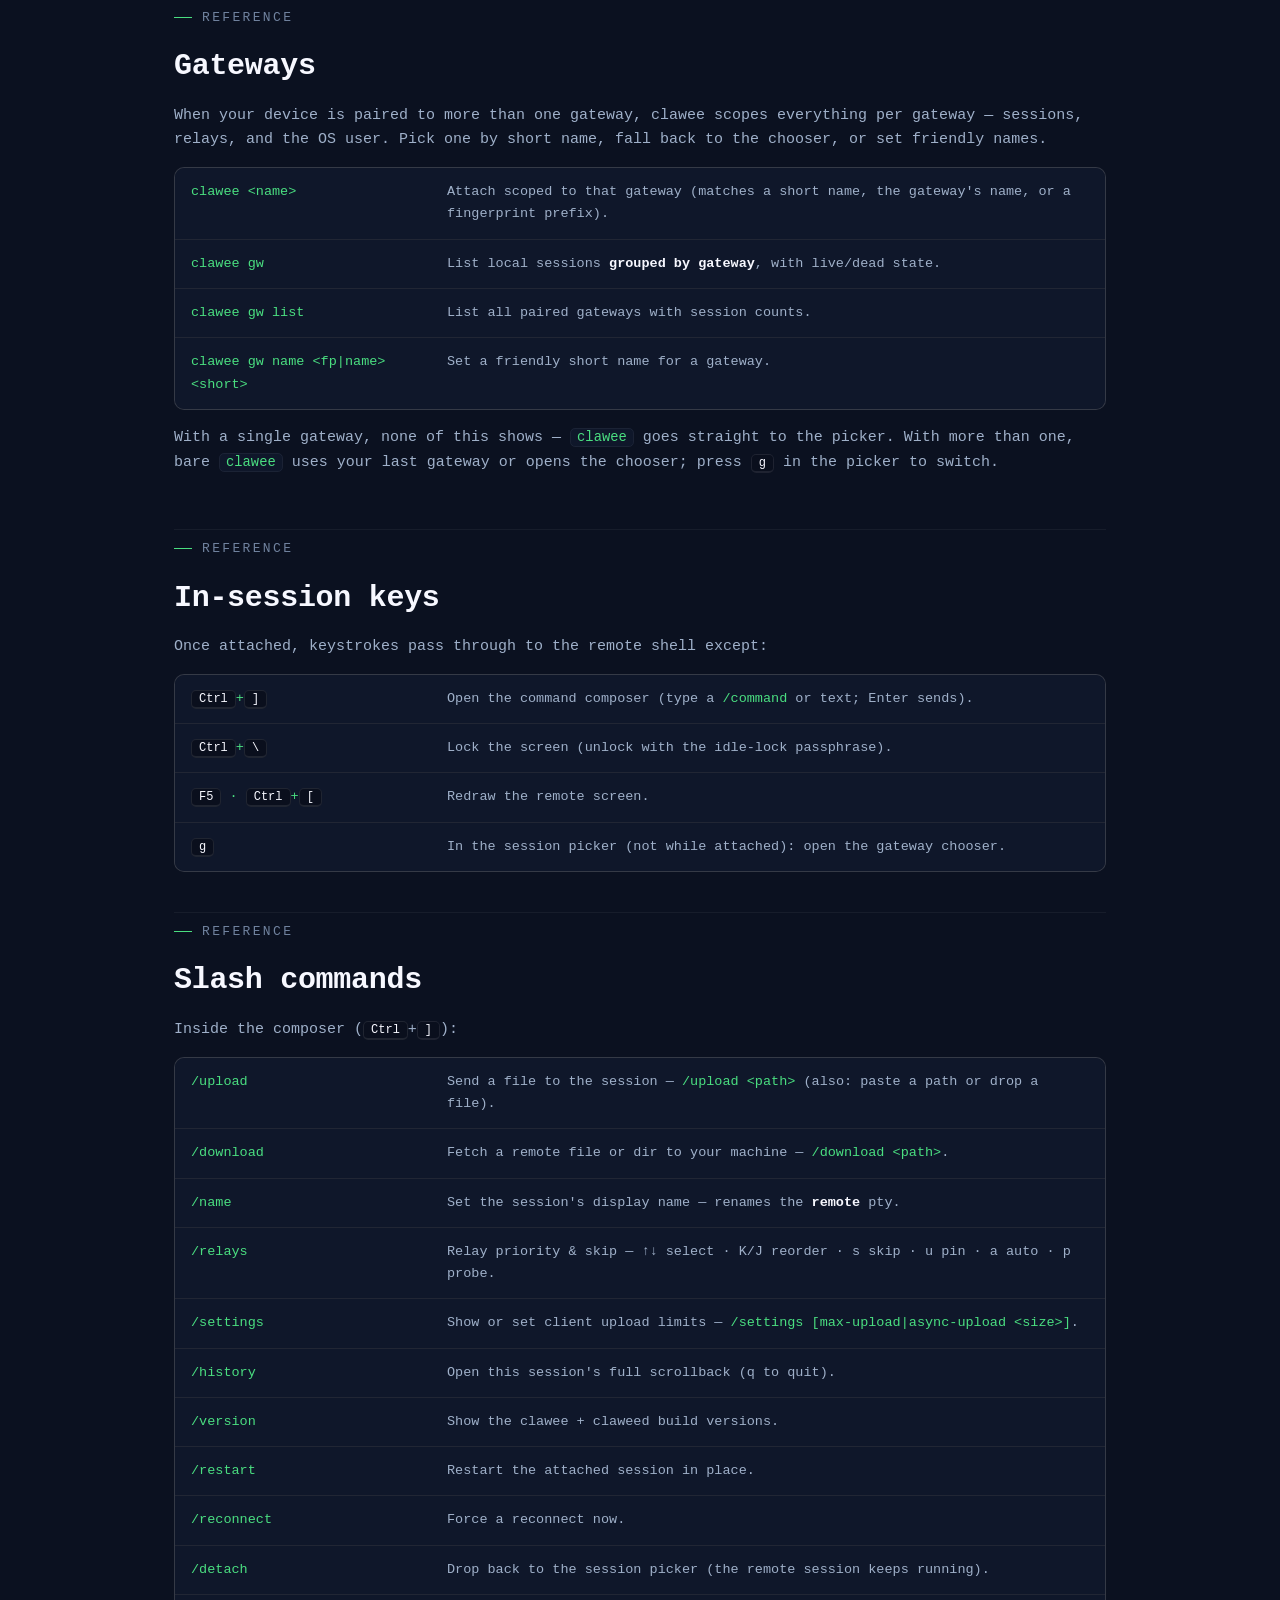
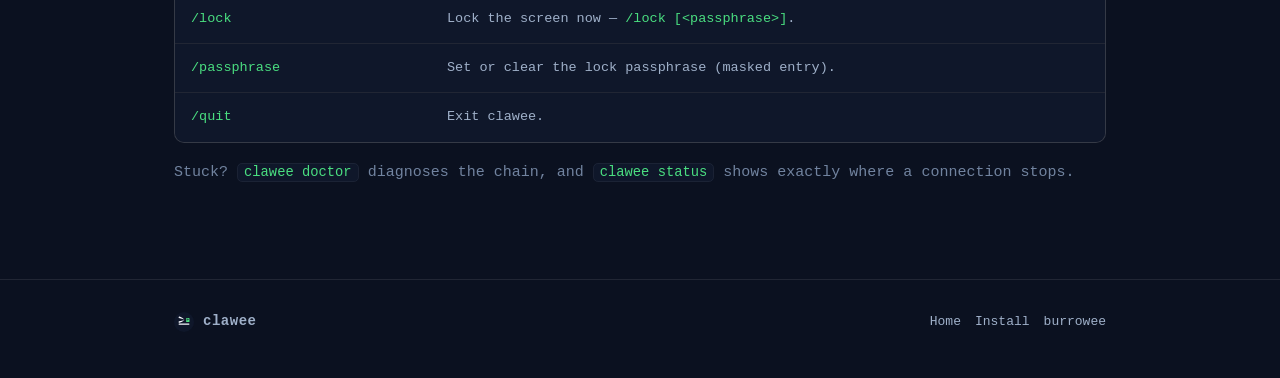
<file: help.html>
<!doctype html>
<html lang="en">
<head>
  <meta charset="utf-8">
  <meta name="viewport" content="width=device-width, initial-scale=1">
  <title>clawee — docs</title>
  <meta name="description" content="Install clawee, pair a device, and the full command reference. clawee runs on top of the burrowee transport.">
  <link rel="icon" type="image/svg+xml" href="assets/clawee-icon.svg">
  <link rel="stylesheet" href="style.css?v=2">
</head>
<body>
  <header>
    <div class="wrap nav">
      <a class="brand" href="index.html">
        <img src="assets/clawee-icon.svg" alt="">
        <span>clawee<span class="dot">_</span></span>
      </a>
      <span class="spacer"></span>
      <a class="link" href="index.html">Home</a>
      <a class="link" href="https://burrowee.com">burrowee</a>
      <a class="cta" href="#install">Install</a>
    </div>
  </header>

  <main class="wrap help-layout">
    <!-- TOC -->
    <nav class="toc">
      <p class="t">Contents</p>
      <ul>
        <li><a href="#requirements">Requirements</a></li>
        <li><a href="#install">Install</a></li>
        <li><a href="#pairing">Pairing a device</a></li>
        <li><a href="#attach">Attaching</a></li>
        <li><a href="#commands">Commands</a></li>
        <li><a href="#gateways">Gateways</a></li>
        <li><a href="#keys">In-session keys</a></li>
        <li><a href="#slash">Slash commands</a></li>
      </ul>
    </nav>

    <div class="doc">
      <!-- REQUIREMENTS -->
      <section id="requirements">
        <p class="section-h">Before you start</p>
        <h2>Requirements</h2>
        <p>
          clawee is a <strong>client</strong> — it runs on top of
          <a href="https://burrowee.com"><strong>burrowee</strong></a>, the transport that carries
          your connection to the remote box. You need two things:
        </p>
        <ul class="tight">
          <li><strong>burrowee installed</strong> — get it at <a href="https://burrowee.com">burrowee.com</a>. clawee talks to the local burrowee daemon over a unix socket and will auto-start it when needed (it never replaces or supervises it).</li>
          <li><strong>a paired gateway</strong> — your device must be bootstrapped against at least one burrowee gateway (see <a href="#pairing">pairing</a>). Without a gateway binding there's no route, and clawee will tell you so.</li>
        </ul>
        <div class="callout">
          <strong>Why burrowee?</strong> clawee deliberately owns no transport of its own. burrowee
          handles pairing, gateways, relays, and the encrypted tunnel; clawee focuses on the
          terminal — sessions, the picker, uploads, the composer. Learn more at
          <a href="https://burrowee.com">burrowee.com</a>.
        </div>
        <p>Supported clients: macOS and Linux. A box that <em>hosts</em> sessions also runs <code>claweed</code> (the session broker).</p>
      </section>

      <!-- INSTALL -->
      <section id="install">
        <p class="section-h">Setup</p>
        <h2>Install</h2>
        <p>Both installers are fetched over TLS and signature-verified before anything executes (served from <code>release.clawee.org</code>).</p>

        <p class="grp">Client — your laptop / workstation</p>
        <div class="cmd" style="margin-bottom:16px; max-width:660px">
          <code><span class="p">$ </span>curl -fsSL https://release.clawee.org/clawee/install.sh | sh</code>
          <button class="copy" data-copy="curl -fsSL https://release.clawee.org/clawee/install.sh | sh">copy</button>
        </div>

        <p class="grp">Daemon — boxes that host sessions</p>
        <div class="cmd" style="margin-bottom:16px; max-width:660px">
          <code><span class="p">$ </span>curl -fsSL https://release.clawee.org/claweed/install.sh | sh</code>
          <button class="copy" data-copy="curl -fsSL https://release.clawee.org/claweed/install.sh | sh">copy</button>
        </div>

        <p>Keep clawee current any time with:</p>
        <pre><span class="p">$</span> clawee update            <span class="mut"># shows the version gap; skips if current</span>
<span class="p">$</span> clawee update --force    <span class="mut"># reinstall the latest regardless</span></pre>
      </section>

      <!-- PAIRING -->
      <section id="pairing">
        <p class="section-h">Setup</p>
        <h2>Pairing a device</h2>
        <p>
          Pairing happens in <a href="https://burrowee.com">burrowee</a> — it binds this device to a
          gateway. Get a one-time <strong>blob</strong> and <strong>PIN</strong> from your burrowee
          console, then:
        </p>
        <pre><span class="p">$</span> burrowee bootstrap &lt;blob&gt; &lt;pin&gt;</pre>
        <p>
          That gives clawee a route. On first connect, clawee presents its <strong>device key</strong>
          to the remote daemon. A brand-new key isn't trusted yet — it <em>knocks</em>, and you approve
          it from a device that's already enrolled:
        </p>
        <pre><span class="p">$</span> clawee devices            <span class="mut"># list enrolled keys + pending knocks</span>
<span class="p">$</span> clawee devices approve &lt;fp&gt;   <span class="mut"># enroll a pending device key</span></pre>
        <div class="callout">
          If a connection is refused as <strong>pending approval</strong>, <code>clawee status</code>
          prints the exact <code>clawee devices approve …</code> line to run — no copying fingerprints by hand.
        </div>
      </section>

      <!-- ATTACHING -->
      <section id="attach">
        <p class="section-h">Daily use</p>
        <h2>Attaching</h2>
        <p>Run <code>clawee</code> with no arguments to open the session picker and attach. Flags tune the bare invocation:</p>
        <div class="cmds">
          <div class="row"><code>clawee</code><span class="d">Open the local session picker and attach.</span></div>
          <div class="row"><code>clawee &lt;gateway&gt;</code><span class="d">Select a gateway by name, then pick a session (see <a href="#gateways">gateways</a>).</span></div>
          <div class="row"><code>-r</code><span class="d"><b>Resume</b> the most-recently-attached session.</span></div>
          <div class="row"><code>-s &lt;sid&gt;</code><span class="d">Attach a remote pty <b>session id</b> directly.</span></div>
          <div class="row"><code>-user &lt;name&gt;</code><span class="d">Gateway OS user to claim (default: <code>$USER</code>, or last-used).</span></div>
          <div class="row"><code>-i &lt;key&gt;</code><span class="d">Private key to authenticate with (default: ssh-agent, then <code>~/.clawee/id_ed25519</code>).</span></div>
          <div class="row"><code>-socket &lt;path&gt;</code><span class="d">burrowee transport daemon socket (default: the burrowee default).</span></div>
          <div class="row"><code>-transport &lt;mode&gt;</code><span class="d">Force transport: <code>auto</code> | <code>ws</code> | <code>quic</code>.</span></div>
        </div>
      </section>

      <!-- COMMANDS -->
      <section id="commands">
        <p class="section-h">Reference</p>
        <h2>Commands</h2>
        <p>Every <code>clawee &lt;command&gt;</code> verb:</p>
        <div class="cmds">
          <div class="row"><code>status</code><span class="d">Probe the transport chain hop-by-hop: socket → daemon → relay → claweed → auth.</span></div>
          <div class="row"><code>sessions [--watch]</code><span class="d">List the daemon's pty sessions; <code>--watch</code> streams live session events.</span></div>
          <div class="row"><code>devices &lt;list|approve|revoke&gt;</code><span class="d">Enroll and manage device keys (<code>approve</code>/<code>revoke &lt;fp&gt;</code>).</span></div>
          <div class="row"><code>relays &lt;list|probe|priority|skip|use&gt;</code><span class="d">Rank relays (LAN-first); bare <code>relays</code> opens an interactive picker.</span></div>
          <div class="row"><code>gw [list|name …]</code><span class="d">Gateways: group local sessions by gateway; <code>list</code>; <code>name</code> a gateway.</span></div>
          <div class="row"><code>doctor [--fix]</code><span class="d">Diagnose the local setup; <code>--fix</code> repairs what it can.</span></div>
          <div class="row"><code>update [--dry] [--force]</code><span class="d">Self-update from <code>release.clawee.org</code> (shows the gap; skips if current).</span></div>
          <div class="row"><code>lock-passphrase</code><span class="d">Set the idle-lock passphrase in the local config.</span></div>
          <div class="row"><code>version</code><span class="d">Print the clawee version (also <code>--version</code>).</span></div>
          <div class="row"><code>help</code><span class="d">Print the full help (also <code>--help</code>, <code>-h</code>).</span></div>
        </div>
      </section>

      <!-- GATEWAYS -->
      <section id="gateways">
        <p class="section-h">Reference</p>
        <h2>Gateways</h2>
        <p>
          When your device is paired to more than one gateway, clawee scopes everything per gateway —
          sessions, relays, and the OS user. Pick one by short name, fall back to the chooser, or set
          friendly names.
        </p>
        <div class="cmds">
          <div class="row"><code>clawee &lt;name&gt;</code><span class="d">Attach scoped to that gateway (matches a short name, the gateway's name, or a fingerprint prefix).</span></div>
          <div class="row"><code>clawee gw</code><span class="d">List local sessions <b>grouped by gateway</b>, with live/dead state.</span></div>
          <div class="row"><code>clawee gw list</code><span class="d">List all paired gateways with session counts.</span></div>
          <div class="row"><code>clawee gw name &lt;fp|name&gt; &lt;short&gt;</code><span class="d">Set a friendly short name for a gateway.</span></div>
        </div>
        <p style="margin-top:16px">
          With a single gateway, none of this shows — <code>clawee</code> goes straight to the picker.
          With more than one, bare <code>clawee</code> uses your last gateway or opens the chooser; press
          <kbd>g</kbd> in the picker to switch.
        </p>
      </section>

      <!-- KEYS -->
      <section id="keys">
        <p class="section-h">Reference</p>
        <h2>In-session keys</h2>
        <p>Once attached, keystrokes pass through to the remote shell except:</p>
        <div class="cmds">
          <div class="row"><code><kbd>Ctrl</kbd>+<kbd>]</kbd></code><span class="d">Open the command composer (type a <code>/command</code> or text; Enter sends).</span></div>
          <div class="row"><code><kbd>Ctrl</kbd>+<kbd>\</kbd></code><span class="d">Lock the screen (unlock with the idle-lock passphrase).</span></div>
          <div class="row"><code><kbd>F5</kbd> · <kbd>Ctrl</kbd>+<kbd>[</kbd></code><span class="d">Redraw the remote screen.</span></div>
          <div class="row"><code><kbd>g</kbd></code><span class="d">In the session picker (not while attached): open the gateway chooser.</span></div>
        </div>
      </section>

      <!-- SLASH -->
      <section id="slash">
        <p class="section-h">Reference</p>
        <h2>Slash commands</h2>
        <p>Inside the composer (<kbd>Ctrl</kbd>+<kbd>]</kbd>):</p>
        <div class="cmds">
          <div class="row"><code>/upload</code><span class="d">Send a file to the session — <code>/upload &lt;path&gt;</code> (also: paste a path or drop a file).</span></div>
          <div class="row"><code>/download</code><span class="d">Fetch a remote file or dir to your machine — <code>/download &lt;path&gt;</code>.</span></div>
          <div class="row"><code>/name</code><span class="d">Set the session's display name — renames the <b>remote</b> pty.</span></div>
          <div class="row"><code>/relays</code><span class="d">Relay priority &amp; skip — ↑↓ select · K/J reorder · s skip · u pin · a auto · p probe.</span></div>
          <div class="row"><code>/settings</code><span class="d">Show or set client upload limits — <code>/settings [max-upload|async-upload &lt;size&gt;]</code>.</span></div>
          <div class="row"><code>/history</code><span class="d">Open this session's full scrollback (q to quit).</span></div>
          <div class="row"><code>/version</code><span class="d">Show the clawee + claweed build versions.</span></div>
          <div class="row"><code>/restart</code><span class="d">Restart the attached session in place.</span></div>
          <div class="row"><code>/reconnect</code><span class="d">Force a reconnect now.</span></div>
          <div class="row"><code>/detach</code><span class="d">Drop back to the session picker (the remote session keeps running).</span></div>
          <div class="row"><code>/lock</code><span class="d">Lock the screen now — <code>/lock [&lt;passphrase&gt;]</code>.</span></div>
          <div class="row"><code>/passphrase</code><span class="d">Set or clear the lock passphrase (masked entry).</span></div>
          <div class="row"><code>/quit</code><span class="d">Exit clawee.</span></div>
        </div>
        <p style="margin-top:18px; color:var(--dim)">
          Stuck? <code>clawee doctor</code> diagnoses the chain, and <code>clawee status</code> shows
          exactly where a connection stops.
        </p>
      </section>
    </div>
  </main>

  <footer>
    <div class="wrap foot">
      <a class="brand" href="index.html" style="gap:9px">
        <img src="assets/clawee-icon.svg" alt="" style="width:20px;height:20px">
        <span style="font-size:14px">clawee</span>
      </a>
      <span class="spacer"></span>
      <a href="index.html">Home</a>
      <a href="#install">Install</a>
      <a href="https://burrowee.com">burrowee</a>
    </div>
  </footer>

  <script src="script.js?v=2"></script>
</body>
</html>
</file>
<file: style.css>
/* clawee.org — terminal client brand site
   Aesthetic: terminal/dark, fully monospace, terminal-green accent.
   Palette from the clawee icon: #0F172A slate, #F7F8FF ink, #4ADE80 green.
   Self-contained: system monospace stack, no CDNs, no webfonts. */

:root {
  --bg:        #0b1120;          /* a touch deeper than the icon's #0F172A */
  --bg-panel:  #0f172a;          /* the icon slate — panels/cards */
  --bg-bar:    #0a0f1d;          /* terminal title bar */
  --ink:       #f7f8ff;          /* near-white text */
  --muted:     #9fb0c9;          /* secondary text */
  --dim:       #71839f;          /* tertiary / comments (4.89:1 on --bg — WCAG AA) */
  --accent:    #4ade80;          /* terminal green */
  --accent-2:  #34d399;          /* deeper green */
  --warn:      #fbbf24;
  --line:      rgba(247, 248, 255, 0.09);
  --line-soft: rgba(247, 248, 255, 0.05);
  --glow:      rgba(74, 222, 128, 0.16);
  --mono: ui-monospace, "SF Mono", "JetBrains Mono", "Cascadia Code",
          "Roboto Mono", Menlo, Monaco, "Liberation Mono", monospace;
  --maxw: 980px;
  --r: 10px;
}

* { box-sizing: border-box; }

html { scroll-behavior: smooth; }

body {
  margin: 0;
  font-family: var(--mono);
  background: var(--bg);
  color: var(--ink);
  line-height: 1.65;
  font-size: 15px;
  -webkit-font-smoothing: antialiased;
  text-rendering: optimizeLegibility;
  overflow-x: hidden;
}

/* atmosphere: green glow + faint grid + grain overlay */
body::before {
  content: "";
  position: fixed;
  inset: 0;
  z-index: -2;
  background:
    radial-gradient(900px 480px at 78% -8%, var(--glow), transparent 60%),
    radial-gradient(700px 520px at 0% 100%, rgba(52, 211, 153, 0.06), transparent 60%),
    linear-gradient(var(--line-soft) 1px, transparent 1px) 0 0 / 100% 34px,
    linear-gradient(90deg, var(--line-soft) 1px, transparent 1px) 0 0 / 34px 100%;
}
/* grain */
body::after {
  content: "";
  position: fixed;
  inset: 0;
  z-index: -1;
  pointer-events: none;
  opacity: 0.035;
  background-image: url("data:image/svg+xml,%3Csvg xmlns='http://www.w3.org/2000/svg' width='120' height='120'%3E%3Cfilter id='n'%3E%3CfeTurbulence type='fractalNoise' baseFrequency='0.9' numOctaves='2'/%3E%3C/filter%3E%3Crect width='100%25' height='100%25' filter='url(%23n)'/%3E%3C/svg%3E");
}

a { color: var(--accent); text-decoration: none; }
a:hover { text-decoration: underline; text-underline-offset: 3px; }

.wrap { max-width: var(--maxw); margin: 0 auto; padding: 0 24px; }

/* ---------- header / nav ---------- */
header {
  position: sticky;
  top: 0;
  z-index: 10;
  backdrop-filter: blur(8px);
  background: color-mix(in srgb, var(--bg) 78%, transparent);
  border-bottom: 1px solid var(--line);
}
.nav {
  display: flex;
  align-items: center;
  gap: 14px;
  height: 60px;
}
.brand {
  display: flex;
  align-items: center;
  gap: 11px;
  font-weight: 700;
  color: var(--ink);
  letter-spacing: 0.04em;
}
.brand img { width: 28px; height: 28px; display: block; }
.brand .dot { color: var(--accent); }
.brand:hover { text-decoration: none; }
.nav .spacer { flex: 1; }
.nav a.link { color: var(--muted); font-size: 14px; letter-spacing: 0.02em; }
.nav a.link:hover { color: var(--ink); text-decoration: none; }
.nav a.cta {
  color: var(--accent);
  border: 1px solid color-mix(in srgb, var(--accent) 45%, transparent);
  padding: 6px 13px;
  border-radius: 7px;
  font-size: 13px;
}
.nav a.cta:hover { background: var(--glow); text-decoration: none; }

/* ---------- hero ---------- */
.hero { padding: 84px 0 36px; }
.eyebrow {
  color: var(--accent);
  font-size: 13px;
  letter-spacing: 0.22em;
  text-transform: uppercase;
  margin-bottom: 20px;
}
.eyebrow::before { content: "❯ "; opacity: 0.7; }
h1 {
  font-size: clamp(34px, 6vw, 62px);
  line-height: 1.05;
  margin: 0 0 18px;
  letter-spacing: -0.02em;
  font-weight: 700;
}
h1 .g { color: var(--accent); }
.lede {
  font-size: clamp(15px, 2.2vw, 19px);
  color: var(--muted);
  max-width: 60ch;
  margin: 0 0 30px;
}
.cursor {
  display: inline-block;
  width: 0.62ch;
  height: 1.05em;
  background: var(--accent);
  vertical-align: -0.16em;
  margin-left: 2px;
  animation: blink 1.1s steps(1) infinite;
}
@keyframes blink { 50% { opacity: 0; } }

.hero-actions { display: flex; flex-wrap: wrap; gap: 12px; align-items: center; }

/* ---------- terminal window ---------- */
.term {
  border: 1px solid var(--line);
  border-radius: var(--r);
  background: var(--bg-panel);
  box-shadow: 0 24px 60px -28px rgba(0, 0, 0, 0.8),
              0 0 0 1px var(--line-soft) inset;
  overflow: hidden;
}
.term-bar {
  display: flex;
  align-items: center;
  gap: 8px;
  padding: 11px 14px;
  background: var(--bg-bar);
  border-bottom: 1px solid var(--line);
}
.term-bar .b { width: 11px; height: 11px; border-radius: 50%; background: #2b3854; }
.term-bar .b.g { background: var(--accent); box-shadow: 0 0 10px var(--glow); }
.term-bar .t {
  margin-left: 8px; color: var(--dim); font-size: 12px; letter-spacing: 0.04em;
}
.term-body { padding: 20px 20px 22px; font-size: 14px; }
.term-body .ln { white-space: pre-wrap; word-break: break-word; }
.term-body .p { color: var(--accent); }       /* prompt */
.term-body .c { color: var(--ink); }           /* command */
.term-body .o { color: var(--muted); }         /* output */
.term-body .ok { color: var(--accent); }
.term-body .mut { color: var(--dim); }

/* hero mini session-picker — real CSS box (no fragile ASCII alignment) */
.term-body .picker {
  border: 1px solid var(--line);
  border-radius: 7px;
  margin: 9px 0 4px;
  overflow: hidden;
}
.term-body .picker .ph,
.term-body .picker .pr {
  display: grid;
  grid-template-columns: 1.2fr 1fr auto;
  align-items: center;
  gap: 12px;
  padding: 6px 12px;
}
.term-body .picker .ph span:nth-child(3),
.term-body .picker .pr span:nth-child(3) { text-align: right; min-width: 8ch; }
.term-body .picker .ph {
  color: var(--muted);
  background: var(--bg-bar);
  border-bottom: 1px solid var(--line-soft);
  font-size: 13px;
}
.term-body .picker .ph .gw { color: var(--dim); }
.term-body .picker .pr .sel { color: var(--accent); }
.term-body .picker .pr .name { color: var(--ink); }
.term-body .picker .pr .name.dim { color: var(--dim); }
.term-body .picker .pr .st-live { color: var(--accent); }
.term-body .picker .pr .st-dead { color: var(--dim); }

.hero-grid {
  display: grid;
  grid-template-columns: 1fr;
  gap: 40px;
  align-items: start;
}
@media (min-width: 860px) {
  .hero-grid { grid-template-columns: 1.05fr 0.95fr; gap: 48px; }
}

/* ---------- buttons / command snippet ---------- */
.btn {
  display: inline-flex; align-items: center; gap: 9px;
  padding: 11px 18px; border-radius: 8px;
  font-family: var(--mono); font-size: 14px; font-weight: 600;
  cursor: pointer; border: 1px solid transparent; letter-spacing: 0.01em;
}
.btn-primary { background: var(--accent); color: #06210f; }
.btn-primary:hover { background: #62e993; text-decoration: none; }
.btn-ghost { background: transparent; color: var(--ink); border-color: var(--line); }
.btn-ghost:hover { border-color: color-mix(in srgb, var(--accent) 50%, transparent); color: var(--accent); text-decoration: none; }

/* version badge (bumped per release — see CLAUDE.md) */
.ver {
  display: inline-block;
  font-size: 0.42em;
  font-weight: 600;
  vertical-align: middle;
  color: var(--accent);
  border: 1px solid color-mix(in srgb, var(--accent) 40%, transparent);
  border-radius: 999px;
  padding: 3px 10px;
  letter-spacing: 0.04em;
  transform: translateY(-2px);
}

/* copyable command */
.cmd {
  display: flex; align-items: center; gap: 12px;
  background: var(--bg-panel);
  border: 1px solid var(--line);
  border-radius: 9px;
  padding: 13px 13px 13px 16px;
  font-size: 14px;
  max-width: 100%;
}
.cmd code { color: var(--ink); white-space: nowrap; overflow-x: auto; flex: 1; }
.cmd code .p { color: var(--accent); user-select: none; }
.cmd .copy {
  flex: none;
  background: transparent; color: var(--muted);
  border: 1px solid var(--line); border-radius: 6px;
  padding: 5px 10px; font-family: var(--mono); font-size: 12px; cursor: pointer;
  transition: color .15s, border-color .15s;
}
.cmd .copy:hover { color: var(--accent); border-color: color-mix(in srgb, var(--accent) 50%, transparent); }
.cmd .copy.copied { color: var(--accent); border-color: var(--accent); }

/* ---------- sections ---------- */
section { padding: 30px 0; }
.section-h {
  font-size: 13px; letter-spacing: 0.18em; text-transform: uppercase;
  color: var(--dim); margin: 0 0 22px; display: flex; align-items: center; gap: 10px;
}
.section-h::before { content: ""; width: 18px; height: 1px; background: var(--accent); }

h2 { font-size: clamp(22px, 3.4vw, 30px); letter-spacing: -0.01em; margin: 0 0 12px; }
h3 { font-size: 17px; margin: 0 0 8px; color: var(--ink); letter-spacing: 0.01em; }
p { color: var(--muted); }
p strong, li strong { color: var(--ink); font-weight: 600; }

/* feature row */
.flow {
  display: flex; flex-wrap: wrap; align-items: center; gap: 10px;
  font-size: 13.5px; color: var(--muted);
  border: 1px dashed var(--line); border-radius: 9px; padding: 14px 16px;
}
.flow .node { color: var(--ink); }
.flow .arr { color: var(--accent); opacity: 0.8; }
.flow .rem { color: var(--accent); }

.cards { display: grid; grid-template-columns: 1fr; gap: 16px; }
@media (min-width: 720px) { .cards { grid-template-columns: repeat(3, 1fr); } }
.card {
  border: 1px solid var(--line); border-radius: var(--r);
  background: linear-gradient(180deg, var(--bg-panel), color-mix(in srgb, var(--bg-panel) 70%, var(--bg)));
  padding: 20px;
}
.card .k { color: var(--accent); font-size: 12px; letter-spacing: 0.12em; text-transform: uppercase; }
.card h3 { margin: 10px 0 6px; }
.card p { margin: 0; font-size: 14px; }

/* ---------- help page ---------- */
.doc h1, .doc h2 { margin-top: 8px; scroll-margin-top: 80px; }
/* the docs page title is an h1 for document outline; render it exactly like a section h2 */
.doc h1 { font-size: clamp(22px, 3.4vw, 30px); line-height: inherit; letter-spacing: -0.01em; margin-bottom: 12px; font-weight: 700; }
.doc section { padding: 0 0 40px; border-bottom: 1px solid var(--line-soft); margin-bottom: 8px; }
.doc section:last-child { border-bottom: 0; }
.doc p { margin: 0 0 14px; }
.callout {
  border-left: 2px solid var(--accent);
  background: color-mix(in srgb, var(--accent) 7%, transparent);
  padding: 12px 16px; border-radius: 0 8px 8px 0; margin: 0 0 18px;
  color: var(--muted); font-size: 14px;
}
.callout strong { color: var(--accent); }

/* command table */
.cmds { display: grid; gap: 1px; background: var(--line); border: 1px solid var(--line); border-radius: var(--r); overflow: hidden; }
.cmds .row { display: grid; grid-template-columns: 1fr; gap: 2px; background: var(--bg-panel); padding: 13px 16px; }
@media (min-width: 680px) { .cmds .row { grid-template-columns: 240px 1fr; gap: 16px; align-items: baseline; } }
.cmds .row code { color: var(--accent); font-size: 13.5px; white-space: normal; overflow-wrap: anywhere; word-break: break-word; }
.cmds .row .d { color: var(--muted); font-size: 13.5px; }
.cmds .row .d b { color: var(--ink); font-weight: 600; }
.grp { color: var(--dim); font-size: 11px; letter-spacing: 0.16em; text-transform: uppercase; margin: 26px 0 12px; }

kbd {
  font-family: var(--mono); font-size: 12px;
  background: var(--bg-bar); border: 1px solid var(--line);
  border-bottom-width: 2px; border-radius: 5px; padding: 1px 7px; color: var(--ink);
}

/* code block */
pre {
  background: var(--bg-panel); border: 1px solid var(--line); border-radius: 9px;
  padding: 15px 16px; overflow-x: auto; margin: 0 0 18px; font-size: 13.5px; line-height: 1.6;
  font-family: var(--mono);
}
pre .p { color: var(--accent); }
pre .mut { color: var(--dim); }
code { font-family: var(--mono); }
p code, li code { background: var(--bg-panel); border: 1px solid var(--line-soft); border-radius: 5px; padding: 1px 6px; color: var(--accent); font-size: 0.92em; }

ul.tight { margin: 0 0 16px; padding-left: 20px; }
ul.tight li { color: var(--muted); margin: 0 0 7px; }
ul.tight li::marker { color: var(--accent); }

/* numbered setup steps */
ol.steps { list-style: none; counter-reset: step; margin: 4px 0 18px; padding: 0; }
ol.steps > li { counter-increment: step; position: relative; padding: 0 0 20px 42px; }
ol.steps > li:last-child { padding-bottom: 0; }
ol.steps > li::before {
  content: counter(step); position: absolute; left: 0; top: 1px;
  width: 26px; height: 26px; line-height: 25px; text-align: center;
  border: 1px solid var(--accent); border-radius: 6px;
  color: var(--accent); font-size: 13px; font-weight: 600;
  background: color-mix(in srgb, var(--accent) 9%, transparent);
}
ol.steps > li .st { display: block; color: var(--ink); font-weight: 600; margin: 3px 0 8px; }
ol.steps > li p { margin: 0 0 10px; color: var(--muted); }
ol.steps > li > *:last-child { margin-bottom: 0; }

/* ---------- footer ---------- */
footer { border-top: 1px solid var(--line); margin-top: 40px; padding: 30px 0 44px; }
.foot { display: flex; flex-wrap: wrap; gap: 14px; align-items: center; color: var(--dim); font-size: 13px; }
.foot .spacer { flex: 1; }
.foot a { color: var(--muted); }
.foot a:hover { color: var(--accent); text-decoration: none; }

/* page-load reveal */
@media (prefers-reduced-motion: no-preference) {
  .reveal { opacity: 0; transform: translateY(10px); animation: rise .6s cubic-bezier(.2,.7,.2,1) forwards; }
  .reveal.d1 { animation-delay: .05s; }
  .reveal.d2 { animation-delay: .13s; }
  .reveal.d3 { animation-delay: .21s; }
  .reveal.d4 { animation-delay: .29s; }
  @keyframes rise { to { opacity: 1; transform: none; } }
}

/* docs multi-page chrome */
.wrap.docs-wide { max-width: 1240px; }
.docs-layout { display: grid; grid-template-columns: 200px minmax(0,1fr); gap: 34px; align-items: start; }
.docs-side {
  position: sticky; top: 24px; display: flex; flex-direction: column; gap: 2px; font-size: 14px;
  max-height: calc(100vh - 48px); overflow-y: auto;
}
.docs-side a { color: var(--muted); padding: 5px 10px; border-radius: 6px; text-decoration: none; }
.docs-side a:hover { color: var(--ink); }
.docs-side a.active { color: var(--accent); background: var(--bg-bar); }

/* active-page tree node: native <details> — its own section links nested underneath */
.docs-side summary {
  list-style: none; cursor: pointer; user-select: none;
  display: flex; align-items: center; gap: 7px;
  color: var(--accent); background: var(--bg-bar);
  padding: 5px 10px; border-radius: 6px;
}
.docs-side summary::-webkit-details-marker { display: none; }
.docs-side summary::before {
  content: "▸"; font-size: 10px; color: var(--dim); transition: transform 0.15s;
}
.docs-side details[open] summary::before { transform: rotate(90deg); }
.docs-side details ul {
  list-style: none; margin: 2px 0 6px; padding: 0 0 0 21px;
  display: flex; flex-direction: column; gap: 1px;
}
.docs-side details li { margin: 0; }
.docs-side details a { display: block; padding: 4px 8px; font-size: 13px; }
@media (max-width: 860px) {
  .docs-layout { grid-template-columns: 1fr; }
  .docs-side { position: static; flex-direction: row; flex-wrap: wrap; gap: 4px 10px; max-height: none; overflow-y: visible; }
  .docs-side details { flex: 1 1 100%; }
}
</file>
